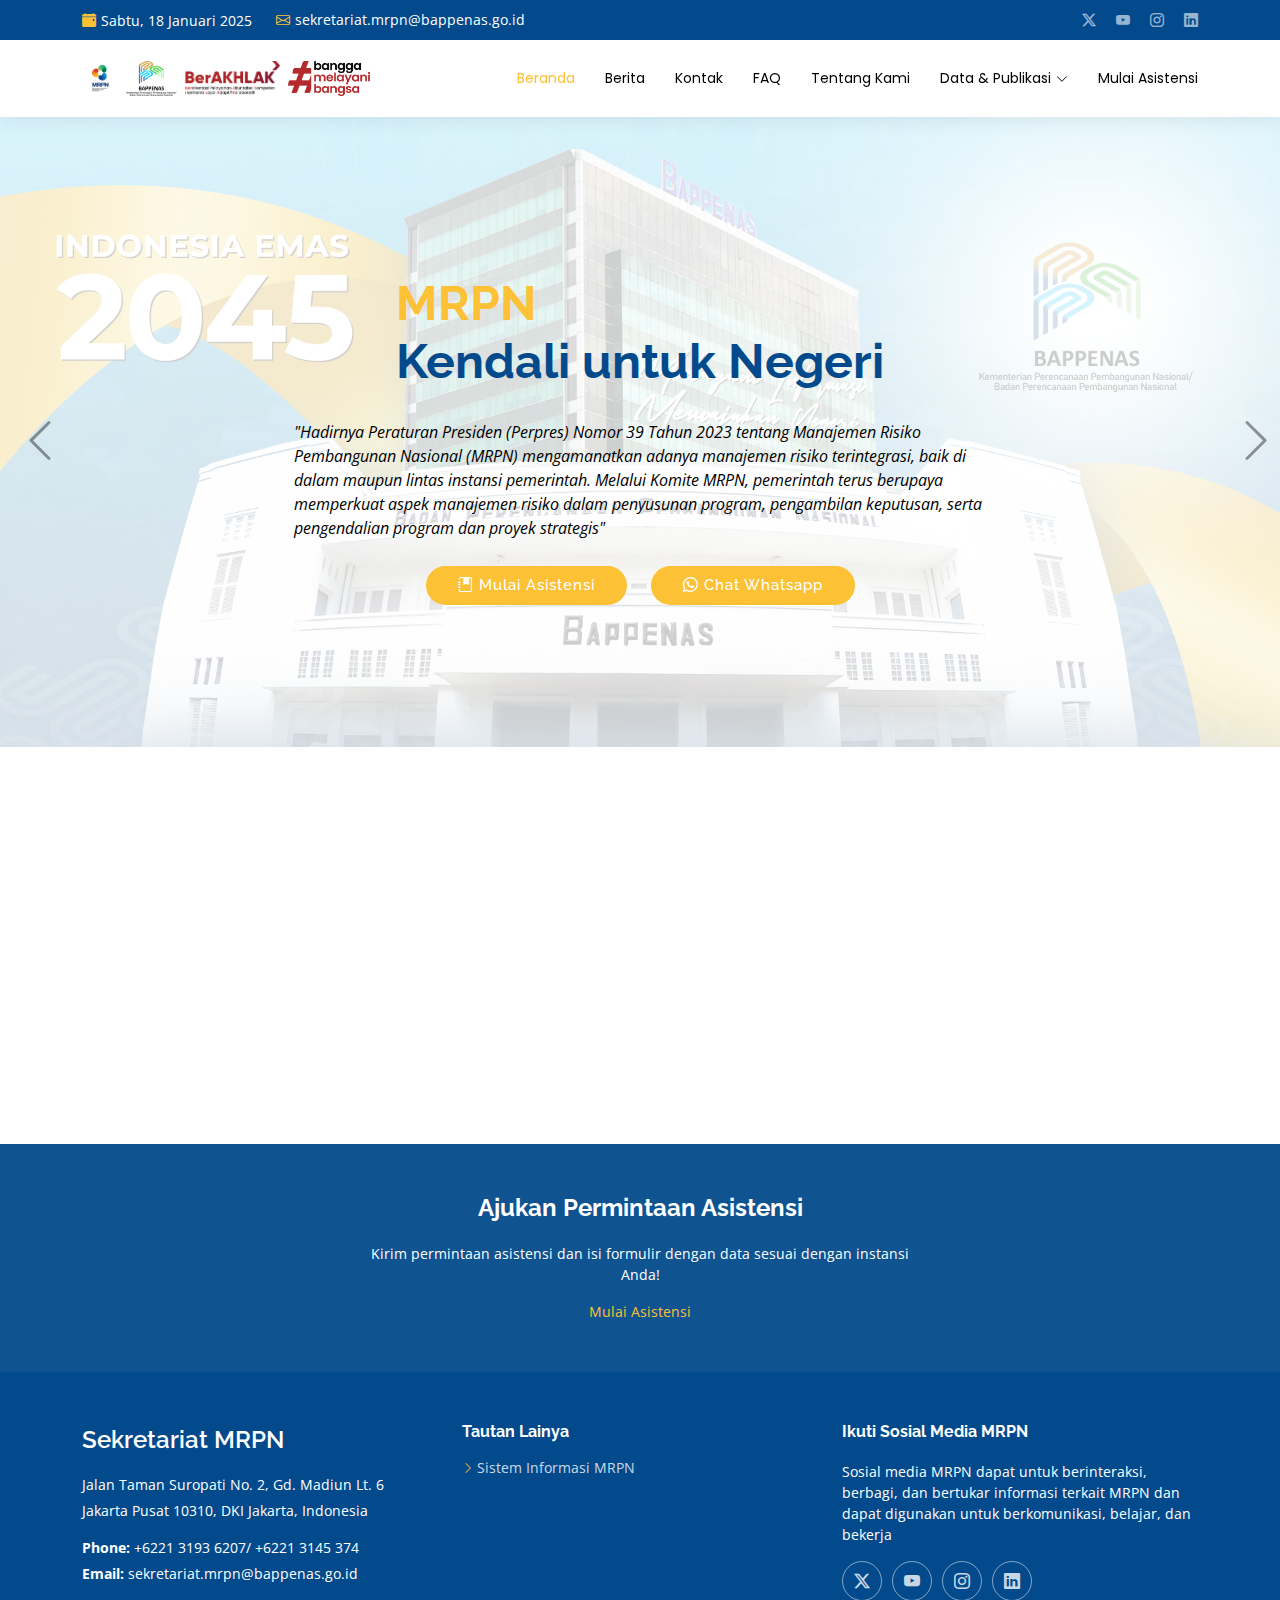
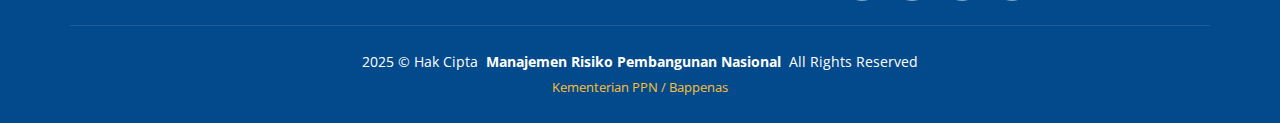
<file: index.html>
<!DOCTYPE html>
<html lang="en">

<head>
    <meta charset="utf-8">
    <meta content="width=device-width, initial-scale=1.0" name="viewport">
    <title>Beranda | Sekretariat Manajemen Risiko Pembangunan Nasional</title>
    <meta name="description" content="">
    <meta name="keywords" content="">

    <!-- Favicons -->
    <link href="assets/img/mrpn/fav_mrpn.png" rel="icon">
    <link href="assets/img/mrpn/logo-mrpn.png" rel="apple-touch-icon">

    <!-- Fonts -->
    <link href="https://fonts.googleapis.com" rel="preconnect">
    <link href="https://fonts.gstatic.com" rel="preconnect" crossorigin>
    <link
        href="https://fonts.googleapis.com/css2?family=Open+Sans:ital,wght@0,300;0,400;0,500;0,600;0,700;0,800;1,300;1,400;1,500;1,600;1,700;1,800&family=Poppins:ital,wght@0,100;0,200;0,300;0,400;0,500;0,600;0,700;0,800;0,900;1,100;1,200;1,300;1,400;1,500;1,600;1,700;1,800;1,900&family=Raleway:ital,wght@0,100;0,200;0,300;0,400;0,500;0,600;0,700;0,800;0,900;1,100;1,200;1,300;1,400;1,500;1,600;1,700;1,800;1,900&display=swap"
        rel="stylesheet">

    <!-- Vendor CSS Files -->
    <link href="assets/vendor/bootstrap/css/bootstrap.min.css" rel="stylesheet">
    <link href="assets/vendor/bootstrap-icons/bootstrap-icons.css" rel="stylesheet">
    <link href="assets/vendor/aos/aos.css" rel="stylesheet">
    <link href="assets/vendor/swiper/swiper-bundle.min.css" rel="stylesheet">
    <link href="assets/vendor/glightbox/css/glightbox.min.css" rel="stylesheet">

    <!-- Main CSS File -->
    <link href="assets/css/main.css" rel="stylesheet">

    <!-- =======================================================
  * Template Name: Eterna
  * Template URL: https://bootstrapmade.com/eterna-free-multipurpose-bootstrap-template/
  * Updated: Aug 07 2024 with Bootstrap v5.3.3
  * Author: BootstrapMade.com
  * License: https://bootstrapmade.com/license/
  ======================================================== -->
</head>

<body class="index-page">

    <header id="header" class="header sticky-top">

        <div class="topbar d-flex align-items-center dark-background">
            <div class="container d-flex justify-content-center justify-content-md-between">
                <div class="contact-info d-flex align-items-center">
                    <i class="bi bi-calendar-event-fill d-flex align-items-center"><span>Sabtu, 18 Januari
                            2025</span></i>
                    <i class="bi bi-envelope d-flex align-items-center ms-4">
                        <a href="mailto:contact@example.com">sekretariat.mrpn@bappenas.go.id</a>
                    </i>
                </div>
                <div class="social-links d-none d-md-flex align-items-center">
                    <a href="#" class="twitter"><i class="bi bi-twitter-x"></i></a>
                    <a href="#" class="youtube"><i class="bi bi-youtube"></i></a>
                    <a href="https://www.instagram.com/sekretariat.komitemrpn/" target="_blank" class="instagram"><i class="bi bi-instagram"></i></a>
                    <a href="#" class="linkedin"><i class="bi bi-linkedin"></i></a>
                </div>
            </div>
        </div><!-- End Top Bar -->

        <div class="branding">

            <div class="container position-relative d-flex align-items-center justify-content-between">
                <a href="index.html" class="logo d-flex align-items-center">
                    <!-- Uncomment the line below if you also wish to use an image logo -->
                    <img src="assets/img/mrpn/logo_mrpn.png" alt="">
                    <img src="assets/img/mrpn/logo_bappe.png" alt="">
                    <img src="assets/img/mrpn/logo_akhlak.png" alt="">
                    <img src="assets/img/mrpn/logo_bangga.png" alt="">
                    <!-- <h1 class="sitename">Eterna<br></h1> -->
                </a>

                <nav id="navmenu" class="navmenu">
                    <ul>
                        <li><a href="index.html" class="active">Beranda</a></li>
                        <li><a href="berita.html">Berita</a></li>
                        <li><a href="kontak.html">Kontak</a></li>
                        <li><a href="faq.html">FAQ</a></li>
                        <li><a href="tentang.html">Tentang Kami</a></li>
                        <li class="dropdown"><a href="#"><span>Data & Publikasi</span> <i
                                    class="bi bi-chevron-down toggle-dropdown"></i></a>
                            <ul>
                                <li><a href="unduhan.html">Unduhan</a></li>
                                <li class="dropdown"><a href="#"><span>Publikasi</span> <i
                                            class="bi bi-chevron-down toggle-dropdown"></i></a>
                                    <ul>
                                        <li><a href="#">Publikasi MRPN A</a></li>
                                        <li><a href="#">Publikasi MRPN B</a></li>
                                        <li><a href="#">Publikasi MRPN C</a></li>
                                        <li><a href="#">Publikasi MRPN D</a></li>
                                        <li><a href="#">Publikasi MRPN E</a></li>
                                    </ul>
                                </li>
                            </ul>
                        </li>
                        <li><a class="btn-getstarted" href="asistensi.html">Mulai Asistensi</a></li>
                    </ul>
                    <i class="mobile-nav-toggle d-xl-none bi bi-list"></i>
                </nav>

            </div>

        </div>

    </header>

    <main class="main">

        <!-- Hero Section -->
        <section id="hero" class="hero section">

            <div id="hero-carousel" class="carousel slide carousel-fade" data-bs-ride="carousel"
                data-bs-interval="5000">

                <div class="carousel-item active">
                    <img src="assets/img/mrpn/car-bappe.jpg" alt="">
                    <div class="carousel-container">
                        <h2><span>MRPN </span></br>Kendali untuk Negeri</h2>
                        <p><i>"Hadirnya Peraturan Presiden (Perpres) Nomor 39 Tahun 2023 tentang Manajemen Risiko
                                Pembangunan Nasional (MRPN) mengamanatkan adanya manajemen risiko terintegrasi, baik di
                                dalam maupun lintas instansi pemerintah. Melalui Komite MRPN, pemerintah terus berupaya
                                memperkuat aspek manajemen risiko dalam penyusunan program, pengambilan keputusan, serta
                                pengendalian program dan proyek strategis"</i></p>
                        <div>
                            <a href="asistensi.html" class="btn-get-started bi bi-journal-bookmark-fill"> Mulai
                                Asistensi</a>
                            <a href="https://api.whatsapp.com/send/?phone=081215857884" class="btn-get-started bi bi-whatsapp"> Chat Whatsapp</a>
                        </div>
                    </div>
                </div><!-- End Carousel Item -->

                <div class="carousel-item">
                    <img src="assets/img/hero-carousel/hero-carousel-2.jpg" alt="">
                    <div class="carousel-container">
                        <h2>At vero eos et accusamus</h2>
                        <p>Nam libero tempore, cum soluta nobis est eligendi optio cumque nihil impedit quo minus id
                            quod maxime placeat facere possimus, omnis voluptas assumenda est, omnis dolor repellendus.
                            Temporibus autem quibusdam et aut officiis debitis aut.</p>
                        <a href="asistensi.html" class="btn-get-started">Get Started</a>
                    </div>
                </div><!-- End Carousel Item -->

                <div class="carousel-item">
                    <img src="assets/img/hero-carousel/hero-carousel-3.jpg" alt="">
                    <div class="carousel-container">
                        <h2>Temporibus autem quibusdam</h2>
                        <p>Beatae vitae dicta sunt explicabo. Nemo enim ipsam voluptatem quia voluptas sit aspernatur
                            aut odit aut fugit, sed quia consequuntur magni dolores eos qui ratione voluptatem sequi
                            nesciunt omnis iste natus error sit voluptatem accusantium.</p>
                        <a href="asistensi.html" class="btn-get-started">Get Started</a>
                    </div>
                </div><!-- End Carousel Item -->

                <a class="carousel-control-prev" href="#hero-carousel" role="button" data-bs-slide="prev">
                    <span class="carousel-control-prev-icon bi bi-chevron-left" aria-hidden="true"></span>
                </a>

                <a class="carousel-control-next" href="#hero-carousel" role="button" data-bs-slide="next">
                    <span class="carousel-control-next-icon bi bi-chevron-right" aria-hidden="true"></span>
                </a>

            </div>
        </section><!-- /Hero Section -->
        
        <!-- Clients Section -->
        <section id="clients" class="section clients">

            <!-- Section Title -->
            <div class="container section-title" data-aos="fade-up">
                <h2>Clients</h2>
                <p>Necessitatibus eius consequatur ex aliquid fuga eum quidem sint consectetur velit. Quisquam quos
                    quisquam cupiditate. Et nemo qui impedit suscipit alias ea. Quia fugiat sit in iste officiis commodi
                    quidem hic quas</p>
            </div><!-- End Section Title -->

            <div class="container" data-aos="fade-up" data-aos-delay="100">

                <div class="swiper init-swiper">
                    <script type="application/json" class="swiper-config">
    {
      "loop": true,
      "speed": 600,
      "autoplay": {
        "delay": 5000
      },
      "slidesPerView": "auto",
      "pagination": {
        "el": ".swiper-pagination",
        "type": "bullets",
        "clickable": true
      },
      "breakpoints": {
        "320": {
          "slidesPerView": 2,
          "spaceBetween": 40
        },
        "480": {
          "slidesPerView": 3,
          "spaceBetween": 60
        },
        "640": {
          "slidesPerView": 4,
          "spaceBetween": 80
        },
        "992": {
          "slidesPerView": 6,
          "spaceBetween": 120
        }
      }
    }
  </script>
                    <div class="swiper-wrapper align-items-center">
                        <div class="swiper-slide"><img src="assets/img/clients/client-1.png" class="img-fluid" alt="">
                        </div>
                        <div class="swiper-slide"><img src="assets/img/clients/client-2.png" class="img-fluid" alt="">
                        </div>
                        <div class="swiper-slide"><img src="assets/img/clients/client-3.png" class="img-fluid" alt="">
                        </div>
                        <div class="swiper-slide"><img src="assets/img/clients/client-4.png" class="img-fluid" alt="">
                        </div>
                        <div class="swiper-slide"><img src="assets/img/clients/client-5.png" class="img-fluid" alt="">
                        </div>
                        <div class="swiper-slide"><img src="assets/img/clients/client-6.png" class="img-fluid" alt="">
                        </div>
                        <div class="swiper-slide"><img src="assets/img/clients/client-7.png" class="img-fluid" alt="">
                        </div>
                        <div class="swiper-slide"><img src="assets/img/clients/client-8.png" class="img-fluid" alt="">
                        </div>
                    </div>
                    <div class="swiper-pagination"></div>
                </div>

            </div>

        </section><!-- /Clients Section -->


    </main>

    <footer id="footer" class="footer position-relative dark-background">

        <div class="footer-newsletter">
            <div class="container">
                <div class="row justify-content-center text-center">
                    <div class="col-lg-6">
                        <h4>Ajukan Permintaan Asistensi</h4>
                        <p>Kirim permintaan asistensi dan isi formulir dengan data sesuai dengan instansi Anda!</p>
                        <a href="#" class="btn-get-started">Mulai Asistensi</a>
                    </div>
                </div>
            </div>
        </div>

        <div class="container footer-top">
            <div class="row gy-4">
                <div class="col-lg-4 col-md-6 footer-about">
                    <a href="index.html" class="d-flex align-items-center">
                        <span class="sitename">Sekretariat MRPN</span>
                    </a>
                    <div class="footer-contact pt-3">
                        <p>Jalan Taman Suropati No. 2, Gd. Madiun Lt. 6</p>
                        <p>Jakarta Pusat 10310, DKI Jakarta, Indonesia</p>
                        <p class="mt-3"><strong>Phone:</strong> <span>+6221 3193 6207/ +6221 3145 374</span></p>
                        <p><strong>Email:</strong> <span>sekretariat.mrpn@bappenas.go.id</span></p>
                    </div>
                </div>

                <!-- <div class="col-lg-2 col-md-3 footer-links">
                </div> -->

                <div class="col-lg-4 col-md-6 footer-links">
                    <h4>Tautan Lainya</h4>
                    <ul>
                        <li><i class="bi bi-chevron-right"></i> <a href="#">Sistem Informasi MRPN</a></li>
                        <!-- <li><i class="bi bi-chevron-right"></i> <a href="#">About us</a></li>
            <li><i class="bi bi-chevron-right"></i> <a href="#">Services</a></li>
            <li><i class="bi bi-chevron-right"></i> <a href="#">Terms of service</a></li> -->
                    </ul>
                </div>

                <div class="col-lg-4 col-md-12">
                    <h4>Ikuti Sosial Media MRPN</h4>
                    <p>Sosial media MRPN dapat untuk berinteraksi, berbagi, dan bertukar informasi terkait MRPN dan
                        dapat digunakan untuk berkomunikasi, belajar, dan bekerja</p>
                    <div class="social-links d-flex">
                        <a href=""><i class="bi bi-twitter-x"></i></a>
                        <a href=""><i class="bi bi-youtube"></i></a>
                        <a href=""><i class="bi bi-instagram"></i></a>
                        <a href=""><i class="bi bi-linkedin"></i></a>
                    </div>
                </div>

            </div>
        </div>

        <div class="container copyright text-center mt-4">
            <p>2025 © <span>Hak Cipta</span> <strong class="px-1 sitename">Manajemen Risiko Pembangunan
                    Nasional</strong> <span>All Rights Reserved</span></p>
            <div class="credits">
                <a href="https://bappenas.go.id/">Kementerian PPN / Bappenas</a>
            </div>
        </div>

    </footer>

    <!-- Scroll Top -->
    <a href="#" id="scroll-top" class="scroll-top d-flex align-items-center justify-content-center"><i
            class="bi bi-arrow-up-short"></i></a>

    <!-- Preloader -->
    <div id="preloader"></div>

    <!-- Vendor JS Files -->
    <script src="assets/vendor/bootstrap/js/bootstrap.bundle.min.js"></script>
    <script src="assets/vendor/php-email-form/validate.js"></script>
    <script src="assets/vendor/aos/aos.js"></script>
    <script src="assets/vendor/swiper/swiper-bundle.min.js"></script>
    <script src="assets/vendor/purecounter/purecounter_vanilla.js"></script>
    <script src="assets/vendor/waypoints/noframework.waypoints.js"></script>
    <script src="assets/vendor/glightbox/js/glightbox.min.js"></script>
    <script src="assets/vendor/imagesloaded/imagesloaded.pkgd.min.js"></script>
    <script src="assets/vendor/isotope-layout/isotope.pkgd.min.js"></script>

    <!-- Main JS File -->
    <script src="assets/js/main.js"></script>

</body>

</html>
</file>
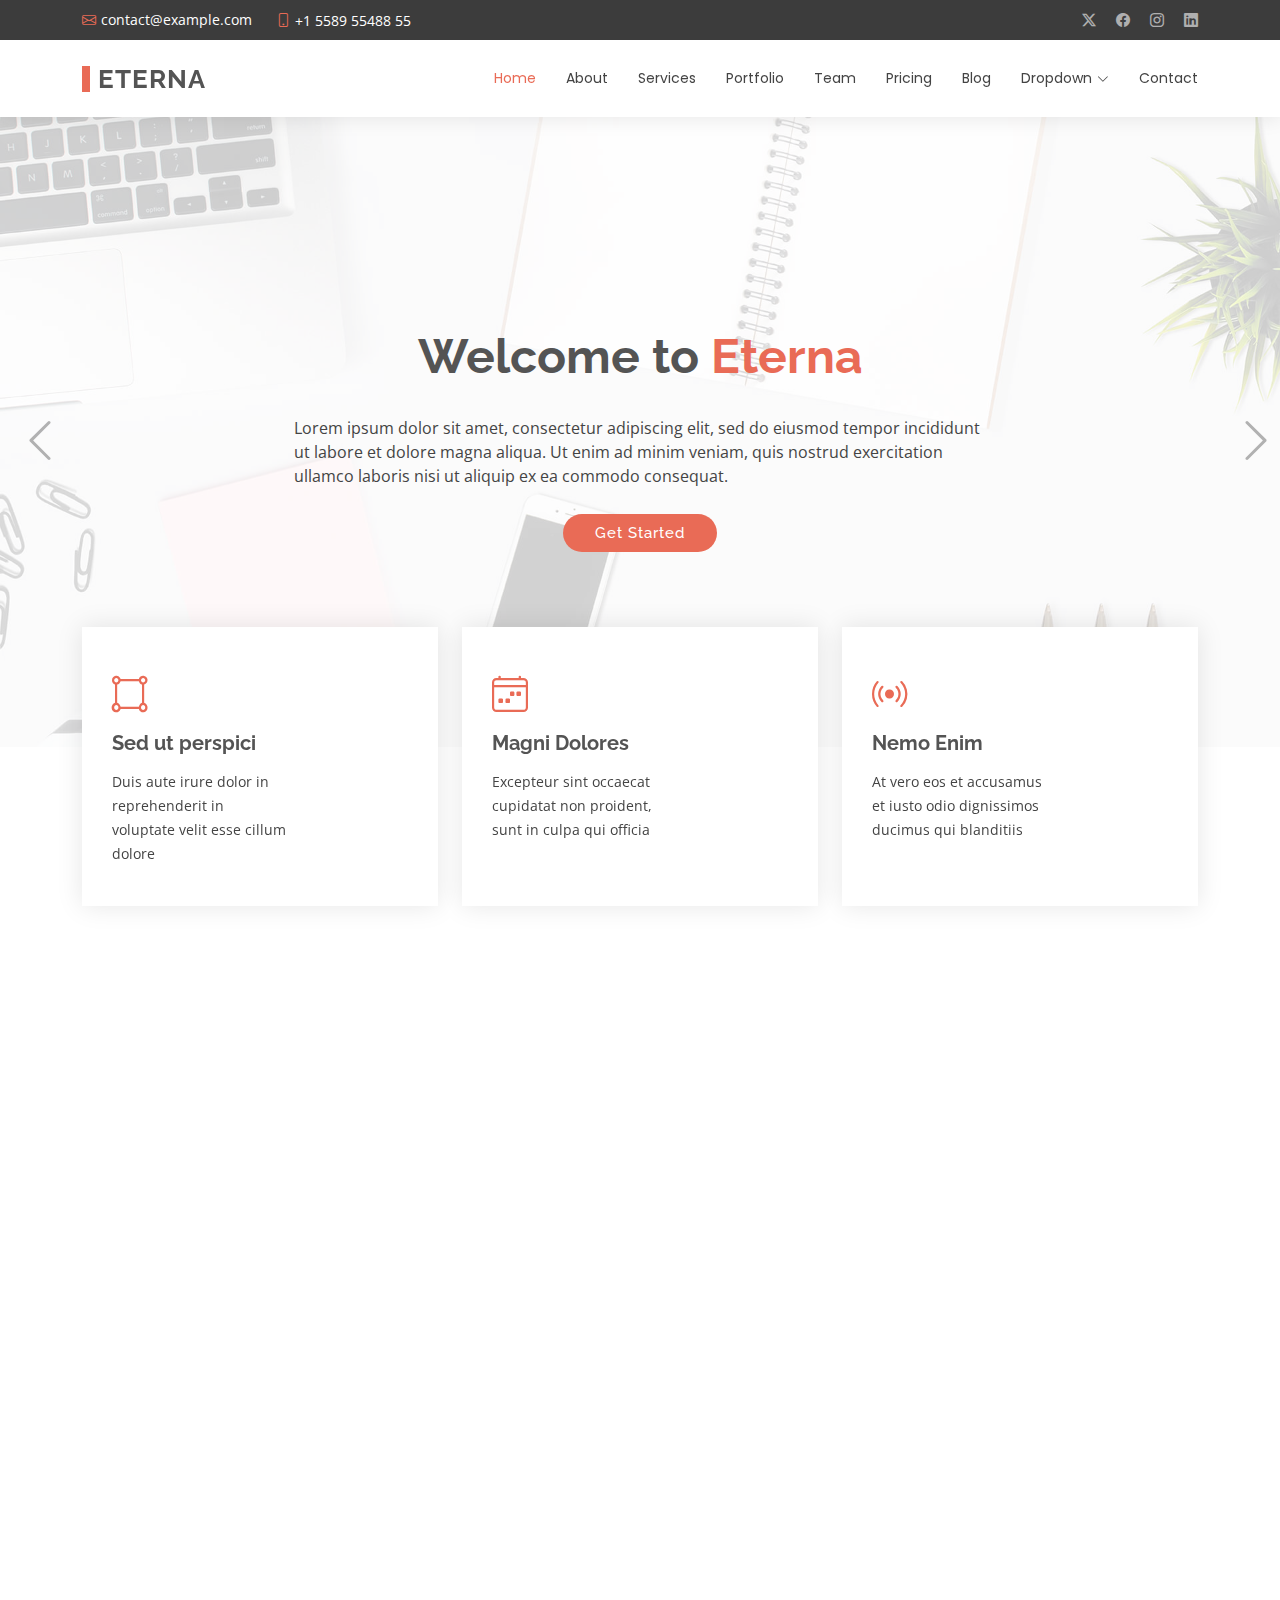
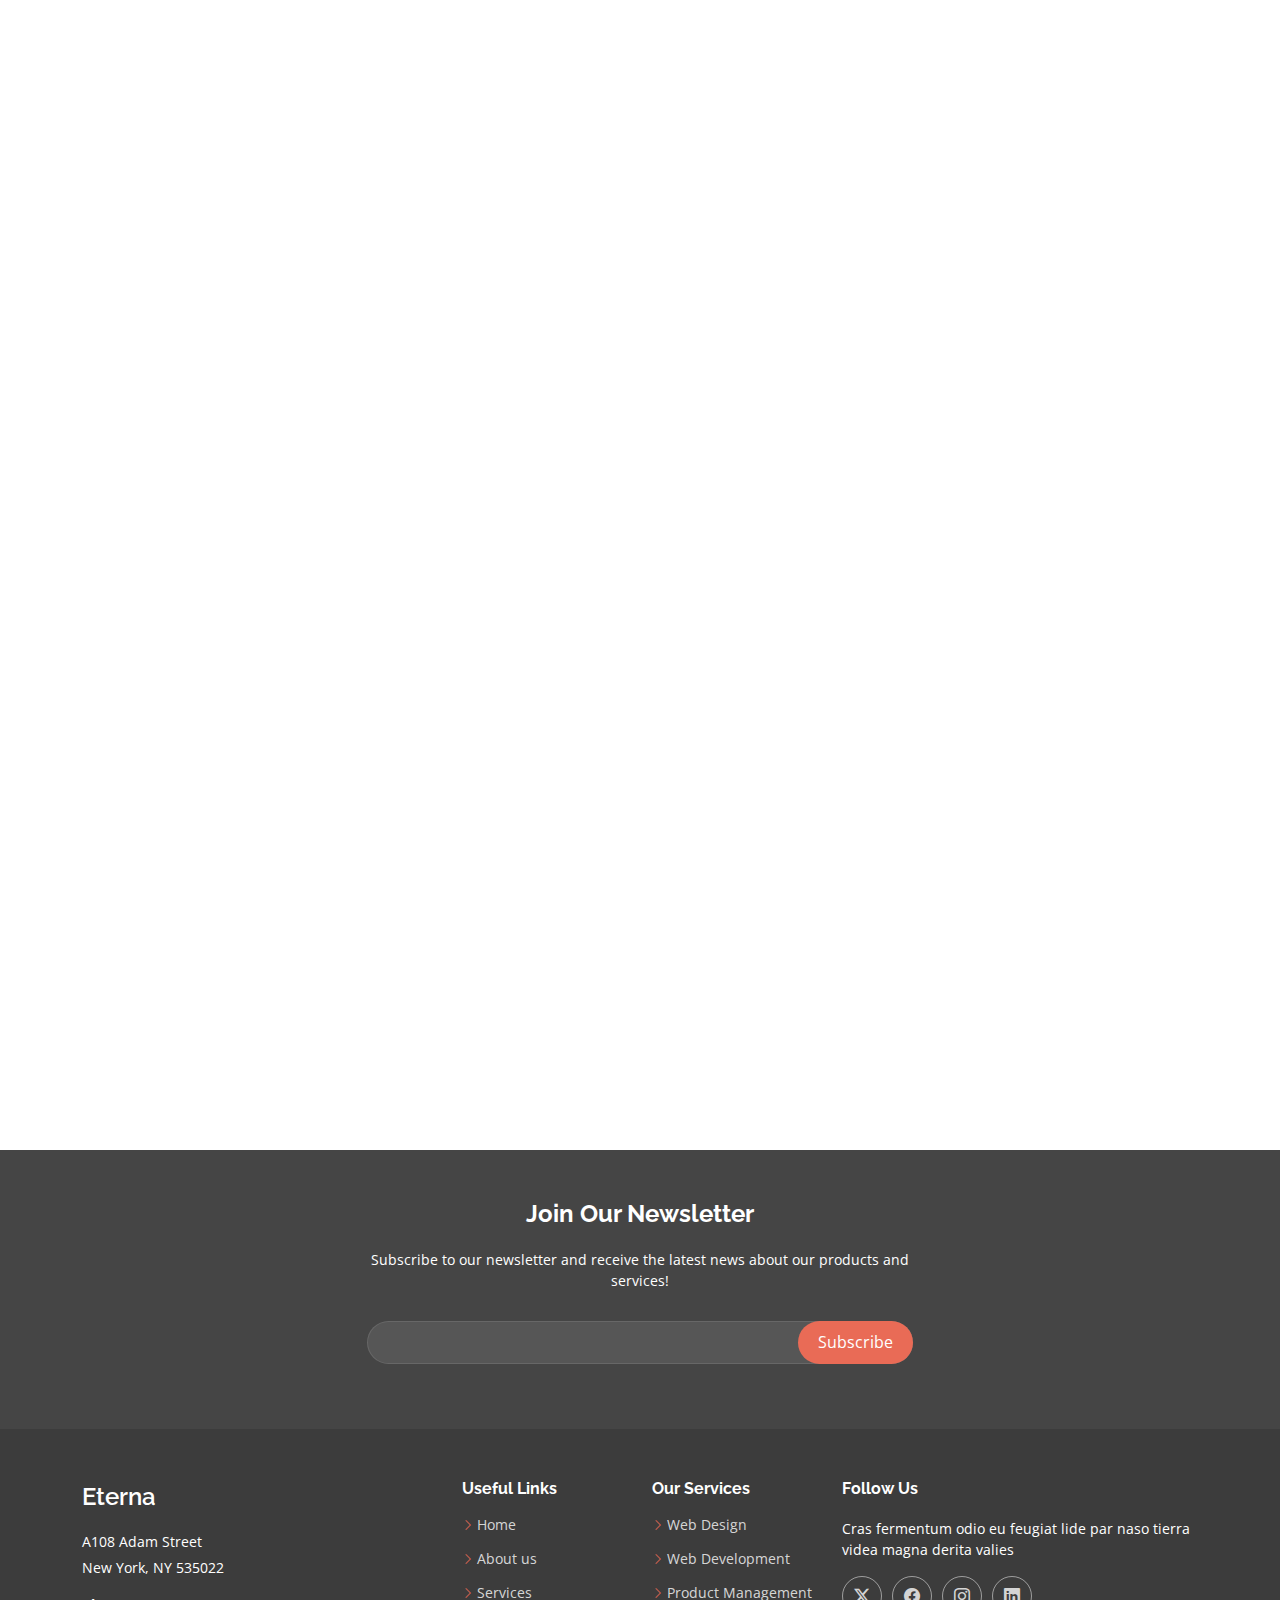
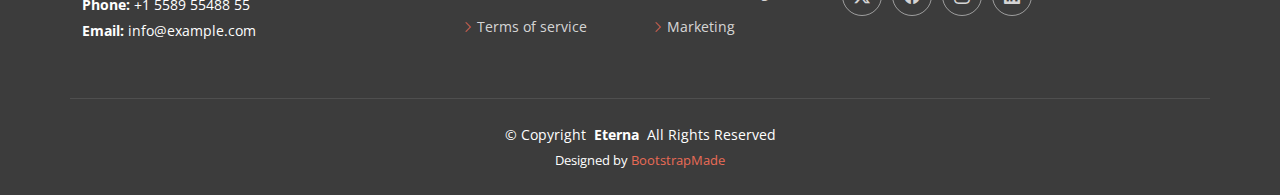
<file: ref/index.html>
<!DOCTYPE html>
<html lang="en">

<head>
  <meta charset="utf-8">
  <meta content="width=device-width, initial-scale=1.0" name="viewport">
  <title>Index - Eterna Bootstrap Template</title>
  <meta name="description" content="">
  <meta name="keywords" content="">

  <!-- Favicons -->
  <link href="assets/img/favicon.png" rel="icon">
  <link href="assets/img/apple-touch-icon.png" rel="apple-touch-icon">

  <!-- Fonts -->
  <link href="https://fonts.googleapis.com" rel="preconnect">
  <link href="https://fonts.gstatic.com" rel="preconnect" crossorigin>
  <link href="https://fonts.googleapis.com/css2?family=Open+Sans:ital,wght@0,300;0,400;0,500;0,600;0,700;0,800;1,300;1,400;1,500;1,600;1,700;1,800&family=Poppins:ital,wght@0,100;0,200;0,300;0,400;0,500;0,600;0,700;0,800;0,900;1,100;1,200;1,300;1,400;1,500;1,600;1,700;1,800;1,900&family=Raleway:ital,wght@0,100;0,200;0,300;0,400;0,500;0,600;0,700;0,800;0,900;1,100;1,200;1,300;1,400;1,500;1,600;1,700;1,800;1,900&display=swap" rel="stylesheet">

  <!-- Vendor CSS Files -->
  <link href="assets/vendor/bootstrap/css/bootstrap.min.css" rel="stylesheet">
  <link href="assets/vendor/bootstrap-icons/bootstrap-icons.css" rel="stylesheet">
  <link href="assets/vendor/aos/aos.css" rel="stylesheet">
  <link href="assets/vendor/swiper/swiper-bundle.min.css" rel="stylesheet">
  <link href="assets/vendor/glightbox/css/glightbox.min.css" rel="stylesheet">

  <!-- Main CSS File -->
  <link href="assets/css/main.css" rel="stylesheet">

  <!-- =======================================================
  * Template Name: Eterna
  * Template URL: https://bootstrapmade.com/eterna-free-multipurpose-bootstrap-template/
  * Updated: Aug 07 2024 with Bootstrap v5.3.3
  * Author: BootstrapMade.com
  * License: https://bootstrapmade.com/license/
  ======================================================== -->
</head>

<body class="index-page">

  <header id="header" class="header sticky-top">

    <div class="topbar d-flex align-items-center dark-background">
      <div class="container d-flex justify-content-center justify-content-md-between">
        <div class="contact-info d-flex align-items-center">
          <i class="bi bi-envelope d-flex align-items-center"><a href="mailto:contact@example.com">contact@example.com</a></i>
          <i class="bi bi-phone d-flex align-items-center ms-4"><span>+1 5589 55488 55</span></i>
        </div>
        <div class="social-links d-none d-md-flex align-items-center">
          <a href="#" class="twitter"><i class="bi bi-twitter-x"></i></a>
          <a href="#" class="facebook"><i class="bi bi-facebook"></i></a>
          <a href="#" class="instagram"><i class="bi bi-instagram"></i></a>
          <a href="#" class="linkedin"><i class="bi bi-linkedin"></i></a>
        </div>
      </div>
    </div><!-- End Top Bar -->

    <div class="branding">

      <div class="container position-relative d-flex align-items-center justify-content-between">
        <a href="index.html" class="logo d-flex align-items-center">
          <!-- Uncomment the line below if you also wish to use an image logo -->
          <!-- <img src="assets/img/logo.png" alt=""> -->
          <h1 class="sitename">Eterna<br></h1>
        </a>

        <nav id="navmenu" class="navmenu">
          <ul>
            <li><a href="index.html" class="active">Home</a></li>
            <li><a href="about.html">About</a></li>
            <li><a href="services.html">Services</a></li>
            <li><a href="portfolio.html">Portfolio</a></li>
            <li><a href="team.html">Team</a></li>
            <li><a href="pricing.html">Pricing</a></li>
            <li><a href="blog.html">Blog</a></li>
            <li class="dropdown"><a href="#"><span>Dropdown</span> <i class="bi bi-chevron-down toggle-dropdown"></i></a>
              <ul>
                <li><a href="#">Dropdown 1</a></li>
                <li class="dropdown"><a href="#"><span>Deep Dropdown</span> <i class="bi bi-chevron-down toggle-dropdown"></i></a>
                  <ul>
                    <li><a href="#">Deep Dropdown 1</a></li>
                    <li><a href="#">Deep Dropdown 2</a></li>
                    <li><a href="#">Deep Dropdown 3</a></li>
                    <li><a href="#">Deep Dropdown 4</a></li>
                    <li><a href="#">Deep Dropdown 5</a></li>
                  </ul>
                </li>
                <li><a href="#">Dropdown 2</a></li>
                <li><a href="#">Dropdown 3</a></li>
                <li><a href="#">Dropdown 4</a></li>
              </ul>
            </li>
            <li><a href="contact.html">Contact</a></li>
          </ul>
          <i class="mobile-nav-toggle d-xl-none bi bi-list"></i>
        </nav>

      </div>

    </div>

  </header>

  <main class="main">

    <!-- Hero Section -->
    <section id="hero" class="hero section">

      <div id="hero-carousel" class="carousel slide carousel-fade" data-bs-ride="carousel" data-bs-interval="5000">

        <div class="carousel-item active">
          <img src="assets/img/hero-carousel/hero-carousel-1.jpg" alt="">
          <div class="carousel-container">
            <h2>Welcome to <span>Eterna</span></h2>
            <p>Lorem ipsum dolor sit amet, consectetur adipiscing elit, sed do eiusmod tempor incididunt ut labore et dolore magna aliqua. Ut enim ad minim veniam, quis nostrud exercitation ullamco laboris nisi ut aliquip ex ea commodo consequat.</p>
            <a href="about.html" class="btn-get-started">Get Started</a>
          </div>
        </div><!-- End Carousel Item -->

        <div class="carousel-item">
          <img src="assets/img/hero-carousel/hero-carousel-2.jpg" alt="">
          <div class="carousel-container">
            <h2>At vero eos et accusamus</h2>
            <p>Nam libero tempore, cum soluta nobis est eligendi optio cumque nihil impedit quo minus id quod maxime placeat facere possimus, omnis voluptas assumenda est, omnis dolor repellendus. Temporibus autem quibusdam et aut officiis debitis aut.</p>
            <a href="about.html" class="btn-get-started">Get Started</a>
          </div>
        </div><!-- End Carousel Item -->

        <div class="carousel-item">
          <img src="assets/img/hero-carousel/hero-carousel-3.jpg" alt="">
          <div class="carousel-container">
            <h2>Temporibus autem quibusdam</h2>
            <p>Beatae vitae dicta sunt explicabo. Nemo enim ipsam voluptatem quia voluptas sit aspernatur aut odit aut fugit, sed quia consequuntur magni dolores eos qui ratione voluptatem sequi nesciunt omnis iste natus error sit voluptatem accusantium.</p>
            <a href="about.html" class="btn-get-started">Get Started</a>
          </div>
        </div><!-- End Carousel Item -->

        <a class="carousel-control-prev" href="#hero-carousel" role="button" data-bs-slide="prev">
          <span class="carousel-control-prev-icon bi bi-chevron-left" aria-hidden="true"></span>
        </a>

        <a class="carousel-control-next" href="#hero-carousel" role="button" data-bs-slide="next">
          <span class="carousel-control-next-icon bi bi-chevron-right" aria-hidden="true"></span>
        </a>

      </div>

      <div class="featured container">

        <div class="row gy-4">

          <div class="col-lg-4 d-flex" data-aos="fade-up" data-aos-delay="100">
            <div class="featured-item position-relative">
              <div class="icon"><i class="bi bi-bounding-box-circles icon"></i></div>
              <h4><a href="" class="stretched-link">Sed ut perspici</a></h4>
              <p>Duis aute irure dolor in reprehenderit in voluptate velit esse cillum dolore</p>
            </div>
          </div><!-- End Featured Item -->

          <div class="col-lg-4 d-flex" data-aos="fade-up" data-aos-delay="200">
            <div class="featured-item position-relative">
              <div class="icon"><i class="bi bi-calendar4-week icon"></i></div>
              <h4><a href="" class="stretched-link">Magni Dolores</a></h4>
              <p>Excepteur sint occaecat cupidatat non proident, sunt in culpa qui officia</p>
            </div>
          </div><!-- End Featured Item -->

          <div class="col-lg-4 d-flex" data-aos="fade-up" data-aos-delay="300">
            <div class="featured-item position-relative">
              <div class="icon"><i class="bi bi-broadcast icon"></i></div>
              <h4><a href="" class="stretched-link">Nemo Enim</a></h4>
              <p>At vero eos et accusamus et iusto odio dignissimos ducimus qui blanditiis</p>
            </div>
          </div><!-- End Featured Item -->

        </div>

      </div>

    </section><!-- /Hero Section -->

    <!-- About Section -->
    <section id="about" class="section about">

      <div class="container" data-aos="fade-up" data-aos-delay="100">

        <div class="row gy-4">
          <div class="col-lg-6 order-1 order-lg-2">
            <img src="assets/img/about.jpg" class="img-fluid" alt="">
          </div>
          <div class="col-lg-6 order-2 order-lg-1 content">
            <h3>Voluptatem dignissimos provident</h3>
            <p class="fst-italic">
              Lorem ipsum dolor sit amet, consectetur adipiscing elit, sed do eiusmod tempor incididunt ut labore et dolore
              magna aliqua.
            </p>
            <ul>
              <li><i class="bi bi-check2-all"></i> <span>Ullamco laboris nisi ut aliquip ex ea commodo consequat.</span></li>
              <li><i class="bi bi-check2-all"></i> <span>Duis aute irure dolor in reprehenderit in voluptate velit.</span></li>
              <li><i class="bi bi-check2-all"></i> <span>Ullamco laboris nisi ut aliquip ex ea commodo consequat. Duis aute irure dolor in reprehenderit in voluptate trideta storacalaperda mastiro dolore eu fugiat nulla pariatur.</span></li>
            </ul>
            <p>
              Ullamco laboris nisi ut aliquip ex ea commodo consequat. Duis aute irure dolor in reprehenderit in voluptate
              velit esse cillum dolore eu fugiat nulla pariatur. Excepteur sint occaecat cupidatat non proident
            </p>
          </div>
        </div>

      </div>

    </section><!-- /About Section -->

    <!-- Services Section -->
    <section id="services" class="services section">

      <div class="container">

        <div class="row gy-4">

          <div class="col-lg-4 col-md-6" data-aos="fade-up" data-aos-delay="100">
            <div class="service-item  position-relative">
              <div class="icon">
                <i class="bi bi-activity"></i>
              </div>
              <a href="#" class="stretched-link">
                <h3>Nesciunt Mete</h3>
              </a>
              <p>Provident nihil minus qui consequatur non omnis maiores. Eos accusantium minus dolores iure perferendis tempore et consequatur.</p>
            </div>
          </div><!-- End Service Item -->

          <div class="col-lg-4 col-md-6" data-aos="fade-up" data-aos-delay="200">
            <div class="service-item position-relative">
              <div class="icon">
                <i class="bi bi-broadcast"></i>
              </div>
              <a href="#" class="stretched-link">
                <h3>Eosle Commodi</h3>
              </a>
              <p>Ut autem aut autem non a. Sint sint sit facilis nam iusto sint. Libero corrupti neque eum hic non ut nesciunt dolorem.</p>
            </div>
          </div><!-- End Service Item -->

          <div class="col-lg-4 col-md-6" data-aos="fade-up" data-aos-delay="300">
            <div class="service-item position-relative">
              <div class="icon">
                <i class="bi bi-easel"></i>
              </div>
              <a href="#" class="stretched-link">
                <h3>Ledo Markt</h3>
              </a>
              <p>Ut excepturi voluptatem nisi sed. Quidem fuga consequatur. Minus ea aut. Vel qui id voluptas adipisci eos earum corrupti.</p>
            </div>
          </div><!-- End Service Item -->

          <div class="col-lg-4 col-md-6" data-aos="fade-up" data-aos-delay="400">
            <div class="service-item position-relative">
              <div class="icon">
                <i class="bi bi-bounding-box-circles"></i>
              </div>
              <a href="#" class="stretched-link">
                <h3>Asperiores Commodit</h3>
              </a>
              <p>Non et temporibus minus omnis sed dolor esse consequatur. Cupiditate sed error ea fuga sit provident adipisci neque.</p>
              <a href="#" class="stretched-link"></a>
            </div>
          </div><!-- End Service Item -->

          <div class="col-lg-4 col-md-6" data-aos="fade-up" data-aos-delay="500">
            <div class="service-item position-relative">
              <div class="icon">
                <i class="bi bi-calendar4-week"></i>
              </div>
              <a href="#" class="stretched-link">
                <h3>Velit Doloremque</h3>
              </a>
              <p>Cumque et suscipit saepe. Est maiores autem enim facilis ut aut ipsam corporis aut. Sed animi at autem alias eius labore.</p>
              <a href="#" class="stretched-link"></a>
            </div>
          </div><!-- End Service Item -->

          <div class="col-lg-4 col-md-6" data-aos="fade-up" data-aos-delay="600">
            <div class="service-item position-relative">
              <div class="icon">
                <i class="bi bi-chat-square-text"></i>
              </div>
              <a href="#" class="stretched-link">
                <h3>Dolori Architecto</h3>
              </a>
              <p>Hic molestias ea quibusdam eos. Fugiat enim doloremque aut neque non et debitis iure. Corrupti recusandae ducimus enim.</p>
              <a href="#" class="stretched-link"></a>
            </div>
          </div><!-- End Service Item -->

        </div>

      </div>

    </section><!-- /Services Section -->

    <!-- Clients Section -->
    <section id="clients" class="section clients">

      <!-- Section Title -->
      <div class="container section-title" data-aos="fade-up">
        <h2>Clients</h2>
        <p>Necessitatibus eius consequatur ex aliquid fuga eum quidem sint consectetur velit. Quisquam quos quisquam cupiditate. Et nemo qui impedit suscipit alias ea. Quia fugiat sit in iste officiis commodi quidem hic quas</p>
      </div><!-- End Section Title -->

      <div class="container" data-aos="fade-up" data-aos-delay="100">

        <div class="swiper init-swiper">
          <script type="application/json" class="swiper-config">
            {
              "loop": true,
              "speed": 600,
              "autoplay": {
                "delay": 5000
              },
              "slidesPerView": "auto",
              "pagination": {
                "el": ".swiper-pagination",
                "type": "bullets",
                "clickable": true
              },
              "breakpoints": {
                "320": {
                  "slidesPerView": 2,
                  "spaceBetween": 40
                },
                "480": {
                  "slidesPerView": 3,
                  "spaceBetween": 60
                },
                "640": {
                  "slidesPerView": 4,
                  "spaceBetween": 80
                },
                "992": {
                  "slidesPerView": 6,
                  "spaceBetween": 120
                }
              }
            }
          </script>
          <div class="swiper-wrapper align-items-center">
            <div class="swiper-slide"><img src="assets/img/clients/client-1.png" class="img-fluid" alt=""></div>
            <div class="swiper-slide"><img src="assets/img/clients/client-2.png" class="img-fluid" alt=""></div>
            <div class="swiper-slide"><img src="assets/img/clients/client-3.png" class="img-fluid" alt=""></div>
            <div class="swiper-slide"><img src="assets/img/clients/client-4.png" class="img-fluid" alt=""></div>
            <div class="swiper-slide"><img src="assets/img/clients/client-5.png" class="img-fluid" alt=""></div>
            <div class="swiper-slide"><img src="assets/img/clients/client-6.png" class="img-fluid" alt=""></div>
            <div class="swiper-slide"><img src="assets/img/clients/client-7.png" class="img-fluid" alt=""></div>
            <div class="swiper-slide"><img src="assets/img/clients/client-8.png" class="img-fluid" alt=""></div>
          </div>
          <div class="swiper-pagination"></div>
        </div>

      </div>

    </section><!-- /Clients Section -->

  </main>

  <footer id="footer" class="footer position-relative dark-background">

    <div class="footer-newsletter">
      <div class="container">
        <div class="row justify-content-center text-center">
          <div class="col-lg-6">
            <h4>Join Our Newsletter</h4>
            <p>Subscribe to our newsletter and receive the latest news about our products and services!</p>
            <form action="forms/newsletter.php" method="post" class="php-email-form">
              <div class="newsletter-form"><input type="email" name="email"><input type="submit" value="Subscribe"></div>
              <div class="loading">Loading</div>
              <div class="error-message"></div>
              <div class="sent-message">Your subscription request has been sent. Thank you!</div>
            </form>
          </div>
        </div>
      </div>
    </div>

    <div class="container footer-top">
      <div class="row gy-4">
        <div class="col-lg-4 col-md-6 footer-about">
          <a href="index.html" class="d-flex align-items-center">
            <span class="sitename">Eterna</span>
          </a>
          <div class="footer-contact pt-3">
            <p>A108 Adam Street</p>
            <p>New York, NY 535022</p>
            <p class="mt-3"><strong>Phone:</strong> <span>+1 5589 55488 55</span></p>
            <p><strong>Email:</strong> <span>info@example.com</span></p>
          </div>
        </div>

        <div class="col-lg-2 col-md-3 footer-links">
          <h4>Useful Links</h4>
          <ul>
            <li><i class="bi bi-chevron-right"></i> <a href="#">Home</a></li>
            <li><i class="bi bi-chevron-right"></i> <a href="#">About us</a></li>
            <li><i class="bi bi-chevron-right"></i> <a href="#">Services</a></li>
            <li><i class="bi bi-chevron-right"></i> <a href="#">Terms of service</a></li>
          </ul>
        </div>

        <div class="col-lg-2 col-md-3 footer-links">
          <h4>Our Services</h4>
          <ul>
            <li><i class="bi bi-chevron-right"></i> <a href="#">Web Design</a></li>
            <li><i class="bi bi-chevron-right"></i> <a href="#">Web Development</a></li>
            <li><i class="bi bi-chevron-right"></i> <a href="#">Product Management</a></li>
            <li><i class="bi bi-chevron-right"></i> <a href="#">Marketing</a></li>
          </ul>
        </div>

        <div class="col-lg-4 col-md-12">
          <h4>Follow Us</h4>
          <p>Cras fermentum odio eu feugiat lide par naso tierra videa magna derita valies</p>
          <div class="social-links d-flex">
            <a href=""><i class="bi bi-twitter-x"></i></a>
            <a href=""><i class="bi bi-facebook"></i></a>
            <a href=""><i class="bi bi-instagram"></i></a>
            <a href=""><i class="bi bi-linkedin"></i></a>
          </div>
        </div>

      </div>
    </div>

    <div class="container copyright text-center mt-4">
      <p>© <span>Copyright</span> <strong class="px-1 sitename">Eterna</strong> <span>All Rights Reserved</span></p>
      <div class="credits">
        <!-- All the links in the footer should remain intact. -->
        <!-- You can delete the links only if you've purchased the pro version. -->
        <!-- Licensing information: https://bootstrapmade.com/license/ -->
        <!-- Purchase the pro version with working PHP/AJAX contact form: [buy-url] -->
        Designed by <a href="https://bootstrapmade.com/">BootstrapMade</a>
      </div>
    </div>

  </footer>

  <!-- Scroll Top -->
  <a href="#" id="scroll-top" class="scroll-top d-flex align-items-center justify-content-center"><i class="bi bi-arrow-up-short"></i></a>

  <!-- Preloader -->
  <div id="preloader"></div>

  <!-- Vendor JS Files -->
  <script src="assets/vendor/bootstrap/js/bootstrap.bundle.min.js"></script>
  <script src="assets/vendor/php-email-form/validate.js"></script>
  <script src="assets/vendor/aos/aos.js"></script>
  <script src="assets/vendor/swiper/swiper-bundle.min.js"></script>
  <script src="assets/vendor/purecounter/purecounter_vanilla.js"></script>
  <script src="assets/vendor/waypoints/noframework.waypoints.js"></script>
  <script src="assets/vendor/glightbox/js/glightbox.min.js"></script>
  <script src="assets/vendor/imagesloaded/imagesloaded.pkgd.min.js"></script>
  <script src="assets/vendor/isotope-layout/isotope.pkgd.min.js"></script>

  <!-- Main JS File -->
  <script src="assets/js/main.js"></script>

</body>

</html>
</file>
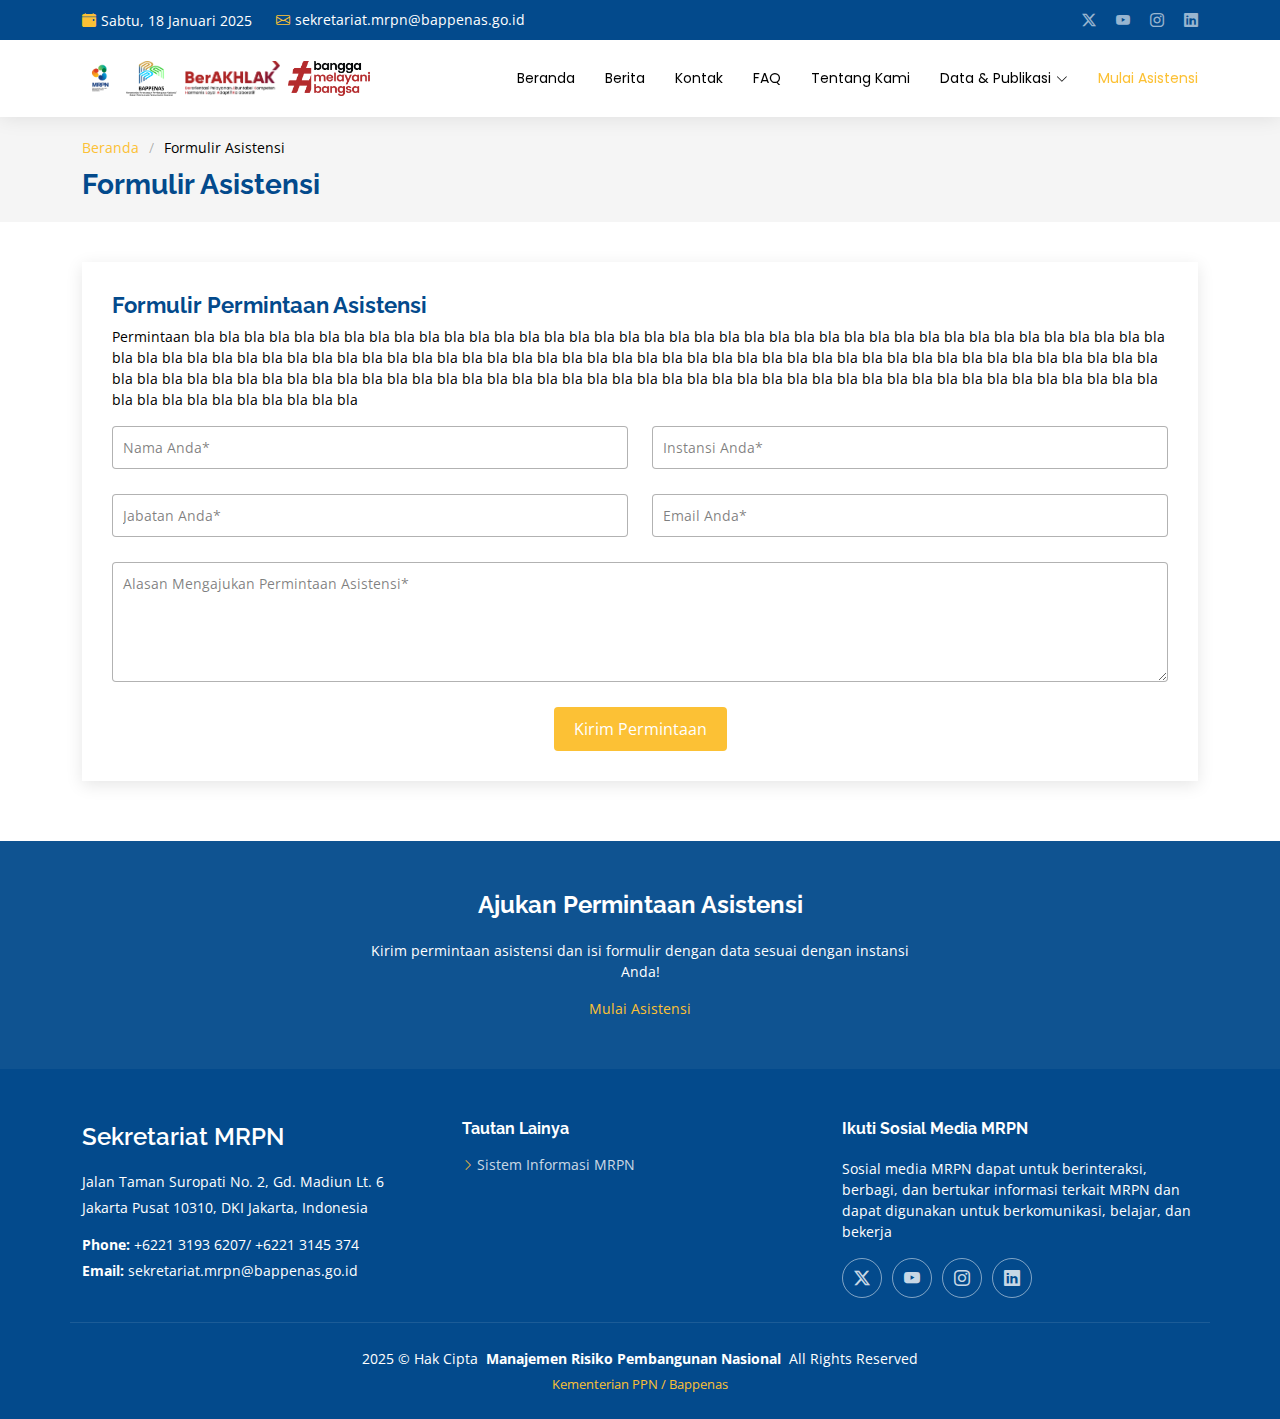
<file: asistensi.html>
<!DOCTYPE html>
<html lang="en">

<head>
    <meta charset="utf-8">
    <meta content="width=device-width, initial-scale=1.0" name="viewport">
    <title>Asistensi | Sekretariat Manajemen Risiko Pembangunan Nasional</title>
    <meta name="description" content="">
    <meta name="keywords" content="">

    <!-- Favicons -->
    <link href="assets/img/mrpn/fav_mrpn.png" rel="icon">
    <link href="assets/img/mrpn/logo-mrpn.png" rel="apple-touch-icon">

    <!-- Fonts -->
    <link href="https://fonts.googleapis.com" rel="preconnect">
    <link href="https://fonts.gstatic.com" rel="preconnect" crossorigin>
    <link
        href="https://fonts.googleapis.com/css2?family=Open+Sans:ital,wght@0,300;0,400;0,500;0,600;0,700;0,800;1,300;1,400;1,500;1,600;1,700;1,800&family=Poppins:ital,wght@0,100;0,200;0,300;0,400;0,500;0,600;0,700;0,800;0,900;1,100;1,200;1,300;1,400;1,500;1,600;1,700;1,800;1,900&family=Raleway:ital,wght@0,100;0,200;0,300;0,400;0,500;0,600;0,700;0,800;0,900;1,100;1,200;1,300;1,400;1,500;1,600;1,700;1,800;1,900&display=swap"
        rel="stylesheet">

    <!-- Vendor CSS Files -->
    <link href="assets/vendor/bootstrap/css/bootstrap.min.css" rel="stylesheet">
    <link href="assets/vendor/bootstrap-icons/bootstrap-icons.css" rel="stylesheet">
    <link href="assets/vendor/aos/aos.css" rel="stylesheet">
    <link href="assets/vendor/swiper/swiper-bundle.min.css" rel="stylesheet">
    <link href="assets/vendor/glightbox/css/glightbox.min.css" rel="stylesheet">

    <!-- Main CSS File -->
    <link href="assets/css/main.css" rel="stylesheet">

    <!-- =======================================================
  * Template Name: Eterna
  * Template URL: https://bootstrapmade.com/eterna-free-multipurpose-bootstrap-template/
  * Updated: Aug 07 2024 with Bootstrap v5.3.3
  * Author: BootstrapMade.com
  * License: https://bootstrapmade.com/license/
  ======================================================== -->
</head>

<body class="index-page">

    <header id="header" class="header sticky-top">

        <div class="topbar d-flex align-items-center dark-background">
            <div class="container d-flex justify-content-center justify-content-md-between">
                <div class="contact-info d-flex align-items-center">
                    <i class="bi bi-calendar-event-fill d-flex align-items-center"><span>Sabtu, 18 Januari
                            2025</span></i>
                    <i class="bi bi-envelope d-flex align-items-center ms-4">
                        <a href="mailto:contact@example.com">sekretariat.mrpn@bappenas.go.id</a>
                    </i>
                </div>
                <div class="social-links d-none d-md-flex align-items-center">
                    <a href="#" class="twitter"><i class="bi bi-twitter-x"></i></a>
                    <a href="#" class="youtube"><i class="bi bi-youtube"></i></a>
                    <a href="#" class="instagram"><i class="bi bi-instagram"></i></a>
                    <a href="#" class="linkedin"><i class="bi bi-linkedin"></i></a>
                </div>
            </div>
        </div><!-- End Top Bar -->

        <div class="branding">

            <div class="container position-relative d-flex align-items-center justify-content-between">
                <a href="index.html" class="logo d-flex align-items-center">
                    <!-- Uncomment the line below if you also wish to use an image logo -->
                    <img src="assets/img/mrpn/logo_mrpn.png" alt="">
                    <img src="assets/img/mrpn/logo_bappe.png" alt="">
                    <img src="assets/img/mrpn/logo_akhlak.png" alt="">
                    <img src="assets/img/mrpn/logo_bangga.png" alt="">
                    <!-- <h1 class="sitename">Eterna<br></h1> -->
                </a>

                <nav id="navmenu" class="navmenu">
                    <ul>
                        <li><a href="index.html">Beranda</a></li>
                        <li><a href="berita.html">Berita</a></li>
                        <li><a href="kontak.html">Kontak</a></li>
                        <li><a href="faq.html">FAQ</a></li>
                        <li><a href="tentang.html">Tentang Kami</a></li>
                        <li class="dropdown"><a href="#"><span>Data & Publikasi</span> <i
                                    class="bi bi-chevron-down toggle-dropdown"></i></a>
                            <ul>
                                <li><a href="unduhan.html">Unduhan</a></li>
                                <li class="dropdown"><a href="#"><span>Publikasi</span> <i
                                            class="bi bi-chevron-down toggle-dropdown"></i></a>
                                    <ul>
                                        <li><a href="#">Publikasi MRPN A</a></li>
                                        <li><a href="#">Publikasi MRPN B</a></li>
                                        <li><a href="#">Publikasi MRPN C</a></li>
                                        <li><a href="#">Publikasi MRPN D</a></li>
                                        <li><a href="#">Publikasi MRPN E</a></li>
                                    </ul>
                                </li>
                            </ul>
                        </li>
                        <li><a href="asistensi.html" class="active">Mulai Asistensi</a></li>
                    </ul>
                    <i class="mobile-nav-toggle d-xl-none bi bi-list"></i>
                </nav>

            </div>

        </div>

    </header>

    <main class="main">
        <!-- Page Title -->
        <div class="page-title" data-aos="fade">
            <div class="container">
                <nav class="breadcrumbs">
                    <ol>
                        <li><a href="index.html">Beranda</a></li>
                        <li class="current">Formulir Asistensi</li>
                    </ol>
                </nav>
                <h1>Formulir Asistensi</h1>
            </div>
        </div><!-- End Page Title -->

        <!-- Comment Form Section -->
        <section id="comment-form" class="comment-form section">
            <div class="container">

              <form action="">

                <h4>Formulir Permintaan Asistensi</h4>
                <p>Permintaan bla bla bla bla bla bla bla bla bla bla bla bla bla bla bla bla bla bla bla bla bla bla bla bla bla bla bla bla bla bla bla bla bla bla bla bla bla bla bla bla bla bla bla bla bla bla bla bla bla bla bla bla bla bla bla bla bla bla bla bla bla bla bla bla bla bla bla bla bla bla bla bla bla bla bla bla bla bla bla bla bla bla bla bla bla bla bla bla bla bla bla bla bla bla bla bla bla bla bla bla bla bla bla bla bla bla bla bla bla bla bla bla bla bla bla bla bla bla bla bla bla bla bla bla bla bla bla bla bla bla bla bla bla </p>
                <div class="row">
                  <div class="col-md-6 form-group">
                    <input name="name" type="text" class="form-control" placeholder="Nama Anda*">
                  </div>
                  <div class="col-md-6 form-group">
                    <input name="name" type="text" class="form-control" placeholder="Instansi Anda*">
                  </div>
                  <div class="col-md-6 form-group">
                    <input name="name" type="text" class="form-control" placeholder="Jabatan Anda*">
                  </div>
                  <div class="col-md-6 form-group">
                    <input name="email" type="text" class="form-control" placeholder="Email Anda*">
                  </div>
                </div>
                <div class="row">
                  <div class="col form-group">
                    <textarea name="comment" class="form-control" placeholder="Alasan Mengajukan Permintaan Asistensi*"></textarea>
                  </div>
                </div>

                <div class="text-center">
                  <button type="submit" class="btn btn-primary">Kirim Permintaan</button>
                </div>

              </form>

            </div>
          </section><!-- /Comment Form Section -->
    </main>

    <footer id="footer" class="footer position-relative dark-background">

        <div class="footer-newsletter">
            <div class="container">
                <div class="row justify-content-center text-center">
                    <div class="col-lg-6">
                        <h4>Ajukan Permintaan Asistensi</h4>
                        <p>Kirim permintaan asistensi dan isi formulir dengan data sesuai dengan instansi Anda!</p>
                        <a href="#" class="btn-get-started">Mulai Asistensi</a>
                    </div>
                </div>
            </div>
        </div>

        <div class="container footer-top">
            <div class="row gy-4">
                <div class="col-lg-4 col-md-6 footer-about">
                    <a href="index.html" class="d-flex align-items-center">
                        <span class="sitename">Sekretariat MRPN</span>
                    </a>
                    <div class="footer-contact pt-3">
                        <p>Jalan Taman Suropati No. 2, Gd. Madiun Lt. 6</p>
                        <p>Jakarta Pusat 10310, DKI Jakarta, Indonesia</p>
                        <p class="mt-3"><strong>Phone:</strong> <span>+6221 3193 6207/ +6221 3145 374</span></p>
                        <p><strong>Email:</strong> <span>sekretariat.mrpn@bappenas.go.id</span></p>
                    </div>
                </div>

                <!-- <div class="col-lg-2 col-md-3 footer-links">
                </div> -->

                <div class="col-lg-4 col-md-6 footer-links">
                    <h4>Tautan Lainya</h4>
                    <ul>
                        <li><i class="bi bi-chevron-right"></i> <a href="#">Sistem Informasi MRPN</a></li>
                        <!-- <li><i class="bi bi-chevron-right"></i> <a href="#">About us</a></li>
            <li><i class="bi bi-chevron-right"></i> <a href="#">Services</a></li>
            <li><i class="bi bi-chevron-right"></i> <a href="#">Terms of service</a></li> -->
                    </ul>
                </div>

                <div class="col-lg-4 col-md-12">
                    <h4>Ikuti Sosial Media MRPN</h4>
                    <p>Sosial media MRPN dapat untuk berinteraksi, berbagi, dan bertukar informasi terkait MRPN dan
                        dapat digunakan untuk berkomunikasi, belajar, dan bekerja</p>
                    <div class="social-links d-flex">
                        <a href=""><i class="bi bi-twitter-x"></i></a>
                        <a href=""><i class="bi bi-youtube"></i></a>
                        <a href=""><i class="bi bi-instagram"></i></a>
                        <a href=""><i class="bi bi-linkedin"></i></a>
                    </div>
                </div>

            </div>
        </div>

        <div class="container copyright text-center mt-4">
            <p>2025 © <span>Hak Cipta</span> <strong class="px-1 sitename">Manajemen Risiko Pembangunan
                    Nasional</strong> <span>All Rights Reserved</span></p>
            <div class="credits">
                <a href="https://bappenas.go.id/">Kementerian PPN / Bappenas</a>
            </div>
        </div>

    </footer>

    <!-- Scroll Top -->
    <a href="#" id="scroll-top" class="scroll-top d-flex align-items-center justify-content-center"><i
            class="bi bi-arrow-up-short"></i></a>

    <!-- Preloader -->
    <div id="preloader"></div>

    <!-- Vendor JS Files -->
    <script src="assets/vendor/bootstrap/js/bootstrap.bundle.min.js"></script>
    <script src="assets/vendor/php-email-form/validate.js"></script>
    <script src="assets/vendor/aos/aos.js"></script>
    <script src="assets/vendor/swiper/swiper-bundle.min.js"></script>
    <script src="assets/vendor/purecounter/purecounter_vanilla.js"></script>
    <script src="assets/vendor/waypoints/noframework.waypoints.js"></script>
    <script src="assets/vendor/glightbox/js/glightbox.min.js"></script>
    <script src="assets/vendor/imagesloaded/imagesloaded.pkgd.min.js"></script>
    <script src="assets/vendor/isotope-layout/isotope.pkgd.min.js"></script>

    <!-- Main JS File -->
    <script src="assets/js/main.js"></script>

</body>

</html>
</file>
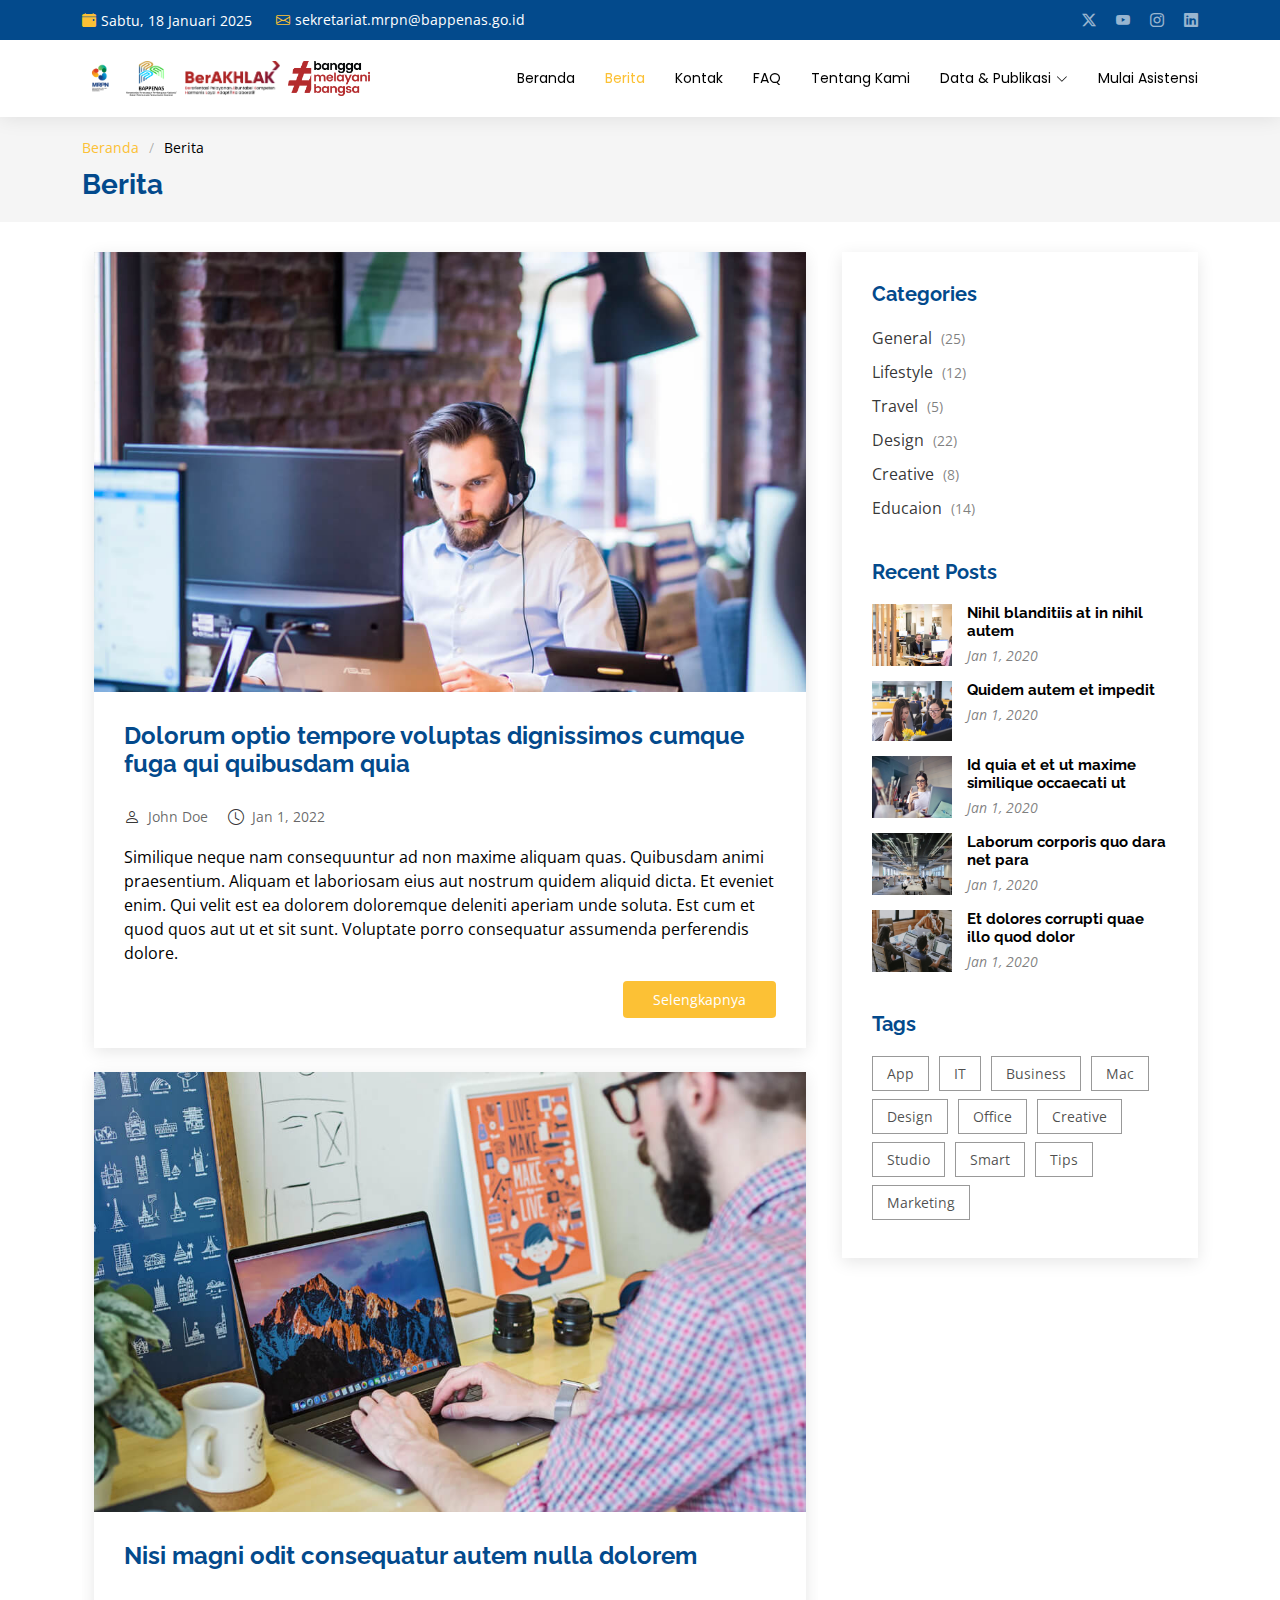
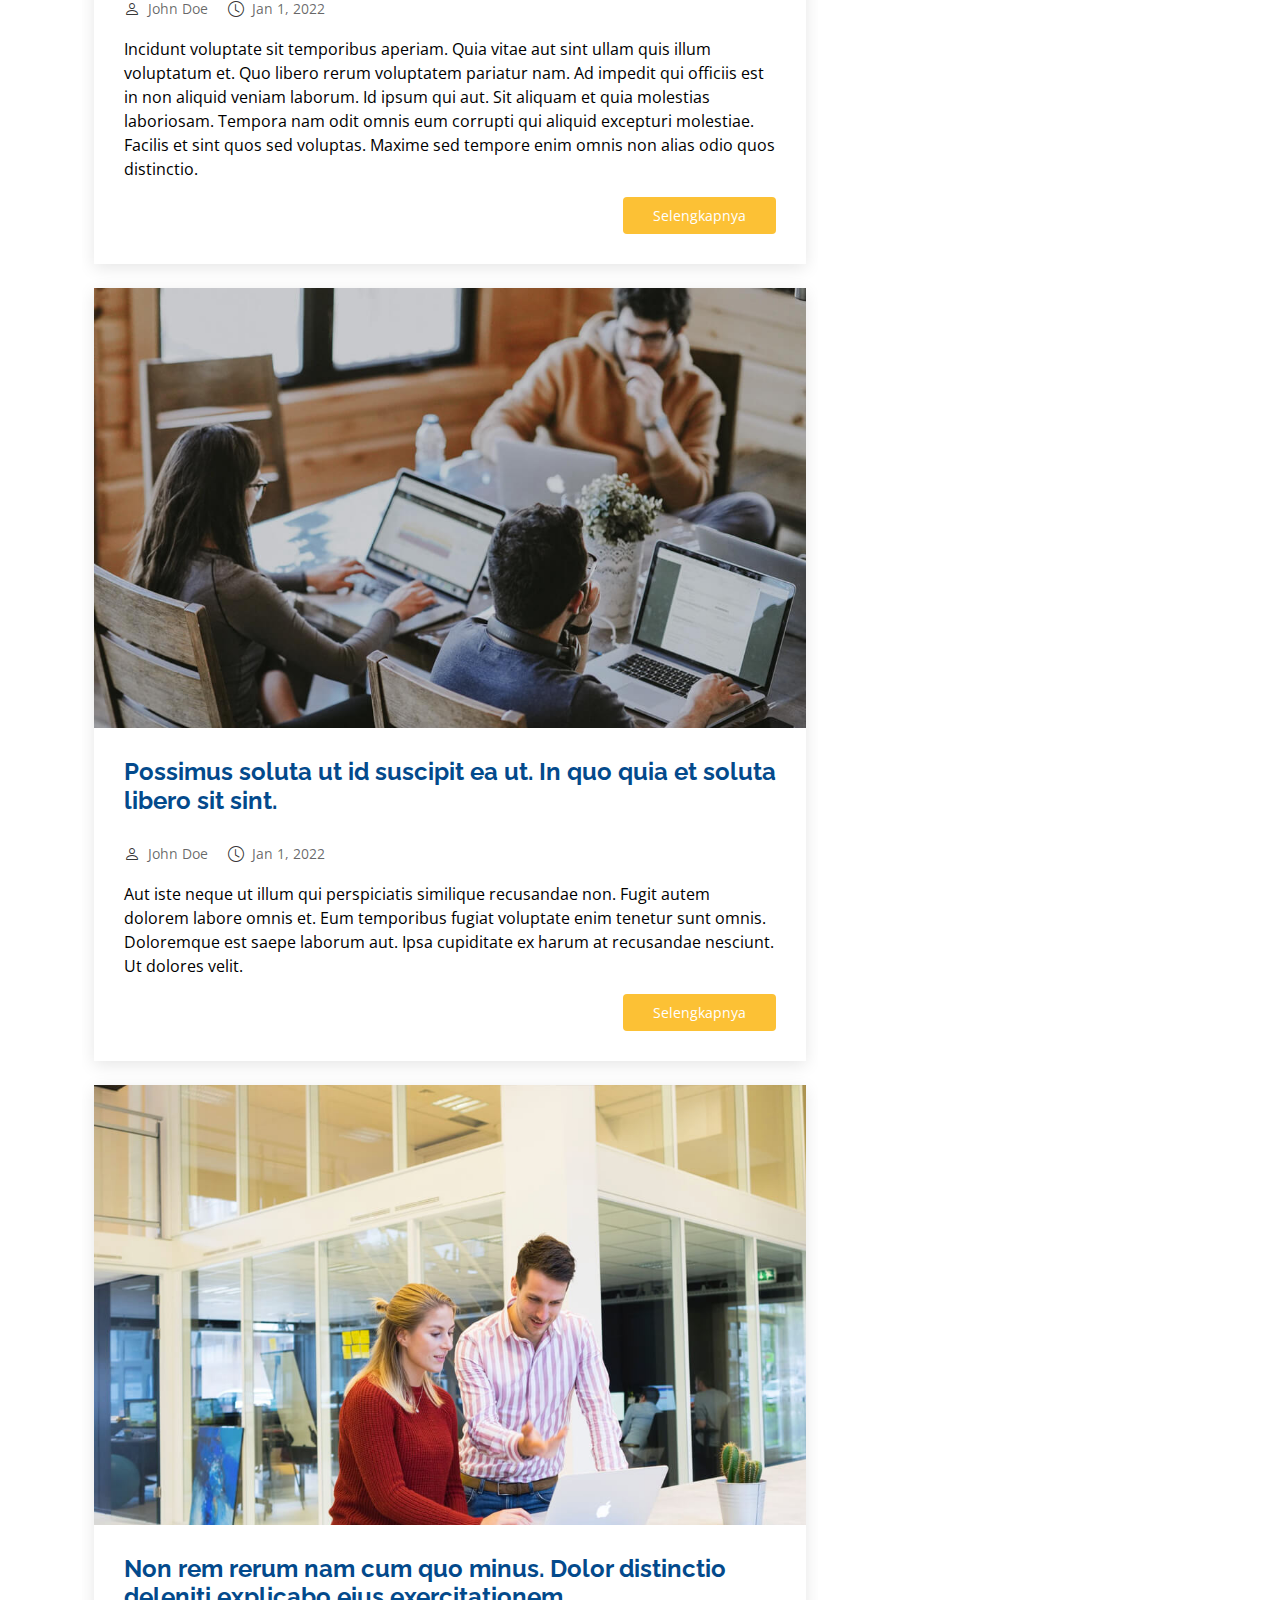
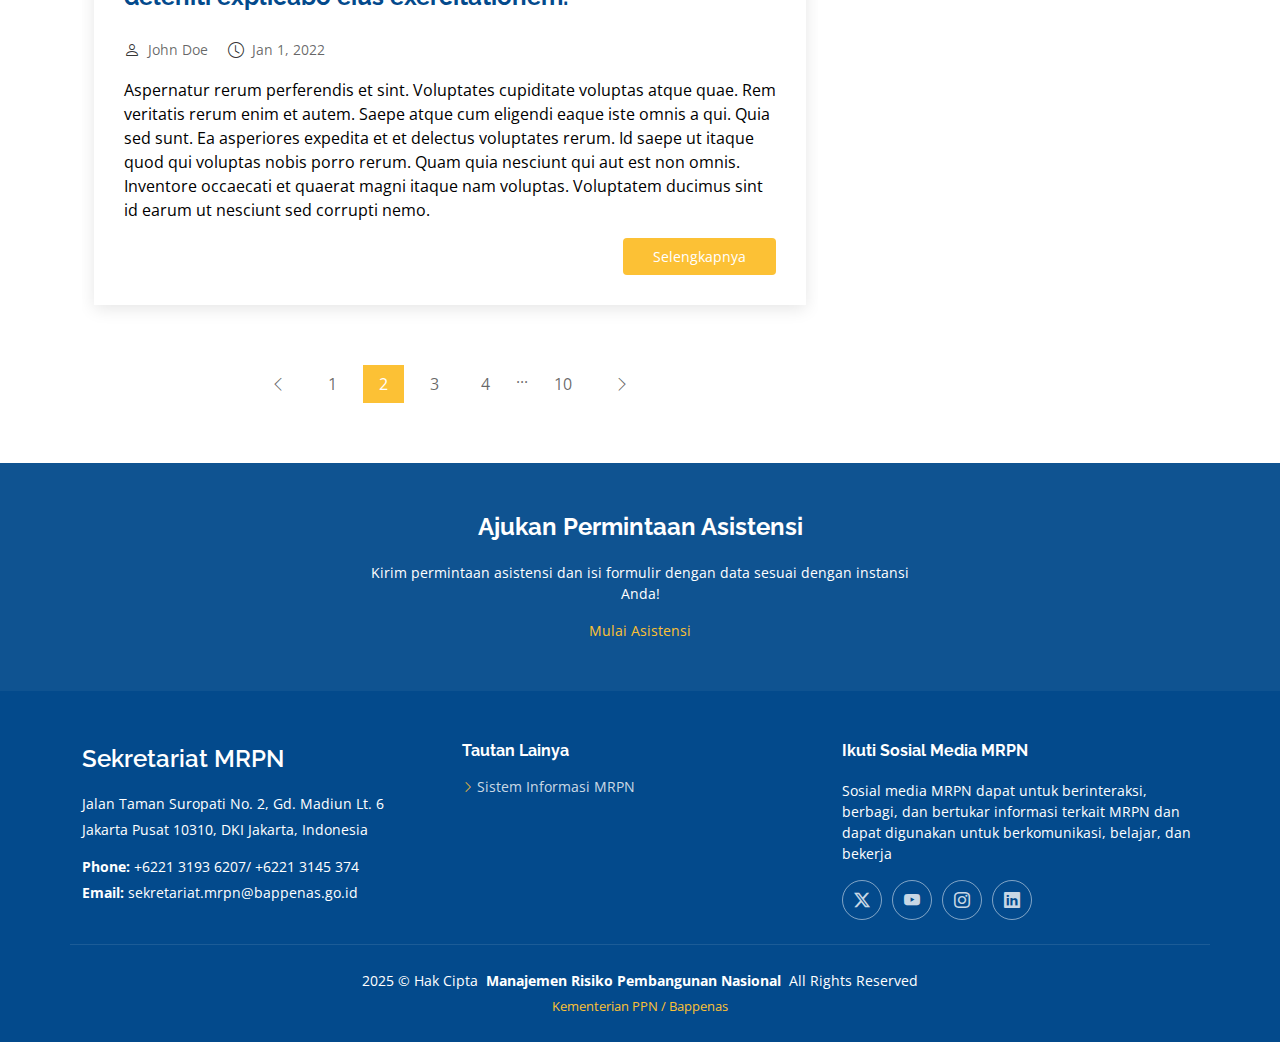
<file: berita.html>
<!DOCTYPE html>
<html lang="en">

<head>
    <meta charset="utf-8">
    <meta content="width=device-width, initial-scale=1.0" name="viewport">
    <title>Berita | Sekretariat Manajemen Risiko Pembangunan Nasional</title>
    <meta name="description" content="">
    <meta name="keywords" content="">

    <!-- Favicons -->
    <link href="assets/img/mrpn/fav_mrpn.png" rel="icon">
    <link href="assets/img/mrpn/logo-mrpn.png" rel="apple-touch-icon">

    <!-- Fonts -->
    <link href="https://fonts.googleapis.com" rel="preconnect">
    <link href="https://fonts.gstatic.com" rel="preconnect" crossorigin>
    <link
        href="https://fonts.googleapis.com/css2?family=Open+Sans:ital,wght@0,300;0,400;0,500;0,600;0,700;0,800;1,300;1,400;1,500;1,600;1,700;1,800&family=Poppins:ital,wght@0,100;0,200;0,300;0,400;0,500;0,600;0,700;0,800;0,900;1,100;1,200;1,300;1,400;1,500;1,600;1,700;1,800;1,900&family=Raleway:ital,wght@0,100;0,200;0,300;0,400;0,500;0,600;0,700;0,800;0,900;1,100;1,200;1,300;1,400;1,500;1,600;1,700;1,800;1,900&display=swap"
        rel="stylesheet">

    <!-- Vendor CSS Files -->
    <link href="assets/vendor/bootstrap/css/bootstrap.min.css" rel="stylesheet">
    <link href="assets/vendor/bootstrap-icons/bootstrap-icons.css" rel="stylesheet">
    <link href="assets/vendor/aos/aos.css" rel="stylesheet">
    <link href="assets/vendor/swiper/swiper-bundle.min.css" rel="stylesheet">
    <link href="assets/vendor/glightbox/css/glightbox.min.css" rel="stylesheet">

    <!-- Main CSS File -->
    <link href="assets/css/main.css" rel="stylesheet">

    <!-- =======================================================
  * Template Name: Eterna
  * Template URL: https://bootstrapmade.com/eterna-free-multipurpose-bootstrap-template/
  * Updated: Aug 07 2024 with Bootstrap v5.3.3
  * Author: BootstrapMade.com
  * License: https://bootstrapmade.com/license/
  ======================================================== -->
</head>

<body class="index-page">

    <header id="header" class="header sticky-top">

        <div class="topbar d-flex align-items-center dark-background">
            <div class="container d-flex justify-content-center justify-content-md-between">
                <div class="contact-info d-flex align-items-center">
                    <i class="bi bi-calendar-event-fill d-flex align-items-center"><span>Sabtu, 18 Januari
                            2025</span></i>
                    <i class="bi bi-envelope d-flex align-items-center ms-4">
                        <a href="mailto:contact@example.com">sekretariat.mrpn@bappenas.go.id</a>
                    </i>
                </div>
                <div class="social-links d-none d-md-flex align-items-center">
                    <a href="#" class="twitter"><i class="bi bi-twitter-x"></i></a>
                    <a href="#" class="youtube"><i class="bi bi-youtube"></i></a>
                    <a href="#" class="instagram"><i class="bi bi-instagram"></i></a>
                    <a href="#" class="linkedin"><i class="bi bi-linkedin"></i></a>
                </div>
            </div>
        </div><!-- End Top Bar -->

        <div class="branding">

            <div class="container position-relative d-flex align-items-center justify-content-between">
                <a href="index.html" class="logo d-flex align-items-center">
                    <!-- Uncomment the line below if you also wish to use an image logo -->
                    <img src="assets/img/mrpn/logo_mrpn.png" alt="">
                    <img src="assets/img/mrpn/logo_bappe.png" alt="">
                    <img src="assets/img/mrpn/logo_akhlak.png" alt="">
                    <img src="assets/img/mrpn/logo_bangga.png" alt="">
                    <!-- <h1 class="sitename">Eterna<br></h1> -->
                </a>

                <nav id="navmenu" class="navmenu">
                    <ul>
                        <li><a href="index.html">Beranda</a></li>
                        <li><a href="berita.html" class="active">Berita</a></li>
                        <li><a href="kontak.html">Kontak</a></li>
                        <li><a href="faq.html">FAQ</a></li>
                        <li><a href="tentang.html">Tentang Kami</a></li>
                        <li class="dropdown"><a href="#"><span>Data & Publikasi</span> <i
                                    class="bi bi-chevron-down toggle-dropdown"></i></a>
                            <ul>
                                <li><a href="unduhan.html">Unduhan</a></li>
                                <li class="dropdown"><a href="#"><span>Publikasi</span> <i
                                            class="bi bi-chevron-down toggle-dropdown"></i></a>
                                    <ul>
                                        <li><a href="#">Publikasi MRPN A</a></li>
                                        <li><a href="#">Publikasi MRPN B</a></li>
                                        <li><a href="#">Publikasi MRPN C</a></li>
                                        <li><a href="#">Publikasi MRPN D</a></li>
                                        <li><a href="#">Publikasi MRPN E</a></li>
                                    </ul>
                                </li>
                            </ul>
                        </li>
                        <li><a class="btn-get-started" href="asistensi.html">Mulai Asistensi</a></li>
                    </ul>
                    <i class="mobile-nav-toggle d-xl-none bi bi-list"></i>
                </nav>

            </div>

        </div>

    </header>

    <main class="main">

<!-- Page Title -->
    <div class="page-title" data-aos="fade">
      <div class="container">
        <nav class="breadcrumbs">
          <ol>
            <li><a href="index.html">Beranda</a></li>
            <li class="current">Berita</li>
          </ol>
        </nav>
        <h1>Berita</h1>
      </div>
    </div><!-- End Page Title -->

    <div class="container">
      <div class="row">

        <div class="col-lg-8">

          <!-- Blog Posts Section -->
          <section id="blog-posts" class="blog-posts section">

            <div class="container">

              <div class="row gy-4">

                <div class="col-lg-12">
                  <article>

                    <div class="post-img">
                      <img src="assets/img/blog/blog-1.jpg" alt="" class="img-fluid">
                    </div>

                    <h2 class="title">
                      <a href="detailberita.html">Dolorum optio tempore voluptas dignissimos cumque fuga qui quibusdam quia</a>
                    </h2>

                    <div class="meta-top">
                      <ul>
                        <li class="d-flex align-items-center"><i class="bi bi-person"></i> <a href="detailberita.html">John Doe</a></li>
                        <li class="d-flex align-items-center"><i class="bi bi-clock"></i> <a href="detailberita.html"><time datetime="2022-01-01">Jan 1, 2022</time></a></li>
                        <!-- <li class="d-flex align-items-center"><i class="bi bi-chat-dots"></i> <a href="detailberita.html">12 Comments</a></li> -->
                      </ul>
                    </div>

                    <div class="content">
                      <p>
                        Similique neque nam consequuntur ad non maxime aliquam quas. Quibusdam animi praesentium. Aliquam et laboriosam eius aut nostrum quidem aliquid dicta.
                        Et eveniet enim. Qui velit est ea dolorem doloremque deleniti aperiam unde soluta. Est cum et quod quos aut ut et sit sunt. Voluptate porro consequatur assumenda perferendis dolore.
                      </p>

                      <div class="read-more">
                        <a href="detailberita.html">Selengkapnya</a>
                      </div>
                    </div>

                  </article>
                </div><!-- End post list item -->

                <div class="col-lg-12">

                  <article>

                    <div class="post-img">
                      <img src="assets/img/blog/blog-2.jpg" alt="" class="img-fluid">
                    </div>

                    <h2 class="title">
                      <a href="detailberita.html">Nisi magni odit consequatur autem nulla dolorem</a>
                    </h2>

                    <div class="meta-top">
                      <ul>
                        <li class="d-flex align-items-center"><i class="bi bi-person"></i> <a href="detailberita.html">John Doe</a></li>
                        <li class="d-flex align-items-center"><i class="bi bi-clock"></i> <a href="detailberita.html"><time datetime="2022-01-01">Jan 1, 2022</time></a></li>
                        <!-- <li class="d-flex align-items-center"><i class="bi bi-chat-dots"></i> <a href="detailberita.html">12 Comments</a></li> -->
                      </ul>
                    </div>

                    <div class="content">
                      <p>
                        Incidunt voluptate sit temporibus aperiam. Quia vitae aut sint ullam quis illum voluptatum et. Quo libero rerum voluptatem pariatur nam.
                        Ad impedit qui officiis est in non aliquid veniam laborum. Id ipsum qui aut. Sit aliquam et quia molestias laboriosam. Tempora nam odit omnis eum corrupti qui aliquid excepturi molestiae. Facilis et sint quos sed voluptas. Maxime sed tempore enim omnis non alias odio quos distinctio.
                      </p>
                      <div class="read-more">
                        <a href="detailberita.html">Selengkapnya</a>
                      </div>
                    </div>

                  </article>

                </div><!-- End post list item -->

                <div class="col-lg-12">

                  <article>

                    <div class="post-img">
                      <img src="assets/img/blog/blog-3.jpg" alt="" class="img-fluid">
                    </div>

                    <h2 class="title">
                      <a href="detailberita.html">Possimus soluta ut id suscipit ea ut. In quo quia et soluta libero sit sint.</a>
                    </h2>

                    <div class="meta-top">
                      <ul>
                        <li class="d-flex align-items-center"><i class="bi bi-person"></i> <a href="detailberita.html">John Doe</a></li>
                        <li class="d-flex align-items-center"><i class="bi bi-clock"></i> <a href="detailberita.html"><time datetime="2022-01-01">Jan 1, 2022</time></a></li>
                        <!-- <li class="d-flex align-items-center"><i class="bi bi-chat-dots"></i> <a href="detailberita.html">12 Comments</a></li> -->
                      </ul>
                    </div>

                    <div class="content">
                      <p>
                        Aut iste neque ut illum qui perspiciatis similique recusandae non. Fugit autem dolorem labore omnis et. Eum temporibus fugiat voluptate enim tenetur sunt omnis.
                        Doloremque est saepe laborum aut. Ipsa cupiditate ex harum at recusandae nesciunt. Ut dolores velit.
                      </p>
                      <div class="read-more">
                        <a href="detailberita.html">Selengkapnya</a>
                      </div>
                    </div>

                  </article>

                </div><!-- End post list item -->

                <div class="col-lg-12">

                  <article>

                    <div class="post-img">
                      <img src="assets/img/blog/blog-4.jpg" alt="" class="img-fluid">
                    </div>

                    <h2 class="title">
                      <a href="detailberita.html">Non rem rerum nam cum quo minus. Dolor distinctio deleniti explicabo eius exercitationem.</a>
                    </h2>

                    <div class="meta-top">
                      <ul>
                        <li class="d-flex align-items-center"><i class="bi bi-person"></i> <a href="detailberita.html">John Doe</a></li>
                        <li class="d-flex align-items-center"><i class="bi bi-clock"></i> <a href="detailberita.html"><time datetime="2022-01-01">Jan 1, 2022</time></a></li>
                        <!-- <li class="d-flex align-items-center"><i class="bi bi-chat-dots"></i> <a href="detailberita.html">12 Comments</a></li> -->
                      </ul>
                    </div>

                    <div class="content">
                      <p>
                        Aspernatur rerum perferendis et sint. Voluptates cupiditate voluptas atque quae. Rem veritatis rerum enim et autem. Saepe atque cum eligendi eaque iste omnis a qui.
                        Quia sed sunt. Ea asperiores expedita et et delectus voluptates rerum. Id saepe ut itaque quod qui voluptas nobis porro rerum. Quam quia nesciunt qui aut est non omnis. Inventore occaecati et quaerat magni itaque nam voluptas. Voluptatem ducimus sint id earum ut nesciunt sed corrupti nemo.
                      </p>
                      <div class="read-more">
                        <a href="detailberita.html">Selengkapnya</a>
                      </div>
                    </div>

                  </article>

                </div><!-- End post list item -->

              </div><!-- End blog posts list -->

            </div>

          </section><!-- /Blog Posts Section -->

          <!-- Blog Pagination Section -->
          <section id="blog-pagination" class="blog-pagination section">

            <div class="container">
              <div class="d-flex justify-content-center">
                <ul>
                  <li><a href="#"><i class="bi bi-chevron-left"></i></a></li>
                  <li><a href="#">1</a></li>
                  <li><a href="#" class="active">2</a></li>
                  <li><a href="#">3</a></li>
                  <li><a href="#">4</a></li>
                  <li>...</li>
                  <li><a href="#">10</a></li>
                  <li><a href="#"><i class="bi bi-chevron-right"></i></a></li>
                </ul>
              </div>
            </div>

          </section><!-- /Blog Pagination Section -->

        </div>

        <div class="col-lg-4 sidebar">

          <div class="widgets-container">

            <!-- Search Widget -->
            <!-- <div class="search-widget widget-item">

              <h3 class="widget-title">Search</h3>
              <form action="">
                <input type="text">
                <button type="submit"><i class="bi bi-search"></i></button>
              </form>

            </div> -->
            <!--/Search Widget -->

            <!-- Categories Widget -->
            <div class="categories-widget widget-item">

              <h3 class="widget-title">Categories</h3>
              <ul class="mt-3">
                <li><a href="#">General <span>(25)</span></a></li>
                <li><a href="#">Lifestyle <span>(12)</span></a></li>
                <li><a href="#">Travel <span>(5)</span></a></li>
                <li><a href="#">Design <span>(22)</span></a></li>
                <li><a href="#">Creative <span>(8)</span></a></li>
                <li><a href="#">Educaion <span>(14)</span></a></li>
              </ul>

            </div><!--/Categories Widget -->

            <!-- Recent Posts Widget -->
            <div class="recent-posts-widget widget-item">

              <h3 class="widget-title">Recent Posts</h3>

              <div class="post-item">
                <img src="assets/img/blog/blog-recent-1.jpg" alt="" class="flex-shrink-0">
                <div>
                  <h4><a href="detailberita.html">Nihil blanditiis at in nihil autem</a></h4>
                  <time datetime="2020-01-01">Jan 1, 2020</time>
                </div>
              </div><!-- End recent post item-->

              <div class="post-item">
                <img src="assets/img/blog/blog-recent-2.jpg" alt="" class="flex-shrink-0">
                <div>
                  <h4><a href="detailberita.html">Quidem autem et impedit</a></h4>
                  <time datetime="2020-01-01">Jan 1, 2020</time>
                </div>
              </div><!-- End recent post item-->

              <div class="post-item">
                <img src="assets/img/blog/blog-recent-3.jpg" alt="" class="flex-shrink-0">
                <div>
                  <h4><a href="detailberita.html">Id quia et et ut maxime similique occaecati ut</a></h4>
                  <time datetime="2020-01-01">Jan 1, 2020</time>
                </div>
              </div><!-- End recent post item-->

              <div class="post-item">
                <img src="assets/img/blog/blog-recent-4.jpg" alt="" class="flex-shrink-0">
                <div>
                  <h4><a href="detailberita.html">Laborum corporis quo dara net para</a></h4>
                  <time datetime="2020-01-01">Jan 1, 2020</time>
                </div>
              </div><!-- End recent post item-->

              <div class="post-item">
                <img src="assets/img/blog/blog-recent-5.jpg" alt="" class="flex-shrink-0">
                <div>
                  <h4><a href="detailberita.html">Et dolores corrupti quae illo quod dolor</a></h4>
                  <time datetime="2020-01-01">Jan 1, 2020</time>
                </div>
              </div><!-- End recent post item-->

            </div><!--/Recent Posts Widget -->

            <!-- Tags Widget -->
            <div class="tags-widget widget-item">

              <h3 class="widget-title">Tags</h3>
              <ul>
                <li><a href="#">App</a></li>
                <li><a href="#">IT</a></li>
                <li><a href="#">Business</a></li>
                <li><a href="#">Mac</a></li>
                <li><a href="#">Design</a></li>
                <li><a href="#">Office</a></li>
                <li><a href="#">Creative</a></li>
                <li><a href="#">Studio</a></li>
                <li><a href="#">Smart</a></li>
                <li><a href="#">Tips</a></li>
                <li><a href="#">Marketing</a></li>
              </ul>

            </div><!--/Tags Widget -->

          </div>

        </div>

      </div>
    </div>

    </main>

    <footer id="footer" class="footer position-relative dark-background">

        <div class="footer-newsletter">
            <div class="container">
                <div class="row justify-content-center text-center">
                    <div class="col-lg-6">
                        <h4>Ajukan Permintaan Asistensi</h4>
                        <p>Kirim permintaan asistensi dan isi formulir dengan data sesuai dengan instansi Anda!</p>
                        <a href="#" class="btn-get-started">Mulai Asistensi</a>
                    </div>
                </div>
            </div>
        </div>

        <div class="container footer-top">
            <div class="row gy-4">
                <div class="col-lg-4 col-md-6 footer-about">
                    <a href="index.html" class="d-flex align-items-center">
                        <span class="sitename">Sekretariat MRPN</span>
                    </a>
                    <div class="footer-contact pt-3">
                        <p>Jalan Taman Suropati No. 2, Gd. Madiun Lt. 6</p>
                        <p>Jakarta Pusat 10310, DKI Jakarta, Indonesia</p>
                        <p class="mt-3"><strong>Phone:</strong> <span>+6221 3193 6207/ +6221 3145 374</span></p>
                        <p><strong>Email:</strong> <span>sekretariat.mrpn@bappenas.go.id</span></p>
                    </div>
                </div>

                <!-- <div class="col-lg-2 col-md-3 footer-links">
                </div> -->

                <div class="col-lg-4 col-md-6 footer-links">
                    <h4>Tautan Lainya</h4>
                    <ul>
                        <li><i class="bi bi-chevron-right"></i> <a href="#">Sistem Informasi MRPN</a></li>
                        <!-- <li><i class="bi bi-chevron-right"></i> <a href="#">About us</a></li>
            <li><i class="bi bi-chevron-right"></i> <a href="#">Services</a></li>
            <li><i class="bi bi-chevron-right"></i> <a href="#">Terms of service</a></li> -->
                    </ul>
                </div>

                <div class="col-lg-4 col-md-12">
                    <h4>Ikuti Sosial Media MRPN</h4>
                    <p>Sosial media MRPN dapat untuk berinteraksi, berbagi, dan bertukar informasi terkait MRPN dan
                        dapat digunakan untuk berkomunikasi, belajar, dan bekerja</p>
                    <div class="social-links d-flex">
                        <a href=""><i class="bi bi-twitter-x"></i></a>
                        <a href=""><i class="bi bi-youtube"></i></a>
                        <a href=""><i class="bi bi-instagram"></i></a>
                        <a href=""><i class="bi bi-linkedin"></i></a>
                    </div>
                </div>

            </div>
        </div>

        <div class="container copyright text-center mt-4">
            <p>2025 © <span>Hak Cipta</span> <strong class="px-1 sitename">Manajemen Risiko Pembangunan
                    Nasional</strong> <span>All Rights Reserved</span></p>
            <div class="credits">
                <a href="https://bappenas.go.id/">Kementerian PPN / Bappenas</a>
            </div>
        </div>

    </footer>

    <!-- Scroll Top -->
    <a href="#" id="scroll-top" class="scroll-top d-flex align-items-center justify-content-center"><i
            class="bi bi-arrow-up-short"></i></a>

    <!-- Preloader -->
    <div id="preloader"></div>

    <!-- Vendor JS Files -->
    <script src="assets/vendor/bootstrap/js/bootstrap.bundle.min.js"></script>
    <script src="assets/vendor/php-email-form/validate.js"></script>
    <script src="assets/vendor/aos/aos.js"></script>
    <script src="assets/vendor/swiper/swiper-bundle.min.js"></script>
    <script src="assets/vendor/purecounter/purecounter_vanilla.js"></script>
    <script src="assets/vendor/waypoints/noframework.waypoints.js"></script>
    <script src="assets/vendor/glightbox/js/glightbox.min.js"></script>
    <script src="assets/vendor/imagesloaded/imagesloaded.pkgd.min.js"></script>
    <script src="assets/vendor/isotope-layout/isotope.pkgd.min.js"></script>

    <!-- Main JS File -->
    <script src="assets/js/main.js"></script>

</body>

</html>
</file>
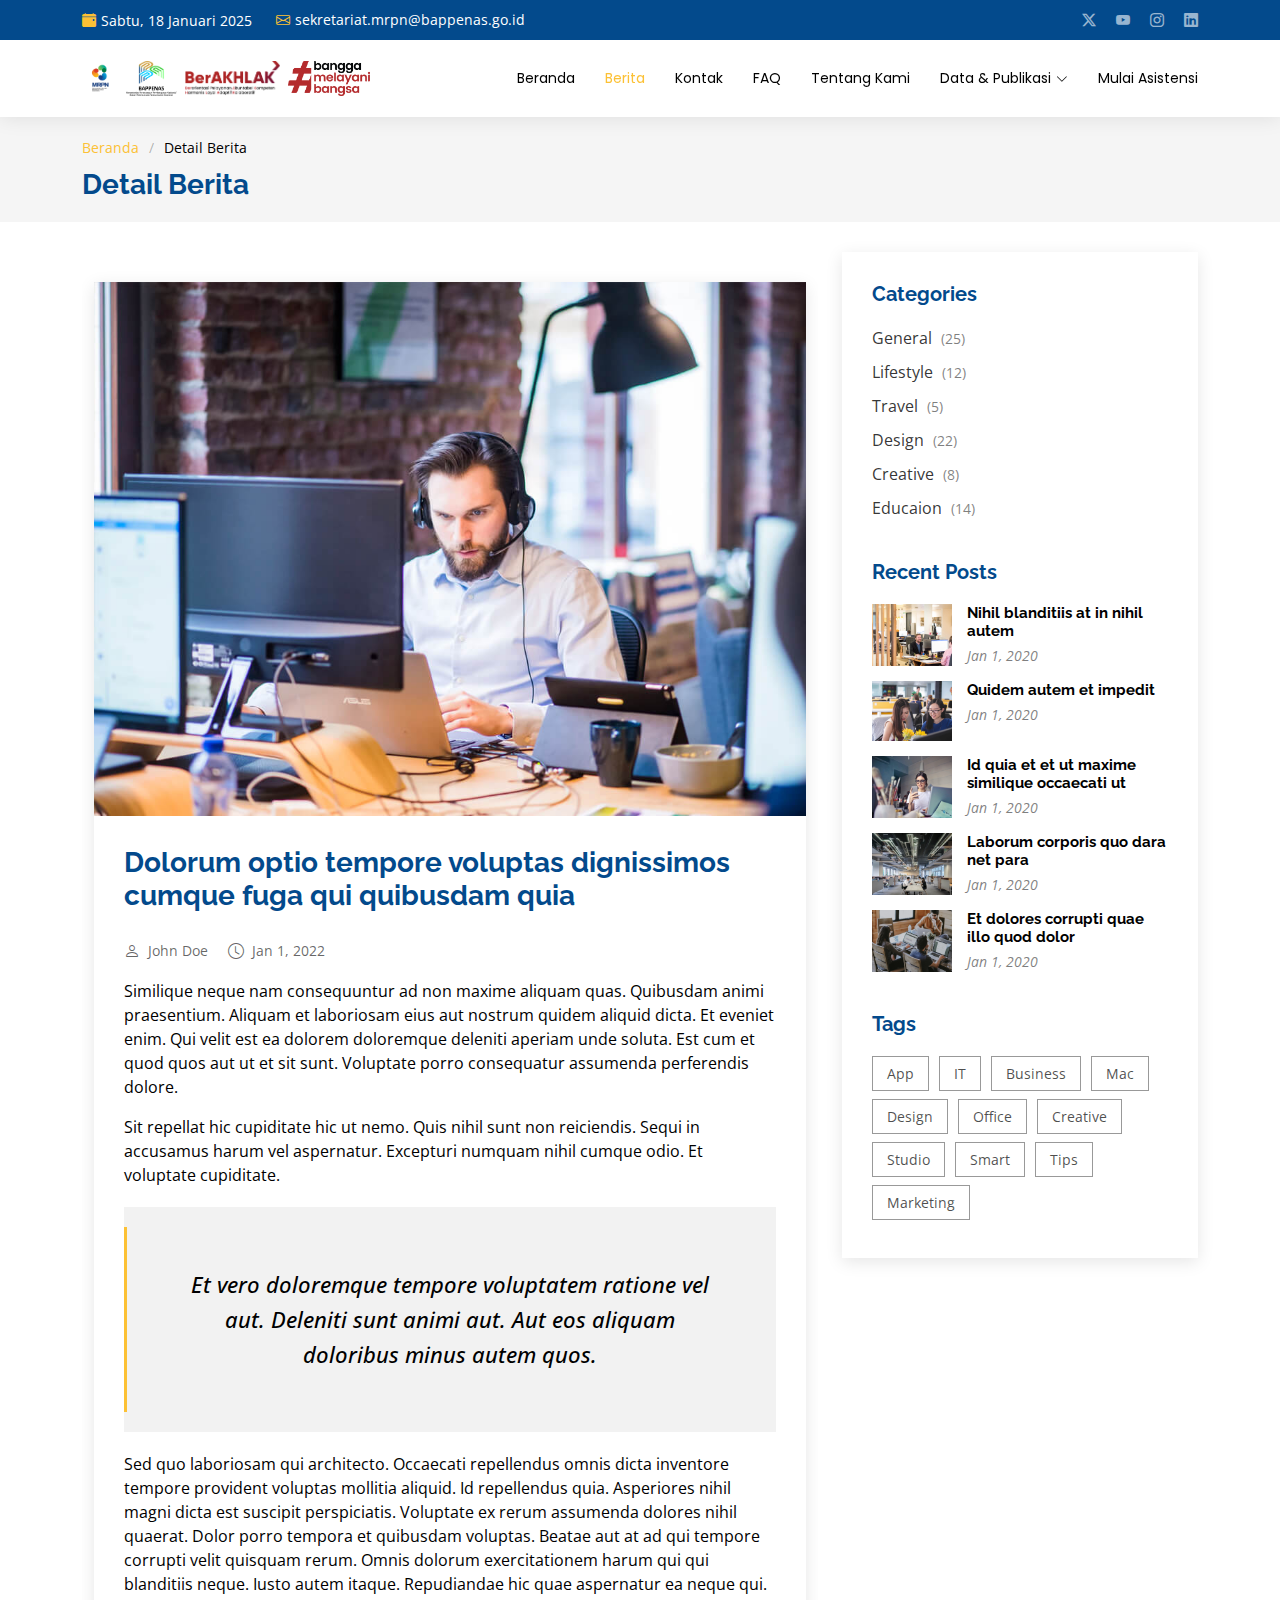
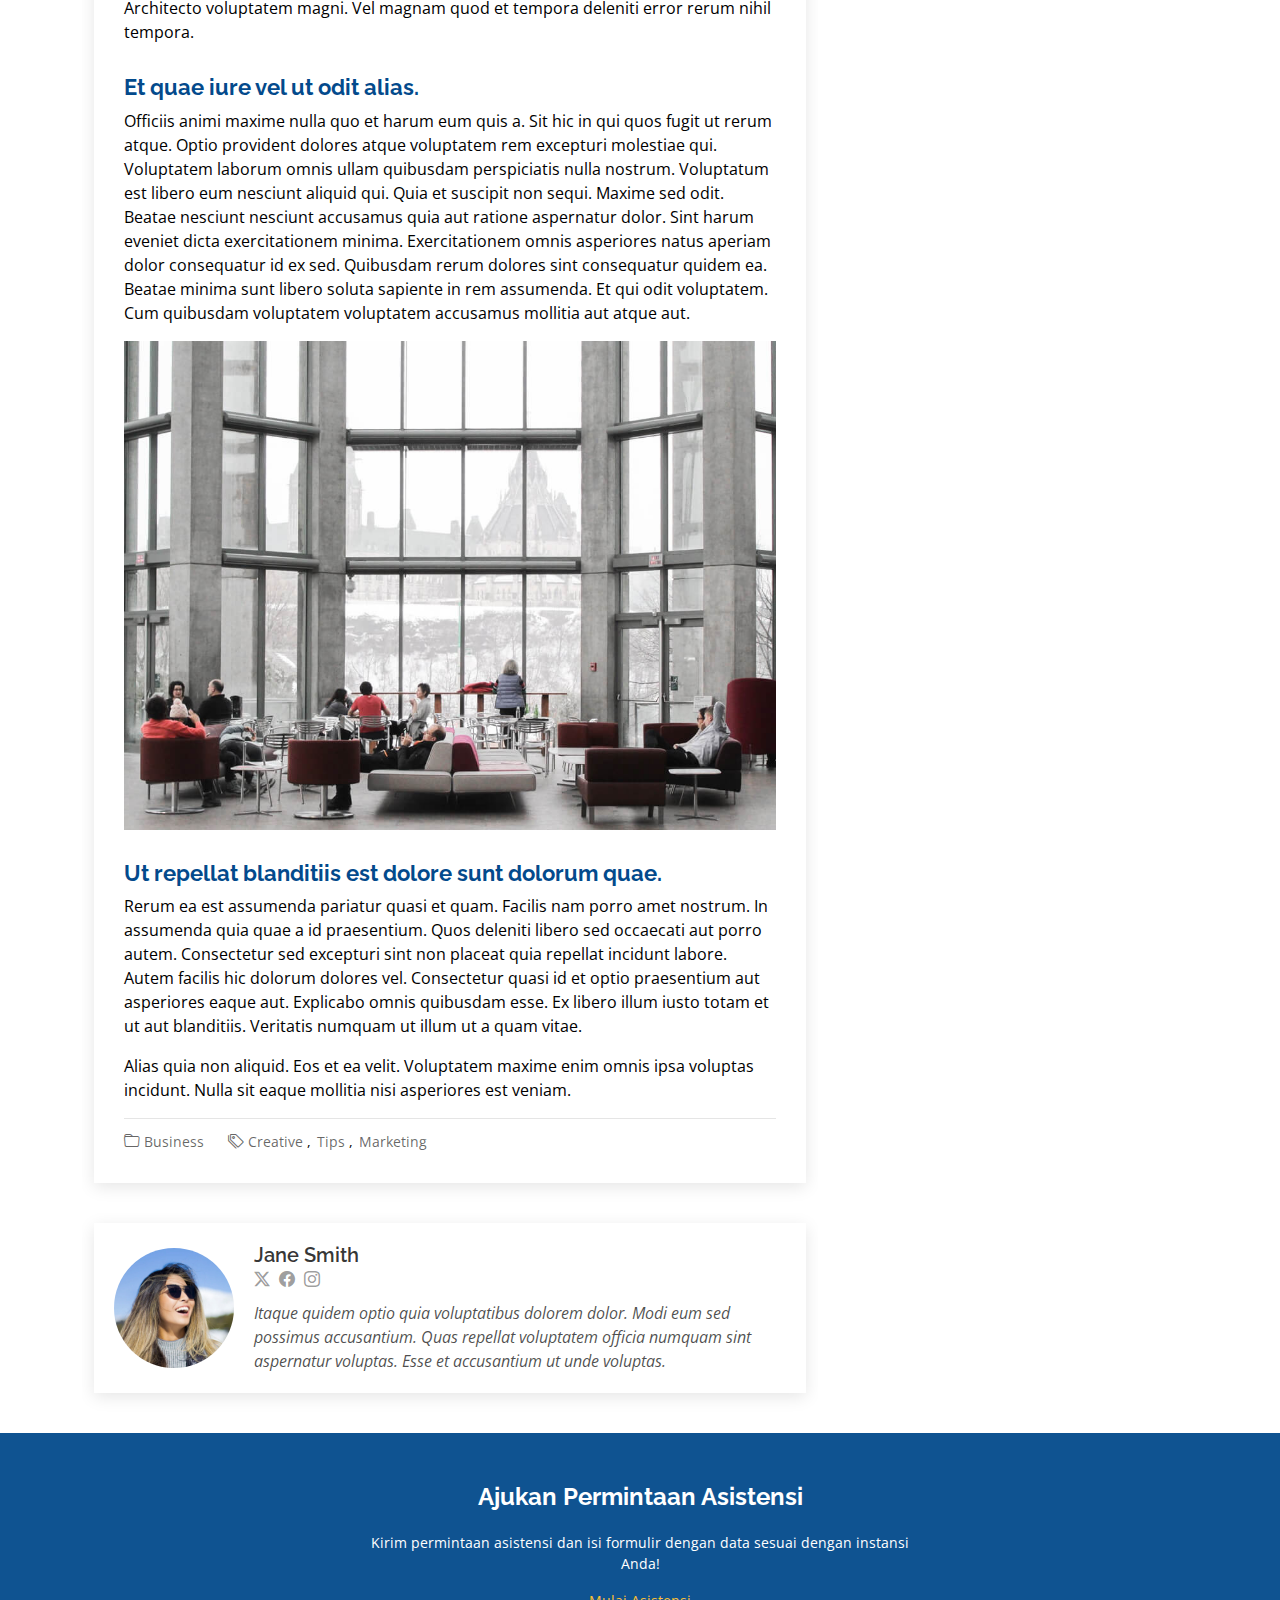
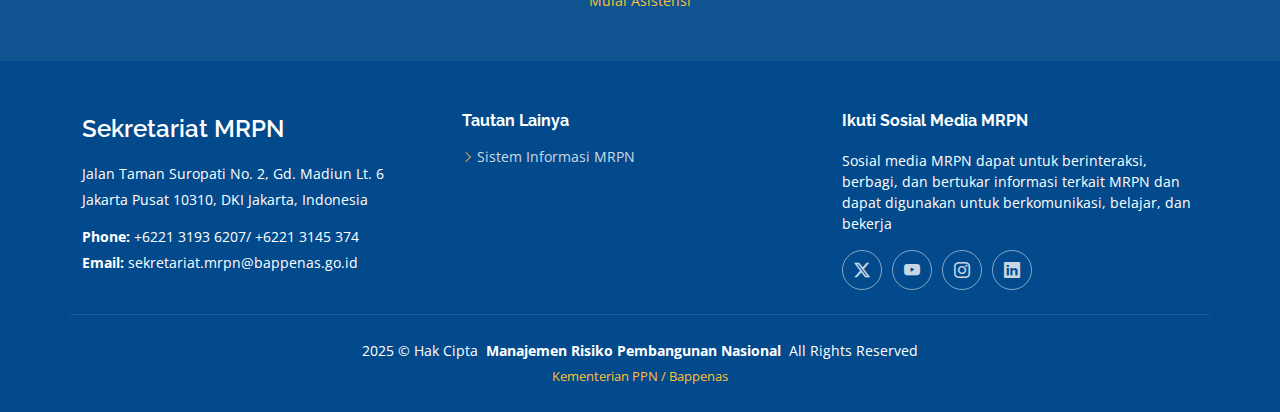
<file: detailberita.html>
<!DOCTYPE html>
<html lang="en">

<head>
    <meta charset="utf-8">
    <meta content="width=device-width, initial-scale=1.0" name="viewport">
    <title>Berita | Sekretariat Manajemen Risiko Pembangunan Nasional</title>
    <meta name="description" content="">
    <meta name="keywords" content="">

    <!-- Favicons -->
    <link href="assets/img/mrpn/fav_mrpn.png" rel="icon">
    <link href="assets/img/mrpn/logo-mrpn.png" rel="apple-touch-icon">

    <!-- Fonts -->
    <link href="https://fonts.googleapis.com" rel="preconnect">
    <link href="https://fonts.gstatic.com" rel="preconnect" crossorigin>
    <link
        href="https://fonts.googleapis.com/css2?family=Open+Sans:ital,wght@0,300;0,400;0,500;0,600;0,700;0,800;1,300;1,400;1,500;1,600;1,700;1,800&family=Poppins:ital,wght@0,100;0,200;0,300;0,400;0,500;0,600;0,700;0,800;0,900;1,100;1,200;1,300;1,400;1,500;1,600;1,700;1,800;1,900&family=Raleway:ital,wght@0,100;0,200;0,300;0,400;0,500;0,600;0,700;0,800;0,900;1,100;1,200;1,300;1,400;1,500;1,600;1,700;1,800;1,900&display=swap"
        rel="stylesheet">

    <!-- Vendor CSS Files -->
    <link href="assets/vendor/bootstrap/css/bootstrap.min.css" rel="stylesheet">
    <link href="assets/vendor/bootstrap-icons/bootstrap-icons.css" rel="stylesheet">
    <link href="assets/vendor/aos/aos.css" rel="stylesheet">
    <link href="assets/vendor/swiper/swiper-bundle.min.css" rel="stylesheet">
    <link href="assets/vendor/glightbox/css/glightbox.min.css" rel="stylesheet">

    <!-- Main CSS File -->
    <link href="assets/css/main.css" rel="stylesheet">

    <!-- =======================================================
  * Template Name: Eterna
  * Template URL: https://bootstrapmade.com/eterna-free-multipurpose-bootstrap-template/
  * Updated: Aug 07 2024 with Bootstrap v5.3.3
  * Author: BootstrapMade.com
  * License: https://bootstrapmade.com/license/
  ======================================================== -->
</head>

<body class="index-page">

    <header id="header" class="header sticky-top">

        <div class="topbar d-flex align-items-center dark-background">
            <div class="container d-flex justify-content-center justify-content-md-between">
                <div class="contact-info d-flex align-items-center">
                    <i class="bi bi-calendar-event-fill d-flex align-items-center"><span>Sabtu, 18 Januari
                            2025</span></i>
                    <i class="bi bi-envelope d-flex align-items-center ms-4">
                        <a href="mailto:contact@example.com">sekretariat.mrpn@bappenas.go.id</a>
                    </i>
                </div>
                <div class="social-links d-none d-md-flex align-items-center">
                    <a href="#" class="twitter"><i class="bi bi-twitter-x"></i></a>
                    <a href="#" class="youtube"><i class="bi bi-youtube"></i></a>
                    <a href="#" class="instagram"><i class="bi bi-instagram"></i></a>
                    <a href="#" class="linkedin"><i class="bi bi-linkedin"></i></a>
                </div>
            </div>
        </div><!-- End Top Bar -->

        <div class="branding">

            <div class="container position-relative d-flex align-items-center justify-content-between">
                <a href="index.html" class="logo d-flex align-items-center">
                    <!-- Uncomment the line below if you also wish to use an image logo -->
                    <img src="assets/img/mrpn/logo_mrpn.png" alt="">
                    <img src="assets/img/mrpn/logo_bappe.png" alt="">
                    <img src="assets/img/mrpn/logo_akhlak.png" alt="">
                    <img src="assets/img/mrpn/logo_bangga.png" alt="">
                    <!-- <h1 class="sitename">Eterna<br></h1> -->
                </a>

                <nav id="navmenu" class="navmenu">
                    <ul>
                        <li><a href="index.html">Beranda</a></li>
                        <li><a href="berita.html" class="active">Berita</a></li>
                        <li><a href="kontak.html">Kontak</a></li>
                        <li><a href="faq.html">FAQ</a></li>
                        <li><a href="tentang.html">Tentang Kami</a></li>
                        <li class="dropdown"><a href="#"><span>Data & Publikasi</span> <i
                                    class="bi bi-chevron-down toggle-dropdown"></i></a>
                            <ul>
                                <li><a href="unduhan.html">Unduhan</a></li>
                                <li class="dropdown"><a href="#"><span>Publikasi</span> <i
                                            class="bi bi-chevron-down toggle-dropdown"></i></a>
                                    <ul>
                                        <li><a href="#">Publikasi MRPN A</a></li>
                                        <li><a href="#">Publikasi MRPN B</a></li>
                                        <li><a href="#">Publikasi MRPN C</a></li>
                                        <li><a href="#">Publikasi MRPN D</a></li>
                                        <li><a href="#">Publikasi MRPN E</a></li>
                                    </ul>
                                </li>
                            </ul>
                        </li>
                        <li><a class="btn-get-started" href="asistensi.html">Mulai Asistensi</a></li>
                    </ul>
                    <i class="mobile-nav-toggle d-xl-none bi bi-list"></i>
                </nav>

            </div>

        </div>

    </header>

    <main class="main">

        <!-- Page Title -->
        <div class="page-title" data-aos="fade">
            <div class="container">
                <nav class="breadcrumbs">
                    <ol>
                        <li><a href="index.html">Beranda</a></li>
                        <li class="current">Detail Berita</li>
                    </ol>
                </nav>
                <h1>Detail Berita</h1>
            </div>
        </div><!-- End Page Title -->

        <div class="container">
            <div class="row">

                <div class="col-lg-8">

                    <!-- Blog Details Section -->
                    <section id="blog-details" class="blog-details section">
                        <div class="container">

                            <article class="article">

                                <div class="post-img">
                                    <img src="assets/img/blog/blog-1.jpg" alt="" class="img-fluid">
                                </div>

                                <h2 class="title">Dolorum optio tempore voluptas dignissimos cumque fuga qui quibusdam
                                    quia</h2>

                                <div class="meta-top">
                                    <ul>
                                        <li class="d-flex align-items-center"><i class="bi bi-person"></i> <a
                                                href="detailberita.html">John Doe</a></li>
                                        <li class="d-flex align-items-center"><i class="bi bi-clock"></i> <a
                                                href="detailberita.html"><time datetime="2020-01-01">Jan 1,
                                                    2022</time></a></li>
                                        <!-- <li class="d-flex align-items-center"><i class="bi bi-chat-dots"></i> <a
                                                href="detailberita.html">12 Comments</a></li> -->
                                    </ul>
                                </div><!-- End meta top -->

                                <div class="content">
                                    <p>
                                        Similique neque nam consequuntur ad non maxime aliquam quas. Quibusdam animi
                                        praesentium. Aliquam et laboriosam eius aut nostrum quidem aliquid dicta.
                                        Et eveniet enim. Qui velit est ea dolorem doloremque deleniti aperiam unde
                                        soluta. Est cum et quod quos aut ut et sit sunt. Voluptate porro consequatur
                                        assumenda perferendis dolore.
                                    </p>

                                    <p>
                                        Sit repellat hic cupiditate hic ut nemo. Quis nihil sunt non reiciendis. Sequi
                                        in accusamus harum vel aspernatur. Excepturi numquam nihil cumque odio. Et
                                        voluptate cupiditate.
                                    </p>

                                    <blockquote>
                                        <p>
                                            Et vero doloremque tempore voluptatem ratione vel aut. Deleniti sunt animi
                                            aut. Aut eos aliquam doloribus minus autem quos.
                                        </p>
                                    </blockquote>

                                    <p>
                                        Sed quo laboriosam qui architecto. Occaecati repellendus omnis dicta inventore
                                        tempore provident voluptas mollitia aliquid. Id repellendus quia. Asperiores
                                        nihil magni dicta est suscipit perspiciatis. Voluptate ex rerum assumenda
                                        dolores nihil quaerat.
                                        Dolor porro tempora et quibusdam voluptas. Beatae aut at ad qui tempore corrupti
                                        velit quisquam rerum. Omnis dolorum exercitationem harum qui qui blanditiis
                                        neque.
                                        Iusto autem itaque. Repudiandae hic quae aspernatur ea neque qui. Architecto
                                        voluptatem magni. Vel magnam quod et tempora deleniti error rerum nihil tempora.
                                    </p>

                                    <h3>Et quae iure vel ut odit alias.</h3>
                                    <p>
                                        Officiis animi maxime nulla quo et harum eum quis a. Sit hic in qui quos fugit
                                        ut rerum atque. Optio provident dolores atque voluptatem rem excepturi molestiae
                                        qui. Voluptatem laborum omnis ullam quibusdam perspiciatis nulla nostrum.
                                        Voluptatum est libero eum nesciunt aliquid qui.
                                        Quia et suscipit non sequi. Maxime sed odit. Beatae nesciunt nesciunt accusamus
                                        quia aut ratione aspernatur dolor. Sint harum eveniet dicta exercitationem
                                        minima. Exercitationem omnis asperiores natus aperiam dolor consequatur id ex
                                        sed. Quibusdam rerum dolores sint consequatur quidem ea.
                                        Beatae minima sunt libero soluta sapiente in rem assumenda. Et qui odit
                                        voluptatem. Cum quibusdam voluptatem voluptatem accusamus mollitia aut atque
                                        aut.
                                    </p>
                                    <img src="assets/img/blog/blog-inside-post.jpg" class="img-fluid" alt="">

                                    <h3>Ut repellat blanditiis est dolore sunt dolorum quae.</h3>
                                    <p>
                                        Rerum ea est assumenda pariatur quasi et quam. Facilis nam porro amet nostrum.
                                        In assumenda quia quae a id praesentium. Quos deleniti libero sed occaecati aut
                                        porro autem. Consectetur sed excepturi sint non placeat quia repellat incidunt
                                        labore. Autem facilis hic dolorum dolores vel.
                                        Consectetur quasi id et optio praesentium aut asperiores eaque aut. Explicabo
                                        omnis quibusdam esse. Ex libero illum iusto totam et ut aut blanditiis.
                                        Veritatis numquam ut illum ut a quam vitae.
                                    </p>
                                    <p>
                                        Alias quia non aliquid. Eos et ea velit. Voluptatem maxime enim omnis ipsa
                                        voluptas incidunt. Nulla sit eaque mollitia nisi asperiores est veniam.
                                    </p>

                                </div><!-- End post content -->

                                <div class="meta-bottom">
                                    <i class="bi bi-folder"></i>
                                    <ul class="cats">
                                        <li><a href="#">Business</a></li>
                                    </ul>

                                    <i class="bi bi-tags"></i>
                                    <ul class="tags">
                                        <li><a href="#">Creative</a></li>
                                        <li><a href="#">Tips</a></li>
                                        <li><a href="#">Marketing</a></li>
                                    </ul>
                                </div><!-- End meta bottom -->

                            </article>

                        </div>
                    </section><!-- /Blog Details Section -->

                    <!-- Blog Author Section -->
                    <section id="blog-author" class="blog-author section">

                        <div class="container">
                            <div class="author-container d-flex align-items-center">
                                <img src="assets/img/blog/blog-author.jpg" class="rounded-circle flex-shrink-0" alt="">
                                <div>
                                    <h4>Jane Smith</h4>
                                    <div class="social-links">
                                        <a href="https://x.com/#"><i class="bi bi-twitter-x"></i></a>
                                        <a href="https://facebook.com/#"><i class="bi bi-facebook"></i></a>
                                        <a href="https://instagram.com/#"><i class="biu bi-instagram"></i></a>
                                    </div>
                                    <p>
                                        Itaque quidem optio quia voluptatibus dolorem dolor. Modi eum sed possimus
                                        accusantium. Quas repellat voluptatem officia numquam sint aspernatur voluptas.
                                        Esse et accusantium ut unde voluptas.
                                    </p>
                                </div>
                            </div>
                        </div>

                    </section><!-- /Blog Author Section -->

                </div>

                <div class="col-lg-4 sidebar">

                    <div class="widgets-container">

                        <!-- Search Widget -->
                        <!-- <div class="search-widget widget-item">

                            <h3 class="widget-title">Search</h3>
                            <form action="">
                                <input type="text">
                                <button type="submit" title="Search"><i class="bi bi-search"></i></button>
                            </form>

                        </div> -->
                        <!--/Search Widget -->

                        <!-- Categories Widget -->
                        <div class="categories-widget widget-item">

                            <h3 class="widget-title">Categories</h3>
                            <ul class="mt-3">
                                <li><a href="#">General <span>(25)</span></a></li>
                                <li><a href="#">Lifestyle <span>(12)</span></a></li>
                                <li><a href="#">Travel <span>(5)</span></a></li>
                                <li><a href="#">Design <span>(22)</span></a></li>
                                <li><a href="#">Creative <span>(8)</span></a></li>
                                <li><a href="#">Educaion <span>(14)</span></a></li>
                            </ul>

                        </div><!--/Categories Widget -->

                        <!-- Recent Posts Widget -->
                        <div class="recent-posts-widget widget-item">

                            <h3 class="widget-title">Recent Posts</h3>

                            <div class="post-item">
                                <img src="assets/img/blog/blog-recent-1.jpg" alt="" class="flex-shrink-0">
                                <div>
                                    <h4><a href="detailberita.html">Nihil blanditiis at in nihil autem</a></h4>
                                    <time datetime="2020-01-01">Jan 1, 2020</time>
                                </div>
                            </div><!-- End recent post item-->

                            <div class="post-item">
                                <img src="assets/img/blog/blog-recent-2.jpg" alt="" class="flex-shrink-0">
                                <div>
                                    <h4><a href="detailberita.html">Quidem autem et impedit</a></h4>
                                    <time datetime="2020-01-01">Jan 1, 2020</time>
                                </div>
                            </div><!-- End recent post item-->

                            <div class="post-item">
                                <img src="assets/img/blog/blog-recent-3.jpg" alt="" class="flex-shrink-0">
                                <div>
                                    <h4><a href="detailberita.html">Id quia et et ut maxime similique occaecati ut</a>
                                    </h4>
                                    <time datetime="2020-01-01">Jan 1, 2020</time>
                                </div>
                            </div><!-- End recent post item-->

                            <div class="post-item">
                                <img src="assets/img/blog/blog-recent-4.jpg" alt="" class="flex-shrink-0">
                                <div>
                                    <h4><a href="detailberita.html">Laborum corporis quo dara net para</a></h4>
                                    <time datetime="2020-01-01">Jan 1, 2020</time>
                                </div>
                            </div><!-- End recent post item-->

                            <div class="post-item">
                                <img src="assets/img/blog/blog-recent-5.jpg" alt="" class="flex-shrink-0">
                                <div>
                                    <h4><a href="detailberita.html">Et dolores corrupti quae illo quod dolor</a></h4>
                                    <time datetime="2020-01-01">Jan 1, 2020</time>
                                </div>
                            </div><!-- End recent post item-->

                        </div><!--/Recent Posts Widget -->

                        <!-- Tags Widget -->
                        <div class="tags-widget widget-item">

                            <h3 class="widget-title">Tags</h3>
                            <ul>
                                <li><a href="#">App</a></li>
                                <li><a href="#">IT</a></li>
                                <li><a href="#">Business</a></li>
                                <li><a href="#">Mac</a></li>
                                <li><a href="#">Design</a></li>
                                <li><a href="#">Office</a></li>
                                <li><a href="#">Creative</a></li>
                                <li><a href="#">Studio</a></li>
                                <li><a href="#">Smart</a></li>
                                <li><a href="#">Tips</a></li>
                                <li><a href="#">Marketing</a></li>
                            </ul>

                        </div><!--/Tags Widget -->

                    </div>

                </div>

            </div>
        </div>

    </main>

    <footer id="footer" class="footer position-relative dark-background">

        <div class="footer-newsletter">
            <div class="container">
                <div class="row justify-content-center text-center">
                    <div class="col-lg-6">
                        <h4>Ajukan Permintaan Asistensi</h4>
                        <p>Kirim permintaan asistensi dan isi formulir dengan data sesuai dengan instansi Anda!</p>
                        <a href="#" class="btn-get-started">Mulai Asistensi</a>
                    </div>
                </div>
            </div>
        </div>

        <div class="container footer-top">
            <div class="row gy-4">
                <div class="col-lg-4 col-md-6 footer-about">
                    <a href="index.html" class="d-flex align-items-center">
                        <span class="sitename">Sekretariat MRPN</span>
                    </a>
                    <div class="footer-contact pt-3">
                        <p>Jalan Taman Suropati No. 2, Gd. Madiun Lt. 6</p>
                        <p>Jakarta Pusat 10310, DKI Jakarta, Indonesia</p>
                        <p class="mt-3"><strong>Phone:</strong> <span>+6221 3193 6207/ +6221 3145 374</span></p>
                        <p><strong>Email:</strong> <span>sekretariat.mrpn@bappenas.go.id</span></p>
                    </div>
                </div>

                <!-- <div class="col-lg-2 col-md-3 footer-links">
                </div> -->

                <div class="col-lg-4 col-md-6 footer-links">
                    <h4>Tautan Lainya</h4>
                    <ul>
                        <li><i class="bi bi-chevron-right"></i> <a href="#">Sistem Informasi MRPN</a></li>
                        <!-- <li><i class="bi bi-chevron-right"></i> <a href="#">About us</a></li>
            <li><i class="bi bi-chevron-right"></i> <a href="#">Services</a></li>
            <li><i class="bi bi-chevron-right"></i> <a href="#">Terms of service</a></li> -->
                    </ul>
                </div>

                <div class="col-lg-4 col-md-12">
                    <h4>Ikuti Sosial Media MRPN</h4>
                    <p>Sosial media MRPN dapat untuk berinteraksi, berbagi, dan bertukar informasi terkait MRPN dan
                        dapat digunakan untuk berkomunikasi, belajar, dan bekerja</p>
                    <div class="social-links d-flex">
                        <a href=""><i class="bi bi-twitter-x"></i></a>
                        <a href=""><i class="bi bi-youtube"></i></a>
                        <a href=""><i class="bi bi-instagram"></i></a>
                        <a href=""><i class="bi bi-linkedin"></i></a>
                    </div>
                </div>

            </div>
        </div>

        <div class="container copyright text-center mt-4">
            <p>2025 © <span>Hak Cipta</span> <strong class="px-1 sitename">Manajemen Risiko Pembangunan
                    Nasional</strong> <span>All Rights Reserved</span></p>
            <div class="credits">
                <a href="https://bappenas.go.id/">Kementerian PPN / Bappenas</a>
            </div>
        </div>

    </footer>

    <!-- Scroll Top -->
    <a href="#" id="scroll-top" class="scroll-top d-flex align-items-center justify-content-center"><i
            class="bi bi-arrow-up-short"></i></a>

    <!-- Preloader -->
    <div id="preloader"></div>

    <!-- Vendor JS Files -->
    <script src="assets/vendor/bootstrap/js/bootstrap.bundle.min.js"></script>
    <script src="assets/vendor/php-email-form/validate.js"></script>
    <script src="assets/vendor/aos/aos.js"></script>
    <script src="assets/vendor/swiper/swiper-bundle.min.js"></script>
    <script src="assets/vendor/purecounter/purecounter_vanilla.js"></script>
    <script src="assets/vendor/waypoints/noframework.waypoints.js"></script>
    <script src="assets/vendor/glightbox/js/glightbox.min.js"></script>
    <script src="assets/vendor/imagesloaded/imagesloaded.pkgd.min.js"></script>
    <script src="assets/vendor/isotope-layout/isotope.pkgd.min.js"></script>

    <!-- Main JS File -->
    <script src="assets/js/main.js"></script>

</body>

</html>
</file>
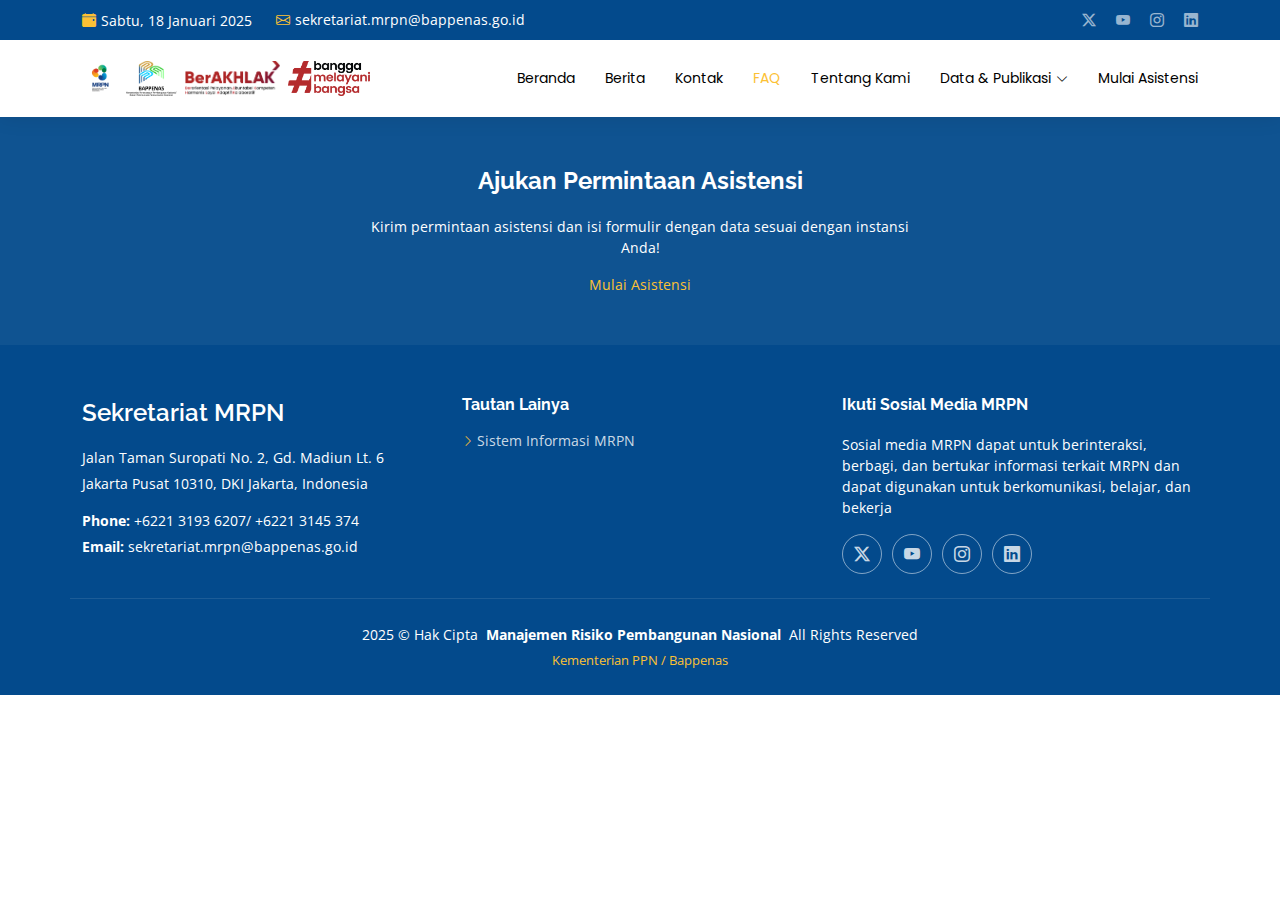
<file: faq.html>
<!DOCTYPE html>
<html lang="en">

<head>
    <meta charset="utf-8">
    <meta content="width=device-width, initial-scale=1.0" name="viewport">
    <title>FAQ | Sekretariat Manajemen Risiko Pembangunan Nasional</title>
    <meta name="description" content="">
    <meta name="keywords" content="">

    <!-- Favicons -->
    <link href="assets/img/mrpn/fav_mrpn.png" rel="icon">
    <link href="assets/img/mrpn/logo-mrpn.png" rel="apple-touch-icon">

    <!-- Fonts -->
    <link href="https://fonts.googleapis.com" rel="preconnect">
    <link href="https://fonts.gstatic.com" rel="preconnect" crossorigin>
    <link
        href="https://fonts.googleapis.com/css2?family=Open+Sans:ital,wght@0,300;0,400;0,500;0,600;0,700;0,800;1,300;1,400;1,500;1,600;1,700;1,800&family=Poppins:ital,wght@0,100;0,200;0,300;0,400;0,500;0,600;0,700;0,800;0,900;1,100;1,200;1,300;1,400;1,500;1,600;1,700;1,800;1,900&family=Raleway:ital,wght@0,100;0,200;0,300;0,400;0,500;0,600;0,700;0,800;0,900;1,100;1,200;1,300;1,400;1,500;1,600;1,700;1,800;1,900&display=swap"
        rel="stylesheet">

    <!-- Vendor CSS Files -->
    <link href="assets/vendor/bootstrap/css/bootstrap.min.css" rel="stylesheet">
    <link href="assets/vendor/bootstrap-icons/bootstrap-icons.css" rel="stylesheet">
    <link href="assets/vendor/aos/aos.css" rel="stylesheet">
    <link href="assets/vendor/swiper/swiper-bundle.min.css" rel="stylesheet">
    <link href="assets/vendor/glightbox/css/glightbox.min.css" rel="stylesheet">

    <!-- Main CSS File -->
    <link href="assets/css/main.css" rel="stylesheet">

    <!-- =======================================================
  * Template Name: Eterna
  * Template URL: https://bootstrapmade.com/eterna-free-multipurpose-bootstrap-template/
  * Updated: Aug 07 2024 with Bootstrap v5.3.3
  * Author: BootstrapMade.com
  * License: https://bootstrapmade.com/license/
  ======================================================== -->
</head>

<body class="index-page">

    <header id="header" class="header sticky-top">

        <div class="topbar d-flex align-items-center dark-background">
            <div class="container d-flex justify-content-center justify-content-md-between">
                <div class="contact-info d-flex align-items-center">
                    <i class="bi bi-calendar-event-fill d-flex align-items-center"><span>Sabtu, 18 Januari
                            2025</span></i>
                    <i class="bi bi-envelope d-flex align-items-center ms-4">
                        <a href="mailto:contact@example.com">sekretariat.mrpn@bappenas.go.id</a>
                    </i>
                </div>
                <div class="social-links d-none d-md-flex align-items-center">
                    <a href="#" class="twitter"><i class="bi bi-twitter-x"></i></a>
                    <a href="#" class="youtube"><i class="bi bi-youtube"></i></a>
                    <a href="#" class="instagram"><i class="bi bi-instagram"></i></a>
                    <a href="#" class="linkedin"><i class="bi bi-linkedin"></i></a>
                </div>
            </div>
        </div><!-- End Top Bar -->

        <div class="branding">

            <div class="container position-relative d-flex align-items-center justify-content-between">
                <a href="index.html" class="logo d-flex align-items-center">
                    <!-- Uncomment the line below if you also wish to use an image logo -->
                    <img src="assets/img/mrpn/logo_mrpn.png" alt="">
                    <img src="assets/img/mrpn/logo_bappe.png" alt="">
                    <img src="assets/img/mrpn/logo_akhlak.png" alt="">
                    <img src="assets/img/mrpn/logo_bangga.png" alt="">
                    <!-- <h1 class="sitename">Eterna<br></h1> -->
                </a>

                <nav id="navmenu" class="navmenu">
                    <ul>
                        <li><a href="index.html">Beranda</a></li>
                        <li><a href="berita.html">Berita</a></li>
                        <li><a href="kontak.html">Kontak</a></li>
                        <li><a href="faq.html" class="active">FAQ</a></li>
                        <li><a href="tentang.html">Tentang Kami</a></li>
                        <li class="dropdown"><a href="#"><span>Data & Publikasi</span> <i
                                    class="bi bi-chevron-down toggle-dropdown"></i></a>
                            <ul>
                                <li><a href="unduhan.html">Unduhan</a></li>
                                <li class="dropdown"><a href="#"><span>Publikasi</span> <i
                                            class="bi bi-chevron-down toggle-dropdown"></i></a>
                                    <ul>
                                        <li><a href="#">Publikasi MRPN A</a></li>
                                        <li><a href="#">Publikasi MRPN B</a></li>
                                        <li><a href="#">Publikasi MRPN C</a></li>
                                        <li><a href="#">Publikasi MRPN D</a></li>
                                        <li><a href="#">Publikasi MRPN E</a></li>
                                    </ul>
                                </li>
                            </ul>
                        </li>
                        <li><a class="btn-get-started" href="asistensi.html">Mulai Asistensi</a></li>
                    </ul>
                    <i class="mobile-nav-toggle d-xl-none bi bi-list"></i>
                </nav>

            </div>

        </div>

    </header>

    <main class="main">

    </main>

    <footer id="footer" class="footer position-relative dark-background">

        <div class="footer-newsletter">
            <div class="container">
                <div class="row justify-content-center text-center">
                    <div class="col-lg-6">
                        <h4>Ajukan Permintaan Asistensi</h4>
                        <p>Kirim permintaan asistensi dan isi formulir dengan data sesuai dengan instansi Anda!</p>
                        <a href="#" class="btn-get-started">Mulai Asistensi</a>
                    </div>
                </div>
            </div>
        </div>

        <div class="container footer-top">
            <div class="row gy-4">
                <div class="col-lg-4 col-md-6 footer-about">
                    <a href="index.html" class="d-flex align-items-center">
                        <span class="sitename">Sekretariat MRPN</span>
                    </a>
                    <div class="footer-contact pt-3">
                        <p>Jalan Taman Suropati No. 2, Gd. Madiun Lt. 6</p>
                        <p>Jakarta Pusat 10310, DKI Jakarta, Indonesia</p>
                        <p class="mt-3"><strong>Phone:</strong> <span>+6221 3193 6207/ +6221 3145 374</span></p>
                        <p><strong>Email:</strong> <span>sekretariat.mrpn@bappenas.go.id</span></p>
                    </div>
                </div>

                <!-- <div class="col-lg-2 col-md-3 footer-links">
                </div> -->

                <div class="col-lg-4 col-md-6 footer-links">
                    <h4>Tautan Lainya</h4>
                    <ul>
                        <li><i class="bi bi-chevron-right"></i> <a href="#">Sistem Informasi MRPN</a></li>
                        <!-- <li><i class="bi bi-chevron-right"></i> <a href="#">About us</a></li>
            <li><i class="bi bi-chevron-right"></i> <a href="#">Services</a></li>
            <li><i class="bi bi-chevron-right"></i> <a href="#">Terms of service</a></li> -->
                    </ul>
                </div>

                <div class="col-lg-4 col-md-12">
                    <h4>Ikuti Sosial Media MRPN</h4>
                    <p>Sosial media MRPN dapat untuk berinteraksi, berbagi, dan bertukar informasi terkait MRPN dan
                        dapat digunakan untuk berkomunikasi, belajar, dan bekerja</p>
                    <div class="social-links d-flex">
                        <a href=""><i class="bi bi-twitter-x"></i></a>
                        <a href=""><i class="bi bi-youtube"></i></a>
                        <a href=""><i class="bi bi-instagram"></i></a>
                        <a href=""><i class="bi bi-linkedin"></i></a>
                    </div>
                </div>

            </div>
        </div>

        <div class="container copyright text-center mt-4">
            <p>2025 © <span>Hak Cipta</span> <strong class="px-1 sitename">Manajemen Risiko Pembangunan
                    Nasional</strong> <span>All Rights Reserved</span></p>
            <div class="credits">
                <a href="https://bappenas.go.id/">Kementerian PPN / Bappenas</a>
            </div>
        </div>

    </footer>

    <!-- Scroll Top -->
    <a href="#" id="scroll-top" class="scroll-top d-flex align-items-center justify-content-center"><i
            class="bi bi-arrow-up-short"></i></a>

    <!-- Preloader -->
    <div id="preloader"></div>

    <!-- Vendor JS Files -->
    <script src="assets/vendor/bootstrap/js/bootstrap.bundle.min.js"></script>
    <script src="assets/vendor/php-email-form/validate.js"></script>
    <script src="assets/vendor/aos/aos.js"></script>
    <script src="assets/vendor/swiper/swiper-bundle.min.js"></script>
    <script src="assets/vendor/purecounter/purecounter_vanilla.js"></script>
    <script src="assets/vendor/waypoints/noframework.waypoints.js"></script>
    <script src="assets/vendor/glightbox/js/glightbox.min.js"></script>
    <script src="assets/vendor/imagesloaded/imagesloaded.pkgd.min.js"></script>
    <script src="assets/vendor/isotope-layout/isotope.pkgd.min.js"></script>

    <!-- Main JS File -->
    <script src="assets/js/main.js"></script>

</body>

</html>
</file>
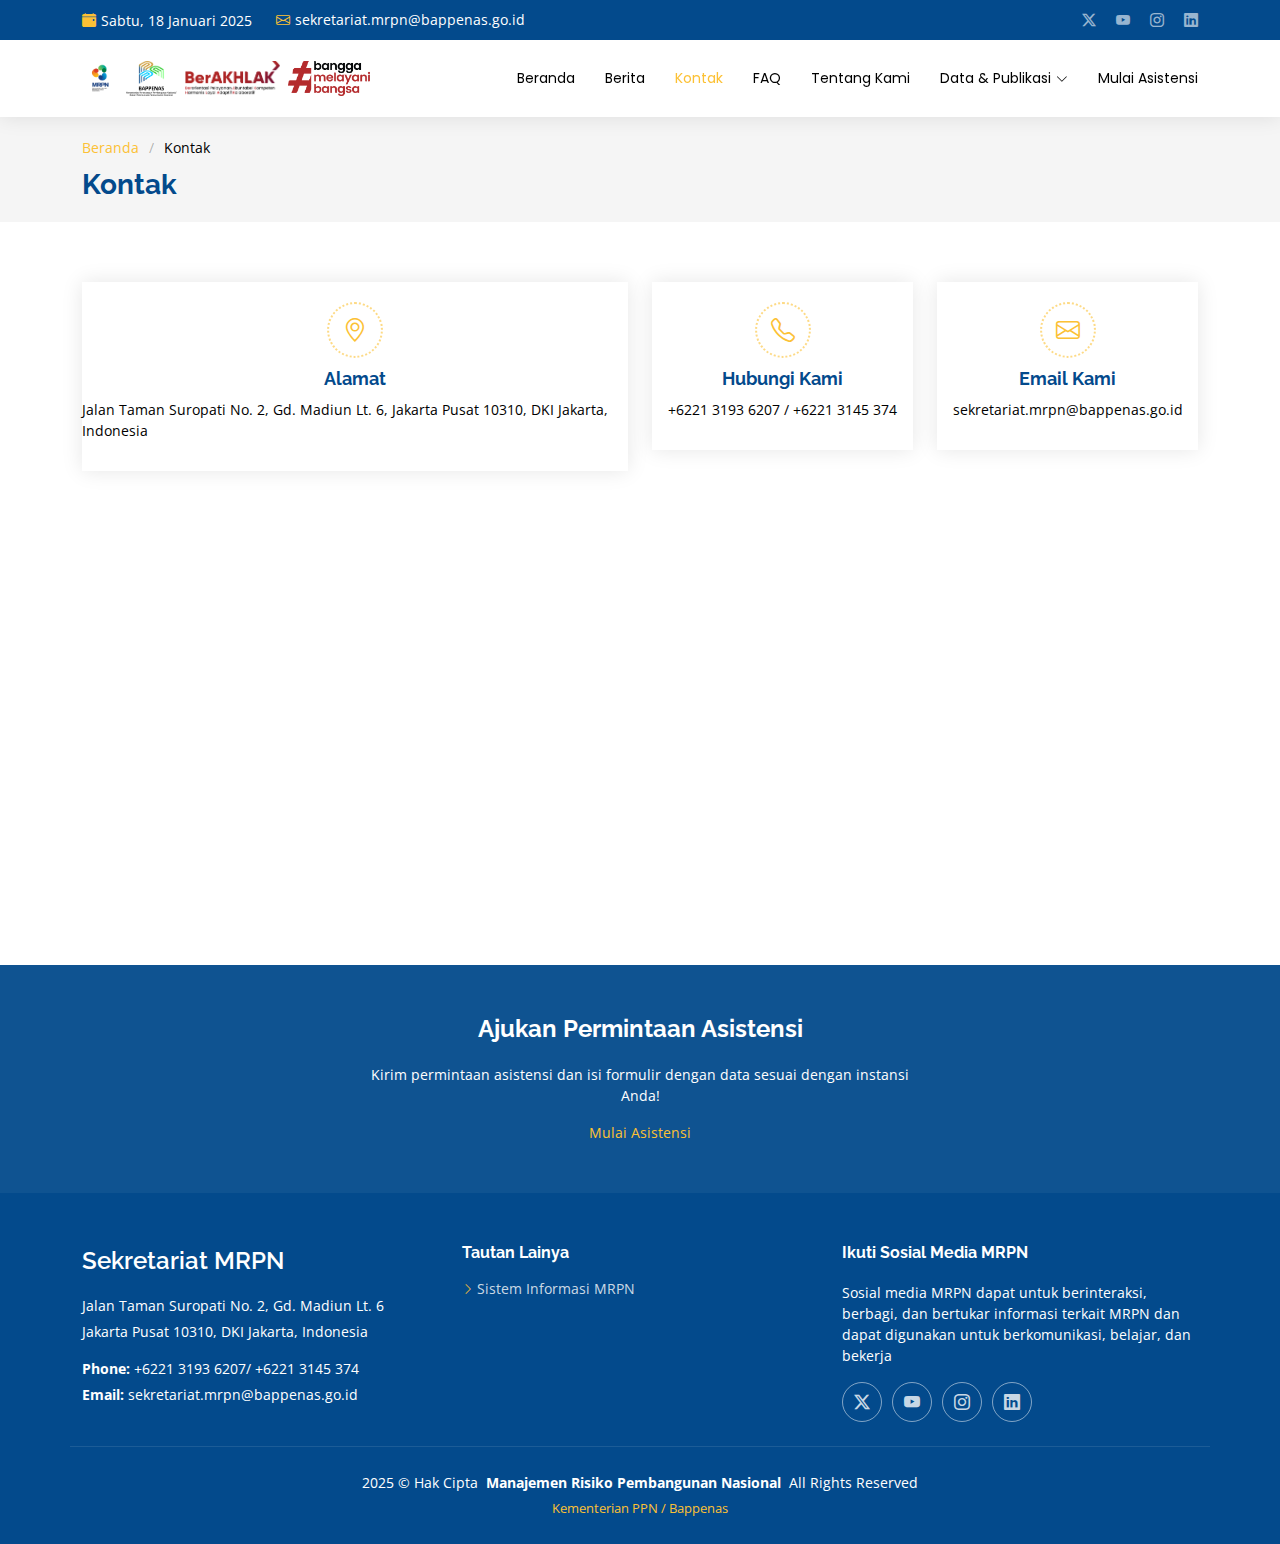
<file: kontak.html>
<!DOCTYPE html>
<html lang="en">

<head>
    <meta charset="utf-8">
    <meta content="width=device-width, initial-scale=1.0" name="viewport">
    <title>Kontak | Sekretariat Manajemen Risiko Pembangunan Nasional</title>
    <meta name="description" content="">
    <meta name="keywords" content="">

    <!-- Favicons -->
    <link href="assets/img/mrpn/fav_mrpn.png" rel="icon">
    <link href="assets/img/mrpn/logo-mrpn.png" rel="apple-touch-icon">

    <!-- Fonts -->
    <link href="https://fonts.googleapis.com" rel="preconnect">
    <link href="https://fonts.gstatic.com" rel="preconnect" crossorigin>
    <link
        href="https://fonts.googleapis.com/css2?family=Open+Sans:ital,wght@0,300;0,400;0,500;0,600;0,700;0,800;1,300;1,400;1,500;1,600;1,700;1,800&family=Poppins:ital,wght@0,100;0,200;0,300;0,400;0,500;0,600;0,700;0,800;0,900;1,100;1,200;1,300;1,400;1,500;1,600;1,700;1,800;1,900&family=Raleway:ital,wght@0,100;0,200;0,300;0,400;0,500;0,600;0,700;0,800;0,900;1,100;1,200;1,300;1,400;1,500;1,600;1,700;1,800;1,900&display=swap"
        rel="stylesheet">

    <!-- Vendor CSS Files -->
    <link href="assets/vendor/bootstrap/css/bootstrap.min.css" rel="stylesheet">
    <link href="assets/vendor/bootstrap-icons/bootstrap-icons.css" rel="stylesheet">
    <link href="assets/vendor/aos/aos.css" rel="stylesheet">
    <link href="assets/vendor/swiper/swiper-bundle.min.css" rel="stylesheet">
    <link href="assets/vendor/glightbox/css/glightbox.min.css" rel="stylesheet">

    <!-- Main CSS File -->
    <link href="assets/css/main.css" rel="stylesheet">

    <!-- =======================================================
  * Template Name: Eterna
  * Template URL: https://bootstrapmade.com/eterna-free-multipurpose-bootstrap-template/
  * Updated: Aug 07 2024 with Bootstrap v5.3.3
  * Author: BootstrapMade.com
  * License: https://bootstrapmade.com/license/
  ======================================================== -->
</head>

<body class="index-page">

    <header id="header" class="header sticky-top">

        <div class="topbar d-flex align-items-center dark-background">
            <div class="container d-flex justify-content-center justify-content-md-between">
                <div class="contact-info d-flex align-items-center">
                    <i class="bi bi-calendar-event-fill d-flex align-items-center"><span>Sabtu, 18 Januari
                            2025</span></i>
                    <i class="bi bi-envelope d-flex align-items-center ms-4">
                        <a href="mailto:contact@example.com">sekretariat.mrpn@bappenas.go.id</a>
                    </i>
                </div>
                <div class="social-links d-none d-md-flex align-items-center">
                    <a href="#" class="twitter"><i class="bi bi-twitter-x"></i></a>
                    <a href="#" class="youtube"><i class="bi bi-youtube"></i></a>
                    <a href="#" class="instagram"><i class="bi bi-instagram"></i></a>
                    <a href="#" class="linkedin"><i class="bi bi-linkedin"></i></a>
                </div>
            </div>
        </div><!-- End Top Bar -->

        <div class="branding">

            <div class="container position-relative d-flex align-items-center justify-content-between">
                <a href="index.html" class="logo d-flex align-items-center">
                    <!-- Uncomment the line below if you also wish to use an image logo -->
                    <img src="assets/img/mrpn/logo_mrpn.png" alt="">
                    <img src="assets/img/mrpn/logo_bappe.png" alt="">
                    <img src="assets/img/mrpn/logo_akhlak.png" alt="">
                    <img src="assets/img/mrpn/logo_bangga.png" alt="">
                    <!-- <h1 class="sitename">Eterna<br></h1> -->
                </a>

                <nav id="navmenu" class="navmenu">
                    <ul>
                        <li><a href="index.html">Beranda</a></li>
                        <li><a href="berita.html">Berita</a></li>
                        <li><a href="kontak.html" class="active">Kontak</a></li>
                        <li><a href="faq.html">FAQ</a></li>
                        <li><a href="tentang.html">Tentang Kami</a></li>
                        <li class="dropdown"><a href="#"><span>Data & Publikasi</span> <i
                                    class="bi bi-chevron-down toggle-dropdown"></i></a>
                            <ul>
                                <li><a href="unduhan.html">Unduhan</a></li>
                                <li class="dropdown"><a href="#"><span>Publikasi</span> <i
                                            class="bi bi-chevron-down toggle-dropdown"></i></a>
                                    <ul>
                                        <li><a href="#">Publikasi MRPN A</a></li>
                                        <li><a href="#">Publikasi MRPN B</a></li>
                                        <li><a href="#">Publikasi MRPN C</a></li>
                                        <li><a href="#">Publikasi MRPN D</a></li>
                                        <li><a href="#">Publikasi MRPN E</a></li>
                                    </ul>
                                </li>
                            </ul>
                        </li>
                        <li><a class="btn-get-started" href="asistensi.html">Mulai Asistensi</a></li>
                    </ul>
                    <i class="mobile-nav-toggle d-xl-none bi bi-list"></i>
                </nav>

            </div>

        </div>

    </header>

    <main class="main">

        <!-- Page Title -->
        <div class="page-title" data-aos="fade">
            <div class="container">
                <nav class="breadcrumbs">
                    <ol>
                        <li><a href="index.html">Beranda</a></li>
                        <li class="current">Kontak</li>
                    </ol>
                </nav>
                <h1>Kontak</h1>
            </div>
        </div><!-- End Page Title -->

        <!-- Contact Section -->
        <section id="contact" class="contact section">

            <div class="container" data-aos="fade-up" data-aos-delay="100">

                <div class="row gy-4">

                    <div class="col-lg-6">
                        <div class="info-item d-flex flex-column justify-content-center align-items-center"
                            data-aos="fade-up" data-aos-delay="200">
                            <i class="bi bi-geo-alt"></i>
                            <h3>Alamat</h3>
                            <p>Jalan Taman Suropati No. 2, Gd. Madiun Lt. 6, Jakarta Pusat 10310, DKI Jakarta, Indonesia</p>
                        </div>
                    </div><!-- End Info Item -->

                    <div class="col-lg-3 col-md-6">
                        <div class="info-item d-flex flex-column justify-content-center align-items-center"
                            data-aos="fade-up" data-aos-delay="300">
                            <i class="bi bi-telephone"></i>
                            <h3>Hubungi Kami</h3>
                            <p>+6221 3193 6207 / +6221 3145 374</p>
                        </div>
                    </div><!-- End Info Item -->

                    <div class="col-lg-3 col-md-6">
                        <div class="info-item d-flex flex-column justify-content-center align-items-center"
                            data-aos="fade-up" data-aos-delay="400">
                            <i class="bi bi-envelope"></i>
                            <h3>Email Kami</h3>
                            <p>sekretariat.mrpn@bappenas.go.id</p>
                        </div>
                    </div><!-- End Info Item -->

                </div>

                <div class="row gy-4 mt-1">
                    <div class="col-lg-12" data-aos="fade-up" data-aos-delay="300">
                        <iframe
                            src="https://www.google.com/maps/embed?pb=!1m14!1m8!1m3!1d48389.78314118045!2d-74.006138!3d40.710059!3m2!1i1024!2i768!4f13.1!3m3!1m2!1s0x89c25a22a3bda30d%3A0xb89d1fe6bc499443!2sDowntown%20Conference%20Center!5e0!3m2!1sen!2sus!4v1676961268712!5m2!1sen!2sus"
                            frameborder="0" style="border:0; width: 100%; height: 400px;" allowfullscreen=""
                            loading="lazy" referrerpolicy="no-referrer-when-downgrade"></iframe>
                    </div>
                    <!-- End Google Maps -->
                    <!-- End Contact Form -->

                </div>

            </div>

        </section><!-- /Contact Section -->

    </main>

    <footer id="footer" class="footer position-relative dark-background">

        <div class="footer-newsletter">
            <div class="container">
                <div class="row justify-content-center text-center">
                    <div class="col-lg-6">
                        <h4>Ajukan Permintaan Asistensi</h4>
                        <p>Kirim permintaan asistensi dan isi formulir dengan data sesuai dengan instansi Anda!</p>
                        <a href="#" class="btn-get-started">Mulai Asistensi</a>
                    </div>
                </div>
            </div>
        </div>

        <div class="container footer-top">
            <div class="row gy-4">
                <div class="col-lg-4 col-md-6 footer-about">
                    <a href="index.html" class="d-flex align-items-center">
                        <span class="sitename">Sekretariat MRPN</span>
                    </a>
                    <div class="footer-contact pt-3">
                        <p>Jalan Taman Suropati No. 2, Gd. Madiun Lt. 6</p>
                        <p>Jakarta Pusat 10310, DKI Jakarta, Indonesia</p>
                        <p class="mt-3"><strong>Phone:</strong> <span>+6221 3193 6207/ +6221 3145 374</span></p>
                        <p><strong>Email:</strong> <span>sekretariat.mrpn@bappenas.go.id</span></p>
                    </div>
                </div>

                <!-- <div class="col-lg-2 col-md-3 footer-links">
                </div> -->

                <div class="col-lg-4 col-md-6 footer-links">
                    <h4>Tautan Lainya</h4>
                    <ul>
                        <li><i class="bi bi-chevron-right"></i> <a href="#">Sistem Informasi MRPN</a></li>
                        <!-- <li><i class="bi bi-chevron-right"></i> <a href="#">About us</a></li>
            <li><i class="bi bi-chevron-right"></i> <a href="#">Services</a></li>
            <li><i class="bi bi-chevron-right"></i> <a href="#">Terms of service</a></li> -->
                    </ul>
                </div>

                <div class="col-lg-4 col-md-12">
                    <h4>Ikuti Sosial Media MRPN</h4>
                    <p>Sosial media MRPN dapat untuk berinteraksi, berbagi, dan bertukar informasi terkait MRPN dan
                        dapat digunakan untuk berkomunikasi, belajar, dan bekerja</p>
                    <div class="social-links d-flex">
                        <a href=""><i class="bi bi-twitter-x"></i></a>
                        <a href=""><i class="bi bi-youtube"></i></a>
                        <a href=""><i class="bi bi-instagram"></i></a>
                        <a href=""><i class="bi bi-linkedin"></i></a>
                    </div>
                </div>

            </div>
        </div>

        <div class="container copyright text-center mt-4">
            <p>2025 © <span>Hak Cipta</span> <strong class="px-1 sitename">Manajemen Risiko Pembangunan
                    Nasional</strong> <span>All Rights Reserved</span></p>
            <div class="credits">
                <a href="https://bappenas.go.id/">Kementerian PPN / Bappenas</a>
            </div>
        </div>

    </footer>

    <!-- Scroll Top -->
    <a href="#" id="scroll-top" class="scroll-top d-flex align-items-center justify-content-center"><i
            class="bi bi-arrow-up-short"></i></a>

    <!-- Preloader -->
    <div id="preloader"></div>

    <!-- Vendor JS Files -->
    <script src="assets/vendor/bootstrap/js/bootstrap.bundle.min.js"></script>
    <script src="assets/vendor/php-email-form/validate.js"></script>
    <script src="assets/vendor/aos/aos.js"></script>
    <script src="assets/vendor/swiper/swiper-bundle.min.js"></script>
    <script src="assets/vendor/purecounter/purecounter_vanilla.js"></script>
    <script src="assets/vendor/waypoints/noframework.waypoints.js"></script>
    <script src="assets/vendor/glightbox/js/glightbox.min.js"></script>
    <script src="assets/vendor/imagesloaded/imagesloaded.pkgd.min.js"></script>
    <script src="assets/vendor/isotope-layout/isotope.pkgd.min.js"></script>

    <!-- Main JS File -->
    <script src="assets/js/main.js"></script>

</body>

</html>
</file>
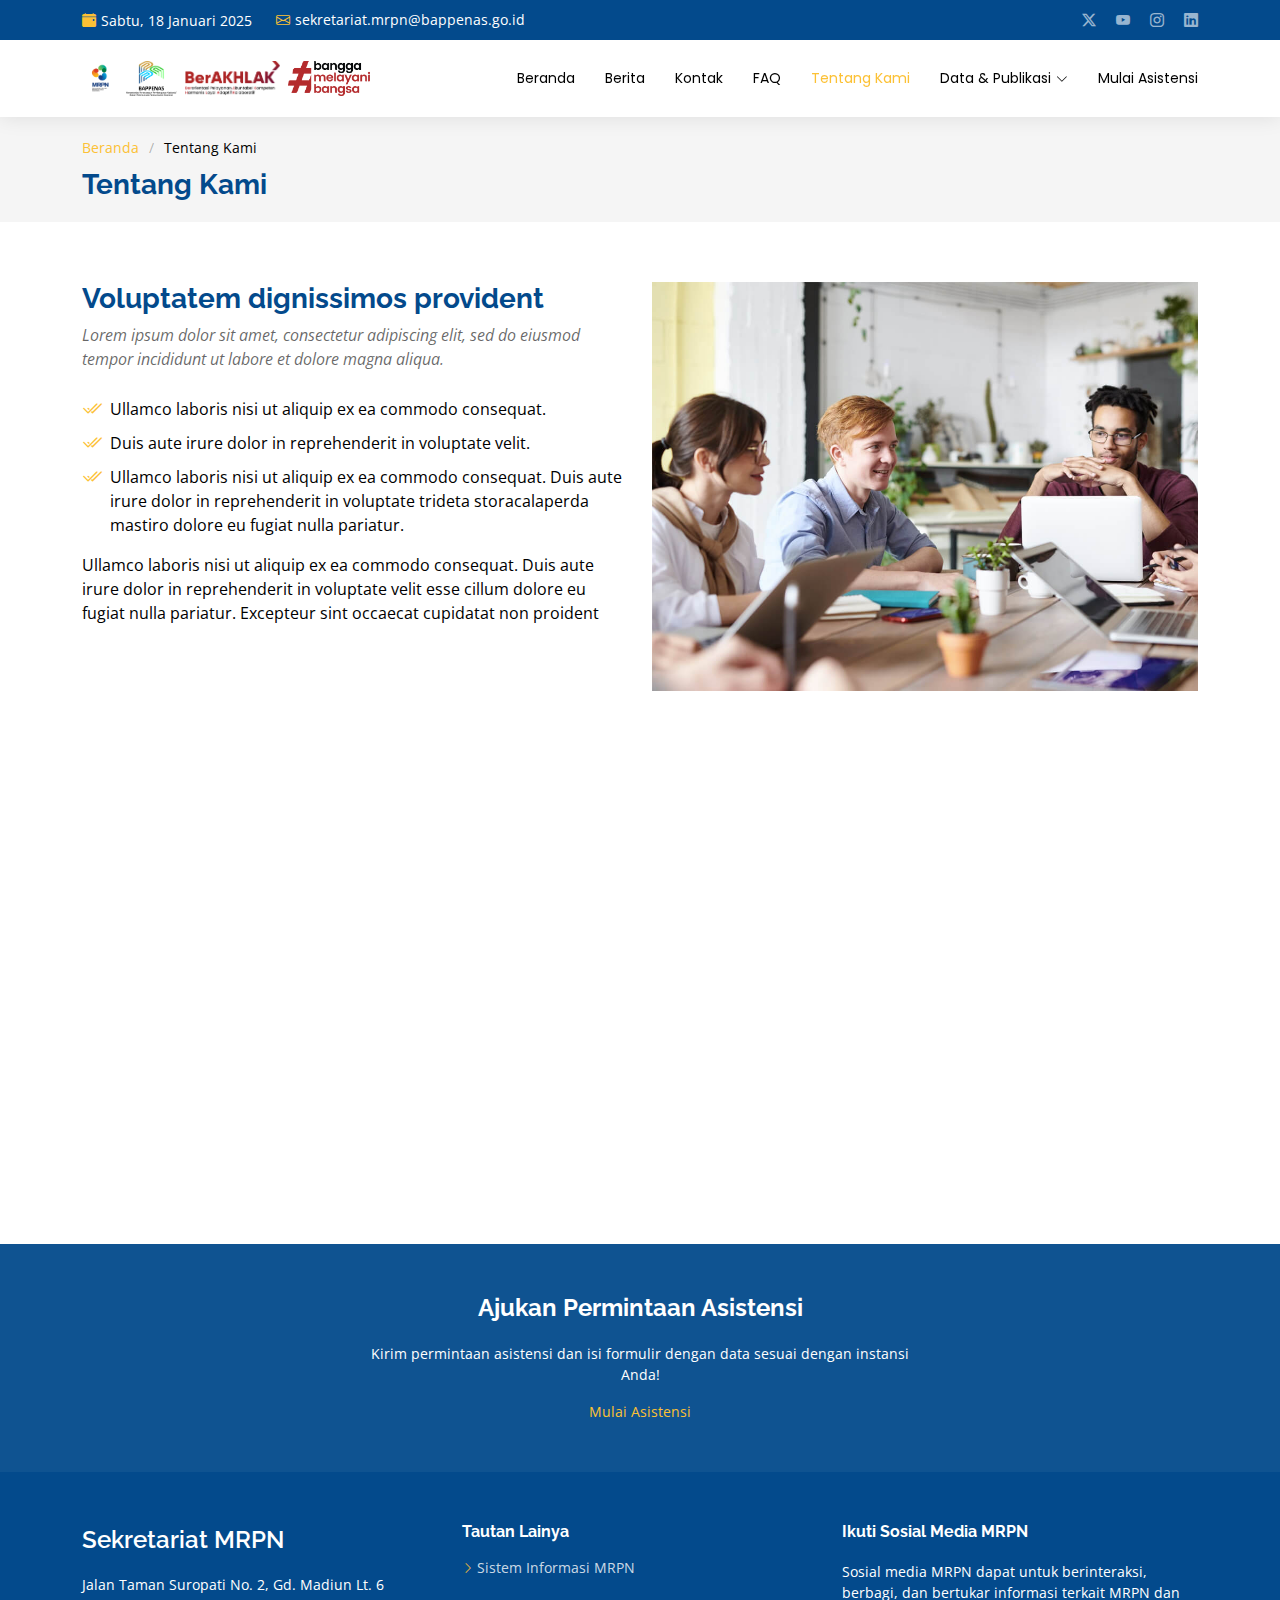
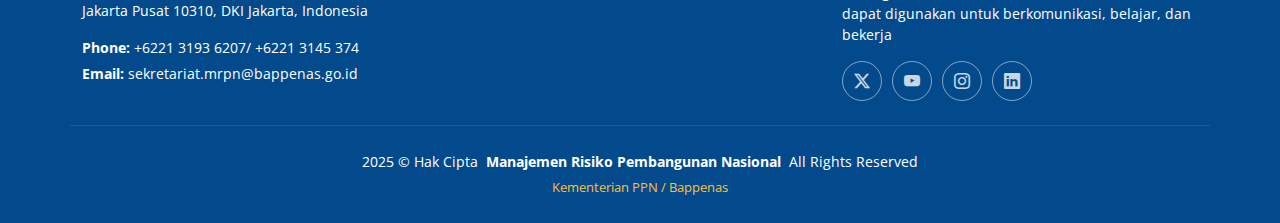
<file: tentang.html>
<!DOCTYPE html>
<html lang="en">

<head>
    <meta charset="utf-8">
    <meta content="width=device-width, initial-scale=1.0" name="viewport">
    <title>Tentang Kami | Sekretariat Manajemen Risiko Pembangunan Nasional</title>
    <meta name="description" content="">
    <meta name="keywords" content="">

    <!-- Favicons -->
    <link href="assets/img/mrpn/fav_mrpn.png" rel="icon">
    <link href="assets/img/mrpn/logo-mrpn.png" rel="apple-touch-icon">

    <!-- Fonts -->
    <link href="https://fonts.googleapis.com" rel="preconnect">
    <link href="https://fonts.gstatic.com" rel="preconnect" crossorigin>
    <link
        href="https://fonts.googleapis.com/css2?family=Open+Sans:ital,wght@0,300;0,400;0,500;0,600;0,700;0,800;1,300;1,400;1,500;1,600;1,700;1,800&family=Poppins:ital,wght@0,100;0,200;0,300;0,400;0,500;0,600;0,700;0,800;0,900;1,100;1,200;1,300;1,400;1,500;1,600;1,700;1,800;1,900&family=Raleway:ital,wght@0,100;0,200;0,300;0,400;0,500;0,600;0,700;0,800;0,900;1,100;1,200;1,300;1,400;1,500;1,600;1,700;1,800;1,900&display=swap"
        rel="stylesheet">

    <!-- Vendor CSS Files -->
    <link href="assets/vendor/bootstrap/css/bootstrap.min.css" rel="stylesheet">
    <link href="assets/vendor/bootstrap-icons/bootstrap-icons.css" rel="stylesheet">
    <link href="assets/vendor/aos/aos.css" rel="stylesheet">
    <link href="assets/vendor/swiper/swiper-bundle.min.css" rel="stylesheet">
    <link href="assets/vendor/glightbox/css/glightbox.min.css" rel="stylesheet">

    <!-- Main CSS File -->
    <link href="assets/css/main.css" rel="stylesheet">

    <!-- =======================================================
  * Template Name: Eterna
  * Template URL: https://bootstrapmade.com/eterna-free-multipurpose-bootstrap-template/
  * Updated: Aug 07 2024 with Bootstrap v5.3.3
  * Author: BootstrapMade.com
  * License: https://bootstrapmade.com/license/
  ======================================================== -->
</head>

<body class="index-page">

    <header id="header" class="header sticky-top">

        <div class="topbar d-flex align-items-center dark-background">
            <div class="container d-flex justify-content-center justify-content-md-between">
                <div class="contact-info d-flex align-items-center">
                    <i class="bi bi-calendar-event-fill d-flex align-items-center"><span>Sabtu, 18 Januari
                            2025</span></i>
                    <i class="bi bi-envelope d-flex align-items-center ms-4">
                        <a href="mailto:contact@example.com">sekretariat.mrpn@bappenas.go.id</a>
                    </i>
                </div>
                <div class="social-links d-none d-md-flex align-items-center">
                    <a href="#" class="twitter"><i class="bi bi-twitter-x"></i></a>
                    <a href="#" class="youtube"><i class="bi bi-youtube"></i></a>
                    <a href="#" class="instagram"><i class="bi bi-instagram"></i></a>
                    <a href="#" class="linkedin"><i class="bi bi-linkedin"></i></a>
                </div>
            </div>
        </div><!-- End Top Bar -->

        <div class="branding">

            <div class="container position-relative d-flex align-items-center justify-content-between">
                <a href="index.html" class="logo d-flex align-items-center">
                    <!-- Uncomment the line below if you also wish to use an image logo -->
                    <img src="assets/img/mrpn/logo_mrpn.png" alt="">
                    <img src="assets/img/mrpn/logo_bappe.png" alt="">
                    <img src="assets/img/mrpn/logo_akhlak.png" alt="">
                    <img src="assets/img/mrpn/logo_bangga.png" alt="">
                    <!-- <h1 class="sitename">Eterna<br></h1> -->
                </a>

                <nav id="navmenu" class="navmenu">
                    <ul>
                        <li><a href="index.html">Beranda</a></li>
                        <li><a href="berita.html">Berita</a></li>
                        <li><a href="kontak.html">Kontak</a></li>
                        <li><a href="faq.html">FAQ</a></li>
                        <li><a href="tentang.html" class="active">Tentang Kami</a></li>
                        <li class="dropdown"><a href="#"><span>Data & Publikasi</span> <i
                                    class="bi bi-chevron-down toggle-dropdown"></i></a>
                            <ul>
                                <li><a href="unduhan.html">Unduhan</a></li>
                                <li class="dropdown"><a href="#"><span>Publikasi</span> <i
                                            class="bi bi-chevron-down toggle-dropdown"></i></a>
                                    <ul>
                                        <li><a href="#">Publikasi MRPN A</a></li>
                                        <li><a href="#">Publikasi MRPN B</a></li>
                                        <li><a href="#">Publikasi MRPN C</a></li>
                                        <li><a href="#">Publikasi MRPN D</a></li>
                                        <li><a href="#">Publikasi MRPN E</a></li>
                                    </ul>
                                </li>
                            </ul>
                        </li>
                        <li><a class="btn-get-started" href="asistensi.html">Mulai Asistensi</a></li>
                    </ul>
                    <i class="mobile-nav-toggle d-xl-none bi bi-list"></i>
                </nav>

            </div>

        </div>

    </header>

    <main class="main">

        <!-- Page Title -->
        <div class="page-title" data-aos="fade">
            <div class="container">
                <nav class="breadcrumbs">
                    <ol>
                        <li><a href="index.html">Beranda</a></li>
                        <li class="current">Tentang Kami</li>
                    </ol>
                </nav>
                <h1>Tentang Kami</h1>
            </div>
        </div><!-- End Page Title -->

        <!-- About Section -->
        <section id="about" class="section about">

            <div class="container" data-aos="fade-up" data-aos-delay="100">

                <div class="row gy-4">
                    <div class="col-lg-6 order-1 order-lg-2">
                        <img src="assets/img/about.jpg" class="img-fluid" alt="">
                    </div>
                    <div class="col-lg-6 order-2 order-lg-1 content">
                        <h3>Voluptatem dignissimos provident</h3>
                        <p class="fst-italic">
                            Lorem ipsum dolor sit amet, consectetur adipiscing elit, sed do eiusmod tempor incididunt ut
                            labore et dolore
                            magna aliqua.
                        </p>
                        <ul>
                            <li><i class="bi bi-check2-all"></i> <span>Ullamco laboris nisi ut aliquip ex ea commodo
                                    consequat.</span></li>
                            <li><i class="bi bi-check2-all"></i> <span>Duis aute irure dolor in reprehenderit in
                                    voluptate velit.</span></li>
                            <li><i class="bi bi-check2-all"></i> <span>Ullamco laboris nisi ut aliquip ex ea commodo
                                    consequat. Duis aute irure dolor in reprehenderit in voluptate trideta
                                    storacalaperda mastiro dolore eu fugiat nulla pariatur.</span></li>
                        </ul>
                        <p>
                            Ullamco laboris nisi ut aliquip ex ea commodo consequat. Duis aute irure dolor in
                            reprehenderit in voluptate
                            velit esse cillum dolore eu fugiat nulla pariatur. Excepteur sint occaecat cupidatat non
                            proident
                        </p>
                    </div>
                </div>
            </div>

        </section>
        <!-- /About Section -->

        <!-- Skills Section -->
        <section id="skills" class="skills section">

            <div class="container" data-aos="fade-up" data-aos-delay="100">

                <div class="row">

                    <div class="col-lg-6 d-flex align-items-center">
                        <img src="assets/img/skills.jpg" class="img-fluid" alt="">
                    </div>

                    <div class="col-lg-6 order-2 order-lg-1 content">
                        <h3>Voluptatem dignissimos provident</h3>
                        <p class="fst-italic">
                            Lorem ipsum dolor sit amet, consectetur adipiscing elit, sed do eiusmod tempor incididunt ut
                            labore et dolore
                            magna aliqua.
                        </p>
                        <ul>
                            <li><i class="bi bi-check2-all"></i> <span>Ullamco laboris nisi ut aliquip ex ea commodo
                                    consequat.</span></li>
                            <li><i class="bi bi-check2-all"></i> <span>Duis aute irure dolor in reprehenderit in
                                    voluptate velit.</span></li>
                            <li><i class="bi bi-check2-all"></i> <span>Ullamco laboris nisi ut aliquip ex ea commodo
                                    consequat. Duis aute irure dolor in reprehenderit in voluptate trideta
                                    storacalaperda mastiro dolore eu fugiat nulla pariatur.</span></li>
                        </ul>
                        <p>
                            Ullamco laboris nisi ut aliquip ex ea commodo consequat. Duis aute irure dolor in
                            reprehenderit in voluptate
                            velit esse cillum dolore eu fugiat nulla pariatur. Excepteur sint occaecat cupidatat non
                            proident
                        </p>
                    </div>
                </div>

            </div>

        </section><!-- /Skills Section -->
    </main>

    <footer id="footer" class="footer position-relative dark-background">

        <div class="footer-newsletter">
            <div class="container">
                <div class="row justify-content-center text-center">
                    <div class="col-lg-6">
                        <h4>Ajukan Permintaan Asistensi</h4>
                        <p>Kirim permintaan asistensi dan isi formulir dengan data sesuai dengan instansi Anda!</p>
                        <a href="#" class="btn-get-started">Mulai Asistensi</a>
                    </div>
                </div>
            </div>
        </div>

        <div class="container footer-top">
            <div class="row gy-4">
                <div class="col-lg-4 col-md-6 footer-about">
                    <a href="index.html" class="d-flex align-items-center">
                        <span class="sitename">Sekretariat MRPN</span>
                    </a>
                    <div class="footer-contact pt-3">
                        <p>Jalan Taman Suropati No. 2, Gd. Madiun Lt. 6</p>
                        <p>Jakarta Pusat 10310, DKI Jakarta, Indonesia</p>
                        <p class="mt-3"><strong>Phone:</strong> <span>+6221 3193 6207/ +6221 3145 374</span></p>
                        <p><strong>Email:</strong> <span>sekretariat.mrpn@bappenas.go.id</span></p>
                    </div>
                </div>

                <!-- <div class="col-lg-2 col-md-3 footer-links">
                </div> -->

                <div class="col-lg-4 col-md-6 footer-links">
                    <h4>Tautan Lainya</h4>
                    <ul>
                        <li><i class="bi bi-chevron-right"></i> <a href="#">Sistem Informasi MRPN</a></li>
                        <!-- <li><i class="bi bi-chevron-right"></i> <a href="#">About us</a></li>
            <li><i class="bi bi-chevron-right"></i> <a href="#">Services</a></li>
            <li><i class="bi bi-chevron-right"></i> <a href="#">Terms of service</a></li> -->
                    </ul>
                </div>

                <div class="col-lg-4 col-md-12">
                    <h4>Ikuti Sosial Media MRPN</h4>
                    <p>Sosial media MRPN dapat untuk berinteraksi, berbagi, dan bertukar informasi terkait MRPN dan
                        dapat digunakan untuk berkomunikasi, belajar, dan bekerja</p>
                    <div class="social-links d-flex">
                        <a href=""><i class="bi bi-twitter-x"></i></a>
                        <a href=""><i class="bi bi-youtube"></i></a>
                        <a href=""><i class="bi bi-instagram"></i></a>
                        <a href=""><i class="bi bi-linkedin"></i></a>
                    </div>
                </div>

            </div>
        </div>

        <div class="container copyright text-center mt-4">
            <p>2025 © <span>Hak Cipta</span> <strong class="px-1 sitename">Manajemen Risiko Pembangunan
                    Nasional</strong> <span>All Rights Reserved</span></p>
            <div class="credits">
                <a href="https://bappenas.go.id/">Kementerian PPN / Bappenas</a>
            </div>
        </div>

    </footer>

    <!-- Scroll Top -->
    <a href="#" id="scroll-top" class="scroll-top d-flex align-items-center justify-content-center"><i
            class="bi bi-arrow-up-short"></i></a>

    <!-- Preloader -->
    <div id="preloader"></div>

    <!-- Vendor JS Files -->
    <script src="assets/vendor/bootstrap/js/bootstrap.bundle.min.js"></script>
    <script src="assets/vendor/php-email-form/validate.js"></script>
    <script src="assets/vendor/aos/aos.js"></script>
    <script src="assets/vendor/swiper/swiper-bundle.min.js"></script>
    <script src="assets/vendor/purecounter/purecounter_vanilla.js"></script>
    <script src="assets/vendor/waypoints/noframework.waypoints.js"></script>
    <script src="assets/vendor/glightbox/js/glightbox.min.js"></script>
    <script src="assets/vendor/imagesloaded/imagesloaded.pkgd.min.js"></script>
    <script src="assets/vendor/isotope-layout/isotope.pkgd.min.js"></script>

    <!-- Main JS File -->
    <script src="assets/js/main.js"></script>

</body>

</html>
</file>
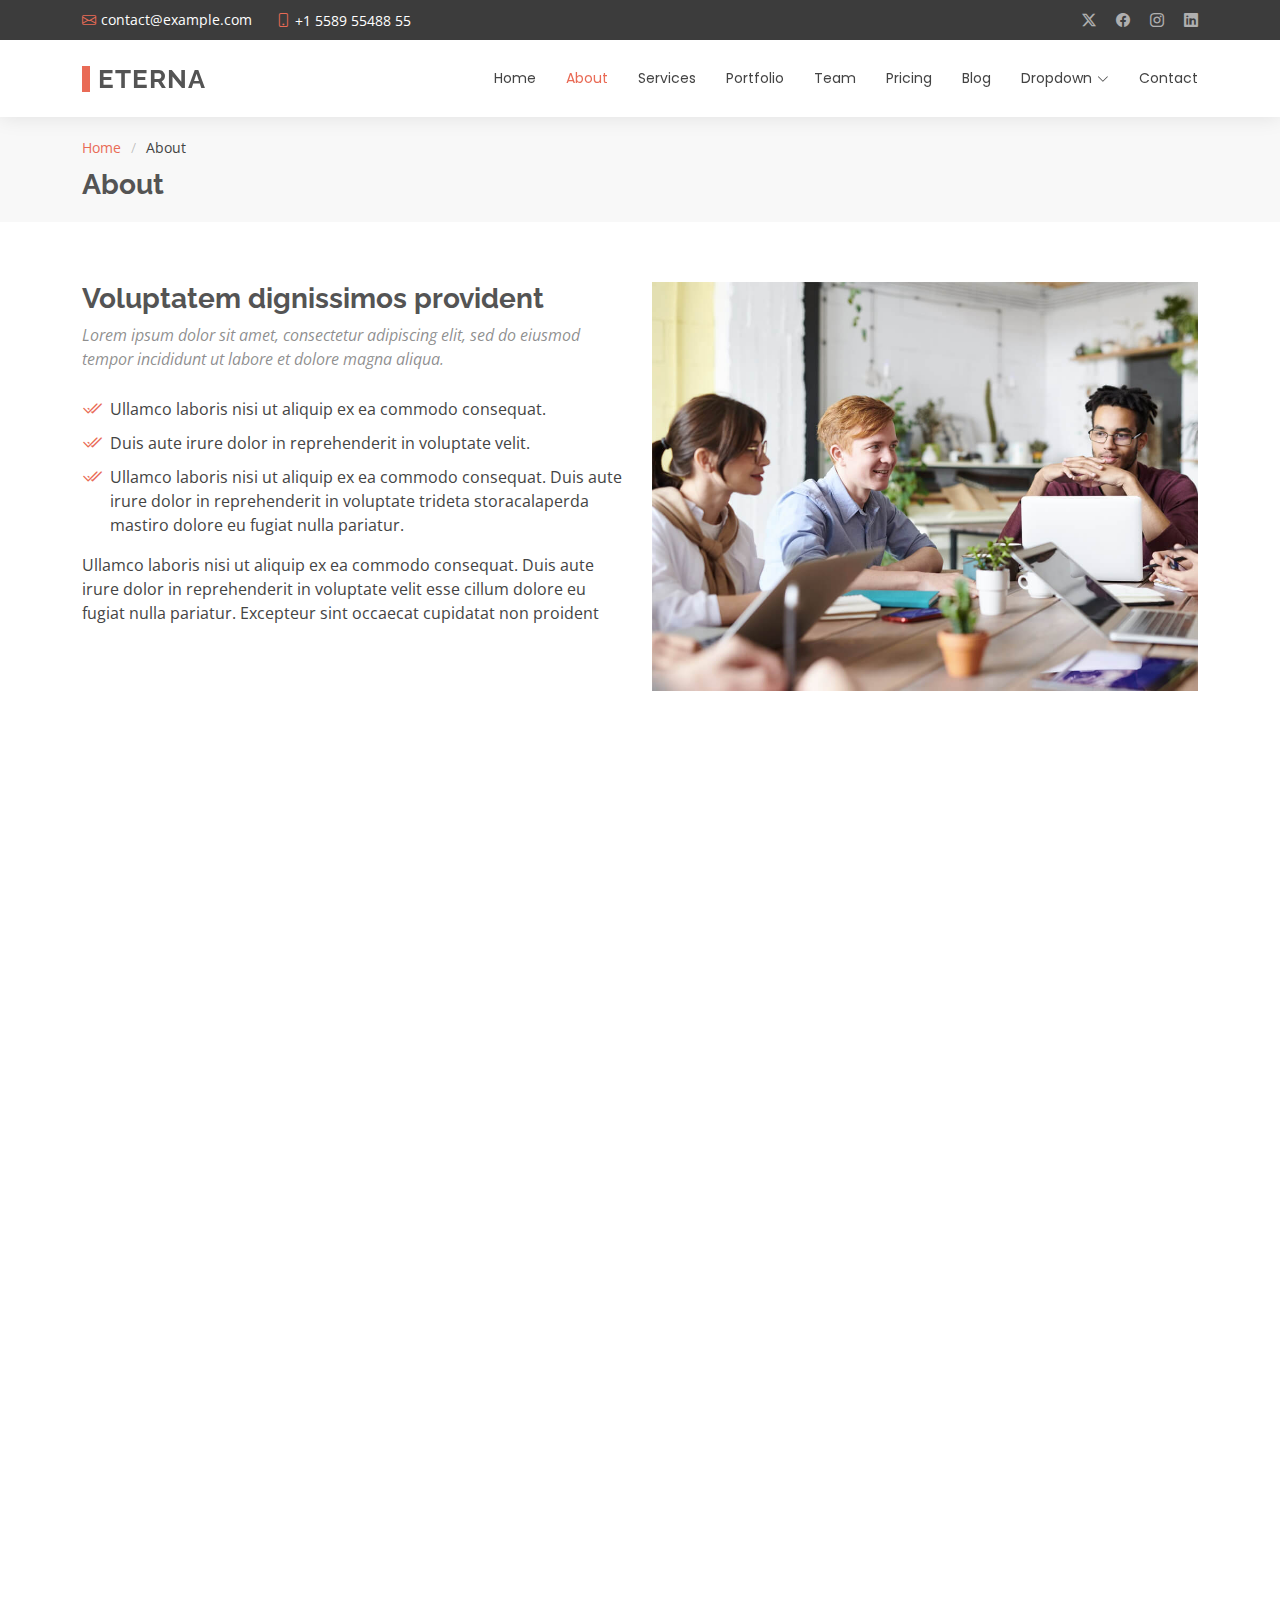
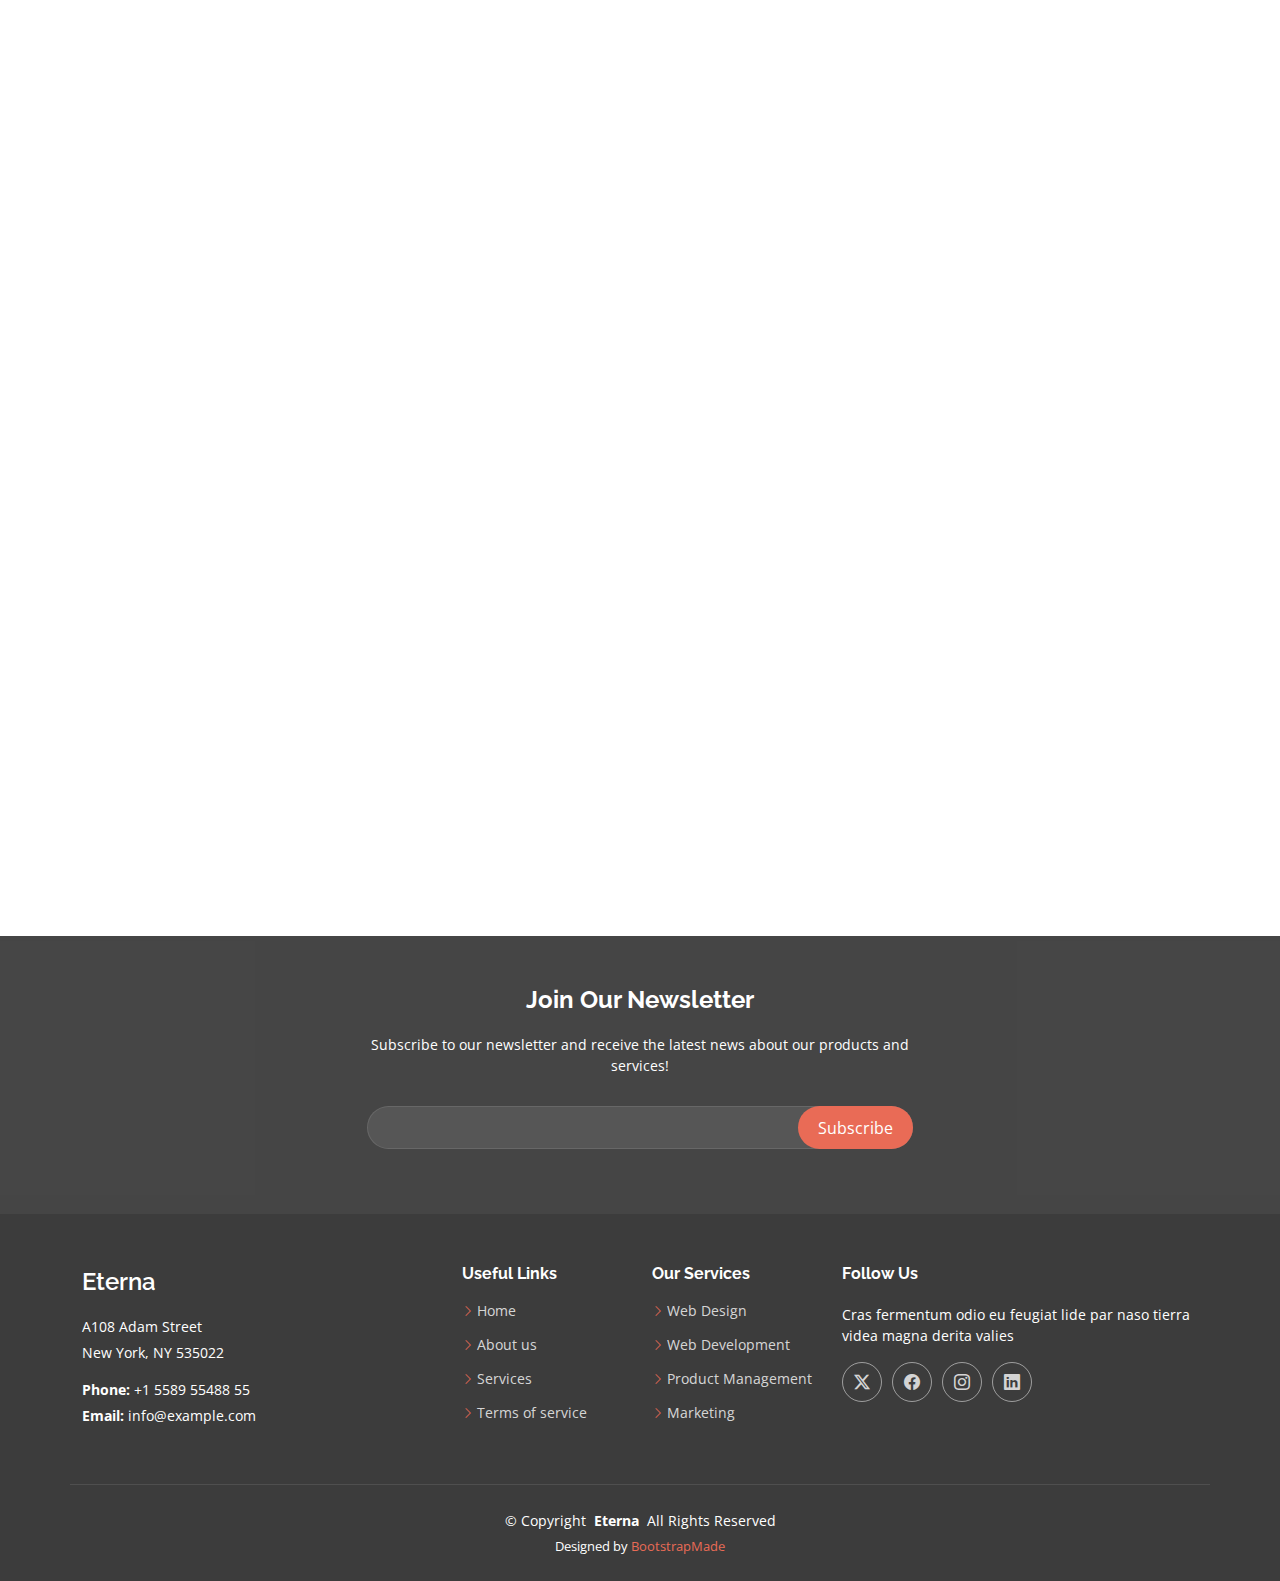
<file: ref/about.html>
<!DOCTYPE html>
<html lang="en">

<head>
  <meta charset="utf-8">
  <meta content="width=device-width, initial-scale=1.0" name="viewport">
  <title>About - Eterna Bootstrap Template</title>
  <meta name="description" content="">
  <meta name="keywords" content="">

  <!-- Favicons -->
  <link href="assets/img/favicon.png" rel="icon">
  <link href="assets/img/apple-touch-icon.png" rel="apple-touch-icon">

  <!-- Fonts -->
  <link href="https://fonts.googleapis.com" rel="preconnect">
  <link href="https://fonts.gstatic.com" rel="preconnect" crossorigin>
  <link href="https://fonts.googleapis.com/css2?family=Open+Sans:ital,wght@0,300;0,400;0,500;0,600;0,700;0,800;1,300;1,400;1,500;1,600;1,700;1,800&family=Poppins:ital,wght@0,100;0,200;0,300;0,400;0,500;0,600;0,700;0,800;0,900;1,100;1,200;1,300;1,400;1,500;1,600;1,700;1,800;1,900&family=Raleway:ital,wght@0,100;0,200;0,300;0,400;0,500;0,600;0,700;0,800;0,900;1,100;1,200;1,300;1,400;1,500;1,600;1,700;1,800;1,900&display=swap" rel="stylesheet">

  <!-- Vendor CSS Files -->
  <link href="assets/vendor/bootstrap/css/bootstrap.min.css" rel="stylesheet">
  <link href="assets/vendor/bootstrap-icons/bootstrap-icons.css" rel="stylesheet">
  <link href="assets/vendor/aos/aos.css" rel="stylesheet">
  <link href="assets/vendor/swiper/swiper-bundle.min.css" rel="stylesheet">
  <link href="assets/vendor/glightbox/css/glightbox.min.css" rel="stylesheet">

  <!-- Main CSS File -->
  <link href="assets/css/main.css" rel="stylesheet">

  <!-- =======================================================
  * Template Name: Eterna
  * Template URL: https://bootstrapmade.com/eterna-free-multipurpose-bootstrap-template/
  * Updated: Aug 07 2024 with Bootstrap v5.3.3
  * Author: BootstrapMade.com
  * License: https://bootstrapmade.com/license/
  ======================================================== -->
</head>

<body class="about-page">

  <header id="header" class="header sticky-top">

    <div class="topbar d-flex align-items-center dark-background">
      <div class="container d-flex justify-content-center justify-content-md-between">
        <div class="contact-info d-flex align-items-center">
          <i class="bi bi-envelope d-flex align-items-center"><a href="mailto:contact@example.com">contact@example.com</a></i>
          <i class="bi bi-phone d-flex align-items-center ms-4"><span>+1 5589 55488 55</span></i>
        </div>
        <div class="social-links d-none d-md-flex align-items-center">
          <a href="#" class="twitter"><i class="bi bi-twitter-x"></i></a>
          <a href="#" class="facebook"><i class="bi bi-facebook"></i></a>
          <a href="#" class="instagram"><i class="bi bi-instagram"></i></a>
          <a href="#" class="linkedin"><i class="bi bi-linkedin"></i></a>
        </div>
      </div>
    </div><!-- End Top Bar -->

    <div class="branding">

      <div class="container position-relative d-flex align-items-center justify-content-between">
        <a href="index.html" class="logo d-flex align-items-center">
          <!-- Uncomment the line below if you also wish to use an image logo -->
          <!-- <img src="assets/img/logo.png" alt=""> -->
          <h1 class="sitename">Eterna<br></h1>
        </a>

        <nav id="navmenu" class="navmenu">
          <ul>
            <li><a href="index.html">Home</a></li>
            <li><a href="about.html" class="active">About</a></li>
            <li><a href="services.html">Services</a></li>
            <li><a href="portfolio.html">Portfolio</a></li>
            <li><a href="team.html">Team</a></li>
            <li><a href="pricing.html">Pricing</a></li>
            <li><a href="blog.html">Blog</a></li>
            <li class="dropdown"><a href="#"><span>Dropdown</span> <i class="bi bi-chevron-down toggle-dropdown"></i></a>
              <ul>
                <li><a href="#">Dropdown 1</a></li>
                <li class="dropdown"><a href="#"><span>Deep Dropdown</span> <i class="bi bi-chevron-down toggle-dropdown"></i></a>
                  <ul>
                    <li><a href="#">Deep Dropdown 1</a></li>
                    <li><a href="#">Deep Dropdown 2</a></li>
                    <li><a href="#">Deep Dropdown 3</a></li>
                    <li><a href="#">Deep Dropdown 4</a></li>
                    <li><a href="#">Deep Dropdown 5</a></li>
                  </ul>
                </li>
                <li><a href="#">Dropdown 2</a></li>
                <li><a href="#">Dropdown 3</a></li>
                <li><a href="#">Dropdown 4</a></li>
              </ul>
            </li>
            <li><a href="contact.html">Contact</a></li>
          </ul>
          <i class="mobile-nav-toggle d-xl-none bi bi-list"></i>
        </nav>

      </div>

    </div>

  </header>

  <main class="main">

    <!-- Page Title -->
    <div class="page-title" data-aos="fade">
      <div class="container">
        <nav class="breadcrumbs">
          <ol>
            <li><a href="index.html">Home</a></li>
            <li class="current">About</li>
          </ol>
        </nav>
        <h1>About</h1>
      </div>
    </div><!-- End Page Title -->

    <!-- About Section -->
    <section id="about" class="section about">

      <div class="container" data-aos="fade-up" data-aos-delay="100">

        <div class="row gy-4">
          <div class="col-lg-6 order-1 order-lg-2">
            <img src="assets/img/about.jpg" class="img-fluid" alt="">
          </div>
          <div class="col-lg-6 order-2 order-lg-1 content">
            <h3>Voluptatem dignissimos provident</h3>
            <p class="fst-italic">
              Lorem ipsum dolor sit amet, consectetur adipiscing elit, sed do eiusmod tempor incididunt ut labore et dolore
              magna aliqua.
            </p>
            <ul>
              <li><i class="bi bi-check2-all"></i> <span>Ullamco laboris nisi ut aliquip ex ea commodo consequat.</span></li>
              <li><i class="bi bi-check2-all"></i> <span>Duis aute irure dolor in reprehenderit in voluptate velit.</span></li>
              <li><i class="bi bi-check2-all"></i> <span>Ullamco laboris nisi ut aliquip ex ea commodo consequat. Duis aute irure dolor in reprehenderit in voluptate trideta storacalaperda mastiro dolore eu fugiat nulla pariatur.</span></li>
            </ul>
            <p>
              Ullamco laboris nisi ut aliquip ex ea commodo consequat. Duis aute irure dolor in reprehenderit in voluptate
              velit esse cillum dolore eu fugiat nulla pariatur. Excepteur sint occaecat cupidatat non proident
            </p>
          </div>
        </div>

      </div>

    </section><!-- /About Section -->

    <!-- Stats Section -->
    <section id="stats" class="stats section">

      <div class="container" data-aos="fade-up" data-aos-delay="100">

        <div class="row gy-4">

          <div class="col-lg-3 col-md-6">
            <div class="stats-item">
              <i class="bi bi-emoji-smile"></i>
              <span data-purecounter-start="0" data-purecounter-end="232" data-purecounter-duration="1" class="purecounter"></span>
              <p><strong>Happy Clients</strong> <span>consequuntur quae</span></p>
            </div>
          </div><!-- End Stats Item -->

          <div class="col-lg-3 col-md-6">
            <div class="stats-item">
              <i class="bi bi-journal-richtext"></i>
              <span data-purecounter-start="0" data-purecounter-end="521" data-purecounter-duration="1" class="purecounter"></span>
              <p><strong>Projects</strong> <span>adipisci atque cum quia aut</span></p>
            </div>
          </div><!-- End Stats Item -->

          <div class="col-lg-3 col-md-6">
            <div class="stats-item">
              <i class="bi bi-headset"></i>
              <span data-purecounter-start="0" data-purecounter-end="1453" data-purecounter-duration="1" class="purecounter"></span>
              <p><strong>Hours Of Support</strong> <span>aut commodi quaerat</span></p>
            </div>
          </div><!-- End Stats Item -->

          <div class="col-lg-3 col-md-6">
            <div class="stats-item">
              <i class="bi bi-people"></i>
              <span data-purecounter-start="0" data-purecounter-end="32" data-purecounter-duration="1" class="purecounter"></span>
              <p><strong>Hard Workers</strong> <span>rerum asperiores dolor</span></p>
            </div>
          </div><!-- End Stats Item -->

        </div>

      </div>

    </section><!-- /Stats Section -->

    <!-- Clients Section -->
    <section id="clients" class="section clients">

      <!-- Section Title -->
      <div class="container section-title" data-aos="fade-up">
        <h2>Clients</h2>
        <p>Necessitatibus eius consequatur ex aliquid fuga eum quidem sint consectetur velit. Quisquam quos quisquam cupiditate. Et nemo qui impedit suscipit alias ea. Quia fugiat sit in iste officiis commodi quidem hic quas</p>
      </div><!-- End Section Title -->

      <div class="container" data-aos="fade-up" data-aos-delay="100">

        <div class="swiper init-swiper">
          <script type="application/json" class="swiper-config">
            {
              "loop": true,
              "speed": 600,
              "autoplay": {
                "delay": 5000
              },
              "slidesPerView": "auto",
              "pagination": {
                "el": ".swiper-pagination",
                "type": "bullets",
                "clickable": true
              },
              "breakpoints": {
                "320": {
                  "slidesPerView": 2,
                  "spaceBetween": 40
                },
                "480": {
                  "slidesPerView": 3,
                  "spaceBetween": 60
                },
                "640": {
                  "slidesPerView": 4,
                  "spaceBetween": 80
                },
                "992": {
                  "slidesPerView": 6,
                  "spaceBetween": 120
                }
              }
            }
          </script>
          <div class="swiper-wrapper align-items-center">
            <div class="swiper-slide"><img src="assets/img/clients/client-1.png" class="img-fluid" alt=""></div>
            <div class="swiper-slide"><img src="assets/img/clients/client-2.png" class="img-fluid" alt=""></div>
            <div class="swiper-slide"><img src="assets/img/clients/client-3.png" class="img-fluid" alt=""></div>
            <div class="swiper-slide"><img src="assets/img/clients/client-4.png" class="img-fluid" alt=""></div>
            <div class="swiper-slide"><img src="assets/img/clients/client-5.png" class="img-fluid" alt=""></div>
            <div class="swiper-slide"><img src="assets/img/clients/client-6.png" class="img-fluid" alt=""></div>
            <div class="swiper-slide"><img src="assets/img/clients/client-7.png" class="img-fluid" alt=""></div>
            <div class="swiper-slide"><img src="assets/img/clients/client-8.png" class="img-fluid" alt=""></div>
          </div>
          <div class="swiper-pagination"></div>
        </div>

      </div>

    </section><!-- /Clients Section -->

    <!-- Testimonials Section -->
    <section id="testimonials" class="testimonials section">

      <!-- Section Title -->
      <div class="container section-title" data-aos="fade-up">
        <h2>Testimonials</h2>
        <p>Necessitatibus eius consequatur ex aliquid fuga eum quidem sint consectetur velit</p>
      </div><!-- End Section Title -->

      <div class="container">

        <div class="row gy-4">

          <div class="col-lg-6" data-aos="fade-up" data-aos-delay="100">
            <div class="testimonial-item">
              <img src="assets/img/testimonials/testimonials-1.jpg" class="testimonial-img" alt="">
              <h3>Saul Goodman</h3>
              <h4>Ceo &amp; Founder</h4>
              <div class="stars">
                <i class="bi bi-star-fill"></i><i class="bi bi-star-fill"></i><i class="bi bi-star-fill"></i><i class="bi bi-star-fill"></i><i class="bi bi-star-fill"></i>
              </div>
              <p>
                <i class="bi bi-quote quote-icon-left"></i>
                <span>Proin iaculis purus consequat sem cure digni ssim donec porttitora entum suscipit rhoncus. Accusantium quam, ultricies eget id, aliquam eget nibh et. Maecen aliquam, risus at semper.</span>
                <i class="bi bi-quote quote-icon-right"></i>
              </p>
            </div>
          </div><!-- End testimonial item -->

          <div class="col-lg-6" data-aos="fade-up" data-aos-delay="200">
            <div class="testimonial-item">
              <img src="assets/img/testimonials/testimonials-2.jpg" class="testimonial-img" alt="">
              <h3>Sara Wilsson</h3>
              <h4>Designer</h4>
              <div class="stars">
                <i class="bi bi-star-fill"></i><i class="bi bi-star-fill"></i><i class="bi bi-star-fill"></i><i class="bi bi-star-fill"></i><i class="bi bi-star-fill"></i>
              </div>
              <p>
                <i class="bi bi-quote quote-icon-left"></i>
                <span>Export tempor illum tamen malis malis eram quae irure esse labore quem cillum quid cillum eram malis quorum velit fore eram velit sunt aliqua noster fugiat irure amet legam anim culpa.</span>
                <i class="bi bi-quote quote-icon-right"></i>
              </p>
            </div>
          </div><!-- End testimonial item -->

          <div class="col-lg-6" data-aos="fade-up" data-aos-delay="300">
            <div class="testimonial-item">
              <img src="assets/img/testimonials/testimonials-3.jpg" class="testimonial-img" alt="">
              <h3>Jena Karlis</h3>
              <h4>Store Owner</h4>
              <div class="stars">
                <i class="bi bi-star-fill"></i><i class="bi bi-star-fill"></i><i class="bi bi-star-fill"></i><i class="bi bi-star-fill"></i><i class="bi bi-star-fill"></i>
              </div>
              <p>
                <i class="bi bi-quote quote-icon-left"></i>
                <span>Enim nisi quem export duis labore cillum quae magna enim sint quorum nulla quem veniam duis minim tempor labore quem eram duis noster aute amet eram fore quis sint minim.</span>
                <i class="bi bi-quote quote-icon-right"></i>
              </p>
            </div>
          </div><!-- End testimonial item -->

          <div class="col-lg-6" data-aos="fade-up" data-aos-delay="400">
            <div class="testimonial-item">
              <img src="assets/img/testimonials/testimonials-4.jpg" class="testimonial-img" alt="">
              <h3>Matt Brandon</h3>
              <h4>Freelancer</h4>
              <div class="stars">
                <i class="bi bi-star-fill"></i><i class="bi bi-star-fill"></i><i class="bi bi-star-fill"></i><i class="bi bi-star-fill"></i><i class="bi bi-star-fill"></i>
              </div>
              <p>
                <i class="bi bi-quote quote-icon-left"></i>
                <span>Fugiat enim eram quae cillum dolore dolor amet nulla culpa multos export minim fugiat minim velit minim dolor enim duis veniam ipsum anim magna sunt elit fore quem dolore labore illum veniam.</span>
                <i class="bi bi-quote quote-icon-right"></i>
              </p>
            </div>
          </div><!-- End testimonial item -->

          <div class="col-lg-6" data-aos="fade-up" data-aos-delay="500">
            <div class="testimonial-item">
              <img src="assets/img/testimonials/testimonials-5.jpg" class="testimonial-img" alt="">
              <h3>John Larson</h3>
              <h4>Entrepreneur</h4>
              <div class="stars">
                <i class="bi bi-star-fill"></i><i class="bi bi-star-fill"></i><i class="bi bi-star-fill"></i><i class="bi bi-star-fill"></i><i class="bi bi-star-fill"></i>
              </div>
              <p>
                <i class="bi bi-quote quote-icon-left"></i>
                <span>Quis quorum aliqua sint quem legam fore sunt eram irure aliqua veniam tempor noster veniam enim culpa labore duis sunt culpa nulla illum cillum fugiat legam esse veniam culpa fore nisi cillum quid.</span>
                <i class="bi bi-quote quote-icon-right"></i>
              </p>
            </div>
          </div><!-- End testimonial item -->

          <div class="col-lg-6" data-aos="fade-up" data-aos-delay="600">
            <div class="testimonial-item">
              <img src="assets/img/testimonials/testimonials-6.jpg" class="testimonial-img" alt="">
              <h3>Emily Harison</h3>
              <h4>Store Owner</h4>
              <div class="stars">
                <i class="bi bi-star-fill"></i><i class="bi bi-star-fill"></i><i class="bi bi-star-fill"></i><i class="bi bi-star-fill"></i><i class="bi bi-star-fill"></i>
              </div>
              <p>
                <i class="bi bi-quote quote-icon-left"></i>
                <span>Eius ipsam praesentium dolor quaerat inventore rerum odio. Quos laudantium adipisci eius. Accusamus qui iste cupiditate sed temporibus est aspernatur. Sequi officiis ea et quia quidem.</span>
                <i class="bi bi-quote quote-icon-right"></i>
              </p>
            </div>
          </div><!-- End testimonial item -->

        </div>

      </div>

    </section><!-- /Testimonials Section -->

  </main>

  <footer id="footer" class="footer position-relative dark-background">

    <div class="footer-newsletter">
      <div class="container">
        <div class="row justify-content-center text-center">
          <div class="col-lg-6">
            <h4>Join Our Newsletter</h4>
            <p>Subscribe to our newsletter and receive the latest news about our products and services!</p>
            <form action="forms/newsletter.php" method="post" class="php-email-form">
              <div class="newsletter-form"><input type="email" name="email"><input type="submit" value="Subscribe"></div>
              <div class="loading">Loading</div>
              <div class="error-message"></div>
              <div class="sent-message">Your subscription request has been sent. Thank you!</div>
            </form>
          </div>
        </div>
      </div>
    </div>

    <div class="container footer-top">
      <div class="row gy-4">
        <div class="col-lg-4 col-md-6 footer-about">
          <a href="index.html" class="d-flex align-items-center">
            <span class="sitename">Eterna</span>
          </a>
          <div class="footer-contact pt-3">
            <p>A108 Adam Street</p>
            <p>New York, NY 535022</p>
            <p class="mt-3"><strong>Phone:</strong> <span>+1 5589 55488 55</span></p>
            <p><strong>Email:</strong> <span>info@example.com</span></p>
          </div>
        </div>

        <div class="col-lg-2 col-md-3 footer-links">
          <h4>Useful Links</h4>
          <ul>
            <li><i class="bi bi-chevron-right"></i> <a href="#">Home</a></li>
            <li><i class="bi bi-chevron-right"></i> <a href="#">About us</a></li>
            <li><i class="bi bi-chevron-right"></i> <a href="#">Services</a></li>
            <li><i class="bi bi-chevron-right"></i> <a href="#">Terms of service</a></li>
          </ul>
        </div>

        <div class="col-lg-2 col-md-3 footer-links">
          <h4>Our Services</h4>
          <ul>
            <li><i class="bi bi-chevron-right"></i> <a href="#">Web Design</a></li>
            <li><i class="bi bi-chevron-right"></i> <a href="#">Web Development</a></li>
            <li><i class="bi bi-chevron-right"></i> <a href="#">Product Management</a></li>
            <li><i class="bi bi-chevron-right"></i> <a href="#">Marketing</a></li>
          </ul>
        </div>

        <div class="col-lg-4 col-md-12">
          <h4>Follow Us</h4>
          <p>Cras fermentum odio eu feugiat lide par naso tierra videa magna derita valies</p>
          <div class="social-links d-flex">
            <a href=""><i class="bi bi-twitter-x"></i></a>
            <a href=""><i class="bi bi-facebook"></i></a>
            <a href=""><i class="bi bi-instagram"></i></a>
            <a href=""><i class="bi bi-linkedin"></i></a>
          </div>
        </div>

      </div>
    </div>

    <div class="container copyright text-center mt-4">
      <p>© <span>Copyright</span> <strong class="px-1 sitename">Eterna</strong> <span>All Rights Reserved</span></p>
      <div class="credits">
        <!-- All the links in the footer should remain intact. -->
        <!-- You can delete the links only if you've purchased the pro version. -->
        <!-- Licensing information: https://bootstrapmade.com/license/ -->
        <!-- Purchase the pro version with working PHP/AJAX contact form: [buy-url] -->
        Designed by <a href="https://bootstrapmade.com/">BootstrapMade</a>
      </div>
    </div>

  </footer>

  <!-- Scroll Top -->
  <a href="#" id="scroll-top" class="scroll-top d-flex align-items-center justify-content-center"><i class="bi bi-arrow-up-short"></i></a>

  <!-- Preloader -->
  <div id="preloader"></div>

  <!-- Vendor JS Files -->
  <script src="assets/vendor/bootstrap/js/bootstrap.bundle.min.js"></script>
  <script src="assets/vendor/php-email-form/validate.js"></script>
  <script src="assets/vendor/aos/aos.js"></script>
  <script src="assets/vendor/swiper/swiper-bundle.min.js"></script>
  <script src="assets/vendor/purecounter/purecounter_vanilla.js"></script>
  <script src="assets/vendor/waypoints/noframework.waypoints.js"></script>
  <script src="assets/vendor/glightbox/js/glightbox.min.js"></script>
  <script src="assets/vendor/imagesloaded/imagesloaded.pkgd.min.js"></script>
  <script src="assets/vendor/isotope-layout/isotope.pkgd.min.js"></script>

  <!-- Main JS File -->
  <script src="assets/js/main.js"></script>

</body>

</html>
</file>
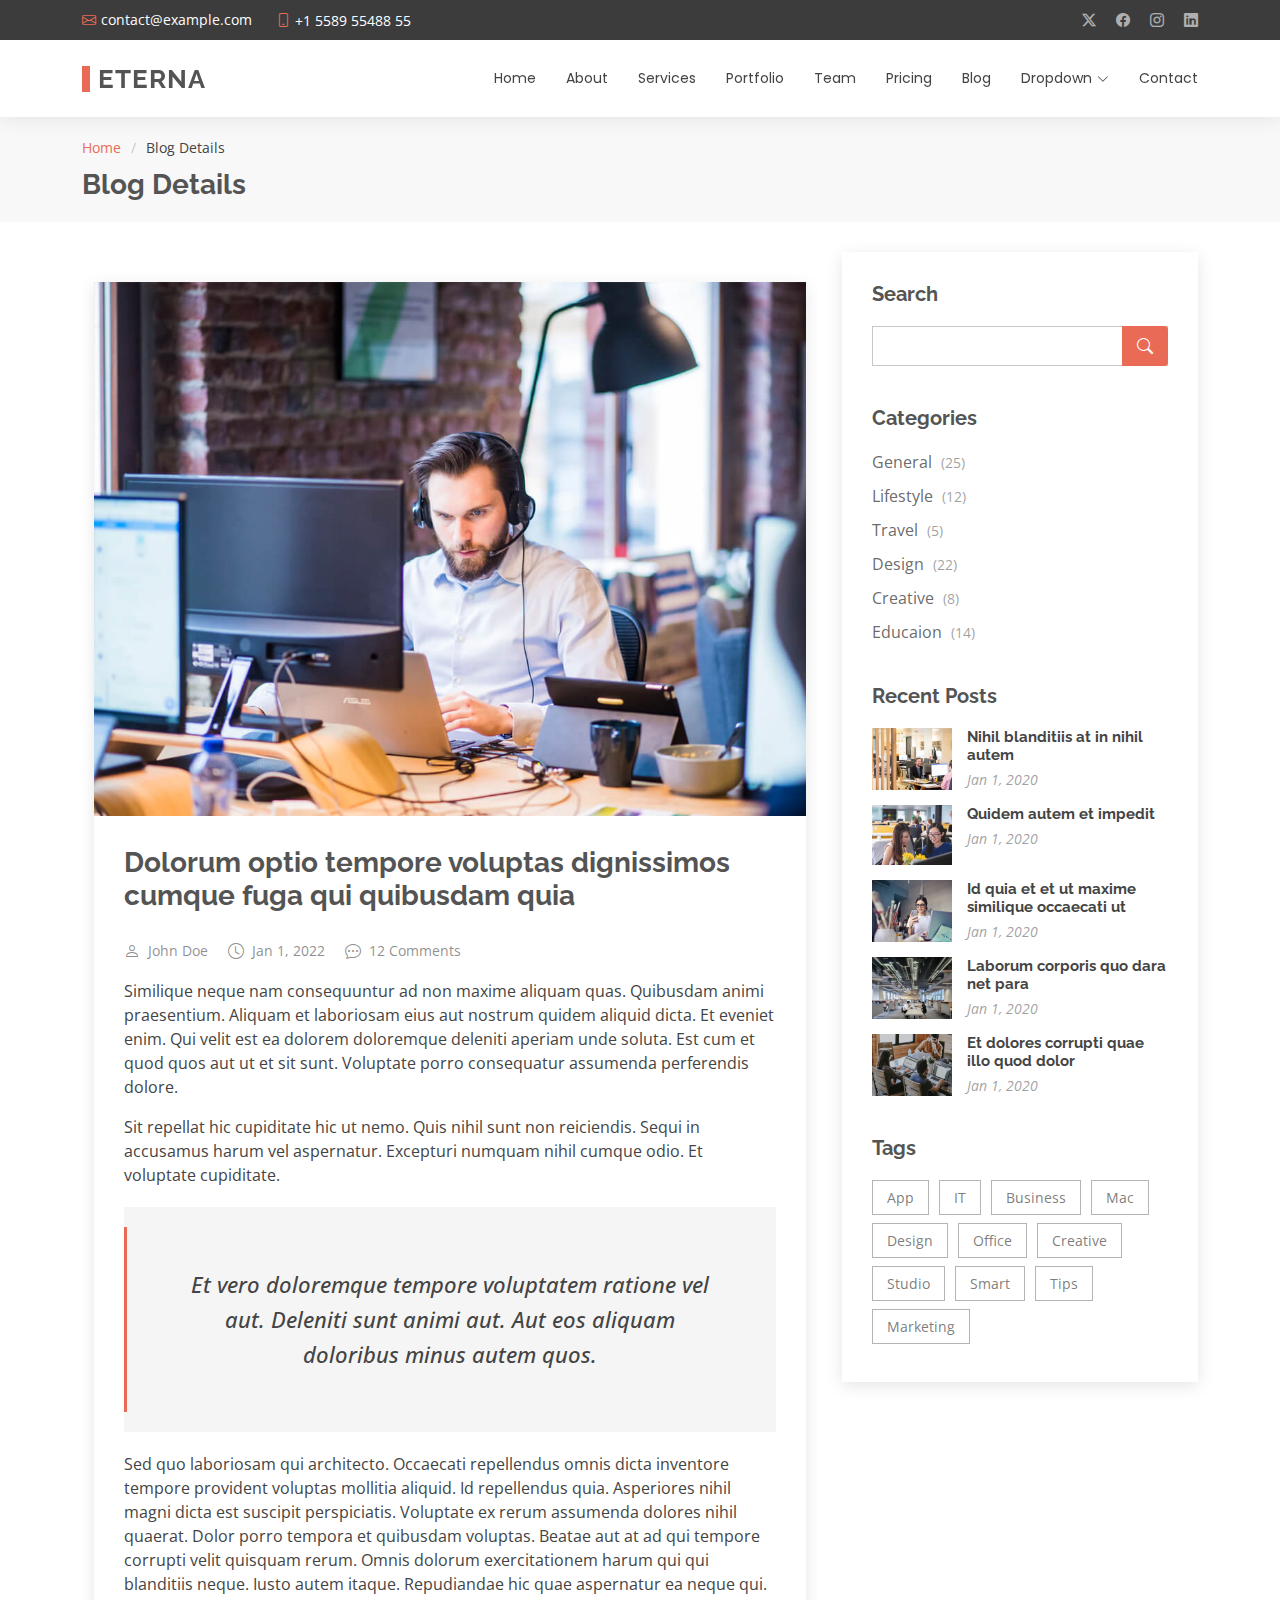
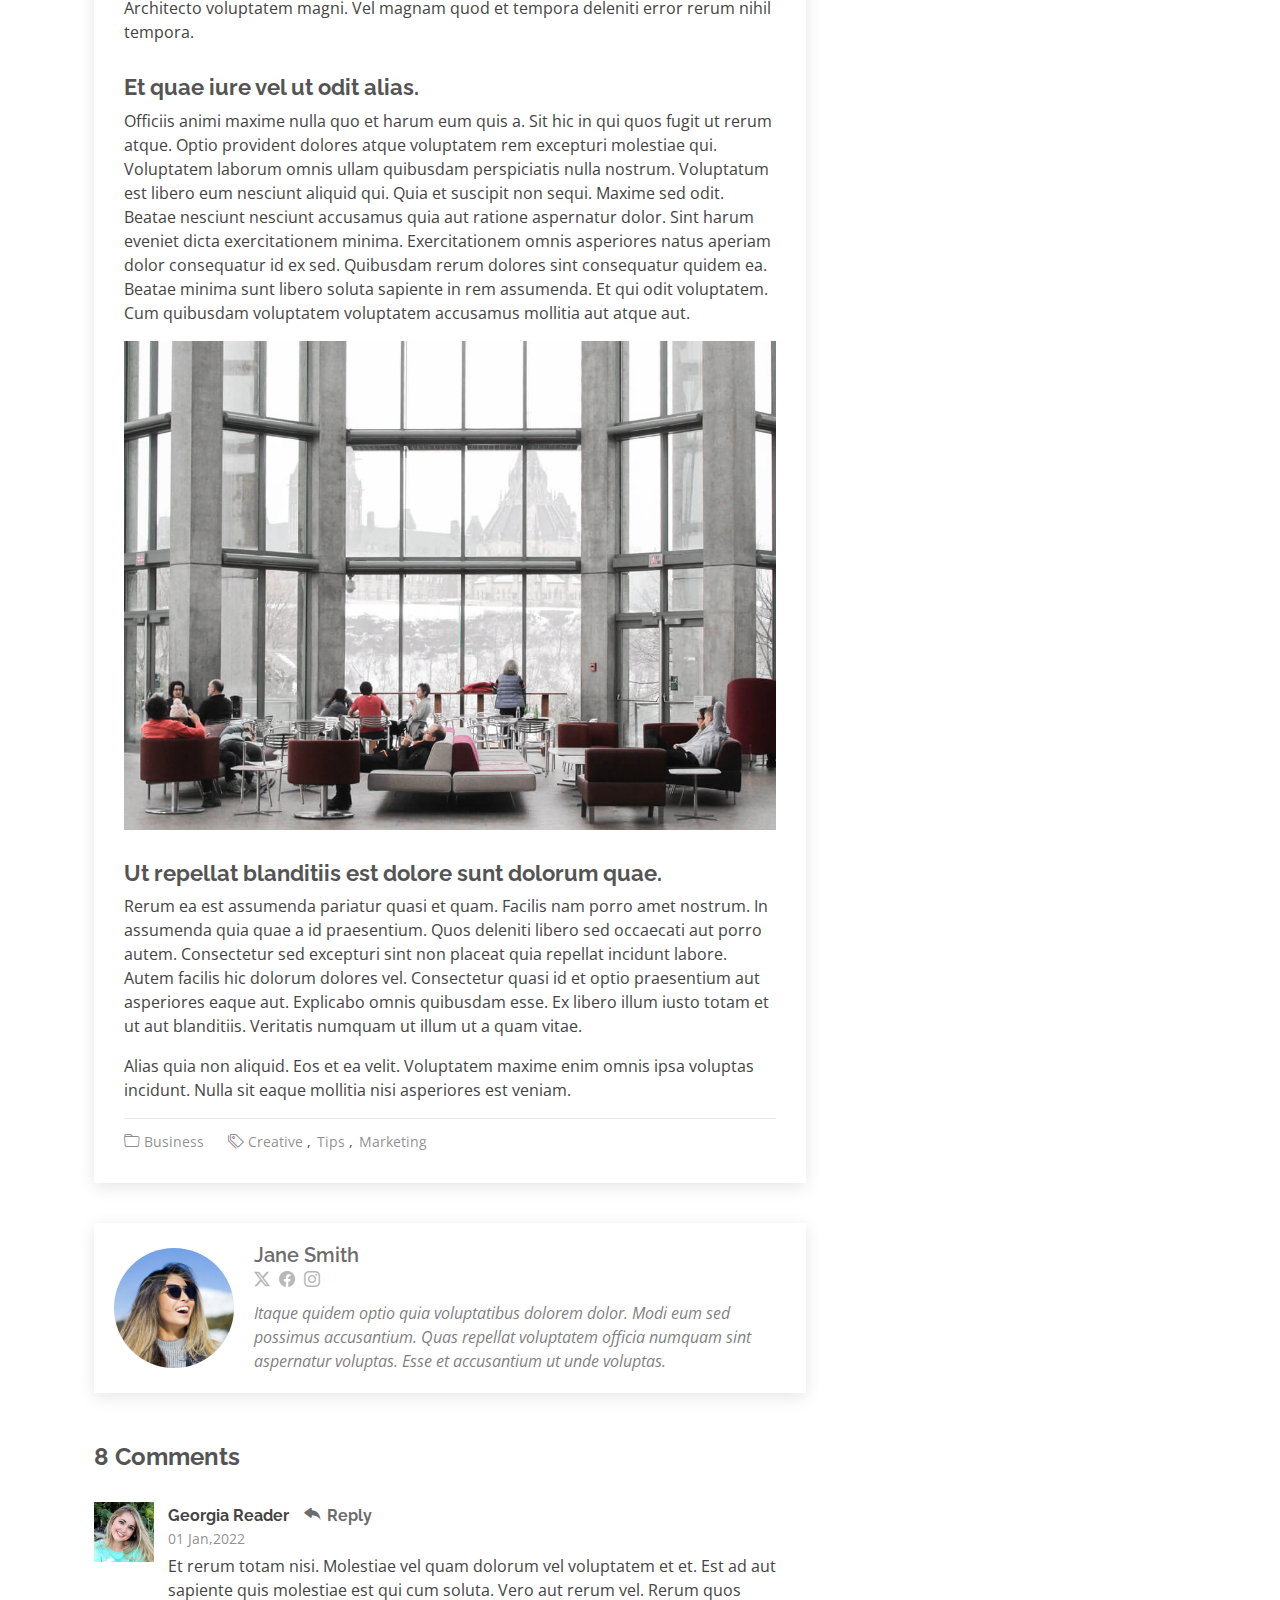
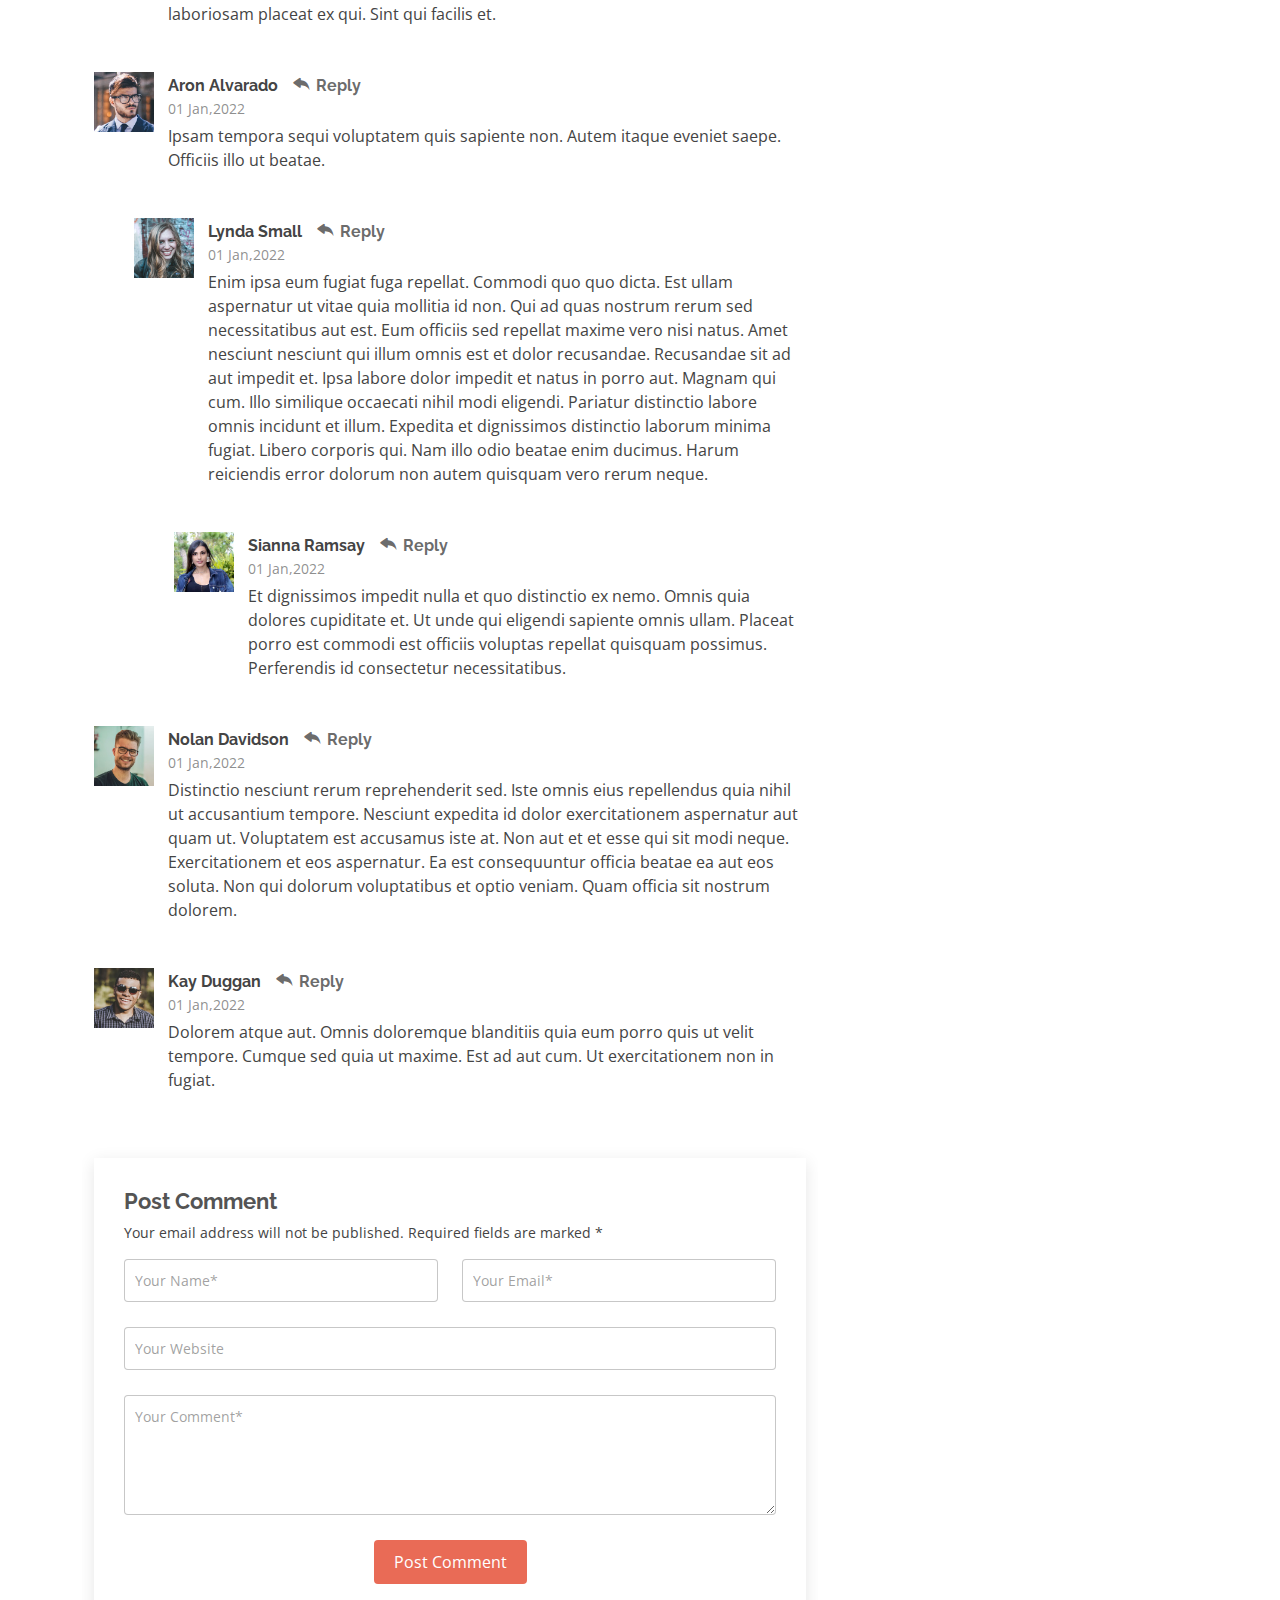
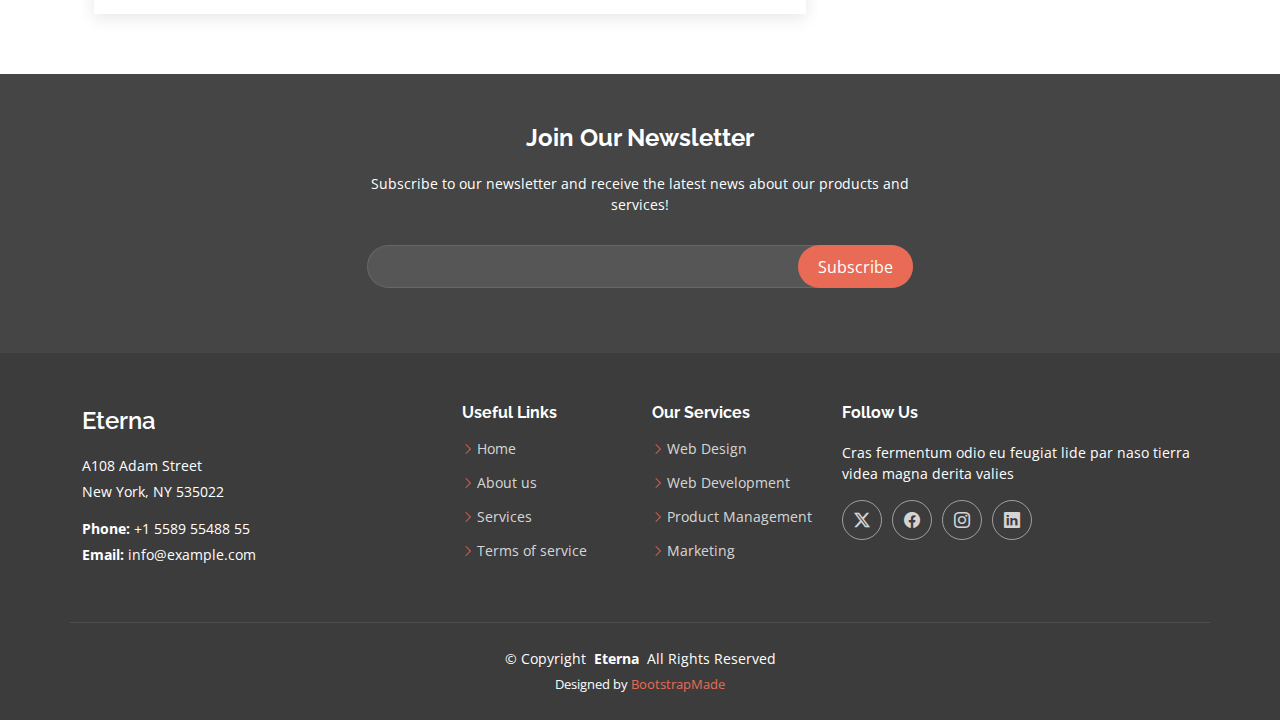
<file: ref/blog-details.html>
<!DOCTYPE html>
<html lang="en">

<head>
  <meta charset="utf-8">
  <meta content="width=device-width, initial-scale=1.0" name="viewport">
  <title>Blog Details - Eterna Bootstrap Template</title>
  <meta name="description" content="">
  <meta name="keywords" content="">

  <!-- Favicons -->
  <link href="assets/img/favicon.png" rel="icon">
  <link href="assets/img/apple-touch-icon.png" rel="apple-touch-icon">

  <!-- Fonts -->
  <link href="https://fonts.googleapis.com" rel="preconnect">
  <link href="https://fonts.gstatic.com" rel="preconnect" crossorigin>
  <link href="https://fonts.googleapis.com/css2?family=Open+Sans:ital,wght@0,300;0,400;0,500;0,600;0,700;0,800;1,300;1,400;1,500;1,600;1,700;1,800&family=Poppins:ital,wght@0,100;0,200;0,300;0,400;0,500;0,600;0,700;0,800;0,900;1,100;1,200;1,300;1,400;1,500;1,600;1,700;1,800;1,900&family=Raleway:ital,wght@0,100;0,200;0,300;0,400;0,500;0,600;0,700;0,800;0,900;1,100;1,200;1,300;1,400;1,500;1,600;1,700;1,800;1,900&display=swap" rel="stylesheet">

  <!-- Vendor CSS Files -->
  <link href="assets/vendor/bootstrap/css/bootstrap.min.css" rel="stylesheet">
  <link href="assets/vendor/bootstrap-icons/bootstrap-icons.css" rel="stylesheet">
  <link href="assets/vendor/aos/aos.css" rel="stylesheet">
  <link href="assets/vendor/swiper/swiper-bundle.min.css" rel="stylesheet">
  <link href="assets/vendor/glightbox/css/glightbox.min.css" rel="stylesheet">

  <!-- Main CSS File -->
  <link href="assets/css/main.css" rel="stylesheet">

  <!-- =======================================================
  * Template Name: Eterna
  * Template URL: https://bootstrapmade.com/eterna-free-multipurpose-bootstrap-template/
  * Updated: Aug 07 2024 with Bootstrap v5.3.3
  * Author: BootstrapMade.com
  * License: https://bootstrapmade.com/license/
  ======================================================== -->
</head>

<body class="blog-details-page">

  <header id="header" class="header sticky-top">

    <div class="topbar d-flex align-items-center dark-background">
      <div class="container d-flex justify-content-center justify-content-md-between">
        <div class="contact-info d-flex align-items-center">
          <i class="bi bi-envelope d-flex align-items-center"><a href="mailto:contact@example.com">contact@example.com</a></i>
          <i class="bi bi-phone d-flex align-items-center ms-4"><span>+1 5589 55488 55</span></i>
        </div>
        <div class="social-links d-none d-md-flex align-items-center">
          <a href="#" class="twitter"><i class="bi bi-twitter-x"></i></a>
          <a href="#" class="facebook"><i class="bi bi-facebook"></i></a>
          <a href="#" class="instagram"><i class="bi bi-instagram"></i></a>
          <a href="#" class="linkedin"><i class="bi bi-linkedin"></i></a>
        </div>
      </div>
    </div><!-- End Top Bar -->

    <div class="branding">

      <div class="container position-relative d-flex align-items-center justify-content-between">
        <a href="index.html" class="logo d-flex align-items-center">
          <!-- Uncomment the line below if you also wish to use an image logo -->
          <!-- <img src="assets/img/logo.png" alt=""> -->
          <h1 class="sitename">Eterna<br></h1>
        </a>

        <nav id="navmenu" class="navmenu">
          <ul>
            <li><a href="index.html">Home</a></li>
            <li><a href="about.html">About</a></li>
            <li><a href="services.html">Services</a></li>
            <li><a href="portfolio.html">Portfolio</a></li>
            <li><a href="team.html">Team</a></li>
            <li><a href="pricing.html">Pricing</a></li>
            <li><a href="blog.html">Blog</a></li>
            <li class="dropdown"><a href="#"><span>Dropdown</span> <i class="bi bi-chevron-down toggle-dropdown"></i></a>
              <ul>
                <li><a href="#">Dropdown 1</a></li>
                <li class="dropdown"><a href="#"><span>Deep Dropdown</span> <i class="bi bi-chevron-down toggle-dropdown"></i></a>
                  <ul>
                    <li><a href="#">Deep Dropdown 1</a></li>
                    <li><a href="#">Deep Dropdown 2</a></li>
                    <li><a href="#">Deep Dropdown 3</a></li>
                    <li><a href="#">Deep Dropdown 4</a></li>
                    <li><a href="#">Deep Dropdown 5</a></li>
                  </ul>
                </li>
                <li><a href="#">Dropdown 2</a></li>
                <li><a href="#">Dropdown 3</a></li>
                <li><a href="#">Dropdown 4</a></li>
              </ul>
            </li>
            <li><a href="contact.html">Contact</a></li>
          </ul>
          <i class="mobile-nav-toggle d-xl-none bi bi-list"></i>
        </nav>

      </div>

    </div>

  </header>

  <main class="main">

    <!-- Page Title -->
    <div class="page-title" data-aos="fade">
      <div class="container">
        <nav class="breadcrumbs">
          <ol>
            <li><a href="index.html">Home</a></li>
            <li class="current">Blog Details</li>
          </ol>
        </nav>
        <h1>Blog Details</h1>
      </div>
    </div><!-- End Page Title -->

    <div class="container">
      <div class="row">

        <div class="col-lg-8">

          <!-- Blog Details Section -->
          <section id="blog-details" class="blog-details section">
            <div class="container">

              <article class="article">

                <div class="post-img">
                  <img src="assets/img/blog/blog-1.jpg" alt="" class="img-fluid">
                </div>

                <h2 class="title">Dolorum optio tempore voluptas dignissimos cumque fuga qui quibusdam quia</h2>

                <div class="meta-top">
                  <ul>
                    <li class="d-flex align-items-center"><i class="bi bi-person"></i> <a href="blog-details.html">John Doe</a></li>
                    <li class="d-flex align-items-center"><i class="bi bi-clock"></i> <a href="blog-details.html"><time datetime="2020-01-01">Jan 1, 2022</time></a></li>
                    <li class="d-flex align-items-center"><i class="bi bi-chat-dots"></i> <a href="blog-details.html">12 Comments</a></li>
                  </ul>
                </div><!-- End meta top -->

                <div class="content">
                  <p>
                    Similique neque nam consequuntur ad non maxime aliquam quas. Quibusdam animi praesentium. Aliquam et laboriosam eius aut nostrum quidem aliquid dicta.
                    Et eveniet enim. Qui velit est ea dolorem doloremque deleniti aperiam unde soluta. Est cum et quod quos aut ut et sit sunt. Voluptate porro consequatur assumenda perferendis dolore.
                  </p>

                  <p>
                    Sit repellat hic cupiditate hic ut nemo. Quis nihil sunt non reiciendis. Sequi in accusamus harum vel aspernatur. Excepturi numquam nihil cumque odio. Et voluptate cupiditate.
                  </p>

                  <blockquote>
                    <p>
                      Et vero doloremque tempore voluptatem ratione vel aut. Deleniti sunt animi aut. Aut eos aliquam doloribus minus autem quos.
                    </p>
                  </blockquote>

                  <p>
                    Sed quo laboriosam qui architecto. Occaecati repellendus omnis dicta inventore tempore provident voluptas mollitia aliquid. Id repellendus quia. Asperiores nihil magni dicta est suscipit perspiciatis. Voluptate ex rerum assumenda dolores nihil quaerat.
                    Dolor porro tempora et quibusdam voluptas. Beatae aut at ad qui tempore corrupti velit quisquam rerum. Omnis dolorum exercitationem harum qui qui blanditiis neque.
                    Iusto autem itaque. Repudiandae hic quae aspernatur ea neque qui. Architecto voluptatem magni. Vel magnam quod et tempora deleniti error rerum nihil tempora.
                  </p>

                  <h3>Et quae iure vel ut odit alias.</h3>
                  <p>
                    Officiis animi maxime nulla quo et harum eum quis a. Sit hic in qui quos fugit ut rerum atque. Optio provident dolores atque voluptatem rem excepturi molestiae qui. Voluptatem laborum omnis ullam quibusdam perspiciatis nulla nostrum. Voluptatum est libero eum nesciunt aliquid qui.
                    Quia et suscipit non sequi. Maxime sed odit. Beatae nesciunt nesciunt accusamus quia aut ratione aspernatur dolor. Sint harum eveniet dicta exercitationem minima. Exercitationem omnis asperiores natus aperiam dolor consequatur id ex sed. Quibusdam rerum dolores sint consequatur quidem ea.
                    Beatae minima sunt libero soluta sapiente in rem assumenda. Et qui odit voluptatem. Cum quibusdam voluptatem voluptatem accusamus mollitia aut atque aut.
                  </p>
                  <img src="assets/img/blog/blog-inside-post.jpg" class="img-fluid" alt="">

                  <h3>Ut repellat blanditiis est dolore sunt dolorum quae.</h3>
                  <p>
                    Rerum ea est assumenda pariatur quasi et quam. Facilis nam porro amet nostrum. In assumenda quia quae a id praesentium. Quos deleniti libero sed occaecati aut porro autem. Consectetur sed excepturi sint non placeat quia repellat incidunt labore. Autem facilis hic dolorum dolores vel.
                    Consectetur quasi id et optio praesentium aut asperiores eaque aut. Explicabo omnis quibusdam esse. Ex libero illum iusto totam et ut aut blanditiis. Veritatis numquam ut illum ut a quam vitae.
                  </p>
                  <p>
                    Alias quia non aliquid. Eos et ea velit. Voluptatem maxime enim omnis ipsa voluptas incidunt. Nulla sit eaque mollitia nisi asperiores est veniam.
                  </p>

                </div><!-- End post content -->

                <div class="meta-bottom">
                  <i class="bi bi-folder"></i>
                  <ul class="cats">
                    <li><a href="#">Business</a></li>
                  </ul>

                  <i class="bi bi-tags"></i>
                  <ul class="tags">
                    <li><a href="#">Creative</a></li>
                    <li><a href="#">Tips</a></li>
                    <li><a href="#">Marketing</a></li>
                  </ul>
                </div><!-- End meta bottom -->

              </article>

            </div>
          </section><!-- /Blog Details Section -->

          <!-- Blog Author Section -->
          <section id="blog-author" class="blog-author section">

            <div class="container">
              <div class="author-container d-flex align-items-center">
                <img src="assets/img/blog/blog-author.jpg" class="rounded-circle flex-shrink-0" alt="">
                <div>
                  <h4>Jane Smith</h4>
                  <div class="social-links">
                    <a href="https://x.com/#"><i class="bi bi-twitter-x"></i></a>
                    <a href="https://facebook.com/#"><i class="bi bi-facebook"></i></a>
                    <a href="https://instagram.com/#"><i class="biu bi-instagram"></i></a>
                  </div>
                  <p>
                    Itaque quidem optio quia voluptatibus dolorem dolor. Modi eum sed possimus accusantium. Quas repellat voluptatem officia numquam sint aspernatur voluptas. Esse et accusantium ut unde voluptas.
                  </p>
                </div>
              </div>
            </div>

          </section><!-- /Blog Author Section -->

          <!-- Blog Comments Section -->
          <section id="blog-comments" class="blog-comments section">

            <div class="container">

              <h4 class="comments-count">8 Comments</h4>

              <div id="comment-1" class="comment">
                <div class="d-flex">
                  <div class="comment-img"><img src="assets/img/blog/comments-1.jpg" alt=""></div>
                  <div>
                    <h5><a href="">Georgia Reader</a> <a href="#" class="reply"><i class="bi bi-reply-fill"></i> Reply</a></h5>
                    <time datetime="2020-01-01">01 Jan,2022</time>
                    <p>
                      Et rerum totam nisi. Molestiae vel quam dolorum vel voluptatem et et. Est ad aut sapiente quis molestiae est qui cum soluta.
                      Vero aut rerum vel. Rerum quos laboriosam placeat ex qui. Sint qui facilis et.
                    </p>
                  </div>
                </div>
              </div><!-- End comment #1 -->

              <div id="comment-2" class="comment">
                <div class="d-flex">
                  <div class="comment-img"><img src="assets/img/blog/comments-2.jpg" alt=""></div>
                  <div>
                    <h5><a href="">Aron Alvarado</a> <a href="#" class="reply"><i class="bi bi-reply-fill"></i> Reply</a></h5>
                    <time datetime="2020-01-01">01 Jan,2022</time>
                    <p>
                      Ipsam tempora sequi voluptatem quis sapiente non. Autem itaque eveniet saepe. Officiis illo ut beatae.
                    </p>
                  </div>
                </div>

                <div id="comment-reply-1" class="comment comment-reply">
                  <div class="d-flex">
                    <div class="comment-img"><img src="assets/img/blog/comments-3.jpg" alt=""></div>
                    <div>
                      <h5><a href="">Lynda Small</a> <a href="#" class="reply"><i class="bi bi-reply-fill"></i> Reply</a></h5>
                      <time datetime="2020-01-01">01 Jan,2022</time>
                      <p>
                        Enim ipsa eum fugiat fuga repellat. Commodi quo quo dicta. Est ullam aspernatur ut vitae quia mollitia id non. Qui ad quas nostrum rerum sed necessitatibus aut est. Eum officiis sed repellat maxime vero nisi natus. Amet nesciunt nesciunt qui illum omnis est et dolor recusandae.

                        Recusandae sit ad aut impedit et. Ipsa labore dolor impedit et natus in porro aut. Magnam qui cum. Illo similique occaecati nihil modi eligendi. Pariatur distinctio labore omnis incidunt et illum. Expedita et dignissimos distinctio laborum minima fugiat.

                        Libero corporis qui. Nam illo odio beatae enim ducimus. Harum reiciendis error dolorum non autem quisquam vero rerum neque.
                      </p>
                    </div>
                  </div>

                  <div id="comment-reply-2" class="comment comment-reply">
                    <div class="d-flex">
                      <div class="comment-img"><img src="assets/img/blog/comments-4.jpg" alt=""></div>
                      <div>
                        <h5><a href="">Sianna Ramsay</a> <a href="#" class="reply"><i class="bi bi-reply-fill"></i> Reply</a></h5>
                        <time datetime="2020-01-01">01 Jan,2022</time>
                        <p>
                          Et dignissimos impedit nulla et quo distinctio ex nemo. Omnis quia dolores cupiditate et. Ut unde qui eligendi sapiente omnis ullam. Placeat porro est commodi est officiis voluptas repellat quisquam possimus. Perferendis id consectetur necessitatibus.
                        </p>
                      </div>
                    </div>

                  </div><!-- End comment reply #2-->

                </div><!-- End comment reply #1-->

              </div><!-- End comment #2-->

              <div id="comment-3" class="comment">
                <div class="d-flex">
                  <div class="comment-img"><img src="assets/img/blog/comments-5.jpg" alt=""></div>
                  <div>
                    <h5><a href="">Nolan Davidson</a> <a href="#" class="reply"><i class="bi bi-reply-fill"></i> Reply</a></h5>
                    <time datetime="2020-01-01">01 Jan,2022</time>
                    <p>
                      Distinctio nesciunt rerum reprehenderit sed. Iste omnis eius repellendus quia nihil ut accusantium tempore. Nesciunt expedita id dolor exercitationem aspernatur aut quam ut. Voluptatem est accusamus iste at.
                      Non aut et et esse qui sit modi neque. Exercitationem et eos aspernatur. Ea est consequuntur officia beatae ea aut eos soluta. Non qui dolorum voluptatibus et optio veniam. Quam officia sit nostrum dolorem.
                    </p>
                  </div>
                </div>

              </div><!-- End comment #3 -->

              <div id="comment-4" class="comment">
                <div class="d-flex">
                  <div class="comment-img"><img src="assets/img/blog/comments-6.jpg" alt=""></div>
                  <div>
                    <h5><a href="">Kay Duggan</a> <a href="#" class="reply"><i class="bi bi-reply-fill"></i> Reply</a></h5>
                    <time datetime="2020-01-01">01 Jan,2022</time>
                    <p>
                      Dolorem atque aut. Omnis doloremque blanditiis quia eum porro quis ut velit tempore. Cumque sed quia ut maxime. Est ad aut cum. Ut exercitationem non in fugiat.
                    </p>
                  </div>
                </div>

              </div><!-- End comment #4 -->

            </div>

          </section><!-- /Blog Comments Section -->

          <!-- Comment Form Section -->
          <section id="comment-form" class="comment-form section">
            <div class="container">

              <form action="">

                <h4>Post Comment</h4>
                <p>Your email address will not be published. Required fields are marked * </p>
                <div class="row">
                  <div class="col-md-6 form-group">
                    <input name="name" type="text" class="form-control" placeholder="Your Name*">
                  </div>
                  <div class="col-md-6 form-group">
                    <input name="email" type="text" class="form-control" placeholder="Your Email*">
                  </div>
                </div>
                <div class="row">
                  <div class="col form-group">
                    <input name="website" type="text" class="form-control" placeholder="Your Website">
                  </div>
                </div>
                <div class="row">
                  <div class="col form-group">
                    <textarea name="comment" class="form-control" placeholder="Your Comment*"></textarea>
                  </div>
                </div>

                <div class="text-center">
                  <button type="submit" class="btn btn-primary">Post Comment</button>
                </div>

              </form>

            </div>
          </section><!-- /Comment Form Section -->

        </div>

        <div class="col-lg-4 sidebar">

          <div class="widgets-container">

            <!-- Search Widget -->
            <div class="search-widget widget-item">

              <h3 class="widget-title">Search</h3>
              <form action="">
                <input type="text">
                <button type="submit" title="Search"><i class="bi bi-search"></i></button>
              </form>

            </div><!--/Search Widget -->

            <!-- Categories Widget -->
            <div class="categories-widget widget-item">

              <h3 class="widget-title">Categories</h3>
              <ul class="mt-3">
                <li><a href="#">General <span>(25)</span></a></li>
                <li><a href="#">Lifestyle <span>(12)</span></a></li>
                <li><a href="#">Travel <span>(5)</span></a></li>
                <li><a href="#">Design <span>(22)</span></a></li>
                <li><a href="#">Creative <span>(8)</span></a></li>
                <li><a href="#">Educaion <span>(14)</span></a></li>
              </ul>

            </div><!--/Categories Widget -->

            <!-- Recent Posts Widget -->
            <div class="recent-posts-widget widget-item">

              <h3 class="widget-title">Recent Posts</h3>

              <div class="post-item">
                <img src="assets/img/blog/blog-recent-1.jpg" alt="" class="flex-shrink-0">
                <div>
                  <h4><a href="blog-details.html">Nihil blanditiis at in nihil autem</a></h4>
                  <time datetime="2020-01-01">Jan 1, 2020</time>
                </div>
              </div><!-- End recent post item-->

              <div class="post-item">
                <img src="assets/img/blog/blog-recent-2.jpg" alt="" class="flex-shrink-0">
                <div>
                  <h4><a href="blog-details.html">Quidem autem et impedit</a></h4>
                  <time datetime="2020-01-01">Jan 1, 2020</time>
                </div>
              </div><!-- End recent post item-->

              <div class="post-item">
                <img src="assets/img/blog/blog-recent-3.jpg" alt="" class="flex-shrink-0">
                <div>
                  <h4><a href="blog-details.html">Id quia et et ut maxime similique occaecati ut</a></h4>
                  <time datetime="2020-01-01">Jan 1, 2020</time>
                </div>
              </div><!-- End recent post item-->

              <div class="post-item">
                <img src="assets/img/blog/blog-recent-4.jpg" alt="" class="flex-shrink-0">
                <div>
                  <h4><a href="blog-details.html">Laborum corporis quo dara net para</a></h4>
                  <time datetime="2020-01-01">Jan 1, 2020</time>
                </div>
              </div><!-- End recent post item-->

              <div class="post-item">
                <img src="assets/img/blog/blog-recent-5.jpg" alt="" class="flex-shrink-0">
                <div>
                  <h4><a href="blog-details.html">Et dolores corrupti quae illo quod dolor</a></h4>
                  <time datetime="2020-01-01">Jan 1, 2020</time>
                </div>
              </div><!-- End recent post item-->

            </div><!--/Recent Posts Widget -->

            <!-- Tags Widget -->
            <div class="tags-widget widget-item">

              <h3 class="widget-title">Tags</h3>
              <ul>
                <li><a href="#">App</a></li>
                <li><a href="#">IT</a></li>
                <li><a href="#">Business</a></li>
                <li><a href="#">Mac</a></li>
                <li><a href="#">Design</a></li>
                <li><a href="#">Office</a></li>
                <li><a href="#">Creative</a></li>
                <li><a href="#">Studio</a></li>
                <li><a href="#">Smart</a></li>
                <li><a href="#">Tips</a></li>
                <li><a href="#">Marketing</a></li>
              </ul>

            </div><!--/Tags Widget -->

          </div>

        </div>

      </div>
    </div>

  </main>

  <footer id="footer" class="footer position-relative dark-background">

    <div class="footer-newsletter">
      <div class="container">
        <div class="row justify-content-center text-center">
          <div class="col-lg-6">
            <h4>Join Our Newsletter</h4>
            <p>Subscribe to our newsletter and receive the latest news about our products and services!</p>
            <form action="forms/newsletter.php" method="post" class="php-email-form">
              <div class="newsletter-form"><input type="email" name="email"><input type="submit" value="Subscribe"></div>
              <div class="loading">Loading</div>
              <div class="error-message"></div>
              <div class="sent-message">Your subscription request has been sent. Thank you!</div>
            </form>
          </div>
        </div>
      </div>
    </div>

    <div class="container footer-top">
      <div class="row gy-4">
        <div class="col-lg-4 col-md-6 footer-about">
          <a href="index.html" class="d-flex align-items-center">
            <span class="sitename">Eterna</span>
          </a>
          <div class="footer-contact pt-3">
            <p>A108 Adam Street</p>
            <p>New York, NY 535022</p>
            <p class="mt-3"><strong>Phone:</strong> <span>+1 5589 55488 55</span></p>
            <p><strong>Email:</strong> <span>info@example.com</span></p>
          </div>
        </div>

        <div class="col-lg-2 col-md-3 footer-links">
          <h4>Useful Links</h4>
          <ul>
            <li><i class="bi bi-chevron-right"></i> <a href="#">Home</a></li>
            <li><i class="bi bi-chevron-right"></i> <a href="#">About us</a></li>
            <li><i class="bi bi-chevron-right"></i> <a href="#">Services</a></li>
            <li><i class="bi bi-chevron-right"></i> <a href="#">Terms of service</a></li>
          </ul>
        </div>

        <div class="col-lg-2 col-md-3 footer-links">
          <h4>Our Services</h4>
          <ul>
            <li><i class="bi bi-chevron-right"></i> <a href="#">Web Design</a></li>
            <li><i class="bi bi-chevron-right"></i> <a href="#">Web Development</a></li>
            <li><i class="bi bi-chevron-right"></i> <a href="#">Product Management</a></li>
            <li><i class="bi bi-chevron-right"></i> <a href="#">Marketing</a></li>
          </ul>
        </div>

        <div class="col-lg-4 col-md-12">
          <h4>Follow Us</h4>
          <p>Cras fermentum odio eu feugiat lide par naso tierra videa magna derita valies</p>
          <div class="social-links d-flex">
            <a href=""><i class="bi bi-twitter-x"></i></a>
            <a href=""><i class="bi bi-facebook"></i></a>
            <a href=""><i class="bi bi-instagram"></i></a>
            <a href=""><i class="bi bi-linkedin"></i></a>
          </div>
        </div>

      </div>
    </div>

    <div class="container copyright text-center mt-4">
      <p>© <span>Copyright</span> <strong class="px-1 sitename">Eterna</strong> <span>All Rights Reserved</span></p>
      <div class="credits">
        <!-- All the links in the footer should remain intact. -->
        <!-- You can delete the links only if you've purchased the pro version. -->
        <!-- Licensing information: https://bootstrapmade.com/license/ -->
        <!-- Purchase the pro version with working PHP/AJAX contact form: [buy-url] -->
        Designed by <a href="https://bootstrapmade.com/">BootstrapMade</a>
      </div>
    </div>

  </footer>

  <!-- Scroll Top -->
  <a href="#" id="scroll-top" class="scroll-top d-flex align-items-center justify-content-center"><i class="bi bi-arrow-up-short"></i></a>

  <!-- Preloader -->
  <div id="preloader"></div>

  <!-- Vendor JS Files -->
  <script src="assets/vendor/bootstrap/js/bootstrap.bundle.min.js"></script>
  <script src="assets/vendor/php-email-form/validate.js"></script>
  <script src="assets/vendor/aos/aos.js"></script>
  <script src="assets/vendor/swiper/swiper-bundle.min.js"></script>
  <script src="assets/vendor/purecounter/purecounter_vanilla.js"></script>
  <script src="assets/vendor/waypoints/noframework.waypoints.js"></script>
  <script src="assets/vendor/glightbox/js/glightbox.min.js"></script>
  <script src="assets/vendor/imagesloaded/imagesloaded.pkgd.min.js"></script>
  <script src="assets/vendor/isotope-layout/isotope.pkgd.min.js"></script>

  <!-- Main JS File -->
  <script src="assets/js/main.js"></script>

</body>

</html>
</file>
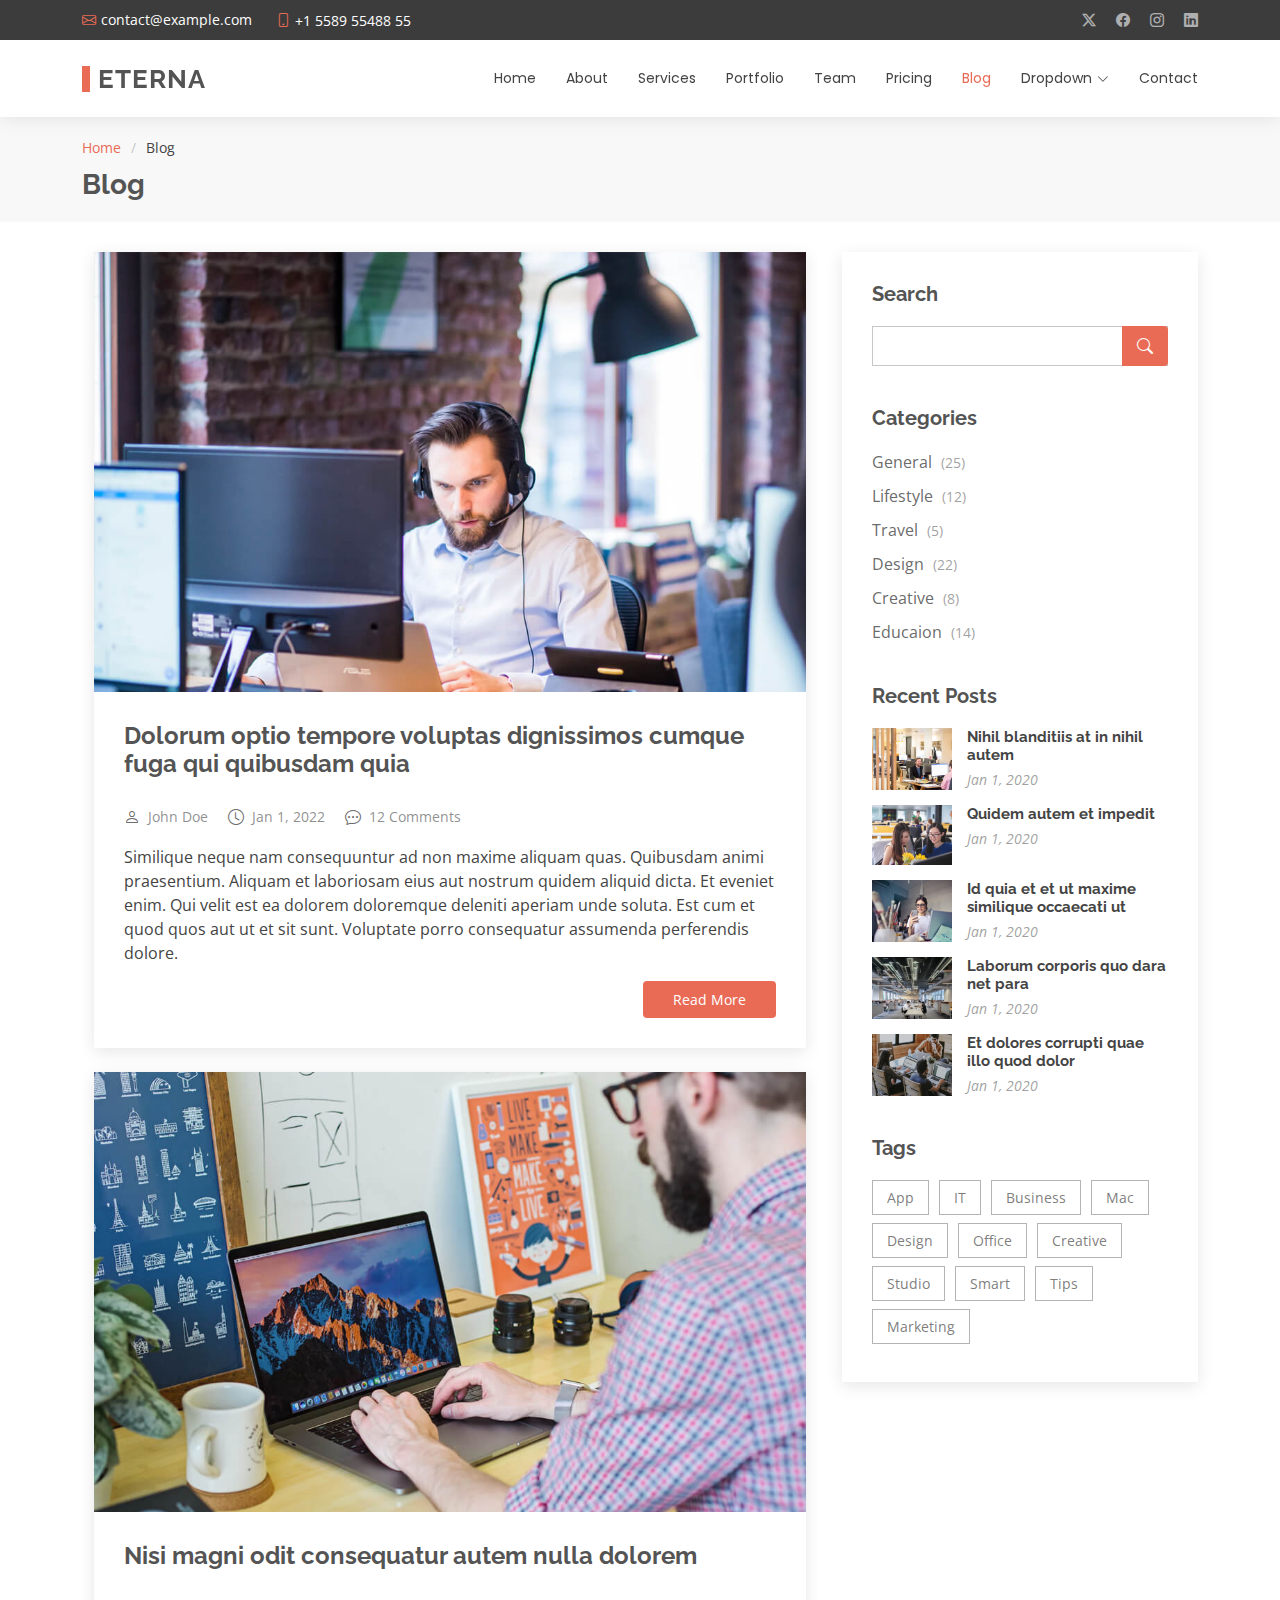
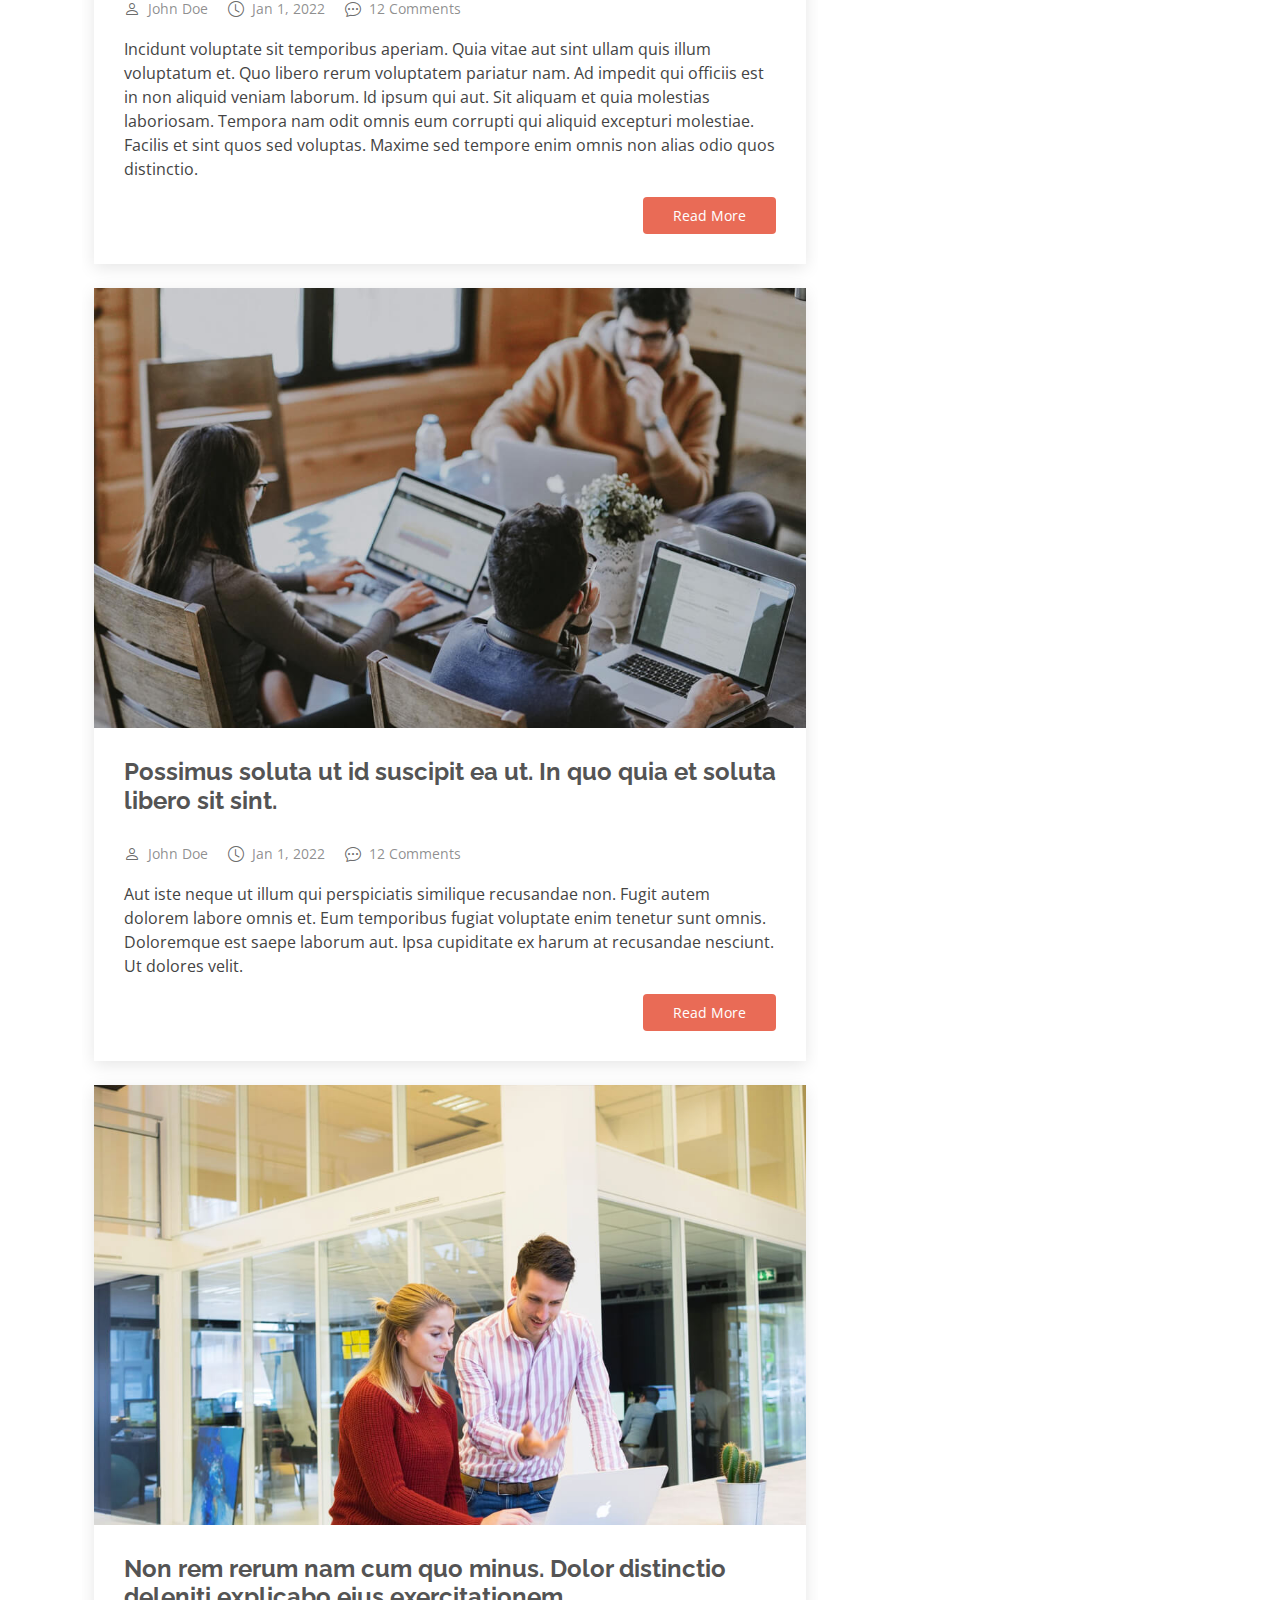
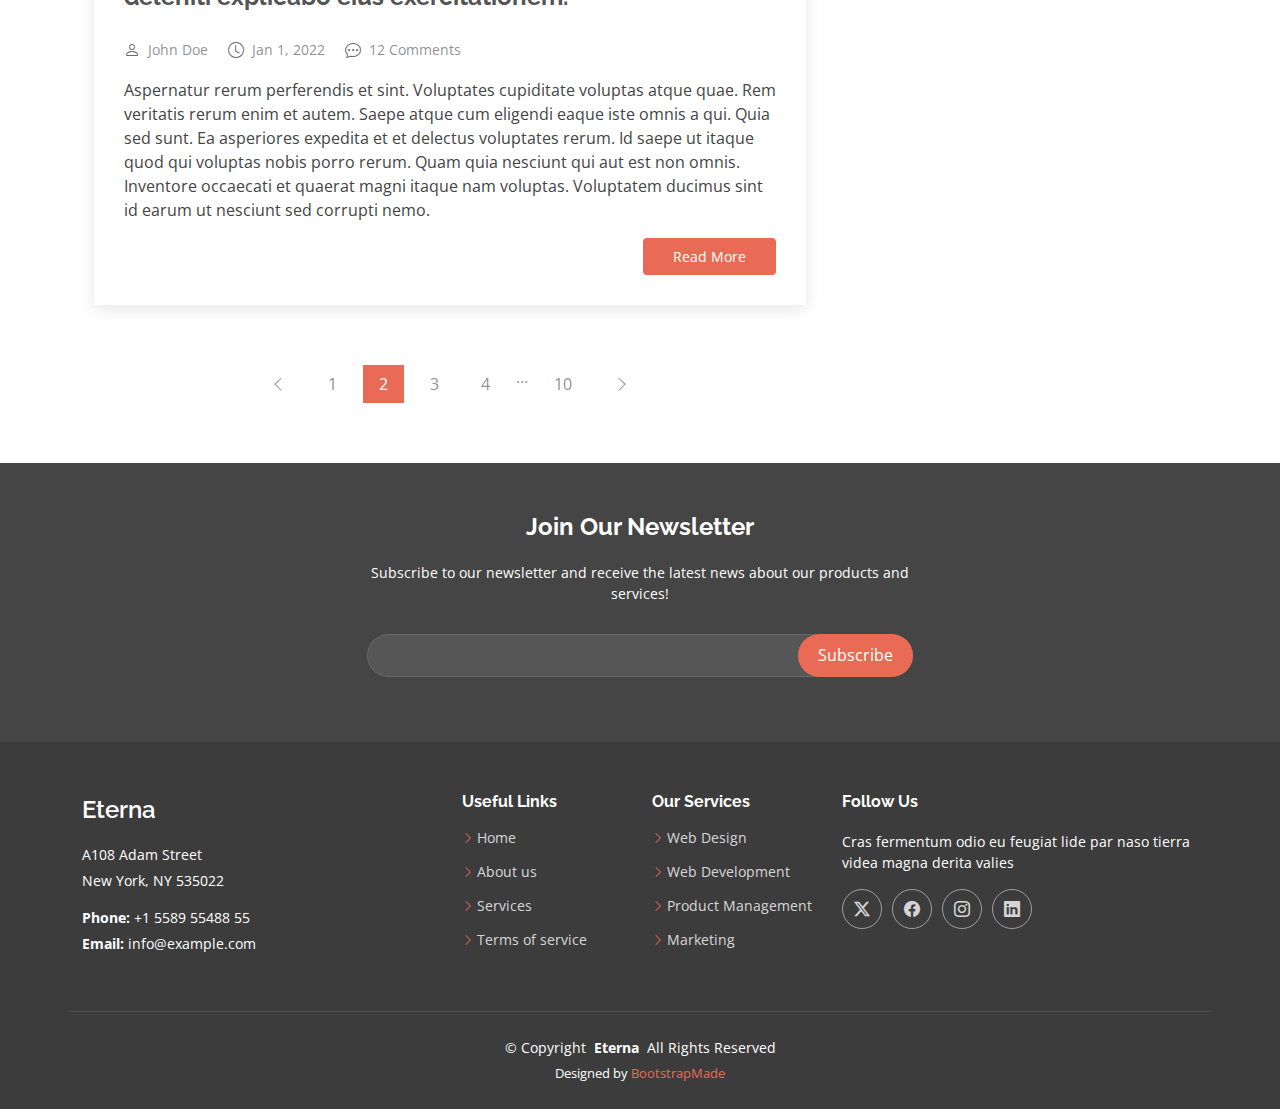
<file: ref/blog.html>
<!DOCTYPE html>
<html lang="en">

<head>
  <meta charset="utf-8">
  <meta content="width=device-width, initial-scale=1.0" name="viewport">
  <title>Blog - Eterna Bootstrap Template</title>
  <meta name="description" content="">
  <meta name="keywords" content="">

  <!-- Favicons -->
  <link href="assets/img/favicon.png" rel="icon">
  <link href="assets/img/apple-touch-icon.png" rel="apple-touch-icon">

  <!-- Fonts -->
  <link href="https://fonts.googleapis.com" rel="preconnect">
  <link href="https://fonts.gstatic.com" rel="preconnect" crossorigin>
  <link href="https://fonts.googleapis.com/css2?family=Open+Sans:ital,wght@0,300;0,400;0,500;0,600;0,700;0,800;1,300;1,400;1,500;1,600;1,700;1,800&family=Poppins:ital,wght@0,100;0,200;0,300;0,400;0,500;0,600;0,700;0,800;0,900;1,100;1,200;1,300;1,400;1,500;1,600;1,700;1,800;1,900&family=Raleway:ital,wght@0,100;0,200;0,300;0,400;0,500;0,600;0,700;0,800;0,900;1,100;1,200;1,300;1,400;1,500;1,600;1,700;1,800;1,900&display=swap" rel="stylesheet">

  <!-- Vendor CSS Files -->
  <link href="assets/vendor/bootstrap/css/bootstrap.min.css" rel="stylesheet">
  <link href="assets/vendor/bootstrap-icons/bootstrap-icons.css" rel="stylesheet">
  <link href="assets/vendor/aos/aos.css" rel="stylesheet">
  <link href="assets/vendor/swiper/swiper-bundle.min.css" rel="stylesheet">
  <link href="assets/vendor/glightbox/css/glightbox.min.css" rel="stylesheet">

  <!-- Main CSS File -->
  <link href="assets/css/main.css" rel="stylesheet">

  <!-- =======================================================
  * Template Name: Eterna
  * Template URL: https://bootstrapmade.com/eterna-free-multipurpose-bootstrap-template/
  * Updated: Aug 07 2024 with Bootstrap v5.3.3
  * Author: BootstrapMade.com
  * License: https://bootstrapmade.com/license/
  ======================================================== -->
</head>

<body class="blog-page">

  <header id="header" class="header sticky-top">

    <div class="topbar d-flex align-items-center dark-background">
      <div class="container d-flex justify-content-center justify-content-md-between">
        <div class="contact-info d-flex align-items-center">
          <i class="bi bi-envelope d-flex align-items-center"><a href="mailto:contact@example.com">contact@example.com</a></i>
          <i class="bi bi-phone d-flex align-items-center ms-4"><span>+1 5589 55488 55</span></i>
        </div>
        <div class="social-links d-none d-md-flex align-items-center">
          <a href="#" class="twitter"><i class="bi bi-twitter-x"></i></a>
          <a href="#" class="facebook"><i class="bi bi-facebook"></i></a>
          <a href="#" class="instagram"><i class="bi bi-instagram"></i></a>
          <a href="#" class="linkedin"><i class="bi bi-linkedin"></i></a>
        </div>
      </div>
    </div><!-- End Top Bar -->

    <div class="branding">

      <div class="container position-relative d-flex align-items-center justify-content-between">
        <a href="index.html" class="logo d-flex align-items-center">
          <!-- Uncomment the line below if you also wish to use an image logo -->
          <!-- <img src="assets/img/logo.png" alt=""> -->
          <h1 class="sitename">Eterna<br></h1>
        </a>

        <nav id="navmenu" class="navmenu">
          <ul>
            <li><a href="index.html">Home</a></li>
            <li><a href="about.html">About</a></li>
            <li><a href="services.html">Services</a></li>
            <li><a href="portfolio.html">Portfolio</a></li>
            <li><a href="team.html">Team</a></li>
            <li><a href="pricing.html">Pricing</a></li>
            <li><a href="blog.html" class="active">Blog</a></li>
            <li class="dropdown"><a href="#"><span>Dropdown</span> <i class="bi bi-chevron-down toggle-dropdown"></i></a>
              <ul>
                <li><a href="#">Dropdown 1</a></li>
                <li class="dropdown"><a href="#"><span>Deep Dropdown</span> <i class="bi bi-chevron-down toggle-dropdown"></i></a>
                  <ul>
                    <li><a href="#">Deep Dropdown 1</a></li>
                    <li><a href="#">Deep Dropdown 2</a></li>
                    <li><a href="#">Deep Dropdown 3</a></li>
                    <li><a href="#">Deep Dropdown 4</a></li>
                    <li><a href="#">Deep Dropdown 5</a></li>
                  </ul>
                </li>
                <li><a href="#">Dropdown 2</a></li>
                <li><a href="#">Dropdown 3</a></li>
                <li><a href="#">Dropdown 4</a></li>
              </ul>
            </li>
            <li><a href="contact.html">Contact</a></li>
          </ul>
          <i class="mobile-nav-toggle d-xl-none bi bi-list"></i>
        </nav>

      </div>

    </div>

  </header>

  <main class="main">

    <!-- Page Title -->
    <div class="page-title" data-aos="fade">
      <div class="container">
        <nav class="breadcrumbs">
          <ol>
            <li><a href="index.html">Home</a></li>
            <li class="current">Blog</li>
          </ol>
        </nav>
        <h1>Blog</h1>
      </div>
    </div><!-- End Page Title -->

    <div class="container">
      <div class="row">

        <div class="col-lg-8">

          <!-- Blog Posts Section -->
          <section id="blog-posts" class="blog-posts section">

            <div class="container">

              <div class="row gy-4">

                <div class="col-lg-12">
                  <article>

                    <div class="post-img">
                      <img src="assets/img/blog/blog-1.jpg" alt="" class="img-fluid">
                    </div>

                    <h2 class="title">
                      <a href="blog-details.html">Dolorum optio tempore voluptas dignissimos cumque fuga qui quibusdam quia</a>
                    </h2>

                    <div class="meta-top">
                      <ul>
                        <li class="d-flex align-items-center"><i class="bi bi-person"></i> <a href="blog-details.html">John Doe</a></li>
                        <li class="d-flex align-items-center"><i class="bi bi-clock"></i> <a href="blog-details.html"><time datetime="2022-01-01">Jan 1, 2022</time></a></li>
                        <li class="d-flex align-items-center"><i class="bi bi-chat-dots"></i> <a href="blog-details.html">12 Comments</a></li>
                      </ul>
                    </div>

                    <div class="content">
                      <p>
                        Similique neque nam consequuntur ad non maxime aliquam quas. Quibusdam animi praesentium. Aliquam et laboriosam eius aut nostrum quidem aliquid dicta.
                        Et eveniet enim. Qui velit est ea dolorem doloremque deleniti aperiam unde soluta. Est cum et quod quos aut ut et sit sunt. Voluptate porro consequatur assumenda perferendis dolore.
                      </p>

                      <div class="read-more">
                        <a href="blog-details.html">Read More</a>
                      </div>
                    </div>

                  </article>
                </div><!-- End post list item -->

                <div class="col-lg-12">

                  <article>

                    <div class="post-img">
                      <img src="assets/img/blog/blog-2.jpg" alt="" class="img-fluid">
                    </div>

                    <h2 class="title">
                      <a href="blog-details.html">Nisi magni odit consequatur autem nulla dolorem</a>
                    </h2>

                    <div class="meta-top">
                      <ul>
                        <li class="d-flex align-items-center"><i class="bi bi-person"></i> <a href="blog-details.html">John Doe</a></li>
                        <li class="d-flex align-items-center"><i class="bi bi-clock"></i> <a href="blog-details.html"><time datetime="2022-01-01">Jan 1, 2022</time></a></li>
                        <li class="d-flex align-items-center"><i class="bi bi-chat-dots"></i> <a href="blog-details.html">12 Comments</a></li>
                      </ul>
                    </div>

                    <div class="content">
                      <p>
                        Incidunt voluptate sit temporibus aperiam. Quia vitae aut sint ullam quis illum voluptatum et. Quo libero rerum voluptatem pariatur nam.
                        Ad impedit qui officiis est in non aliquid veniam laborum. Id ipsum qui aut. Sit aliquam et quia molestias laboriosam. Tempora nam odit omnis eum corrupti qui aliquid excepturi molestiae. Facilis et sint quos sed voluptas. Maxime sed tempore enim omnis non alias odio quos distinctio.
                      </p>
                      <div class="read-more">
                        <a href="blog-details.html">Read More</a>
                      </div>
                    </div>

                  </article>

                </div><!-- End post list item -->

                <div class="col-lg-12">

                  <article>

                    <div class="post-img">
                      <img src="assets/img/blog/blog-3.jpg" alt="" class="img-fluid">
                    </div>

                    <h2 class="title">
                      <a href="blog-details.html">Possimus soluta ut id suscipit ea ut. In quo quia et soluta libero sit sint.</a>
                    </h2>

                    <div class="meta-top">
                      <ul>
                        <li class="d-flex align-items-center"><i class="bi bi-person"></i> <a href="blog-details.html">John Doe</a></li>
                        <li class="d-flex align-items-center"><i class="bi bi-clock"></i> <a href="blog-details.html"><time datetime="2022-01-01">Jan 1, 2022</time></a></li>
                        <li class="d-flex align-items-center"><i class="bi bi-chat-dots"></i> <a href="blog-details.html">12 Comments</a></li>
                      </ul>
                    </div>

                    <div class="content">
                      <p>
                        Aut iste neque ut illum qui perspiciatis similique recusandae non. Fugit autem dolorem labore omnis et. Eum temporibus fugiat voluptate enim tenetur sunt omnis.
                        Doloremque est saepe laborum aut. Ipsa cupiditate ex harum at recusandae nesciunt. Ut dolores velit.
                      </p>
                      <div class="read-more">
                        <a href="blog-details.html">Read More</a>
                      </div>
                    </div>

                  </article>

                </div><!-- End post list item -->

                <div class="col-lg-12">

                  <article>

                    <div class="post-img">
                      <img src="assets/img/blog/blog-4.jpg" alt="" class="img-fluid">
                    </div>

                    <h2 class="title">
                      <a href="blog-details.html">Non rem rerum nam cum quo minus. Dolor distinctio deleniti explicabo eius exercitationem.</a>
                    </h2>

                    <div class="meta-top">
                      <ul>
                        <li class="d-flex align-items-center"><i class="bi bi-person"></i> <a href="blog-details.html">John Doe</a></li>
                        <li class="d-flex align-items-center"><i class="bi bi-clock"></i> <a href="blog-details.html"><time datetime="2022-01-01">Jan 1, 2022</time></a></li>
                        <li class="d-flex align-items-center"><i class="bi bi-chat-dots"></i> <a href="blog-details.html">12 Comments</a></li>
                      </ul>
                    </div>

                    <div class="content">
                      <p>
                        Aspernatur rerum perferendis et sint. Voluptates cupiditate voluptas atque quae. Rem veritatis rerum enim et autem. Saepe atque cum eligendi eaque iste omnis a qui.
                        Quia sed sunt. Ea asperiores expedita et et delectus voluptates rerum. Id saepe ut itaque quod qui voluptas nobis porro rerum. Quam quia nesciunt qui aut est non omnis. Inventore occaecati et quaerat magni itaque nam voluptas. Voluptatem ducimus sint id earum ut nesciunt sed corrupti nemo.
                      </p>
                      <div class="read-more">
                        <a href="blog-details.html">Read More</a>
                      </div>
                    </div>

                  </article>

                </div><!-- End post list item -->

              </div><!-- End blog posts list -->

            </div>

          </section><!-- /Blog Posts Section -->

          <!-- Blog Pagination Section -->
          <section id="blog-pagination" class="blog-pagination section">

            <div class="container">
              <div class="d-flex justify-content-center">
                <ul>
                  <li><a href="#"><i class="bi bi-chevron-left"></i></a></li>
                  <li><a href="#">1</a></li>
                  <li><a href="#" class="active">2</a></li>
                  <li><a href="#">3</a></li>
                  <li><a href="#">4</a></li>
                  <li>...</li>
                  <li><a href="#">10</a></li>
                  <li><a href="#"><i class="bi bi-chevron-right"></i></a></li>
                </ul>
              </div>
            </div>

          </section><!-- /Blog Pagination Section -->

        </div>

        <div class="col-lg-4 sidebar">

          <div class="widgets-container">

            <!-- Search Widget -->
            <div class="search-widget widget-item">

              <h3 class="widget-title">Search</h3>
              <form action="">
                <input type="text">
                <button type="submit"><i class="bi bi-search"></i></button>
              </form>

            </div><!--/Search Widget -->

            <!-- Categories Widget -->
            <div class="categories-widget widget-item">

              <h3 class="widget-title">Categories</h3>
              <ul class="mt-3">
                <li><a href="#">General <span>(25)</span></a></li>
                <li><a href="#">Lifestyle <span>(12)</span></a></li>
                <li><a href="#">Travel <span>(5)</span></a></li>
                <li><a href="#">Design <span>(22)</span></a></li>
                <li><a href="#">Creative <span>(8)</span></a></li>
                <li><a href="#">Educaion <span>(14)</span></a></li>
              </ul>

            </div><!--/Categories Widget -->

            <!-- Recent Posts Widget -->
            <div class="recent-posts-widget widget-item">

              <h3 class="widget-title">Recent Posts</h3>

              <div class="post-item">
                <img src="assets/img/blog/blog-recent-1.jpg" alt="" class="flex-shrink-0">
                <div>
                  <h4><a href="blog-details.html">Nihil blanditiis at in nihil autem</a></h4>
                  <time datetime="2020-01-01">Jan 1, 2020</time>
                </div>
              </div><!-- End recent post item-->

              <div class="post-item">
                <img src="assets/img/blog/blog-recent-2.jpg" alt="" class="flex-shrink-0">
                <div>
                  <h4><a href="blog-details.html">Quidem autem et impedit</a></h4>
                  <time datetime="2020-01-01">Jan 1, 2020</time>
                </div>
              </div><!-- End recent post item-->

              <div class="post-item">
                <img src="assets/img/blog/blog-recent-3.jpg" alt="" class="flex-shrink-0">
                <div>
                  <h4><a href="blog-details.html">Id quia et et ut maxime similique occaecati ut</a></h4>
                  <time datetime="2020-01-01">Jan 1, 2020</time>
                </div>
              </div><!-- End recent post item-->

              <div class="post-item">
                <img src="assets/img/blog/blog-recent-4.jpg" alt="" class="flex-shrink-0">
                <div>
                  <h4><a href="blog-details.html">Laborum corporis quo dara net para</a></h4>
                  <time datetime="2020-01-01">Jan 1, 2020</time>
                </div>
              </div><!-- End recent post item-->

              <div class="post-item">
                <img src="assets/img/blog/blog-recent-5.jpg" alt="" class="flex-shrink-0">
                <div>
                  <h4><a href="blog-details.html">Et dolores corrupti quae illo quod dolor</a></h4>
                  <time datetime="2020-01-01">Jan 1, 2020</time>
                </div>
              </div><!-- End recent post item-->

            </div><!--/Recent Posts Widget -->

            <!-- Tags Widget -->
            <div class="tags-widget widget-item">

              <h3 class="widget-title">Tags</h3>
              <ul>
                <li><a href="#">App</a></li>
                <li><a href="#">IT</a></li>
                <li><a href="#">Business</a></li>
                <li><a href="#">Mac</a></li>
                <li><a href="#">Design</a></li>
                <li><a href="#">Office</a></li>
                <li><a href="#">Creative</a></li>
                <li><a href="#">Studio</a></li>
                <li><a href="#">Smart</a></li>
                <li><a href="#">Tips</a></li>
                <li><a href="#">Marketing</a></li>
              </ul>

            </div><!--/Tags Widget -->

          </div>

        </div>

      </div>
    </div>

  </main>

  <footer id="footer" class="footer position-relative dark-background">

    <div class="footer-newsletter">
      <div class="container">
        <div class="row justify-content-center text-center">
          <div class="col-lg-6">
            <h4>Join Our Newsletter</h4>
            <p>Subscribe to our newsletter and receive the latest news about our products and services!</p>
            <form action="forms/newsletter.php" method="post" class="php-email-form">
              <div class="newsletter-form"><input type="email" name="email"><input type="submit" value="Subscribe"></div>
              <div class="loading">Loading</div>
              <div class="error-message"></div>
              <div class="sent-message">Your subscription request has been sent. Thank you!</div>
            </form>
          </div>
        </div>
      </div>
    </div>

    <div class="container footer-top">
      <div class="row gy-4">
        <div class="col-lg-4 col-md-6 footer-about">
          <a href="index.html" class="d-flex align-items-center">
            <span class="sitename">Eterna</span>
          </a>
          <div class="footer-contact pt-3">
            <p>A108 Adam Street</p>
            <p>New York, NY 535022</p>
            <p class="mt-3"><strong>Phone:</strong> <span>+1 5589 55488 55</span></p>
            <p><strong>Email:</strong> <span>info@example.com</span></p>
          </div>
        </div>

        <div class="col-lg-2 col-md-3 footer-links">
          <h4>Useful Links</h4>
          <ul>
            <li><i class="bi bi-chevron-right"></i> <a href="#">Home</a></li>
            <li><i class="bi bi-chevron-right"></i> <a href="#">About us</a></li>
            <li><i class="bi bi-chevron-right"></i> <a href="#">Services</a></li>
            <li><i class="bi bi-chevron-right"></i> <a href="#">Terms of service</a></li>
          </ul>
        </div>

        <div class="col-lg-2 col-md-3 footer-links">
          <h4>Our Services</h4>
          <ul>
            <li><i class="bi bi-chevron-right"></i> <a href="#">Web Design</a></li>
            <li><i class="bi bi-chevron-right"></i> <a href="#">Web Development</a></li>
            <li><i class="bi bi-chevron-right"></i> <a href="#">Product Management</a></li>
            <li><i class="bi bi-chevron-right"></i> <a href="#">Marketing</a></li>
          </ul>
        </div>

        <div class="col-lg-4 col-md-12">
          <h4>Follow Us</h4>
          <p>Cras fermentum odio eu feugiat lide par naso tierra videa magna derita valies</p>
          <div class="social-links d-flex">
            <a href=""><i class="bi bi-twitter-x"></i></a>
            <a href=""><i class="bi bi-facebook"></i></a>
            <a href=""><i class="bi bi-instagram"></i></a>
            <a href=""><i class="bi bi-linkedin"></i></a>
          </div>
        </div>

      </div>
    </div>

    <div class="container copyright text-center mt-4">
      <p>© <span>Copyright</span> <strong class="px-1 sitename">Eterna</strong> <span>All Rights Reserved</span></p>
      <div class="credits">
        <!-- All the links in the footer should remain intact. -->
        <!-- You can delete the links only if you've purchased the pro version. -->
        <!-- Licensing information: https://bootstrapmade.com/license/ -->
        <!-- Purchase the pro version with working PHP/AJAX contact form: [buy-url] -->
        Designed by <a href="https://bootstrapmade.com/">BootstrapMade</a>
      </div>
    </div>

  </footer>

  <!-- Scroll Top -->
  <a href="#" id="scroll-top" class="scroll-top d-flex align-items-center justify-content-center"><i class="bi bi-arrow-up-short"></i></a>

  <!-- Preloader -->
  <div id="preloader"></div>

  <!-- Vendor JS Files -->
  <script src="assets/vendor/bootstrap/js/bootstrap.bundle.min.js"></script>
  <script src="assets/vendor/php-email-form/validate.js"></script>
  <script src="assets/vendor/aos/aos.js"></script>
  <script src="assets/vendor/swiper/swiper-bundle.min.js"></script>
  <script src="assets/vendor/purecounter/purecounter_vanilla.js"></script>
  <script src="assets/vendor/waypoints/noframework.waypoints.js"></script>
  <script src="assets/vendor/glightbox/js/glightbox.min.js"></script>
  <script src="assets/vendor/imagesloaded/imagesloaded.pkgd.min.js"></script>
  <script src="assets/vendor/isotope-layout/isotope.pkgd.min.js"></script>

  <!-- Main JS File -->
  <script src="assets/js/main.js"></script>

</body>

</html>
</file>
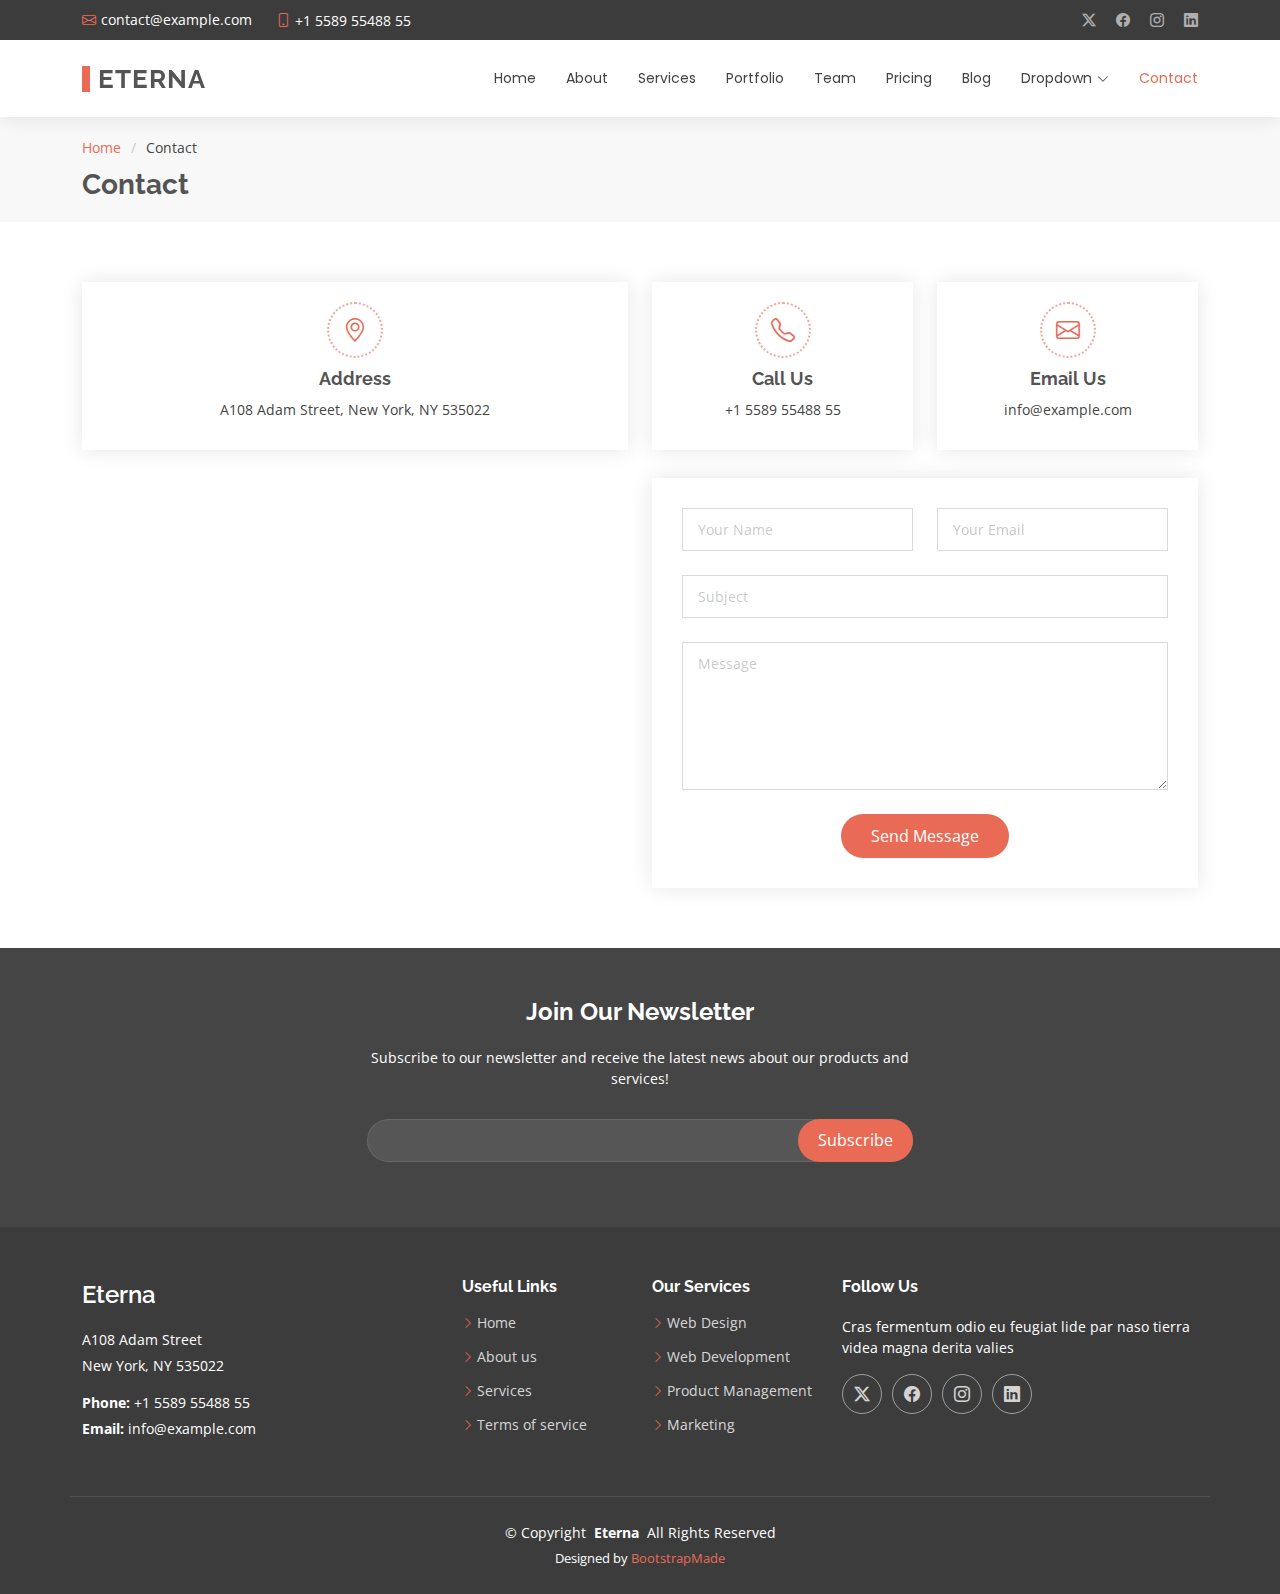
<file: ref/contact.html>
<!DOCTYPE html>
<html lang="en">

<head>
  <meta charset="utf-8">
  <meta content="width=device-width, initial-scale=1.0" name="viewport">
  <title>Contact - Eterna Bootstrap Template</title>
  <meta name="description" content="">
  <meta name="keywords" content="">

  <!-- Favicons -->
  <link href="assets/img/favicon.png" rel="icon">
  <link href="assets/img/apple-touch-icon.png" rel="apple-touch-icon">

  <!-- Fonts -->
  <link href="https://fonts.googleapis.com" rel="preconnect">
  <link href="https://fonts.gstatic.com" rel="preconnect" crossorigin>
  <link href="https://fonts.googleapis.com/css2?family=Open+Sans:ital,wght@0,300;0,400;0,500;0,600;0,700;0,800;1,300;1,400;1,500;1,600;1,700;1,800&family=Poppins:ital,wght@0,100;0,200;0,300;0,400;0,500;0,600;0,700;0,800;0,900;1,100;1,200;1,300;1,400;1,500;1,600;1,700;1,800;1,900&family=Raleway:ital,wght@0,100;0,200;0,300;0,400;0,500;0,600;0,700;0,800;0,900;1,100;1,200;1,300;1,400;1,500;1,600;1,700;1,800;1,900&display=swap" rel="stylesheet">

  <!-- Vendor CSS Files -->
  <link href="assets/vendor/bootstrap/css/bootstrap.min.css" rel="stylesheet">
  <link href="assets/vendor/bootstrap-icons/bootstrap-icons.css" rel="stylesheet">
  <link href="assets/vendor/aos/aos.css" rel="stylesheet">
  <link href="assets/vendor/swiper/swiper-bundle.min.css" rel="stylesheet">
  <link href="assets/vendor/glightbox/css/glightbox.min.css" rel="stylesheet">

  <!-- Main CSS File -->
  <link href="assets/css/main.css" rel="stylesheet">

  <!-- =======================================================
  * Template Name: Eterna
  * Template URL: https://bootstrapmade.com/eterna-free-multipurpose-bootstrap-template/
  * Updated: Aug 07 2024 with Bootstrap v5.3.3
  * Author: BootstrapMade.com
  * License: https://bootstrapmade.com/license/
  ======================================================== -->
</head>

<body class="contact-page">

  <header id="header" class="header sticky-top">

    <div class="topbar d-flex align-items-center dark-background">
      <div class="container d-flex justify-content-center justify-content-md-between">
        <div class="contact-info d-flex align-items-center">
          <i class="bi bi-envelope d-flex align-items-center"><a href="mailto:contact@example.com">contact@example.com</a></i>
          <i class="bi bi-phone d-flex align-items-center ms-4"><span>+1 5589 55488 55</span></i>
        </div>
        <div class="social-links d-none d-md-flex align-items-center">
          <a href="#" class="twitter"><i class="bi bi-twitter-x"></i></a>
          <a href="#" class="facebook"><i class="bi bi-facebook"></i></a>
          <a href="#" class="instagram"><i class="bi bi-instagram"></i></a>
          <a href="#" class="linkedin"><i class="bi bi-linkedin"></i></a>
        </div>
      </div>
    </div><!-- End Top Bar -->

    <div class="branding">

      <div class="container position-relative d-flex align-items-center justify-content-between">
        <a href="index.html" class="logo d-flex align-items-center">
          <!-- Uncomment the line below if you also wish to use an image logo -->
          <!-- <img src="assets/img/logo.png" alt=""> -->
          <h1 class="sitename">Eterna<br></h1>
        </a>

        <nav id="navmenu" class="navmenu">
          <ul>
            <li><a href="index.html">Home</a></li>
            <li><a href="about.html">About</a></li>
            <li><a href="services.html">Services</a></li>
            <li><a href="portfolio.html">Portfolio</a></li>
            <li><a href="team.html">Team</a></li>
            <li><a href="pricing.html">Pricing</a></li>
            <li><a href="blog.html">Blog</a></li>
            <li class="dropdown"><a href="#"><span>Dropdown</span> <i class="bi bi-chevron-down toggle-dropdown"></i></a>
              <ul>
                <li><a href="#">Dropdown 1</a></li>
                <li class="dropdown"><a href="#"><span>Deep Dropdown</span> <i class="bi bi-chevron-down toggle-dropdown"></i></a>
                  <ul>
                    <li><a href="#">Deep Dropdown 1</a></li>
                    <li><a href="#">Deep Dropdown 2</a></li>
                    <li><a href="#">Deep Dropdown 3</a></li>
                    <li><a href="#">Deep Dropdown 4</a></li>
                    <li><a href="#">Deep Dropdown 5</a></li>
                  </ul>
                </li>
                <li><a href="#">Dropdown 2</a></li>
                <li><a href="#">Dropdown 3</a></li>
                <li><a href="#">Dropdown 4</a></li>
              </ul>
            </li>
            <li><a href="contact.html" class="active">Contact</a></li>
          </ul>
          <i class="mobile-nav-toggle d-xl-none bi bi-list"></i>
        </nav>

      </div>

    </div>

  </header>

  <main class="main">

    <!-- Page Title -->
    <div class="page-title" data-aos="fade">
      <div class="container">
        <nav class="breadcrumbs">
          <ol>
            <li><a href="index.html">Home</a></li>
            <li class="current">Contact</li>
          </ol>
        </nav>
        <h1>Contact</h1>
      </div>
    </div><!-- End Page Title -->

    <!-- Contact Section -->
    <section id="contact" class="contact section">

      <div class="container" data-aos="fade-up" data-aos-delay="100">

        <div class="row gy-4">

          <div class="col-lg-6">
            <div class="info-item d-flex flex-column justify-content-center align-items-center" data-aos="fade-up" data-aos-delay="200">
              <i class="bi bi-geo-alt"></i>
              <h3>Address</h3>
              <p>A108 Adam Street, New York, NY 535022</p>
            </div>
          </div><!-- End Info Item -->

          <div class="col-lg-3 col-md-6">
            <div class="info-item d-flex flex-column justify-content-center align-items-center" data-aos="fade-up" data-aos-delay="300">
              <i class="bi bi-telephone"></i>
              <h3>Call Us</h3>
              <p>+1 5589 55488 55</p>
            </div>
          </div><!-- End Info Item -->

          <div class="col-lg-3 col-md-6">
            <div class="info-item d-flex flex-column justify-content-center align-items-center" data-aos="fade-up" data-aos-delay="400">
              <i class="bi bi-envelope"></i>
              <h3>Email Us</h3>
              <p>info@example.com</p>
            </div>
          </div><!-- End Info Item -->

        </div>

        <div class="row gy-4 mt-1">
          <div class="col-lg-6" data-aos="fade-up" data-aos-delay="300">
            <iframe src="https://www.google.com/maps/embed?pb=!1m14!1m8!1m3!1d48389.78314118045!2d-74.006138!3d40.710059!3m2!1i1024!2i768!4f13.1!3m3!1m2!1s0x89c25a22a3bda30d%3A0xb89d1fe6bc499443!2sDowntown%20Conference%20Center!5e0!3m2!1sen!2sus!4v1676961268712!5m2!1sen!2sus" frameborder="0" style="border:0; width: 100%; height: 400px;" allowfullscreen="" loading="lazy" referrerpolicy="no-referrer-when-downgrade"></iframe>
          </div><!-- End Google Maps -->

          <div class="col-lg-6">
            <form action="forms/contact.php" method="post" class="php-email-form" data-aos="fade-up" data-aos-delay="400">
              <div class="row gy-4">

                <div class="col-md-6">
                  <input type="text" name="name" class="form-control" placeholder="Your Name" required="">
                </div>

                <div class="col-md-6 ">
                  <input type="email" class="form-control" name="email" placeholder="Your Email" required="">
                </div>

                <div class="col-md-12">
                  <input type="text" class="form-control" name="subject" placeholder="Subject" required="">
                </div>

                <div class="col-md-12">
                  <textarea class="form-control" name="message" rows="6" placeholder="Message" required=""></textarea>
                </div>

                <div class="col-md-12 text-center">
                  <div class="loading">Loading</div>
                  <div class="error-message"></div>
                  <div class="sent-message">Your message has been sent. Thank you!</div>

                  <button type="submit">Send Message</button>
                </div>

              </div>
            </form>
          </div><!-- End Contact Form -->

        </div>

      </div>

    </section><!-- /Contact Section -->

  </main>

  <footer id="footer" class="footer position-relative dark-background">

    <div class="footer-newsletter">
      <div class="container">
        <div class="row justify-content-center text-center">
          <div class="col-lg-6">
            <h4>Join Our Newsletter</h4>
            <p>Subscribe to our newsletter and receive the latest news about our products and services!</p>
            <form action="forms/newsletter.php" method="post" class="php-email-form">
              <div class="newsletter-form"><input type="email" name="email"><input type="submit" value="Subscribe"></div>
              <div class="loading">Loading</div>
              <div class="error-message"></div>
              <div class="sent-message">Your subscription request has been sent. Thank you!</div>
            </form>
          </div>
        </div>
      </div>
    </div>

    <div class="container footer-top">
      <div class="row gy-4">
        <div class="col-lg-4 col-md-6 footer-about">
          <a href="index.html" class="d-flex align-items-center">
            <span class="sitename">Eterna</span>
          </a>
          <div class="footer-contact pt-3">
            <p>A108 Adam Street</p>
            <p>New York, NY 535022</p>
            <p class="mt-3"><strong>Phone:</strong> <span>+1 5589 55488 55</span></p>
            <p><strong>Email:</strong> <span>info@example.com</span></p>
          </div>
        </div>

        <div class="col-lg-2 col-md-3 footer-links">
          <h4>Useful Links</h4>
          <ul>
            <li><i class="bi bi-chevron-right"></i> <a href="#">Home</a></li>
            <li><i class="bi bi-chevron-right"></i> <a href="#">About us</a></li>
            <li><i class="bi bi-chevron-right"></i> <a href="#">Services</a></li>
            <li><i class="bi bi-chevron-right"></i> <a href="#">Terms of service</a></li>
          </ul>
        </div>

        <div class="col-lg-2 col-md-3 footer-links">
          <h4>Our Services</h4>
          <ul>
            <li><i class="bi bi-chevron-right"></i> <a href="#">Web Design</a></li>
            <li><i class="bi bi-chevron-right"></i> <a href="#">Web Development</a></li>
            <li><i class="bi bi-chevron-right"></i> <a href="#">Product Management</a></li>
            <li><i class="bi bi-chevron-right"></i> <a href="#">Marketing</a></li>
          </ul>
        </div>

        <div class="col-lg-4 col-md-12">
          <h4>Follow Us</h4>
          <p>Cras fermentum odio eu feugiat lide par naso tierra videa magna derita valies</p>
          <div class="social-links d-flex">
            <a href=""><i class="bi bi-twitter-x"></i></a>
            <a href=""><i class="bi bi-facebook"></i></a>
            <a href=""><i class="bi bi-instagram"></i></a>
            <a href=""><i class="bi bi-linkedin"></i></a>
          </div>
        </div>

      </div>
    </div>

    <div class="container copyright text-center mt-4">
      <p>© <span>Copyright</span> <strong class="px-1 sitename">Eterna</strong> <span>All Rights Reserved</span></p>
      <div class="credits">
        <!-- All the links in the footer should remain intact. -->
        <!-- You can delete the links only if you've purchased the pro version. -->
        <!-- Licensing information: https://bootstrapmade.com/license/ -->
        <!-- Purchase the pro version with working PHP/AJAX contact form: [buy-url] -->
        Designed by <a href="https://bootstrapmade.com/">BootstrapMade</a>
      </div>
    </div>

  </footer>

  <!-- Scroll Top -->
  <a href="#" id="scroll-top" class="scroll-top d-flex align-items-center justify-content-center"><i class="bi bi-arrow-up-short"></i></a>

  <!-- Preloader -->
  <div id="preloader"></div>

  <!-- Vendor JS Files -->
  <script src="assets/vendor/bootstrap/js/bootstrap.bundle.min.js"></script>
  <script src="assets/vendor/php-email-form/validate.js"></script>
  <script src="assets/vendor/aos/aos.js"></script>
  <script src="assets/vendor/swiper/swiper-bundle.min.js"></script>
  <script src="assets/vendor/purecounter/purecounter_vanilla.js"></script>
  <script src="assets/vendor/waypoints/noframework.waypoints.js"></script>
  <script src="assets/vendor/glightbox/js/glightbox.min.js"></script>
  <script src="assets/vendor/imagesloaded/imagesloaded.pkgd.min.js"></script>
  <script src="assets/vendor/isotope-layout/isotope.pkgd.min.js"></script>

  <!-- Main JS File -->
  <script src="assets/js/main.js"></script>

</body>

</html>
</file>
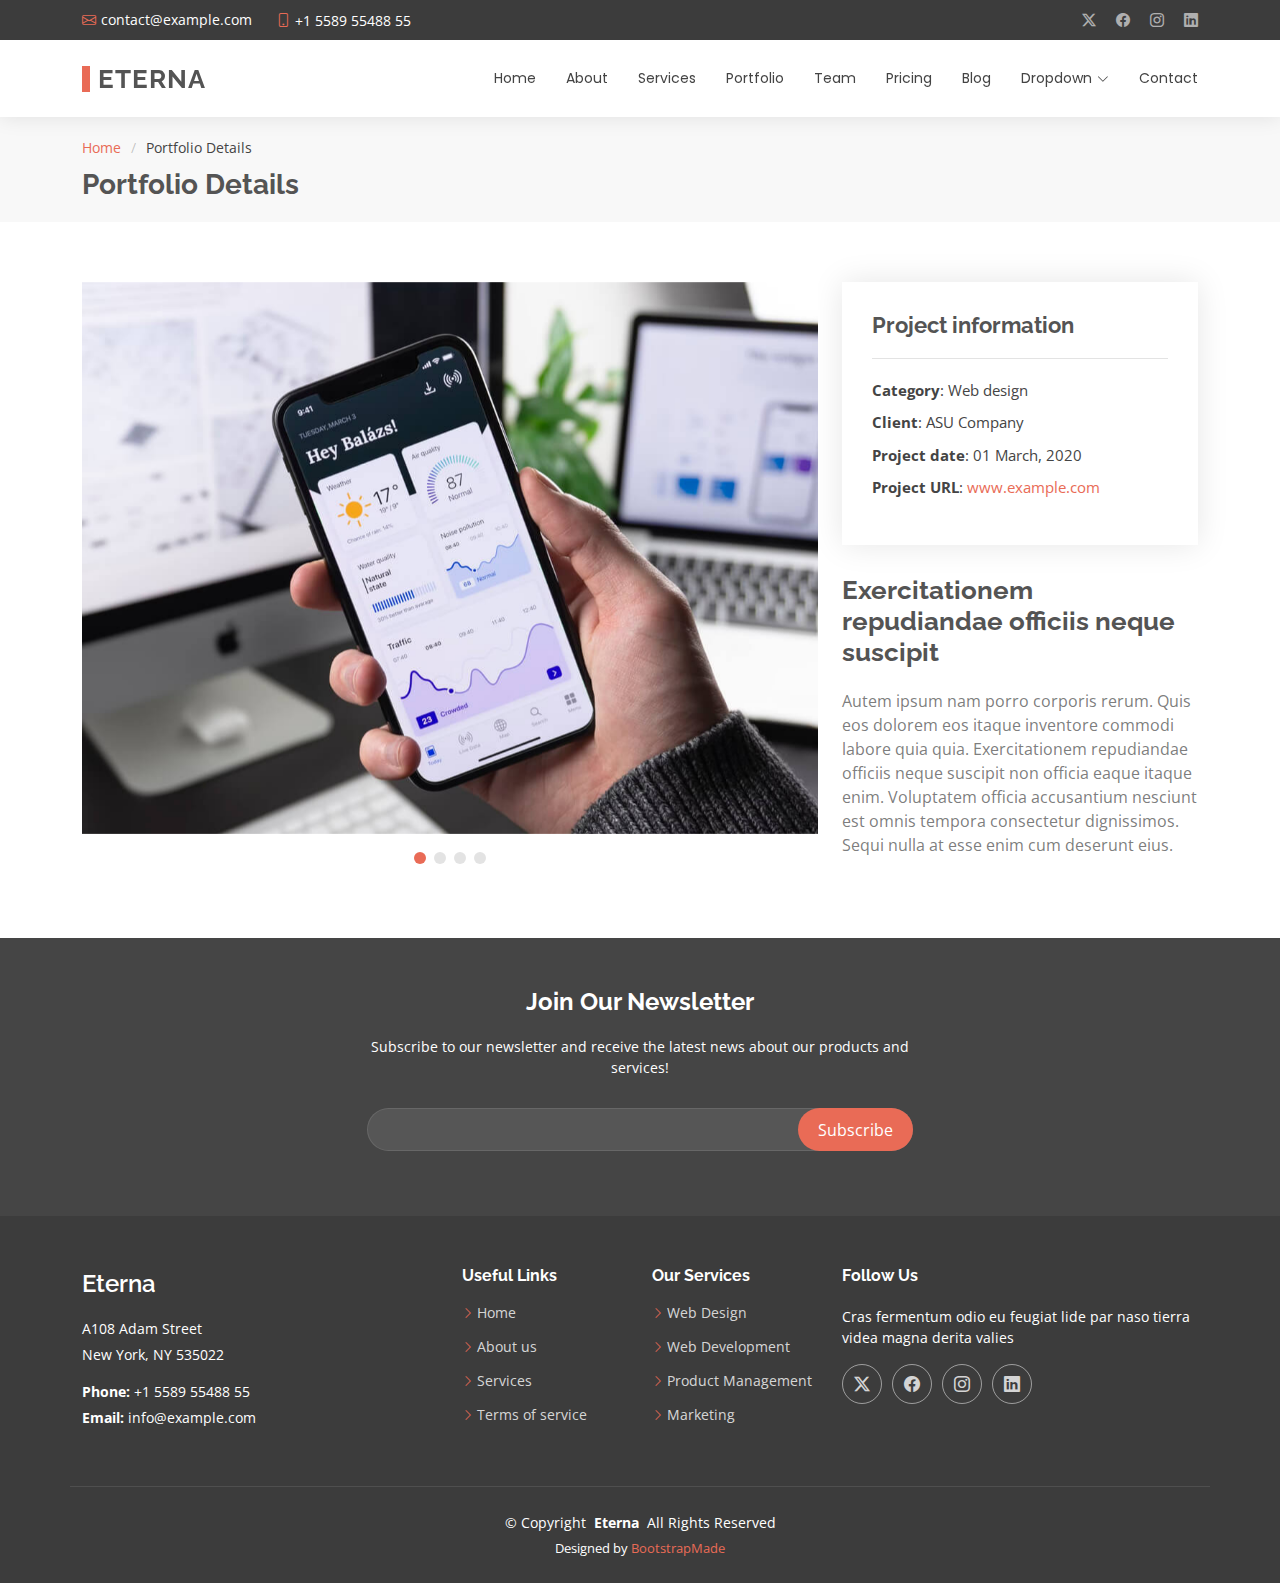
<file: ref/portfolio-details.html>
<!DOCTYPE html>
<html lang="en">

<head>
  <meta charset="utf-8">
  <meta content="width=device-width, initial-scale=1.0" name="viewport">
  <title>Portfolio Details - Eterna Bootstrap Template</title>
  <meta name="description" content="">
  <meta name="keywords" content="">

  <!-- Favicons -->
  <link href="assets/img/favicon.png" rel="icon">
  <link href="assets/img/apple-touch-icon.png" rel="apple-touch-icon">

  <!-- Fonts -->
  <link href="https://fonts.googleapis.com" rel="preconnect">
  <link href="https://fonts.gstatic.com" rel="preconnect" crossorigin>
  <link href="https://fonts.googleapis.com/css2?family=Open+Sans:ital,wght@0,300;0,400;0,500;0,600;0,700;0,800;1,300;1,400;1,500;1,600;1,700;1,800&family=Poppins:ital,wght@0,100;0,200;0,300;0,400;0,500;0,600;0,700;0,800;0,900;1,100;1,200;1,300;1,400;1,500;1,600;1,700;1,800;1,900&family=Raleway:ital,wght@0,100;0,200;0,300;0,400;0,500;0,600;0,700;0,800;0,900;1,100;1,200;1,300;1,400;1,500;1,600;1,700;1,800;1,900&display=swap" rel="stylesheet">

  <!-- Vendor CSS Files -->
  <link href="assets/vendor/bootstrap/css/bootstrap.min.css" rel="stylesheet">
  <link href="assets/vendor/bootstrap-icons/bootstrap-icons.css" rel="stylesheet">
  <link href="assets/vendor/aos/aos.css" rel="stylesheet">
  <link href="assets/vendor/swiper/swiper-bundle.min.css" rel="stylesheet">
  <link href="assets/vendor/glightbox/css/glightbox.min.css" rel="stylesheet">

  <!-- Main CSS File -->
  <link href="assets/css/main.css" rel="stylesheet">

  <!-- =======================================================
  * Template Name: Eterna
  * Template URL: https://bootstrapmade.com/eterna-free-multipurpose-bootstrap-template/
  * Updated: Aug 07 2024 with Bootstrap v5.3.3
  * Author: BootstrapMade.com
  * License: https://bootstrapmade.com/license/
  ======================================================== -->
</head>

<body class="portfolio-details-page">

  <header id="header" class="header sticky-top">

    <div class="topbar d-flex align-items-center dark-background">
      <div class="container d-flex justify-content-center justify-content-md-between">
        <div class="contact-info d-flex align-items-center">
          <i class="bi bi-envelope d-flex align-items-center"><a href="mailto:contact@example.com">contact@example.com</a></i>
          <i class="bi bi-phone d-flex align-items-center ms-4"><span>+1 5589 55488 55</span></i>
        </div>
        <div class="social-links d-none d-md-flex align-items-center">
          <a href="#" class="twitter"><i class="bi bi-twitter-x"></i></a>
          <a href="#" class="facebook"><i class="bi bi-facebook"></i></a>
          <a href="#" class="instagram"><i class="bi bi-instagram"></i></a>
          <a href="#" class="linkedin"><i class="bi bi-linkedin"></i></a>
        </div>
      </div>
    </div><!-- End Top Bar -->

    <div class="branding">

      <div class="container position-relative d-flex align-items-center justify-content-between">
        <a href="index.html" class="logo d-flex align-items-center">
          <!-- Uncomment the line below if you also wish to use an image logo -->
          <!-- <img src="assets/img/logo.png" alt=""> -->
          <h1 class="sitename">Eterna<br></h1>
        </a>

        <nav id="navmenu" class="navmenu">
          <ul>
            <li><a href="index.html">Home</a></li>
            <li><a href="about.html">About</a></li>
            <li><a href="services.html">Services</a></li>
            <li><a href="portfolio.html">Portfolio</a></li>
            <li><a href="team.html">Team</a></li>
            <li><a href="pricing.html">Pricing</a></li>
            <li><a href="blog.html">Blog</a></li>
            <li class="dropdown"><a href="#"><span>Dropdown</span> <i class="bi bi-chevron-down toggle-dropdown"></i></a>
              <ul>
                <li><a href="#">Dropdown 1</a></li>
                <li class="dropdown"><a href="#"><span>Deep Dropdown</span> <i class="bi bi-chevron-down toggle-dropdown"></i></a>
                  <ul>
                    <li><a href="#">Deep Dropdown 1</a></li>
                    <li><a href="#">Deep Dropdown 2</a></li>
                    <li><a href="#">Deep Dropdown 3</a></li>
                    <li><a href="#">Deep Dropdown 4</a></li>
                    <li><a href="#">Deep Dropdown 5</a></li>
                  </ul>
                </li>
                <li><a href="#">Dropdown 2</a></li>
                <li><a href="#">Dropdown 3</a></li>
                <li><a href="#">Dropdown 4</a></li>
              </ul>
            </li>
            <li><a href="contact.html">Contact</a></li>
          </ul>
          <i class="mobile-nav-toggle d-xl-none bi bi-list"></i>
        </nav>

      </div>

    </div>

  </header>

  <main class="main">

    <!-- Page Title -->
    <div class="page-title" data-aos="fade">
      <div class="container">
        <nav class="breadcrumbs">
          <ol>
            <li><a href="index.html">Home</a></li>
            <li class="current">Portfolio Details</li>
          </ol>
        </nav>
        <h1>Portfolio Details</h1>
      </div>
    </div><!-- End Page Title -->

    <!-- Portfolio Details Section -->
    <section id="portfolio-details" class="portfolio-details section">

      <div class="container" data-aos="fade-up" data-aos-delay="100">

        <div class="row gy-4">

          <div class="col-lg-8">
            <div class="portfolio-details-slider swiper init-swiper">

              <script type="application/json" class="swiper-config">
                {
                  "loop": true,
                  "speed": 600,
                  "autoplay": {
                    "delay": 5000
                  },
                  "slidesPerView": "auto",
                  "pagination": {
                    "el": ".swiper-pagination",
                    "type": "bullets",
                    "clickable": true
                  }
                }
              </script>

              <div class="swiper-wrapper align-items-center">

                <div class="swiper-slide">
                  <img src="assets/img/portfolio/app-1.jpg" alt="">
                </div>

                <div class="swiper-slide">
                  <img src="assets/img/portfolio/product-1.jpg" alt="">
                </div>

                <div class="swiper-slide">
                  <img src="assets/img/portfolio/branding-1.jpg" alt="">
                </div>

                <div class="swiper-slide">
                  <img src="assets/img/portfolio/books-1.jpg" alt="">
                </div>

              </div>
              <div class="swiper-pagination"></div>
            </div>
          </div>

          <div class="col-lg-4">
            <div class="portfolio-info" data-aos="fade-up" data-aos-delay="200">
              <h3>Project information</h3>
              <ul>
                <li><strong>Category</strong>: Web design</li>
                <li><strong>Client</strong>: ASU Company</li>
                <li><strong>Project date</strong>: 01 March, 2020</li>
                <li><strong>Project URL</strong>: <a href="#">www.example.com</a></li>
              </ul>
            </div>
            <div class="portfolio-description" data-aos="fade-up" data-aos-delay="300">
              <h2>Exercitationem repudiandae officiis neque suscipit</h2>
              <p>
                Autem ipsum nam porro corporis rerum. Quis eos dolorem eos itaque inventore commodi labore quia quia. Exercitationem repudiandae officiis neque suscipit non officia eaque itaque enim. Voluptatem officia accusantium nesciunt est omnis tempora consectetur dignissimos. Sequi nulla at esse enim cum deserunt eius.
              </p>
            </div>
          </div>

        </div>

      </div>

    </section><!-- /Portfolio Details Section -->

  </main>

  <footer id="footer" class="footer position-relative dark-background">

    <div class="footer-newsletter">
      <div class="container">
        <div class="row justify-content-center text-center">
          <div class="col-lg-6">
            <h4>Join Our Newsletter</h4>
            <p>Subscribe to our newsletter and receive the latest news about our products and services!</p>
            <form action="forms/newsletter.php" method="post" class="php-email-form">
              <div class="newsletter-form"><input type="email" name="email"><input type="submit" value="Subscribe"></div>
              <div class="loading">Loading</div>
              <div class="error-message"></div>
              <div class="sent-message">Your subscription request has been sent. Thank you!</div>
            </form>
          </div>
        </div>
      </div>
    </div>

    <div class="container footer-top">
      <div class="row gy-4">
        <div class="col-lg-4 col-md-6 footer-about">
          <a href="index.html" class="d-flex align-items-center">
            <span class="sitename">Eterna</span>
          </a>
          <div class="footer-contact pt-3">
            <p>A108 Adam Street</p>
            <p>New York, NY 535022</p>
            <p class="mt-3"><strong>Phone:</strong> <span>+1 5589 55488 55</span></p>
            <p><strong>Email:</strong> <span>info@example.com</span></p>
          </div>
        </div>

        <div class="col-lg-2 col-md-3 footer-links">
          <h4>Useful Links</h4>
          <ul>
            <li><i class="bi bi-chevron-right"></i> <a href="#">Home</a></li>
            <li><i class="bi bi-chevron-right"></i> <a href="#">About us</a></li>
            <li><i class="bi bi-chevron-right"></i> <a href="#">Services</a></li>
            <li><i class="bi bi-chevron-right"></i> <a href="#">Terms of service</a></li>
          </ul>
        </div>

        <div class="col-lg-2 col-md-3 footer-links">
          <h4>Our Services</h4>
          <ul>
            <li><i class="bi bi-chevron-right"></i> <a href="#">Web Design</a></li>
            <li><i class="bi bi-chevron-right"></i> <a href="#">Web Development</a></li>
            <li><i class="bi bi-chevron-right"></i> <a href="#">Product Management</a></li>
            <li><i class="bi bi-chevron-right"></i> <a href="#">Marketing</a></li>
          </ul>
        </div>

        <div class="col-lg-4 col-md-12">
          <h4>Follow Us</h4>
          <p>Cras fermentum odio eu feugiat lide par naso tierra videa magna derita valies</p>
          <div class="social-links d-flex">
            <a href=""><i class="bi bi-twitter-x"></i></a>
            <a href=""><i class="bi bi-facebook"></i></a>
            <a href=""><i class="bi bi-instagram"></i></a>
            <a href=""><i class="bi bi-linkedin"></i></a>
          </div>
        </div>

      </div>
    </div>

    <div class="container copyright text-center mt-4">
      <p>© <span>Copyright</span> <strong class="px-1 sitename">Eterna</strong> <span>All Rights Reserved</span></p>
      <div class="credits">
        <!-- All the links in the footer should remain intact. -->
        <!-- You can delete the links only if you've purchased the pro version. -->
        <!-- Licensing information: https://bootstrapmade.com/license/ -->
        <!-- Purchase the pro version with working PHP/AJAX contact form: [buy-url] -->
        Designed by <a href="https://bootstrapmade.com/">BootstrapMade</a>
      </div>
    </div>

  </footer>

  <!-- Scroll Top -->
  <a href="#" id="scroll-top" class="scroll-top d-flex align-items-center justify-content-center"><i class="bi bi-arrow-up-short"></i></a>

  <!-- Preloader -->
  <div id="preloader"></div>

  <!-- Vendor JS Files -->
  <script src="assets/vendor/bootstrap/js/bootstrap.bundle.min.js"></script>
  <script src="assets/vendor/php-email-form/validate.js"></script>
  <script src="assets/vendor/aos/aos.js"></script>
  <script src="assets/vendor/swiper/swiper-bundle.min.js"></script>
  <script src="assets/vendor/purecounter/purecounter_vanilla.js"></script>
  <script src="assets/vendor/waypoints/noframework.waypoints.js"></script>
  <script src="assets/vendor/glightbox/js/glightbox.min.js"></script>
  <script src="assets/vendor/imagesloaded/imagesloaded.pkgd.min.js"></script>
  <script src="assets/vendor/isotope-layout/isotope.pkgd.min.js"></script>

  <!-- Main JS File -->
  <script src="assets/js/main.js"></script>

</body>

</html>
</file>
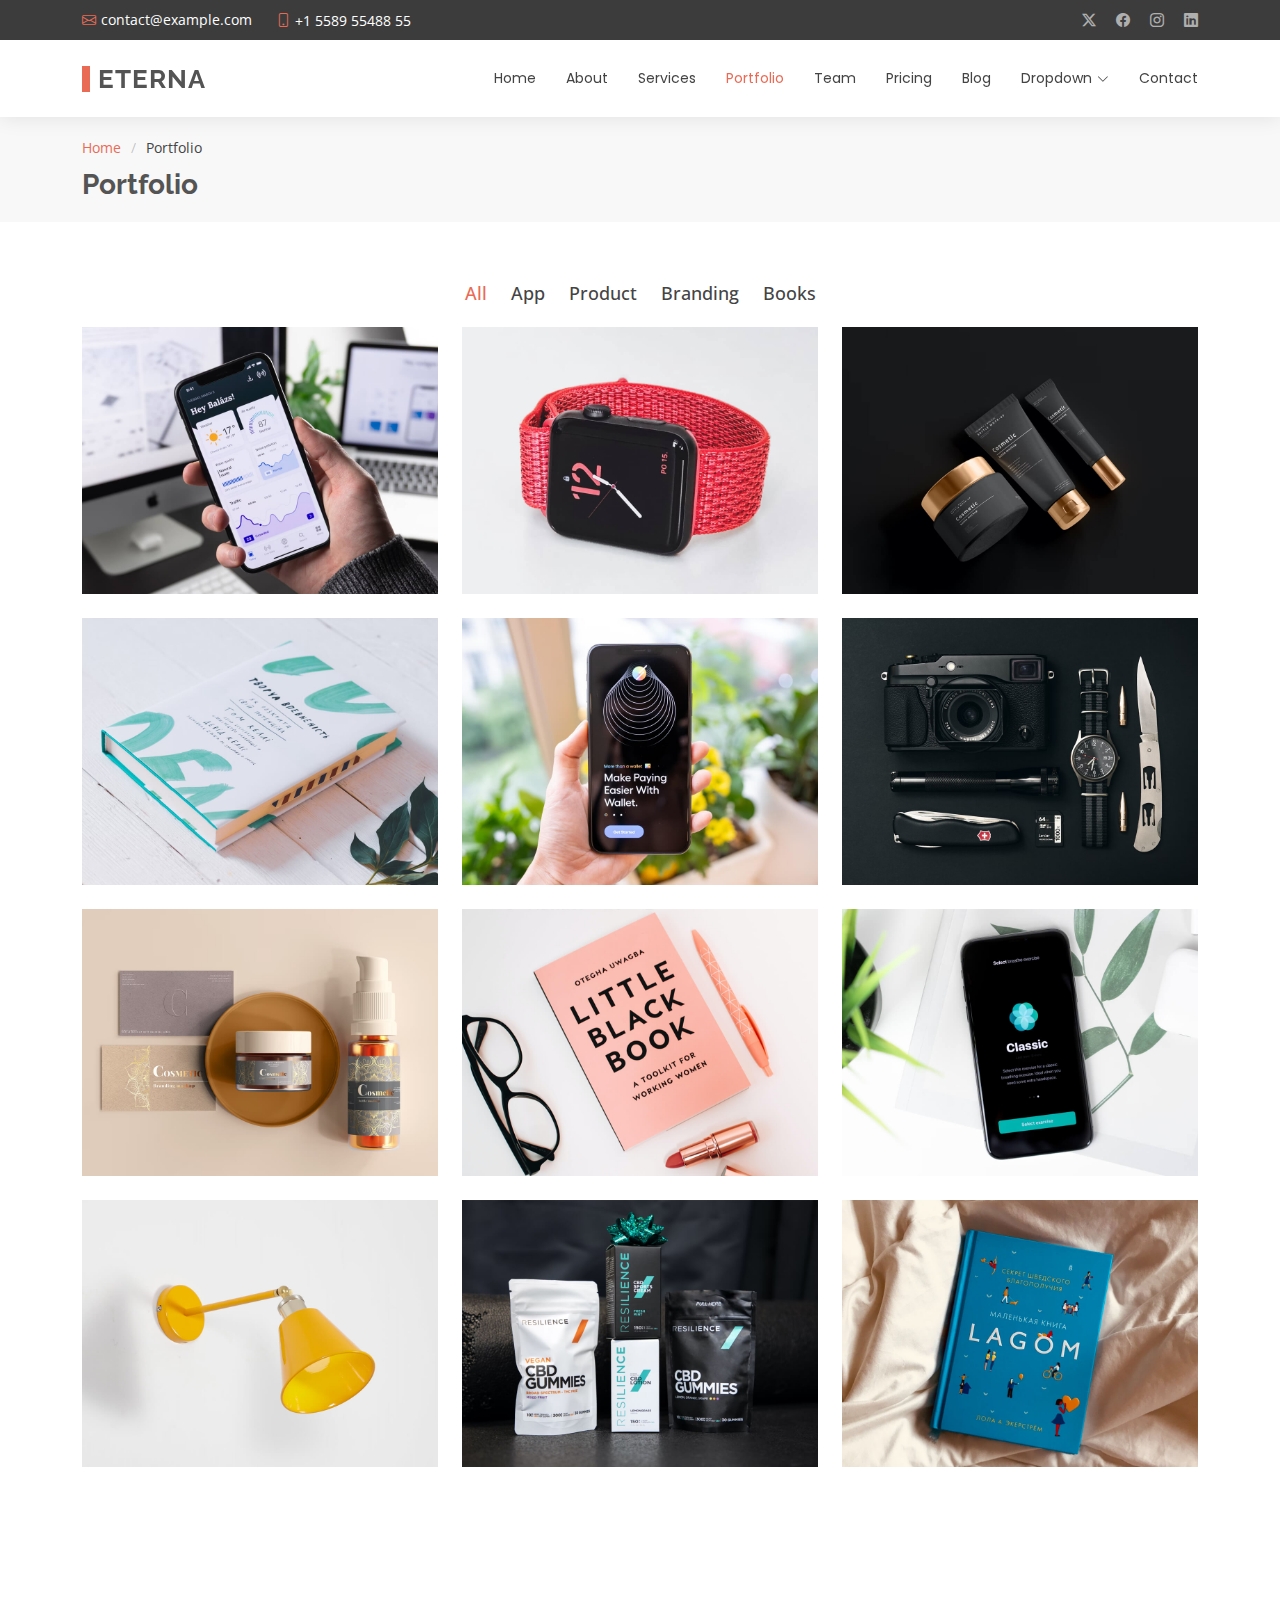
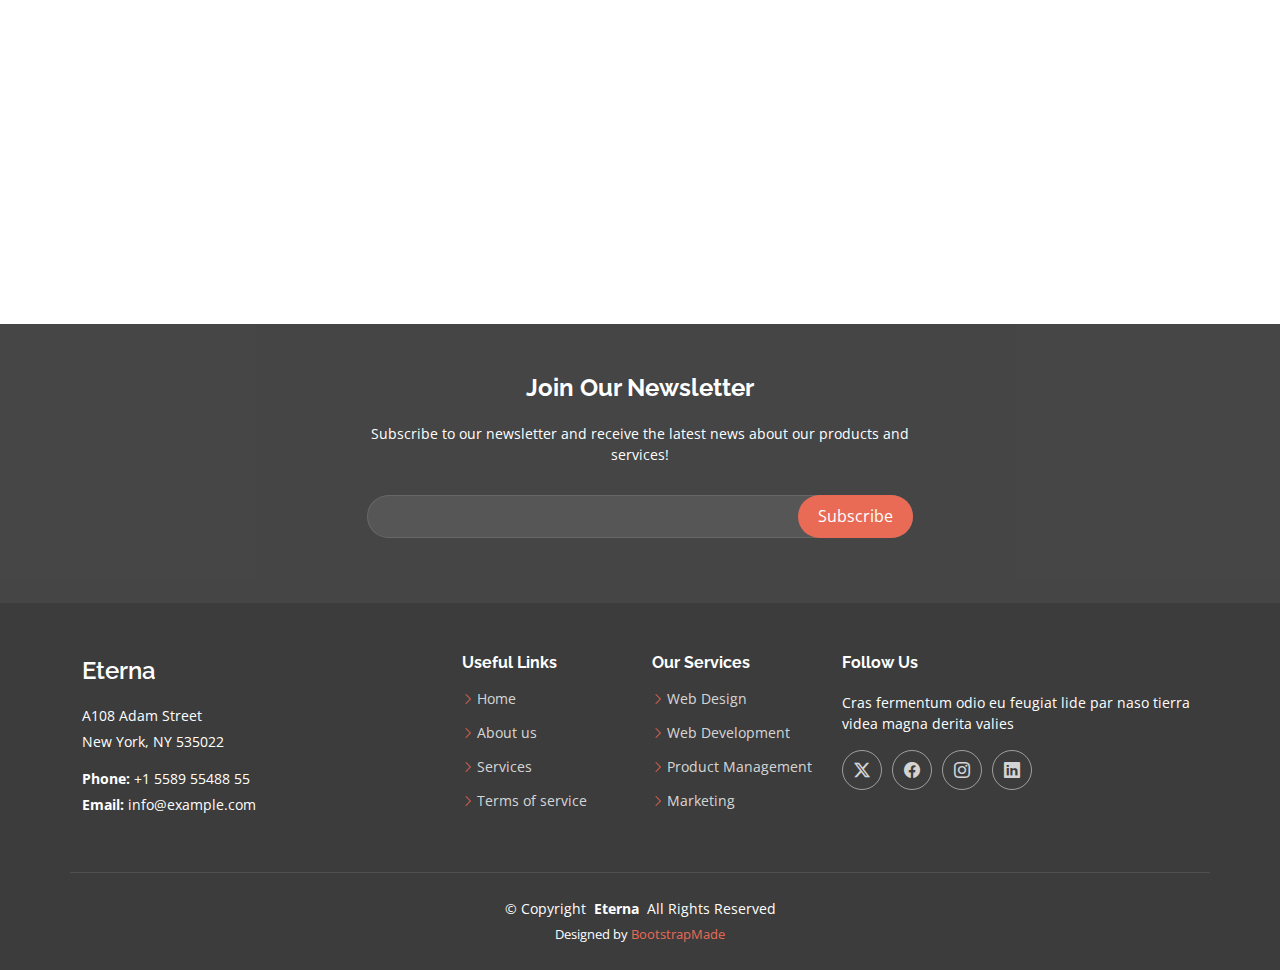
<file: ref/portfolio.html>
<!DOCTYPE html>
<html lang="en">

<head>
  <meta charset="utf-8">
  <meta content="width=device-width, initial-scale=1.0" name="viewport">
  <title>Portfolio - Eterna Bootstrap Template</title>
  <meta name="description" content="">
  <meta name="keywords" content="">

  <!-- Favicons -->
  <link href="assets/img/favicon.png" rel="icon">
  <link href="assets/img/apple-touch-icon.png" rel="apple-touch-icon">

  <!-- Fonts -->
  <link href="https://fonts.googleapis.com" rel="preconnect">
  <link href="https://fonts.gstatic.com" rel="preconnect" crossorigin>
  <link href="https://fonts.googleapis.com/css2?family=Open+Sans:ital,wght@0,300;0,400;0,500;0,600;0,700;0,800;1,300;1,400;1,500;1,600;1,700;1,800&family=Poppins:ital,wght@0,100;0,200;0,300;0,400;0,500;0,600;0,700;0,800;0,900;1,100;1,200;1,300;1,400;1,500;1,600;1,700;1,800;1,900&family=Raleway:ital,wght@0,100;0,200;0,300;0,400;0,500;0,600;0,700;0,800;0,900;1,100;1,200;1,300;1,400;1,500;1,600;1,700;1,800;1,900&display=swap" rel="stylesheet">

  <!-- Vendor CSS Files -->
  <link href="assets/vendor/bootstrap/css/bootstrap.min.css" rel="stylesheet">
  <link href="assets/vendor/bootstrap-icons/bootstrap-icons.css" rel="stylesheet">
  <link href="assets/vendor/aos/aos.css" rel="stylesheet">
  <link href="assets/vendor/swiper/swiper-bundle.min.css" rel="stylesheet">
  <link href="assets/vendor/glightbox/css/glightbox.min.css" rel="stylesheet">

  <!-- Main CSS File -->
  <link href="assets/css/main.css" rel="stylesheet">

  <!-- =======================================================
  * Template Name: Eterna
  * Template URL: https://bootstrapmade.com/eterna-free-multipurpose-bootstrap-template/
  * Updated: Aug 07 2024 with Bootstrap v5.3.3
  * Author: BootstrapMade.com
  * License: https://bootstrapmade.com/license/
  ======================================================== -->
</head>

<body class="portfolio-page">

  <header id="header" class="header sticky-top">

    <div class="topbar d-flex align-items-center dark-background">
      <div class="container d-flex justify-content-center justify-content-md-between">
        <div class="contact-info d-flex align-items-center">
          <i class="bi bi-envelope d-flex align-items-center"><a href="mailto:contact@example.com">contact@example.com</a></i>
          <i class="bi bi-phone d-flex align-items-center ms-4"><span>+1 5589 55488 55</span></i>
        </div>
        <div class="social-links d-none d-md-flex align-items-center">
          <a href="#" class="twitter"><i class="bi bi-twitter-x"></i></a>
          <a href="#" class="facebook"><i class="bi bi-facebook"></i></a>
          <a href="#" class="instagram"><i class="bi bi-instagram"></i></a>
          <a href="#" class="linkedin"><i class="bi bi-linkedin"></i></a>
        </div>
      </div>
    </div><!-- End Top Bar -->

    <div class="branding">

      <div class="container position-relative d-flex align-items-center justify-content-between">
        <a href="index.html" class="logo d-flex align-items-center">
          <!-- Uncomment the line below if you also wish to use an image logo -->
          <!-- <img src="assets/img/logo.png" alt=""> -->
          <h1 class="sitename">Eterna<br></h1>
        </a>

        <nav id="navmenu" class="navmenu">
          <ul>
            <li><a href="index.html">Home</a></li>
            <li><a href="about.html">About</a></li>
            <li><a href="services.html">Services</a></li>
            <li><a href="portfolio.html" class="active">Portfolio</a></li>
            <li><a href="team.html">Team</a></li>
            <li><a href="pricing.html">Pricing</a></li>
            <li><a href="blog.html">Blog</a></li>
            <li class="dropdown"><a href="#"><span>Dropdown</span> <i class="bi bi-chevron-down toggle-dropdown"></i></a>
              <ul>
                <li><a href="#">Dropdown 1</a></li>
                <li class="dropdown"><a href="#"><span>Deep Dropdown</span> <i class="bi bi-chevron-down toggle-dropdown"></i></a>
                  <ul>
                    <li><a href="#">Deep Dropdown 1</a></li>
                    <li><a href="#">Deep Dropdown 2</a></li>
                    <li><a href="#">Deep Dropdown 3</a></li>
                    <li><a href="#">Deep Dropdown 4</a></li>
                    <li><a href="#">Deep Dropdown 5</a></li>
                  </ul>
                </li>
                <li><a href="#">Dropdown 2</a></li>
                <li><a href="#">Dropdown 3</a></li>
                <li><a href="#">Dropdown 4</a></li>
              </ul>
            </li>
            <li><a href="contact.html">Contact</a></li>
          </ul>
          <i class="mobile-nav-toggle d-xl-none bi bi-list"></i>
        </nav>

      </div>

    </div>

  </header>

  <main class="main">

    <!-- Page Title -->
    <div class="page-title" data-aos="fade">
      <div class="container">
        <nav class="breadcrumbs">
          <ol>
            <li><a href="index.html">Home</a></li>
            <li class="current">Portfolio</li>
          </ol>
        </nav>
        <h1>Portfolio</h1>
      </div>
    </div><!-- End Page Title -->

    <!-- Portfolio Section -->
    <section id="portfolio" class="portfolio section">

      <div class="container">

        <div class="isotope-layout" data-default-filter="*" data-layout="masonry" data-sort="original-order">

          <ul class="portfolio-filters isotope-filters" data-aos="fade-up" data-aos-delay="100">
            <li data-filter="*" class="filter-active">All</li>
            <li data-filter=".filter-app">App</li>
            <li data-filter=".filter-product">Product</li>
            <li data-filter=".filter-branding">Branding</li>
            <li data-filter=".filter-books">Books</li>
          </ul><!-- End Portfolio Filters -->

          <div class="row gy-4 isotope-container" data-aos="fade-up" data-aos-delay="200">

            <div class="col-lg-4 col-md-6 portfolio-item isotope-item filter-app">
              <div class="portfolio-content h-100">
                <img src="assets/img/portfolio/app-1.jpg" class="img-fluid" alt="">
                <div class="portfolio-info">
                  <h4>App 1</h4>
                  <p>Lorem ipsum, dolor sit amet consectetur</p>
                  <a href="assets/img/portfolio/app-1.jpg" title="App 1" data-gallery="portfolio-gallery-app" class="glightbox preview-link"><i class="bi bi-zoom-in"></i></a>
                  <a href="portfolio-details.html" title="More Details" class="details-link"><i class="bi bi-link-45deg"></i></a>
                </div>
              </div>
            </div><!-- End Portfolio Item -->

            <div class="col-lg-4 col-md-6 portfolio-item isotope-item filter-product">
              <div class="portfolio-content h-100">
                <img src="assets/img/portfolio/product-1.jpg" class="img-fluid" alt="">
                <div class="portfolio-info">
                  <h4>Product 1</h4>
                  <p>Lorem ipsum, dolor sit amet consectetur</p>
                  <a href="assets/img/portfolio/product-1.jpg" title="Product 1" data-gallery="portfolio-gallery-product" class="glightbox preview-link"><i class="bi bi-zoom-in"></i></a>
                  <a href="portfolio-details.html" title="More Details" class="details-link"><i class="bi bi-link-45deg"></i></a>
                </div>
              </div>
            </div><!-- End Portfolio Item -->

            <div class="col-lg-4 col-md-6 portfolio-item isotope-item filter-branding">
              <div class="portfolio-content h-100">
                <img src="assets/img/portfolio/branding-1.jpg" class="img-fluid" alt="">
                <div class="portfolio-info">
                  <h4>Branding 1</h4>
                  <p>Lorem ipsum, dolor sit amet consectetur</p>
                  <a href="assets/img/portfolio/branding-1.jpg" title="Branding 1" data-gallery="portfolio-gallery-branding" class="glightbox preview-link"><i class="bi bi-zoom-in"></i></a>
                  <a href="portfolio-details.html" title="More Details" class="details-link"><i class="bi bi-link-45deg"></i></a>
                </div>
              </div>
            </div><!-- End Portfolio Item -->

            <div class="col-lg-4 col-md-6 portfolio-item isotope-item filter-books">
              <div class="portfolio-content h-100">
                <img src="assets/img/portfolio/books-1.jpg" class="img-fluid" alt="">
                <div class="portfolio-info">
                  <h4>Books 1</h4>
                  <p>Lorem ipsum, dolor sit amet consectetur</p>
                  <a href="assets/img/portfolio/books-1.jpg" title="Branding 1" data-gallery="portfolio-gallery-book" class="glightbox preview-link"><i class="bi bi-zoom-in"></i></a>
                  <a href="portfolio-details.html" title="More Details" class="details-link"><i class="bi bi-link-45deg"></i></a>
                </div>
              </div>
            </div><!-- End Portfolio Item -->

            <div class="col-lg-4 col-md-6 portfolio-item isotope-item filter-app">
              <div class="portfolio-content h-100">
                <img src="assets/img/portfolio/app-2.jpg" class="img-fluid" alt="">
                <div class="portfolio-info">
                  <h4>App 2</h4>
                  <p>Lorem ipsum, dolor sit amet consectetur</p>
                  <a href="assets/img/portfolio/app-2.jpg" title="App 2" data-gallery="portfolio-gallery-app" class="glightbox preview-link"><i class="bi bi-zoom-in"></i></a>
                  <a href="portfolio-details.html" title="More Details" class="details-link"><i class="bi bi-link-45deg"></i></a>
                </div>
              </div>
            </div><!-- End Portfolio Item -->

            <div class="col-lg-4 col-md-6 portfolio-item isotope-item filter-product">
              <div class="portfolio-content h-100">
                <img src="assets/img/portfolio/product-2.jpg" class="img-fluid" alt="">
                <div class="portfolio-info">
                  <h4>Product 2</h4>
                  <p>Lorem ipsum, dolor sit amet consectetur</p>
                  <a href="assets/img/portfolio/product-2.jpg" title="Product 2" data-gallery="portfolio-gallery-product" class="glightbox preview-link"><i class="bi bi-zoom-in"></i></a>
                  <a href="portfolio-details.html" title="More Details" class="details-link"><i class="bi bi-link-45deg"></i></a>
                </div>
              </div>
            </div><!-- End Portfolio Item -->

            <div class="col-lg-4 col-md-6 portfolio-item isotope-item filter-branding">
              <div class="portfolio-content h-100">
                <img src="assets/img/portfolio/branding-2.jpg" class="img-fluid" alt="">
                <div class="portfolio-info">
                  <h4>Branding 2</h4>
                  <p>Lorem ipsum, dolor sit amet consectetur</p>
                  <a href="assets/img/portfolio/branding-2.jpg" title="Branding 2" data-gallery="portfolio-gallery-branding" class="glightbox preview-link"><i class="bi bi-zoom-in"></i></a>
                  <a href="portfolio-details.html" title="More Details" class="details-link"><i class="bi bi-link-45deg"></i></a>
                </div>
              </div>
            </div><!-- End Portfolio Item -->

            <div class="col-lg-4 col-md-6 portfolio-item isotope-item filter-books">
              <div class="portfolio-content h-100">
                <img src="assets/img/portfolio/books-2.jpg" class="img-fluid" alt="">
                <div class="portfolio-info">
                  <h4>Books 2</h4>
                  <p>Lorem ipsum, dolor sit amet consectetur</p>
                  <a href="assets/img/portfolio/books-2.jpg" title="Branding 2" data-gallery="portfolio-gallery-book" class="glightbox preview-link"><i class="bi bi-zoom-in"></i></a>
                  <a href="portfolio-details.html" title="More Details" class="details-link"><i class="bi bi-link-45deg"></i></a>
                </div>
              </div>
            </div><!-- End Portfolio Item -->

            <div class="col-lg-4 col-md-6 portfolio-item isotope-item filter-app">
              <div class="portfolio-content h-100">
                <img src="assets/img/portfolio/app-3.jpg" class="img-fluid" alt="">
                <div class="portfolio-info">
                  <h4>App 3</h4>
                  <p>Lorem ipsum, dolor sit amet consectetur</p>
                  <a href="assets/img/portfolio/app-3.jpg" title="App 3" data-gallery="portfolio-gallery-app" class="glightbox preview-link"><i class="bi bi-zoom-in"></i></a>
                  <a href="portfolio-details.html" title="More Details" class="details-link"><i class="bi bi-link-45deg"></i></a>
                </div>
              </div>
            </div><!-- End Portfolio Item -->

            <div class="col-lg-4 col-md-6 portfolio-item isotope-item filter-product">
              <div class="portfolio-content h-100">
                <img src="assets/img/portfolio/product-3.jpg" class="img-fluid" alt="">
                <div class="portfolio-info">
                  <h4>Product 3</h4>
                  <p>Lorem ipsum, dolor sit amet consectetur</p>
                  <a href="assets/img/portfolio/product-3.jpg" title="Product 3" data-gallery="portfolio-gallery-product" class="glightbox preview-link"><i class="bi bi-zoom-in"></i></a>
                  <a href="portfolio-details.html" title="More Details" class="details-link"><i class="bi bi-link-45deg"></i></a>
                </div>
              </div>
            </div><!-- End Portfolio Item -->

            <div class="col-lg-4 col-md-6 portfolio-item isotope-item filter-branding">
              <div class="portfolio-content h-100">
                <img src="assets/img/portfolio/branding-3.jpg" class="img-fluid" alt="">
                <div class="portfolio-info">
                  <h4>Branding 3</h4>
                  <p>Lorem ipsum, dolor sit amet consectetur</p>
                  <a href="assets/img/portfolio/branding-3.jpg" title="Branding 2" data-gallery="portfolio-gallery-branding" class="glightbox preview-link"><i class="bi bi-zoom-in"></i></a>
                  <a href="portfolio-details.html" title="More Details" class="details-link"><i class="bi bi-link-45deg"></i></a>
                </div>
              </div>
            </div><!-- End Portfolio Item -->

            <div class="col-lg-4 col-md-6 portfolio-item isotope-item filter-books">
              <div class="portfolio-content h-100">
                <img src="assets/img/portfolio/books-3.jpg" class="img-fluid" alt="">
                <div class="portfolio-info">
                  <h4>Books 3</h4>
                  <p>Lorem ipsum, dolor sit amet consectetur</p>
                  <a href="assets/img/portfolio/books-3.jpg" title="Branding 3" data-gallery="portfolio-gallery-book" class="glightbox preview-link"><i class="bi bi-zoom-in"></i></a>
                  <a href="portfolio-details.html" title="More Details" class="details-link"><i class="bi bi-link-45deg"></i></a>
                </div>
              </div>
            </div><!-- End Portfolio Item -->

          </div><!-- End Portfolio Container -->

        </div>

      </div>

    </section><!-- /Portfolio Section -->

    <!-- Clients Section -->
    <section id="clients" class="section clients">

      <!-- Section Title -->
      <div class="container section-title" data-aos="fade-up">
        <h2>Clients</h2>
        <p>Necessitatibus eius consequatur ex aliquid fuga eum quidem sint consectetur velit. Quisquam quos quisquam cupiditate. Et nemo qui impedit suscipit alias ea. Quia fugiat sit in iste officiis commodi quidem hic quas</p>
      </div><!-- End Section Title -->

      <div class="container" data-aos="fade-up" data-aos-delay="100">

        <div class="swiper init-swiper">
          <script type="application/json" class="swiper-config">
            {
              "loop": true,
              "speed": 600,
              "autoplay": {
                "delay": 5000
              },
              "slidesPerView": "auto",
              "pagination": {
                "el": ".swiper-pagination",
                "type": "bullets",
                "clickable": true
              },
              "breakpoints": {
                "320": {
                  "slidesPerView": 2,
                  "spaceBetween": 40
                },
                "480": {
                  "slidesPerView": 3,
                  "spaceBetween": 60
                },
                "640": {
                  "slidesPerView": 4,
                  "spaceBetween": 80
                },
                "992": {
                  "slidesPerView": 6,
                  "spaceBetween": 120
                }
              }
            }
          </script>
          <div class="swiper-wrapper align-items-center">
            <div class="swiper-slide"><img src="assets/img/clients/client-1.png" class="img-fluid" alt=""></div>
            <div class="swiper-slide"><img src="assets/img/clients/client-2.png" class="img-fluid" alt=""></div>
            <div class="swiper-slide"><img src="assets/img/clients/client-3.png" class="img-fluid" alt=""></div>
            <div class="swiper-slide"><img src="assets/img/clients/client-4.png" class="img-fluid" alt=""></div>
            <div class="swiper-slide"><img src="assets/img/clients/client-5.png" class="img-fluid" alt=""></div>
            <div class="swiper-slide"><img src="assets/img/clients/client-6.png" class="img-fluid" alt=""></div>
            <div class="swiper-slide"><img src="assets/img/clients/client-7.png" class="img-fluid" alt=""></div>
            <div class="swiper-slide"><img src="assets/img/clients/client-8.png" class="img-fluid" alt=""></div>
          </div>
          <div class="swiper-pagination"></div>
        </div>

      </div>

    </section><!-- /Clients Section -->

  </main>

  <footer id="footer" class="footer position-relative dark-background">

    <div class="footer-newsletter">
      <div class="container">
        <div class="row justify-content-center text-center">
          <div class="col-lg-6">
            <h4>Join Our Newsletter</h4>
            <p>Subscribe to our newsletter and receive the latest news about our products and services!</p>
            <form action="forms/newsletter.php" method="post" class="php-email-form">
              <div class="newsletter-form"><input type="email" name="email"><input type="submit" value="Subscribe"></div>
              <div class="loading">Loading</div>
              <div class="error-message"></div>
              <div class="sent-message">Your subscription request has been sent. Thank you!</div>
            </form>
          </div>
        </div>
      </div>
    </div>

    <div class="container footer-top">
      <div class="row gy-4">
        <div class="col-lg-4 col-md-6 footer-about">
          <a href="index.html" class="d-flex align-items-center">
            <span class="sitename">Eterna</span>
          </a>
          <div class="footer-contact pt-3">
            <p>A108 Adam Street</p>
            <p>New York, NY 535022</p>
            <p class="mt-3"><strong>Phone:</strong> <span>+1 5589 55488 55</span></p>
            <p><strong>Email:</strong> <span>info@example.com</span></p>
          </div>
        </div>

        <div class="col-lg-2 col-md-3 footer-links">
          <h4>Useful Links</h4>
          <ul>
            <li><i class="bi bi-chevron-right"></i> <a href="#">Home</a></li>
            <li><i class="bi bi-chevron-right"></i> <a href="#">About us</a></li>
            <li><i class="bi bi-chevron-right"></i> <a href="#">Services</a></li>
            <li><i class="bi bi-chevron-right"></i> <a href="#">Terms of service</a></li>
          </ul>
        </div>

        <div class="col-lg-2 col-md-3 footer-links">
          <h4>Our Services</h4>
          <ul>
            <li><i class="bi bi-chevron-right"></i> <a href="#">Web Design</a></li>
            <li><i class="bi bi-chevron-right"></i> <a href="#">Web Development</a></li>
            <li><i class="bi bi-chevron-right"></i> <a href="#">Product Management</a></li>
            <li><i class="bi bi-chevron-right"></i> <a href="#">Marketing</a></li>
          </ul>
        </div>

        <div class="col-lg-4 col-md-12">
          <h4>Follow Us</h4>
          <p>Cras fermentum odio eu feugiat lide par naso tierra videa magna derita valies</p>
          <div class="social-links d-flex">
            <a href=""><i class="bi bi-twitter-x"></i></a>
            <a href=""><i class="bi bi-facebook"></i></a>
            <a href=""><i class="bi bi-instagram"></i></a>
            <a href=""><i class="bi bi-linkedin"></i></a>
          </div>
        </div>

      </div>
    </div>

    <div class="container copyright text-center mt-4">
      <p>© <span>Copyright</span> <strong class="px-1 sitename">Eterna</strong> <span>All Rights Reserved</span></p>
      <div class="credits">
        <!-- All the links in the footer should remain intact. -->
        <!-- You can delete the links only if you've purchased the pro version. -->
        <!-- Licensing information: https://bootstrapmade.com/license/ -->
        <!-- Purchase the pro version with working PHP/AJAX contact form: [buy-url] -->
        Designed by <a href="https://bootstrapmade.com/">BootstrapMade</a>
      </div>
    </div>

  </footer>

  <!-- Scroll Top -->
  <a href="#" id="scroll-top" class="scroll-top d-flex align-items-center justify-content-center"><i class="bi bi-arrow-up-short"></i></a>

  <!-- Preloader -->
  <div id="preloader"></div>

  <!-- Vendor JS Files -->
  <script src="assets/vendor/bootstrap/js/bootstrap.bundle.min.js"></script>
  <script src="assets/vendor/php-email-form/validate.js"></script>
  <script src="assets/vendor/aos/aos.js"></script>
  <script src="assets/vendor/swiper/swiper-bundle.min.js"></script>
  <script src="assets/vendor/purecounter/purecounter_vanilla.js"></script>
  <script src="assets/vendor/waypoints/noframework.waypoints.js"></script>
  <script src="assets/vendor/glightbox/js/glightbox.min.js"></script>
  <script src="assets/vendor/imagesloaded/imagesloaded.pkgd.min.js"></script>
  <script src="assets/vendor/isotope-layout/isotope.pkgd.min.js"></script>

  <!-- Main JS File -->
  <script src="assets/js/main.js"></script>

</body>

</html>
</file>
<file: assets/css/main.css>
/**
* Template Name: Eterna
* Template URL: https://bootstrapmade.com/eterna-free-multipurpose-bootstrap-template/
* Updated: Aug 07 2024 with Bootstrap v5.3.3
* Author: BootstrapMade.com
* License: https://bootstrapmade.com/license/
*/

/*--------------------------------------------------------------
# Font & Color Variables
# Help: https://bootstrapmade.com/color-system/
--------------------------------------------------------------*/
/* Fonts */
:root {
  --default-font: "Open Sans",  system-ui, -apple-system, "Segoe UI", Roboto, "Helvetica Neue", Arial, "Noto Sans", "Liberation Sans", sans-serif, "Apple Color Emoji", "Segoe UI Emoji", "Segoe UI Symbol", "Noto Color Emoji";
  --heading-font: "Raleway",  sans-serif;
  --nav-font: "Poppins",  sans-serif;
}

/* Global Colors - The following color variables are used throughout the website. Updating them here will change the color scheme of the entire website */
:root { 
  --background-color: #ffffff; /* Background color for the entire website, including individual sections */
  --default-color-old: #444444; /* Default color used for the majority of the text content across the entire website */
  --default-color: #000000; /* Default color used for the majority of the text content across the entire website */
  --heading-color-old: #545454; /* Color for headings, subheadings and title throughout the website */
  --heading-color: #034a8c; /* Color for headings, subheadings and title throughout the website */
  --accent-color-old: #e96b56; /* Accent color that represents your brand on the website. It's used for buttons, links, and other elements that need to stand out */
  --accent-color: #fcc135; /* Accent color that represents your brand on the website. It's used for buttons, links, and other elements that need to stand out */
  --surface-color: #ffffff; /* The surface color is used as a background of boxed elements within sections, such as cards, icon boxes, or other elements that require a visual separation from the global background. */
  --contrast-color: #ffffff; /* Contrast color for text, ensuring readability against backgrounds of accent, heading, or default colors. */
}

/* Nav Menu Colors - The following color variables are used specifically for the navigation menu. They are separate from the global colors to allow for more customization options */
:root {
  --nav-color-old: #444444;  /* The default color of the main navmenu links */
  --nav-color: #000000;  /* The default color of the main navmenu links */
  --nav-hover-color-old: #e96b56; /* Applied to main navmenu links when they are hovered over or active */
  --nav-hover-color: #fcc135; /* Applied to main navmenu links when they are hovered over or active */
  --nav-mobile-background-color: #ffffff; /* Used as the background color for mobile navigation menu */
  --nav-dropdown-background-color: #ffffff; /* Used as the background color for dropdown items that appear when hovering over primary navigation items */
  --nav-dropdown-color-old: #444444; /* Used for navigation links of the dropdown items in the navigation menu. */
  --nav-dropdown-color: #000000; /* Used for navigation links of the dropdown items in the navigation menu. */
  --nav-dropdown-hover-color-old: #e96b56; /* Similar to --nav-hover-color, this color is applied to dropdown navigation links when they are hovered over. */
  --nav-dropdown-hover-color: #fcc135; /* Similar to --nav-hover-color, this color is applied to dropdown navigation links when they are hovered over. */
}

/* Color Presets - These classes override global colors when applied to any section or element, providing reuse of the sam color scheme. */

.light-background {
  --background-color: #f9f9f9;
  --surface-color: #ffffff;
}

.dark-background {
  --background-color-old: #3c3c3c;
  --background-color: #034a8c;
  --default-color: #ffffff;
  --heading-color: #ffffff;
  --surface-color-old: #565656;
  --surface-color: #034a8c;
  --contrast-color: #ffffff;
}

/* Smooth scroll */
:root {
  scroll-behavior: smooth;
}

/*--------------------------------------------------------------
# General Styling & Shared Classes
--------------------------------------------------------------*/
body {
  color: var(--default-color);
  background-color: var(--background-color);
  font-family: var(--default-font);
}

a {
  color: var(--accent-color);
  text-decoration: none;
  transition: 0.3s;
}

a:hover {
  color: color-mix(in srgb, var(--accent-color), transparent 25%);
  text-decoration: none;
}

h1,
h2,
h3,
h4,
h5,
h6 {
  color: var(--heading-color);
  font-family: var(--heading-font);
}

/* PHP Email Form Messages
------------------------------*/
.php-email-form .error-message {
  display: none;
  background: #df1529;
  color: #ffffff;
  text-align: left;
  padding: 15px;
  margin-bottom: 24px;
  font-weight: 600;
}

.php-email-form .sent-message {
  display: none;
  color: #ffffff;
  background: #059652;
  text-align: center;
  padding: 15px;
  margin-bottom: 24px;
  font-weight: 600;
}

.php-email-form .loading {
  display: none;
  background: var(--surface-color);
  text-align: center;
  padding: 15px;
  margin-bottom: 24px;
}

.php-email-form .loading:before {
  content: "";
  display: inline-block;
  border-radius: 50%;
  width: 24px;
  height: 24px;
  margin: 0 10px -6px 0;
  border: 3px solid var(--accent-color);
  border-top-color: var(--surface-color);
  animation: php-email-form-loading 1s linear infinite;
}

@keyframes php-email-form-loading {
  0% {
    transform: rotate(0deg);
  }

  100% {
    transform: rotate(360deg);
  }
}

/*--------------------------------------------------------------
# Global Header
--------------------------------------------------------------*/
.header {
  background-color: var(--background-color);
  color: var(--default-color);
  transition: all 0.5s;
  z-index: 997;
  box-shadow: 0px 0px 20px 0px rgba(0, 0, 0, 0.1);
}

.header .topbar {
  background-color: var(--background-color);
  height: 40px;
  padding: 0;
  font-size: 14px;
  transition: all 0.5s;
}

.header .topbar .contact-info i {
  font-style: normal;
  color: var(--accent-color);
}

.header .topbar .contact-info i a,
.header .topbar .contact-info i span {
  padding-left: 5px;
  color: var(--default-color);
}

@media (max-width: 575px) {

  .header .topbar .contact-info i a,
  .header .topbar .contact-info i span {
    font-size: 13px;
  }
}

.header .topbar .contact-info i a {
  line-height: 0;
  transition: 0.3s;
  color: var(--default-color);
}

.header .topbar .contact-info i a:hover {
  color: var(--accent-color);
  text-decoration: underline;
}

.header .topbar .social-links a {
  color: color-mix(in srgb, var(--default-color), transparent 40%);
  line-height: 0;
  transition: 0.3s;
  margin-left: 20px;
}

.header .topbar .social-links a:hover {
  color: var(--accent-color);
}

.header .branding {
  padding: 10px 0;
}

.header .logo {
  line-height: 1;
}

.header .logo img {
  max-height: 36px;
  margin-right: 8px;
}

.header .logo h1 {
  font-size: 26px;
  padding: 0 0 0 8px;
  margin: 11px 0;
  line-height: 1;
  font-weight: 700;
  letter-spacing: 1px;
  text-transform: uppercase;
  border-left: 8px solid var(--accent-color);
}

/*--------------------------------------------------------------
# Navigation Menu
--------------------------------------------------------------*/
/* Navmenu - Desktop */
@media (min-width: 1200px) {
  .navmenu {
    padding: 0;
  }

  .navmenu ul {
    margin: 0;
    padding: 0;
    display: flex;
    list-style: none;
    align-items: center;
  }

  .navmenu li {
    position: relative;
  }

  .navmenu a,
  .navmenu a:focus {
    color: var(--nav-color);
    padding: 18px 15px;
    font-size: 14px;
    font-family: var(--nav-font);
    font-weight: 400;
    display: flex;
    align-items: center;
    justify-content: space-between;
    white-space: nowrap;
    transition: 0.3s;
  }

  .navmenu a i,
  .navmenu a:focus i {
    font-size: 12px;
    line-height: 0;
    margin-left: 5px;
    transition: 0.3s;
  }

  .navmenu li:last-child a {
    padding-right: 0;
  }

  .navmenu li:hover>a,
  .navmenu .active,
  .navmenu .active:focus {
    color: var(--nav-hover-color);
  }

  .navmenu .dropdown ul {
    margin: 0;
    padding: 10px 0;
    background: var(--nav-dropdown-background-color);
    display: block;
    position: absolute;
    visibility: hidden;
    left: 14px;
    top: 130%;
    opacity: 0;
    transition: 0.3s;
    border-radius: 4px;
    z-index: 99;
    box-shadow: 0px 0px 30px rgba(0, 0, 0, 0.1);
  }

  .navmenu .dropdown ul li {
    min-width: 200px;
  }

  .navmenu .dropdown ul a {
    padding: 10px 20px;
    font-size: 15px;
    text-transform: none;
    color: var(--nav-dropdown-color);
  }

  .navmenu .dropdown ul a i {
    font-size: 12px;
  }

  .navmenu .dropdown ul a:hover,
  .navmenu .dropdown ul .active:hover,
  .navmenu .dropdown ul li:hover>a {
    color: var(--nav-dropdown-hover-color);
  }

  .navmenu .dropdown:hover>ul {
    opacity: 1;
    top: 100%;
    visibility: visible;
  }

  .navmenu .dropdown .dropdown ul {
    top: 0;
    left: -90%;
    visibility: hidden;
  }

  .navmenu .dropdown .dropdown:hover>ul {
    opacity: 1;
    top: 0;
    left: -100%;
    visibility: visible;
  }
}

/* Navmenu - Mobile */
@media (max-width: 1199px) {
  .mobile-nav-toggle {
    color: var(--nav-color);
    font-size: 28px;
    line-height: 0;
    margin-right: 10px;
    cursor: pointer;
    transition: color 0.3s;
  }

  .navmenu {
    padding: 0;
    z-index: 9997;
  }

  .navmenu ul {
    display: none;
    list-style: none;
    position: absolute;
    inset: 60px 20px 20px 20px;
    padding: 10px 0;
    margin: 0;
    border-radius: 6px;
    background-color: var(--nav-mobile-background-color);
    border: 1px solid color-mix(in srgb, var(--default-color), transparent 90%);
    box-shadow: none;
    overflow-y: auto;
    transition: 0.3s;
    z-index: 9998;
  }

  .navmenu a,
  .navmenu a:focus {
    color: var(--nav-dropdown-color);
    padding: 10px 20px;
    font-family: var(--nav-font);
    font-size: 17px;
    font-weight: 500;
    display: flex;
    align-items: center;
    justify-content: space-between;
    white-space: nowrap;
    transition: 0.3s;
  }

  .navmenu a i,
  .navmenu a:focus i {
    font-size: 12px;
    line-height: 0;
    margin-left: 5px;
    width: 30px;
    height: 30px;
    display: flex;
    align-items: center;
    justify-content: center;
    border-radius: 50%;
    transition: 0.3s;
    background-color: color-mix(in srgb, var(--accent-color), transparent 90%);
  }

  .navmenu a i:hover,
  .navmenu a:focus i:hover {
    background-color: var(--accent-color);
    color: var(--contrast-color);
  }

  .navmenu a:hover,
  .navmenu .active,
  .navmenu .active:focus {
    color: var(--nav-dropdown-hover-color);
  }

  .navmenu .active i,
  .navmenu .active:focus i {
    background-color: var(--accent-color);
    color: var(--contrast-color);
    transform: rotate(180deg);
  }

  .navmenu .dropdown ul {
    position: static;
    display: none;
    z-index: 99;
    padding: 10px 0;
    margin: 10px 20px;
    background-color: var(--nav-dropdown-background-color);
    transition: all 0.5s ease-in-out;
  }

  .navmenu .dropdown ul ul {
    background-color: rgba(33, 37, 41, 0.1);
  }

  .navmenu .dropdown>.dropdown-active {
    display: block;
    background-color: rgba(33, 37, 41, 0.03);
  }

  .mobile-nav-active {
    overflow: hidden;
  }

  .mobile-nav-active .mobile-nav-toggle {
    color: #fff;
    position: absolute;
    font-size: 32px;
    top: 15px;
    right: 15px;
    margin-right: 0;
    z-index: 9999;
  }

  .mobile-nav-active .navmenu {
    position: fixed;
    overflow: hidden;
    inset: 0;
    background: rgba(33, 37, 41, 0.8);
    transition: 0.3s;
  }

  .mobile-nav-active .navmenu>ul {
    display: block;
  }
}

/*--------------------------------------------------------------
# Global Footer
--------------------------------------------------------------*/
.footer {
  color: var(--default-color);
  background-color: var(--background-color);
  font-size: 14px;
  position: relative;
}

.footer .footer-newsletter {
  background-color: color-mix(in srgb, var(--default-color), transparent 95%);
  padding: 50px 0;
}

.footer .footer-newsletter h4 {
  font-size: 24px;
}

.footer .footer-newsletter .newsletter-form {
  margin-top: 30px;
  margin-bottom: 15px;
  padding: 6px 8px;
  position: relative;
  background-color: var(--surface-color);
  border: 1px solid color-mix(in srgb, var(--default-color), transparent 90%);
  display: flex;
  transition: 0.3s;
  border-radius: 50px;
}

.footer .footer-newsletter .newsletter-form:focus-within {
  border-color: var(--accent-color);
}

.footer .footer-newsletter .newsletter-form input[type=email] {
  border: 0;
  padding: 4px 8px;
  width: 100%;
  background-color: var(--surface-color);
  color: var(--background-color);
}

.footer .footer-newsletter .newsletter-form input[type=email]:focus-visible {
  outline: none;
}

.footer .footer-newsletter .newsletter-form input[type=submit] {
  border: 0;
  font-size: 16px;
  padding: 0 20px;
  margin: -7px -9px -7px 0;
  background: var(--accent-color);
  color: var(--contrast-color);
  transition: 0.3s;
  border-radius: 50px;
}

.footer .footer-newsletter .newsletter-form input[type=submit]:hover {
  background: color-mix(in srgb, var(--accent-color), transparent 20%);
}

.footer .footer-top {
  padding-top: 50px;
}

.footer .social-links a {
  display: flex;
  align-items: center;
  justify-content: center;
  width: 40px;
  height: 40px;
  border-radius: 50%;
  border: 1px solid color-mix(in srgb, var(--default-color), transparent 50%);
  font-size: 16px;
  color: color-mix(in srgb, var(--default-color), transparent 20%);
  margin-right: 10px;
  transition: 0.3s;
}

.footer .social-links a:hover {
  color: var(--accent-color);
  border-color: var(--accent-color);
}

.footer h4 {
  font-size: 16px;
  font-weight: bold;
  position: relative;
  padding-bottom: 12px;
}

.footer .footer-links {
  margin-bottom: 30px;
}

.footer .footer-links ul {
  list-style: none;
  padding: 0;
  margin: 0;
}

.footer .footer-links ul i {
  margin-right: 3px;
  font-size: 12px;
  line-height: 0;
  color: var(--accent-color);
}

.footer .footer-links ul li {
  padding: 10px 0;
  display: flex;
  align-items: center;
}

.footer .footer-links ul li:first-child {
  padding-top: 0;
}

.footer .footer-links ul a {
  display: inline-block;
  color: color-mix(in srgb, var(--default-color), transparent 20%);
  line-height: 1;
}

.footer .footer-links ul a:hover {
  color: var(--accent-color);
}

.footer .footer-about a {
  color: var(--heading-color);
  font-size: 24px;
  font-weight: 600;
  font-family: var(--heading-font);
}

.footer .footer-contact p {
  margin-bottom: 5px;
}

.footer .copyright {
  padding-top: 25px;
  padding-bottom: 25px;
  border-top: 1px solid color-mix(in srgb, var(--default-color), transparent 90%);
}

.footer .copyright p {
  margin-bottom: 0;
}

.footer .credits {
  margin-top: 6px;
  font-size: 13px;
}

/*--------------------------------------------------------------
# Preloader
--------------------------------------------------------------*/
#preloader {
  position: fixed;
  inset: 0;
  z-index: 999999;
  overflow: hidden;
  background: var(--background-color);
  transition: all 0.6s ease-out;
}

#preloader:before {
  content: "";
  position: fixed;
  top: calc(50% - 30px);
  left: calc(50% - 30px);
  border: 6px solid #ffffff;
  border-color: var(--accent-color) transparent var(--accent-color) transparent;
  border-radius: 50%;
  width: 60px;
  height: 60px;
  animation: animate-preloader 1.5s linear infinite;
}

@keyframes animate-preloader {
  0% {
    transform: rotate(0deg);
  }

  100% {
    transform: rotate(360deg);
  }
}

/*--------------------------------------------------------------
# Scroll Top Button
--------------------------------------------------------------*/
.scroll-top {
  position: fixed;
  visibility: hidden;
  opacity: 0;
  right: 15px;
  bottom: 15px;
  z-index: 99999;
  background-color: var(--accent-color);
  width: 40px;
  height: 40px;
  border-radius: 4px;
  transition: all 0.4s;
}

.scroll-top i {
  font-size: 24px;
  color: var(--contrast-color);
  line-height: 0;
}

.scroll-top:hover {
  background-color: color-mix(in srgb, var(--accent-color), transparent 20%);
  color: var(--contrast-color);
}

.scroll-top.active {
  visibility: visible;
  opacity: 1;
}

/*--------------------------------------------------------------
# Disable aos animation delay on mobile devices
--------------------------------------------------------------*/
@media screen and (max-width: 768px) {
  [data-aos-delay] {
    transition-delay: 0 !important;
  }
}

/*--------------------------------------------------------------
# Global Page Titles & Breadcrumbs
--------------------------------------------------------------*/
.page-title {
  --background-color: color-mix(in srgb, var(--default-color), transparent 96%);
  color: var(--default-color);
  background-color: var(--background-color);
  padding: 20px 0;
  position: relative;
}

.page-title h1 {
  font-size: 28px;
  font-weight: 700;
  margin: 0;
}

.page-title .breadcrumbs ol {
  display: flex;
  flex-wrap: wrap;
  list-style: none;
  padding: 0 0 10px 0;
  margin: 0;
  font-size: 14px;
}

.page-title .breadcrumbs ol li+li {
  padding-left: 10px;
}

.page-title .breadcrumbs ol li+li::before {
  content: "/";
  display: inline-block;
  padding-right: 10px;
  color: color-mix(in srgb, var(--default-color), transparent 70%);
}

/*--------------------------------------------------------------
# Global Sections
--------------------------------------------------------------*/
section,
.section {
  color: var(--default-color);
  background-color: var(--background-color);
  padding: 60px 0;
  scroll-margin-top: 100px;
  overflow: clip;
}

@media (max-width: 1199px) {

  section,
  .section {
    scroll-margin-top: 66px;
  }
}

/*--------------------------------------------------------------
# Global Section Titles
--------------------------------------------------------------*/
.section-title {
  text-align: center;
  padding-bottom: 60px;
  position: relative;
}

.section-title h2 {
  font-size: 32px;
  font-weight: 700;
  margin-bottom: 20px;
  padding-bottom: 20px;
  position: relative;
}

.section-title h2:after {
  content: "";
  position: absolute;
  display: block;
  width: 50px;
  height: 3px;
  background: var(--accent-color);
  left: 0;
  right: 0;
  bottom: 0;
  margin: auto;
}

.section-title p {
  margin-bottom: 0;
}

/*--------------------------------------------------------------
# Hero Section
--------------------------------------------------------------*/
.hero {
  padding: 0;
}

.hero .carousel {
  width: 100%;
  min-height: 70vh;
  padding: 0;
  margin: 0;
  background-color: var(--background-color);
  position: relative;
  z-index: 1;
  overflow: hidden;
}

@media (max-height: 400px) {
  .hero .carousel {
    min-height: 100vh;
  }
}

.hero img {
  position: absolute;
  inset: 0;
  display: block;
  width: 100%;
  height: 100%;
  object-fit: cover;
  z-index: 1;
}

.hero .carousel-item {
  position: absolute;
  inset: 0;
  background-size: cover;
  background-position: center;
  background-repeat: no-repeat;
  overflow: hidden;
}

.hero .carousel-item:before {
  content: "";
  background: color-mix(in srgb, var(--background-color), transparent 20%);
  position: absolute;
  inset: 0;
  z-index: 2;
}

.hero .carousel-item::before {
  content: "";
  background-color: color-mix(in srgb, var(--background-color), transparent 20%);
  position: absolute;
  inset: 0;
}

.hero .carousel-container {
  position: absolute;
  inset: 90px 64px 64px 64px;
  display: flex;
  justify-content: center;
  align-items: center;
  flex-direction: column;
  z-index: 3;
}

.hero .carousel-item h2 {
  margin-bottom: 30px;
  font-size: 48px;
  font-weight: 700;
  animation: fadeInDown 1s both;
}

.hero .carousel-item h2 span {
  color: var(--accent-color);
}

@media (max-width: 768px) {
  .hero .carousel-item h2 {
    font-size: 30px;
  }
}

.hero .carousel-item p {
  animation: fadeInDown 1s both 0.2s;
}

@media (min-width: 1024px) {

  .hero h2,
  .hero p {
    max-width: 60%;
  }
}

.hero .btn-get-started {
  color: var(--contrast-color);
  background: var(--accent-color);
  font-family: var(--heading-font);
  font-weight: 500;
  font-size: 15px;
  letter-spacing: 1px;
  display: inline-block;
  padding: 8px 32px;
  border-radius: 50px;
  transition: 0.5s;
  margin: 10px;
  animation: fadeInUp 1s both 0.4s;
}

.hero .btn-get-started:hover {
  background: color-mix(in srgb, var(--accent-color), transparent 20%);
}

.hero .carousel-control-prev,
.hero .carousel-control-next {
  width: 15%;
  transition: 0.3s;
  opacity: 0.4;
}

.hero .carousel-control-prev:focus,
.hero .carousel-control-next:focus {
  opacity: 0.5;
}

.hero .carousel-control-prev:hover,
.hero .carousel-control-next:hover {
  opacity: 0.9;
}

@media (min-width: 1024px) {

  .hero .carousel-control-prev,
  .hero .carousel-control-next {
    width: 5%;
  }
}

.hero .carousel-control-next-icon,
.hero .carousel-control-prev-icon {
  background: none;
  color: var(--default-color);
  font-size: 48px;
  line-height: 1;
}

.hero .carousel-indicators li {
  list-style-type: none;
  cursor: pointer;
  background: var(--accent-color);
  overflow: hidden;
  border: 0;
  width: 12px;
  height: 12px;
  border-radius: 50px;
  margin-bottom: 180px;
  opacity: 0.2;
}

.hero .carousel-indicators li.active {
  opacity: 1;
}

@media (max-height: 768px),
(max-width: 1024px) {
  .hero .carousel-indicators li {
    margin-bottom: 20px;
  }
}

.hero .featured {
  margin-top: -150px;
  padding-top: 30px;
  padding-bottom: 30px;
  position: relative;
  z-index: 2;
}

@media (max-height: 768px),
(max-width: 1024px) {
  .hero .featured {
    margin-top: 0;
  }
}

.hero .featured-item {
  background-color: var(--surface-color);
  box-shadow: 0px 0 25px 0 rgba(0, 0, 0, 0.1);
  padding: 40px 30px;
  transition: all 0.3s ease-in-out;
  height: 100%;
  width: 100%;
  position: relative;
  z-index: 1;
}

.hero .featured-item:before {
  content: "";
  position: absolute;
  background: var(--accent-color);
  inset: 100% 0 0 0;
  transition: all 0.3s;
  z-index: -1;
}

.hero .featured-item .icon {
  margin-bottom: 10px;
}

.hero .featured-item .icon i {
  color: var(--accent-color);
  font-size: 36px;
  transition: ease-in-out 0.3s;
}

.hero .featured-item h4 {
  font-weight: 700;
  margin-bottom: 15px;
  font-size: 20px;
}

.hero .featured-item h4 a {
  color: var(--heading-color);
  transition: ease-in-out 0.3s;
}

.hero .featured-item p {
  line-height: 24px;
  font-size: 14px;
  margin-bottom: 0;
  transition: ease-in-out 0.3s;
}

.hero .featured-item:hover h4 a,
.hero .featured-item:hover .icon i,
.hero .featured-item:hover p {
  color: var(--contrast-color);
}

.hero .featured-item:hover:before {
  background: var(--accent-color);
  inset: 0;
  border-radius: 0px;
}

@keyframes fadeInUp {
  from {
    opacity: 0;
    transform: translate3d(0, 100%, 0);
  }

  to {
    opacity: 1;
    transform: translate3d(0, 0, 0);
  }
}

@keyframes fadeInDown {
  from {
    opacity: 0;
    transform: translate3d(0, -100%, 0);
  }

  to {
    opacity: 1;
    transform: translate3d(0, 0, 0);
  }
}

/*--------------------------------------------------------------
# About Section
--------------------------------------------------------------*/
.about .content h3 {
  font-size: 1.75rem;
  font-weight: 700;
}

.about .content .fst-italic {
  color: color-mix(in srgb, var(--default-color), transparent 40%);
}

.about .content ul {
  list-style: none;
  padding: 0;
}

.about .content ul li {
  padding: 10px 0 0 0;
  display: flex;
}

.about .content ul i {
  color: var(--accent-color);
  margin-right: 0.5rem;
  line-height: 1.2;
  font-size: 1.25rem;
}

.about .content p:last-child {
  margin-bottom: 0;
}

/*--------------------------------------------------------------
# Services Section
--------------------------------------------------------------*/
.services .service-item {
  background-color: var(--surface-color);
  text-align: center;
  border: 1px solid color-mix(in srgb, var(--default-color), transparent 85%);
  padding: 80px 20px;
  transition: all ease-in-out 0.3s;
  height: 100%;
}

.services .service-item .icon {
  margin: 0 auto;
  width: 64px;
  height: 64px;
  background: var(--accent-color);
  border-radius: 4px;
  display: flex;
  align-items: center;
  justify-content: center;
  margin-bottom: 20px;
  transition: 0.3s;
  transform-style: preserve-3d;
}

.services .service-item .icon i {
  color: var(--contrast-color);
  font-size: 28px;
  transition: ease-in-out 0.3s;
}

.services .service-item .icon::before {
  position: absolute;
  content: "";
  left: -8px;
  top: -8px;
  height: 100%;
  width: 100%;
  background: color-mix(in srgb, var(--accent-color), transparent 80%);
  border-radius: 5px;
  transition: all 0.3s ease-out 0s;
  transform: translateZ(-1px);
}

.services .service-item h3 {
  font-weight: 700;
  margin: 10px 0 15px 0;
  font-size: 22px;
}

.services .service-item p {
  line-height: 24px;
  font-size: 14px;
  margin-bottom: 0;
}

.services .service-item:hover {
  background: var(--accent-color);
  border-color: var(--accent-color);
}

.services .service-item:hover .icon {
  background: var(--surface-color);
}

.services .service-item:hover .icon i {
  color: var(--accent-color);
}

.services .service-item:hover .icon::before {
  background: color-mix(in srgb, var(--background-color), transparent 70%);
}

.services .service-item:hover h3,
.services .service-item:hover p {
  color: var(--contrast-color);
}

/*--------------------------------------------------------------
# Clients Section
--------------------------------------------------------------*/
.clients .swiper-slide img {
  opacity: 0.5;
  transition: 0.3s;
  filter: grayscale(100);
}

.clients .swiper-slide img:hover {
  filter: none;
  opacity: 1;
}

.clients .swiper-wrapper {
  height: auto;
}

.clients .swiper-pagination {
  margin-top: 20px;
  position: relative;
}

.clients .swiper-pagination .swiper-pagination-bullet {
  width: 12px;
  height: 12px;
  opacity: 1;
  background-color: color-mix(in srgb, var(--default-color), transparent 80%);
}

.clients .swiper-pagination .swiper-pagination-bullet-active {
  background-color: var(--accent-color);
}

/*--------------------------------------------------------------
# Stats Section
--------------------------------------------------------------*/
.stats .stats-item {
  padding: 30px;
  width: 100%;
}

.stats .stats-item i {
  color: var(--accent-color);
  display: block;
  font-size: 44px;
  float: left;
  line-height: 0;
}

.stats .stats-item .purecounter {
  color: var(--heading-color);
  font-size: 48px;
  line-height: 40px;
  display: block;
  font-weight: 700;
  margin-left: 60px;
}

.stats .stats-item p {
  color: color-mix(in srgb, var(--default-color), transparent 40%);
  padding: 15px 0 0 0;
  margin: 0 0 0 60px;
  font-family: var(--heading-font);
  font-size: 14px;
}

/*--------------------------------------------------------------
# Testimonials Section
--------------------------------------------------------------*/
.testimonials .testimonial-item {
  background-color: var(--surface-color);
  box-shadow: 0px 2px 12px rgba(0, 0, 0, 0.1);
  padding: 30px;
  position: relative;
  height: 100%;
}

.testimonials .testimonial-item .testimonial-img {
  width: 90px;
  border-radius: 50px;
  border: 6px solid var(--background-color);
  float: left;
  margin: 0 10px 0 0;
}

.testimonials .testimonial-item h3 {
  font-size: 18px;
  font-weight: bold;
  margin: 10px 0 5px 0;
}

.testimonials .testimonial-item h4 {
  font-size: 14px;
  color: color-mix(in srgb, var(--default-color), transparent 20%);
  margin: 0;
}

.testimonials .testimonial-item .stars {
  margin: 10px 0;
}

.testimonials .testimonial-item .stars i {
  color: #ffc107;
  margin: 0 1px;
}

.testimonials .testimonial-item .quote-icon-left,
.testimonials .testimonial-item .quote-icon-right {
  color: color-mix(in srgb, var(--accent-color), transparent 50%);
  font-size: 26px;
  line-height: 0;
}

.testimonials .testimonial-item .quote-icon-left {
  display: inline-block;
  left: -5px;
  position: relative;
}

.testimonials .testimonial-item .quote-icon-right {
  display: inline-block;
  right: -5px;
  position: relative;
  top: 10px;
  transform: scale(-1, -1);
}

.testimonials .testimonial-item p {
  font-style: italic;
  margin: 15px 0 0 0;
  padding: 0;
}

/*--------------------------------------------------------------
# Skills Section
--------------------------------------------------------------*/
.skills .content h3 {
  font-size: 2rem;
  font-weight: 700;
}

.skills .content p {
  color: color-mix(in srgb, var(--default-color), transparent 30%);
}

.skills .content p:last-child {
  margin-bottom: 0;
}

.skills .content ul {
  list-style: none;
  padding: 0;
}

.skills .content ul li {
  padding-bottom: 10px;
}

.skills .progress {
  height: 60px;
  display: block;
  background: none;
  border-radius: 0;
}

.skills .progress .skill {
  color: var(--default-color);
  padding: 0;
  margin: 0 0 6px 0;
  text-transform: uppercase;
  display: block;
  font-weight: 600;
  font-family: var(--heading-font);
}

.skills .progress .skill .val {
  float: right;
  font-style: normal;
}

.skills .progress-bar-wrap {
  background: color-mix(in srgb, var(--default-color), transparent 90%);
  height: 10px;
}

.skills .progress-bar {
  width: 1px;
  height: 10px;
  transition: 0.9s;
  background-color: var(--accent-color);
}

/*--------------------------------------------------------------
# Portfolio Section
--------------------------------------------------------------*/
.portfolio .portfolio-filters {
  padding: 0;
  margin: 0 auto 20px auto;
  list-style: none;
  text-align: center;
}

.portfolio .portfolio-filters li {
  cursor: pointer;
  display: inline-block;
  padding: 0;
  font-size: 18px;
  font-weight: 500;
  margin: 0 10px;
  line-height: 1;
  margin-bottom: 5px;
  transition: all 0.3s ease-in-out;
}

.portfolio .portfolio-filters li:hover,
.portfolio .portfolio-filters li.filter-active {
  color: var(--accent-color);
}

.portfolio .portfolio-filters li:first-child {
  margin-left: 0;
}

.portfolio .portfolio-filters li:last-child {
  margin-right: 0;
}

@media (max-width: 575px) {
  .portfolio .portfolio-filters li {
    font-size: 14px;
    margin: 0 5px;
  }
}

.portfolio .portfolio-content {
  position: relative;
  overflow: hidden;
}

.portfolio .portfolio-content img {
  transition: 0.3s;
}

.portfolio .portfolio-content .portfolio-info {
  opacity: 0;
  position: absolute;
  inset: 0;
  z-index: 3;
  transition: all ease-in-out 0.3s;
  background: rgba(0, 0, 0, 0.6);
  padding: 15px;
}

.portfolio .portfolio-content .portfolio-info h4 {
  font-size: 14px;
  padding: 5px 10px;
  font-weight: 400;
  color: #ffffff;
  display: inline-block;
  background-color: var(--accent-color);
}

.portfolio .portfolio-content .portfolio-info p {
  position: absolute;
  bottom: 10px;
  text-align: center;
  display: inline-block;
  left: 0;
  right: 0;
  font-size: 16px;
  font-weight: 600;
  color: rgba(255, 255, 255, 0.8);
}

.portfolio .portfolio-content .portfolio-info .preview-link,
.portfolio .portfolio-content .portfolio-info .details-link {
  position: absolute;
  left: calc(50% - 40px);
  font-size: 26px;
  top: calc(50% - 14px);
  color: #fff;
  transition: 0.3s;
  line-height: 1.2;
}

.portfolio .portfolio-content .portfolio-info .preview-link:hover,
.portfolio .portfolio-content .portfolio-info .details-link:hover {
  color: var(--accent-color);
}

.portfolio .portfolio-content .portfolio-info .details-link {
  left: 50%;
  font-size: 34px;
  line-height: 0;
}

.portfolio .portfolio-content:hover .portfolio-info {
  opacity: 1;
}

.portfolio .portfolio-content:hover img {
  transform: scale(1.1);
}

/*--------------------------------------------------------------
# Portfolio Details Section
--------------------------------------------------------------*/
.portfolio-details .portfolio-details-slider img {
  width: 100%;
}

.portfolio-details .portfolio-details-slider .swiper-pagination {
  margin-top: 20px;
  position: relative;
}

.portfolio-details .portfolio-details-slider .swiper-pagination .swiper-pagination-bullet {
  width: 12px;
  height: 12px;
  background-color: color-mix(in srgb, var(--default-color), transparent 85%);
  opacity: 1;
}

.portfolio-details .portfolio-details-slider .swiper-pagination .swiper-pagination-bullet-active {
  background-color: var(--accent-color);
}

.portfolio-details .portfolio-info {
  background-color: var(--surface-color);
  padding: 30px;
  box-shadow: 0px 0 30px rgba(0, 0, 0, 0.1);
}

.portfolio-details .portfolio-info h3 {
  font-size: 22px;
  font-weight: 700;
  margin-bottom: 20px;
  padding-bottom: 20px;
  border-bottom: 1px solid color-mix(in srgb, var(--default-color), transparent 85%);
}

.portfolio-details .portfolio-info ul {
  list-style: none;
  padding: 0;
  font-size: 15px;
}

.portfolio-details .portfolio-info ul li+li {
  margin-top: 10px;
}

.portfolio-details .portfolio-description {
  padding-top: 30px;
}

.portfolio-details .portfolio-description h2 {
  font-size: 26px;
  font-weight: 700;
  margin-bottom: 20px;
}

.portfolio-details .portfolio-description p {
  padding: 0;
  color: color-mix(in srgb, var(--default-color), transparent 30%);
}

/*--------------------------------------------------------------
# Team Section
--------------------------------------------------------------*/
.team .team-member {
  background-color: var(--surface-color);
  box-shadow: 0px 2px 15px rgba(0, 0, 0, 0.1);
  position: relative;
  border-radius: 5px;
  transition: 0.5s;
  padding: 30px;
  height: 100%;
}

@media (max-width: 468px) {
  .team .team-member {
    flex-direction: column;
    justify-content: center !important;
    align-items: center !important;
  }
}

.team .team-member .pic {
  overflow: hidden;
  width: 150px;
  border-radius: 50%;
  flex-shrink: 0;
}

.team .team-member .pic img {
  transition: ease-in-out 0.3s;
}

.team .team-member:hover {
  transform: translateY(-10px);
}

.team .team-member .member-info {
  padding-left: 30px;
}

@media (max-width: 468px) {
  .team .team-member .member-info {
    padding: 30px 0 0 0;
    text-align: center;
  }
}

.team .team-member h4 {
  font-weight: 700;
  margin-bottom: 5px;
  font-size: 20px;
}

.team .team-member span {
  display: block;
  font-size: 15px;
  padding-bottom: 10px;
  position: relative;
  font-weight: 500;
}

.team .team-member span::after {
  content: "";
  position: absolute;
  display: block;
  width: 50px;
  height: 1px;
  background: color-mix(in srgb, var(--default-color), transparent 85%);
  bottom: 0;
  left: 0;
}

@media (max-width: 468px) {
  .team .team-member span::after {
    left: calc(50% - 25px);
  }
}

.team .team-member p {
  margin: 10px 0 0 0;
  font-size: 14px;
}

.team .team-member .social {
  margin-top: 12px;
  display: flex;
  align-items: center;
  justify-content: start;
  width: 100%;
}

@media (max-width: 468px) {
  .team .team-member .social {
    justify-content: center;
  }
}

.team .team-member .social a {
  background: color-mix(in srgb, var(--default-color), transparent 94%);
  transition: ease-in-out 0.3s;
  display: flex;
  align-items: center;
  justify-content: center;
  border-radius: 50px;
  width: 36px;
  height: 36px;
}

.team .team-member .social a i {
  color: color-mix(in srgb, var(--default-color), transparent 20%);
  font-size: 16px;
  margin: 0 2px;
}

.team .team-member .social a:hover {
  background: var(--accent-color);
}

.team .team-member .social a:hover i {
  color: var(--contrast-color);
}

.team .team-member .social a+a {
  margin-left: 8px;
}

/*--------------------------------------------------------------
# Pricing Section
--------------------------------------------------------------*/
.pricing {
  padding: 60px 0 120px 0;
}

.pricing .section-title {
  margin-bottom: 40px;
}

.pricing .pricing-item {
  background-color: var(--surface-color);
  box-shadow: 0 3px 20px -2px rgba(0, 0, 0, 0.1);
  padding: 60px 40px;
  height: 100%;
  position: relative;
  border-radius: 15px;
}

.pricing h3 {
  font-weight: 600;
  margin-bottom: 15px;
  font-size: 20px;
  text-align: center;
}

.pricing .icon {
  margin: 30px auto 20px auto;
  width: 70px;
  height: 70px;
  background: var(--accent-color);
  border-radius: 50%;
  display: flex;
  align-items: center;
  justify-content: center;
  transition: 0.3s;
  transform-style: preserve-3d;
}

.pricing .icon i {
  color: var(--background-color);
  font-size: 28px;
  transition: ease-in-out 0.3s;
  line-height: 0;
}

.pricing .icon::before {
  position: absolute;
  content: "";
  height: 86px;
  width: 86px;
  border-radius: 50%;
  background: color-mix(in srgb, var(--accent-color), transparent 80%);
  transition: all 0.3s ease-out 0s;
  transform: translateZ(-1px);
}

.pricing .icon::after {
  position: absolute;
  content: "";
  height: 102px;
  width: 102px;
  border-radius: 50%;
  background: color-mix(in srgb, var(--accent-color), transparent 90%);
  transition: all 0.3s ease-out 0s;
  transform: translateZ(-2px);
}

.pricing h4 {
  font-size: 48px;
  color: var(--accent-color);
  font-weight: 700;
  font-family: var(--heading-font);
  margin-bottom: 25px;
  text-align: center;
}

.pricing h4 sup {
  font-size: 28px;
}

.pricing h4 span {
  color: color-mix(in srgb, var(--default-color), transparent 50%);
  font-size: 18px;
  font-weight: 400;
}

.pricing ul {
  padding: 20px 0;
  list-style: none;
  color: color-mix(in srgb, var(--default-color), transparent 20%);
  text-align: left;
  line-height: 20px;
}

.pricing ul li {
  padding: 10px 0;
  display: flex;
  align-items: center;
}

.pricing ul i {
  color: #059652;
  font-size: 24px;
  padding-right: 3px;
}

.pricing ul .na {
  color: color-mix(in srgb, var(--default-color), transparent 70%);
}

.pricing ul .na i {
  color: color-mix(in srgb, var(--default-color), transparent 70%);
}

.pricing ul .na span {
  text-decoration: line-through;
}

.pricing .buy-btn {
  color: color-mix(in srgb, var(--default-color), transparent 20%);
  display: inline-block;
  padding: 8px 40px 10px 40px;
  border-radius: 50px;
  border: 1px solid color-mix(in srgb, var(--default-color), transparent 80%);
  transition: none;
  font-size: 16px;
  font-weight: 600;
  font-family: var(--heading-font);
  transition: 0.3s;
}

.pricing .buy-btn:hover {
  background-color: var(--accent-color);
  color: var(--contrast-color);
}

.pricing .featured {
  z-index: 10;
  border: 3px solid var(--accent-color);
}

@media (min-width: 992px) {
  .pricing .featured {
    transform: scale(1.15);
  }
}

/*--------------------------------------------------------------
# Blog Posts Section
--------------------------------------------------------------*/
.blog-posts {
  padding-top: 30px;
}

.blog-posts article {
  background-color: var(--surface-color);
  box-shadow: 0 4px 16px rgba(0, 0, 0, 0.1);
  padding: 30px;
  height: 100%;
}

.blog-posts .post-img {
  max-height: 440px;
  margin: -30px -30px 0 -30px;
  overflow: hidden;
}

.blog-posts .title {
  font-size: 24px;
  font-weight: 700;
  padding: 0;
  margin: 30px 0;
}

.blog-posts .title a {
  color: var(--heading-color);
  transition: 0.3s;
}

.blog-posts .title a:hover {
  color: var(--accent-color);
}

.blog-posts .meta-top {
  margin-top: 20px;
  color: color-mix(in srgb, var(--default-color), transparent 40%);
}

.blog-posts .meta-top ul {
  display: flex;
  flex-wrap: wrap;
  list-style: none;
  align-items: center;
  padding: 0;
  margin: 0;
}

.blog-posts .meta-top ul li+li {
  padding-left: 20px;
}

.blog-posts .meta-top i {
  font-size: 16px;
  margin-right: 8px;
  line-height: 0;
  color: color-mix(in srgb, var(--default-color), transparent 20%);
}

.blog-posts .meta-top a {
  color: color-mix(in srgb, var(--default-color), transparent 40%);
  font-size: 14px;
  display: inline-block;
  line-height: 1;
}

.blog-posts .content {
  margin-top: 20px;
}

.blog-posts .content .read-more {
  text-align: right;
}

.blog-posts .content .read-more a {
  background: var(--accent-color);
  color: var(--contrast-color);
  display: inline-block;
  padding: 8px 30px;
  transition: 0.3s;
  font-size: 14px;
  border-radius: 4px;
}

.blog-posts .content .read-more a:hover {
  background: color-mix(in srgb, var(--accent-color), transparent 20%);
}

/*--------------------------------------------------------------
# Blog Pagination Section
--------------------------------------------------------------*/
.blog-pagination {
  padding-top: 0;
  color: color-mix(in srgb, var(--default-color), transparent 40%);
}

.blog-pagination ul {
  display: flex;
  padding: 0;
  margin: 0;
  list-style: none;
}

.blog-pagination li {
  margin: 0 5px;
  transition: 0.3s;
}

.blog-pagination li a {
  color: color-mix(in srgb, var(--default-color), transparent 40%);
  padding: 7px 16px;
  display: flex;
  align-items: center;
  justify-content: center;
}

.blog-pagination li a.active,
.blog-pagination li a:hover {
  background: var(--accent-color);
  color: var(--contrast-color);
}

.blog-pagination li a.active a,
.blog-pagination li a:hover a {
  color: var(--contrast-color);
}

/*--------------------------------------------------------------
# Blog Details Section
--------------------------------------------------------------*/
.blog-details {
  padding-bottom: 30px;
}

.blog-details .article {
  background-color: var(--surface-color);
  padding: 30px;
  box-shadow: 0 4px 16px rgba(0, 0, 0, 0.1);
}

.blog-details .post-img {
  margin: -30px -30px 20px -30px;
  overflow: hidden;
}

.blog-details .title {
  color: var(--heading-color);
  font-size: 28px;
  font-weight: 700;
  padding: 0;
  margin: 30px 0;
}

.blog-details .content {
  margin-top: 20px;
}

.blog-details .content h3 {
  font-size: 22px;
  margin-top: 30px;
  font-weight: bold;
}

.blog-details .content blockquote {
  overflow: hidden;
  background-color: color-mix(in srgb, var(--default-color), transparent 95%);
  padding: 60px;
  position: relative;
  text-align: center;
  margin: 20px 0;
}

.blog-details .content blockquote p {
  color: var(--default-color);
  line-height: 1.6;
  margin-bottom: 0;
  font-style: italic;
  font-weight: 500;
  font-size: 22px;
}

.blog-details .content blockquote:after {
  content: "";
  position: absolute;
  left: 0;
  top: 0;
  bottom: 0;
  width: 3px;
  background-color: var(--accent-color);
  margin-top: 20px;
  margin-bottom: 20px;
}

.blog-details .meta-top {
  margin-top: 20px;
  color: color-mix(in srgb, var(--default-color), transparent 40%);
}

.blog-details .meta-top ul {
  display: flex;
  flex-wrap: wrap;
  list-style: none;
  align-items: center;
  padding: 0;
  margin: 0;
}

.blog-details .meta-top ul li+li {
  padding-left: 20px;
}

.blog-details .meta-top i {
  font-size: 16px;
  margin-right: 8px;
  line-height: 0;
  color: color-mix(in srgb, var(--default-color), transparent 40%);
}

.blog-details .meta-top a {
  color: color-mix(in srgb, var(--default-color), transparent 40%);
  font-size: 14px;
  display: inline-block;
  line-height: 1;
}

.blog-details .meta-bottom {
  padding-top: 10px;
  border-top: 1px solid color-mix(in srgb, var(--default-color), transparent 90%);
}

.blog-details .meta-bottom i {
  color: color-mix(in srgb, var(--default-color), transparent 40%);
  display: inline;
}

.blog-details .meta-bottom a {
  color: color-mix(in srgb, var(--default-color), transparent 40%);
  transition: 0.3s;
}

.blog-details .meta-bottom a:hover {
  color: var(--accent-color);
}

.blog-details .meta-bottom .cats {
  list-style: none;
  display: inline;
  padding: 0 20px 0 0;
  font-size: 14px;
}

.blog-details .meta-bottom .cats li {
  display: inline-block;
}

.blog-details .meta-bottom .tags {
  list-style: none;
  display: inline;
  padding: 0;
  font-size: 14px;
}

.blog-details .meta-bottom .tags li {
  display: inline-block;
}

.blog-details .meta-bottom .tags li+li::before {
  padding-right: 6px;
  color: var(--default-color);
  content: ",";
}

.blog-details .meta-bottom .share {
  font-size: 16px;
}

.blog-details .meta-bottom .share i {
  padding-left: 5px;
}

/*--------------------------------------------------------------
# Blog Author Section
--------------------------------------------------------------*/
.blog-author {
  padding: 10px 0 40px 0;
}

.blog-author .author-container {
  background-color: var(--surface-color);
  padding: 20px;
  box-shadow: 0 4px 16px rgba(0, 0, 0, 0.1);
}

.blog-author img {
  max-width: 120px;
  margin-right: 20px;
}

.blog-author h4 {
  font-weight: 600;
  font-size: 20px;
  margin-bottom: 0px;
  padding: 0;
  color: color-mix(in srgb, var(--default-color), transparent 20%);
}

.blog-author .social-links {
  margin: 0 10px 10px 0;
}

.blog-author .social-links a {
  color: color-mix(in srgb, var(--default-color), transparent 60%);
  margin-right: 5px;
}

.blog-author p {
  font-style: italic;
  color: color-mix(in srgb, var(--default-color), transparent 30%);
  margin-bottom: 0;
}

/*--------------------------------------------------------------
# Blog Comments Section
--------------------------------------------------------------*/
.blog-comments {
  padding: 10px 0;
}

.blog-comments .comments-count {
  font-weight: bold;
}

.blog-comments .comment {
  margin-top: 30px;
  position: relative;
}

.blog-comments .comment .comment-img {
  margin-right: 14px;
}

.blog-comments .comment .comment-img img {
  width: 60px;
}

.blog-comments .comment h5 {
  font-size: 16px;
  margin-bottom: 2px;
}

.blog-comments .comment h5 a {
  font-weight: bold;
  color: var(--default-color);
  transition: 0.3s;
}

.blog-comments .comment h5 a:hover {
  color: var(--accent-color);
}

.blog-comments .comment h5 .reply {
  padding-left: 10px;
  color: color-mix(in srgb, var(--default-color), transparent 20%);
}

.blog-comments .comment h5 .reply i {
  font-size: 20px;
}

.blog-comments .comment time {
  display: block;
  font-size: 14px;
  color: color-mix(in srgb, var(--default-color), transparent 40%);
  margin-bottom: 5px;
}

.blog-comments .comment.comment-reply {
  padding-left: 40px;
}

/*--------------------------------------------------------------
# Comment Form Section
--------------------------------------------------------------*/
.comment-form {
  padding-top: 10px;
}

.comment-form form {
  background-color: var(--surface-color);
  margin-top: 30px;
  padding: 30px;
  box-shadow: 0 4px 16px rgba(0, 0, 0, 0.1);
}

.comment-form form h4 {
  font-weight: bold;
  font-size: 22px;
}

.comment-form form p {
  font-size: 14px;
}

.comment-form form input {
  background-color: var(--surface-color);
  color: var(--default-color);
  border: 1px solid color-mix(in srgb, var(--default-color), transparent 70%);
  font-size: 14px;
  border-radius: 4px;
  padding: 10px 10px;
}

.comment-form form input:focus {
  color: var(--default-color);
  background-color: var(--surface-color);
  box-shadow: none;
  border-color: var(--accent-color);
}

.comment-form form input::placeholder {
  color: color-mix(in srgb, var(--default-color), transparent 50%);
}

.comment-form form textarea {
  background-color: var(--surface-color);
  color: var(--default-color);
  border: 1px solid color-mix(in srgb, var(--default-color), transparent 70%);
  border-radius: 4px;
  padding: 10px 10px;
  font-size: 14px;
  height: 120px;
}

.comment-form form textarea:focus {
  color: var(--default-color);
  box-shadow: none;
  border-color: var(--accent-color);
  background-color: var(--surface-color);
}

.comment-form form textarea::placeholder {
  color: color-mix(in srgb, var(--default-color), transparent 50%);
}

.comment-form form .form-group {
  margin-bottom: 25px;
}

.comment-form form .btn-primary {
  border-radius: 4px;
  padding: 10px 20px;
  border: 0;
  background-color: var(--accent-color);
  color: var(--contrast-color);
}

.comment-form form .btn-primary:hover {
  color: var(--contrast-color);
  background-color: color-mix(in srgb, var(--accent-color), transparent 20%);
}

/*--------------------------------------------------------------
# Contact Section
--------------------------------------------------------------*/
.contact .info-item {
  background-color: var(--surface-color);
  padding: 20px 0 30px 0;
  box-shadow: 0px 0px 20px rgba(0, 0, 0, 0.1);
}

.contact .info-item i {
  font-size: 20px;
  color: var(--accent-color);
  width: 56px;
  height: 56px;
  font-size: 24px;
  display: flex;
  justify-content: center;
  align-items: center;
  border-radius: 4px;
  transition: all 0.3s ease-in-out;
  border-radius: 50%;
  border: 2px dotted color-mix(in srgb, var(--accent-color), transparent 40%);
}

.contact .info-item h3 {
  font-size: 20px;
  font-size: 18px;
  font-weight: 700;
  margin: 10px 0;
}

.contact .info-item p {
  padding: 0;
  margin-bottom: 0;
  font-size: 14px;
}

.contact .php-email-form {
  background-color: var(--surface-color);
  height: 100%;
  padding: 30px;
  box-shadow: 0px 0px 20px rgba(0, 0, 0, 0.1);
}

@media (max-width: 575px) {
  .contact .php-email-form {
    padding: 20px;
  }
}

.contact .php-email-form input[type=text],
.contact .php-email-form input[type=email],
.contact .php-email-form textarea {
  font-size: 14px;
  padding: 10px 15px;
  box-shadow: none;
  border-radius: 0;
  color: var(--default-color);
  background-color: var(--surface-color);
  border-color: color-mix(in srgb, var(--default-color), transparent 80%);
}

.contact .php-email-form input[type=text]:focus,
.contact .php-email-form input[type=email]:focus,
.contact .php-email-form textarea:focus {
  border-color: var(--accent-color);
}

.contact .php-email-form input[type=text]::placeholder,
.contact .php-email-form input[type=email]::placeholder,
.contact .php-email-form textarea::placeholder {
  color: color-mix(in srgb, var(--default-color), transparent 70%);
}

.contact .php-email-form button[type=submit] {
  color: var(--contrast-color);
  background: var(--accent-color);
  border: 0;
  padding: 10px 30px;
  transition: 0.4s;
  border-radius: 50px;
}

.contact .php-email-form button[type=submit]:hover {
  background: color-mix(in srgb, var(--accent-color), transparent 20%);
}

/*--------------------------------------------------------------
# Widgets
--------------------------------------------------------------*/
.widgets-container {
  background-color: var(--surface-color);
  padding: 30px;
  margin: 30px 0 30px 0;
  box-shadow: 0 4px 16px rgba(0, 0, 0, 0.1);
}

.widget-title {
  color: var(--heading-color);
  font-size: 20px;
  font-weight: 700;
  padding: 0;
  margin: 0 0 20px 0;
}

.widget-item {
  margin-bottom: 40px;
}

.widget-item:last-child {
  margin-bottom: 0;
}

.search-widget form {
  background: var(--background-color);
  border: 1px solid color-mix(in srgb, var(--default-color), transparent 70%);
  padding: 3px 10px;
  position: relative;
}

.search-widget form input[type=text] {
  border: 0;
  padding: 4px;
  border-radius: 4px;
  width: calc(100% - 40px);
  background-color: var(--background-color);
  color: var(--default-color);
}

.search-widget form input[type=text]:focus {
  outline: none;
}

.search-widget form button {
  background: var(--accent-color);
  color: var(--contrast-color);
  position: absolute;
  top: 0;
  right: 0;
  bottom: 0;
  border: 0;
  font-size: 16px;
  padding: 0 15px;
  margin: -1px;
  transition: 0.3s;
  border-radius: 0 4px 4px 0;
  line-height: 0;
}

.search-widget form button i {
  line-height: 0;
}

.search-widget form button:hover {
  background: color-mix(in srgb, var(--accent-color), transparent 20%);
}

.categories-widget ul {
  list-style: none;
  padding: 0;
  margin: 0;
}

.categories-widget ul li {
  padding-bottom: 10px;
}

.categories-widget ul li:last-child {
  padding-bottom: 0;
}

.categories-widget ul a {
  color: color-mix(in srgb, var(--default-color), transparent 20%);
  transition: 0.3s;
}

.categories-widget ul a:hover {
  color: var(--accent-color);
}

.categories-widget ul a span {
  padding-left: 5px;
  color: color-mix(in srgb, var(--default-color), transparent 50%);
  font-size: 14px;
}

.recent-posts-widget .post-item {
  display: flex;
  margin-bottom: 15px;
}

.recent-posts-widget .post-item:last-child {
  margin-bottom: 0;
}

.recent-posts-widget .post-item img {
  width: 80px;
  margin-right: 15px;
}

.recent-posts-widget .post-item h4 {
  font-size: 15px;
  font-weight: bold;
  margin-bottom: 5px;
}

.recent-posts-widget .post-item h4 a {
  color: var(--default-color);
  transition: 0.3s;
}

.recent-posts-widget .post-item h4 a:hover {
  color: var(--accent-color);
}

.recent-posts-widget .post-item time {
  display: block;
  font-style: italic;
  font-size: 14px;
  color: color-mix(in srgb, var(--default-color), transparent 50%);
}

.tags-widget {
  margin-bottom: -10px;
}

.tags-widget ul {
  list-style: none;
  padding: 0;
  margin: 0;
}

.tags-widget ul li {
  display: inline-block;
}

.tags-widget ul a {
  color: color-mix(in srgb, var(--default-color), transparent 30%);
  font-size: 14px;
  padding: 6px 14px;
  margin: 0 6px 8px 0;
  border: 1px solid color-mix(in srgb, var(--default-color), transparent 60%);
  display: inline-block;
  transition: 0.3s;
}

.tags-widget ul a:hover {
  background: var(--accent-color);
  color: var(--contrast-color);
  border: 1px solid var(--accent-color);
}

.tags-widget ul a span {
  padding-left: 5px;
  color: color-mix(in srgb, var(--default-color), transparent 60%);
  font-size: 14px;
}
</file>
<file: ref/assets/css/main.css>
/**
* Template Name: Eterna
* Template URL: https://bootstrapmade.com/eterna-free-multipurpose-bootstrap-template/
* Updated: Aug 07 2024 with Bootstrap v5.3.3
* Author: BootstrapMade.com
* License: https://bootstrapmade.com/license/
*/

/*--------------------------------------------------------------
# Font & Color Variables
# Help: https://bootstrapmade.com/color-system/
--------------------------------------------------------------*/
/* Fonts */
:root {
  --default-font: "Open Sans",  system-ui, -apple-system, "Segoe UI", Roboto, "Helvetica Neue", Arial, "Noto Sans", "Liberation Sans", sans-serif, "Apple Color Emoji", "Segoe UI Emoji", "Segoe UI Symbol", "Noto Color Emoji";
  --heading-font: "Raleway",  sans-serif;
  --nav-font: "Poppins",  sans-serif;
}

/* Global Colors - The following color variables are used throughout the website. Updating them here will change the color scheme of the entire website */
:root { 
  --background-color: #ffffff; /* Background color for the entire website, including individual sections */
  --default-color: #444444; /* Default color used for the majority of the text content across the entire website */
  --heading-color: #545454; /* Color for headings, subheadings and title throughout the website */
  --accent-color: #e96b56; /* Accent color that represents your brand on the website. It's used for buttons, links, and other elements that need to stand out */
  --surface-color: #ffffff; /* The surface color is used as a background of boxed elements within sections, such as cards, icon boxes, or other elements that require a visual separation from the global background. */
  --contrast-color: #ffffff; /* Contrast color for text, ensuring readability against backgrounds of accent, heading, or default colors. */
}

/* Nav Menu Colors - The following color variables are used specifically for the navigation menu. They are separate from the global colors to allow for more customization options */
:root {
  --nav-color: #444444;  /* The default color of the main navmenu links */
  --nav-hover-color: #e96b56; /* Applied to main navmenu links when they are hovered over or active */
  --nav-mobile-background-color: #ffffff; /* Used as the background color for mobile navigation menu */
  --nav-dropdown-background-color: #ffffff; /* Used as the background color for dropdown items that appear when hovering over primary navigation items */
  --nav-dropdown-color: #444444; /* Used for navigation links of the dropdown items in the navigation menu. */
  --nav-dropdown-hover-color: #e96b56; /* Similar to --nav-hover-color, this color is applied to dropdown navigation links when they are hovered over. */
}

/* Color Presets - These classes override global colors when applied to any section or element, providing reuse of the sam color scheme. */

.light-background {
  --background-color: #f9f9f9;
  --surface-color: #ffffff;
}

.dark-background {
  --background-color: #3c3c3c;
  --default-color: #ffffff;
  --heading-color: #ffffff;
  --surface-color: #565656;
  --contrast-color: #ffffff;
}

/* Smooth scroll */
:root {
  scroll-behavior: smooth;
}

/*--------------------------------------------------------------
# General Styling & Shared Classes
--------------------------------------------------------------*/
body {
  color: var(--default-color);
  background-color: var(--background-color);
  font-family: var(--default-font);
}

a {
  color: var(--accent-color);
  text-decoration: none;
  transition: 0.3s;
}

a:hover {
  color: color-mix(in srgb, var(--accent-color), transparent 25%);
  text-decoration: none;
}

h1,
h2,
h3,
h4,
h5,
h6 {
  color: var(--heading-color);
  font-family: var(--heading-font);
}

/* PHP Email Form Messages
------------------------------*/
.php-email-form .error-message {
  display: none;
  background: #df1529;
  color: #ffffff;
  text-align: left;
  padding: 15px;
  margin-bottom: 24px;
  font-weight: 600;
}

.php-email-form .sent-message {
  display: none;
  color: #ffffff;
  background: #059652;
  text-align: center;
  padding: 15px;
  margin-bottom: 24px;
  font-weight: 600;
}

.php-email-form .loading {
  display: none;
  background: var(--surface-color);
  text-align: center;
  padding: 15px;
  margin-bottom: 24px;
}

.php-email-form .loading:before {
  content: "";
  display: inline-block;
  border-radius: 50%;
  width: 24px;
  height: 24px;
  margin: 0 10px -6px 0;
  border: 3px solid var(--accent-color);
  border-top-color: var(--surface-color);
  animation: php-email-form-loading 1s linear infinite;
}

@keyframes php-email-form-loading {
  0% {
    transform: rotate(0deg);
  }

  100% {
    transform: rotate(360deg);
  }
}

/*--------------------------------------------------------------
# Global Header
--------------------------------------------------------------*/
.header {
  background-color: var(--background-color);
  color: var(--default-color);
  transition: all 0.5s;
  z-index: 997;
  box-shadow: 0px 0px 20px 0px rgba(0, 0, 0, 0.1);
}

.header .topbar {
  background-color: var(--background-color);
  height: 40px;
  padding: 0;
  font-size: 14px;
  transition: all 0.5s;
}

.header .topbar .contact-info i {
  font-style: normal;
  color: var(--accent-color);
}

.header .topbar .contact-info i a,
.header .topbar .contact-info i span {
  padding-left: 5px;
  color: var(--default-color);
}

@media (max-width: 575px) {

  .header .topbar .contact-info i a,
  .header .topbar .contact-info i span {
    font-size: 13px;
  }
}

.header .topbar .contact-info i a {
  line-height: 0;
  transition: 0.3s;
  color: var(--default-color);
}

.header .topbar .contact-info i a:hover {
  color: var(--accent-color);
  text-decoration: underline;
}

.header .topbar .social-links a {
  color: color-mix(in srgb, var(--default-color), transparent 40%);
  line-height: 0;
  transition: 0.3s;
  margin-left: 20px;
}

.header .topbar .social-links a:hover {
  color: var(--accent-color);
}

.header .branding {
  padding: 10px 0;
}

.header .logo {
  line-height: 1;
}

.header .logo img {
  max-height: 36px;
  margin-right: 8px;
}

.header .logo h1 {
  font-size: 26px;
  padding: 0 0 0 8px;
  margin: 11px 0;
  line-height: 1;
  font-weight: 700;
  letter-spacing: 1px;
  text-transform: uppercase;
  border-left: 8px solid var(--accent-color);
}

/*--------------------------------------------------------------
# Navigation Menu
--------------------------------------------------------------*/
/* Navmenu - Desktop */
@media (min-width: 1200px) {
  .navmenu {
    padding: 0;
  }

  .navmenu ul {
    margin: 0;
    padding: 0;
    display: flex;
    list-style: none;
    align-items: center;
  }

  .navmenu li {
    position: relative;
  }

  .navmenu a,
  .navmenu a:focus {
    color: var(--nav-color);
    padding: 18px 15px;
    font-size: 14px;
    font-family: var(--nav-font);
    font-weight: 400;
    display: flex;
    align-items: center;
    justify-content: space-between;
    white-space: nowrap;
    transition: 0.3s;
  }

  .navmenu a i,
  .navmenu a:focus i {
    font-size: 12px;
    line-height: 0;
    margin-left: 5px;
    transition: 0.3s;
  }

  .navmenu li:last-child a {
    padding-right: 0;
  }

  .navmenu li:hover>a,
  .navmenu .active,
  .navmenu .active:focus {
    color: var(--nav-hover-color);
  }

  .navmenu .dropdown ul {
    margin: 0;
    padding: 10px 0;
    background: var(--nav-dropdown-background-color);
    display: block;
    position: absolute;
    visibility: hidden;
    left: 14px;
    top: 130%;
    opacity: 0;
    transition: 0.3s;
    border-radius: 4px;
    z-index: 99;
    box-shadow: 0px 0px 30px rgba(0, 0, 0, 0.1);
  }

  .navmenu .dropdown ul li {
    min-width: 200px;
  }

  .navmenu .dropdown ul a {
    padding: 10px 20px;
    font-size: 15px;
    text-transform: none;
    color: var(--nav-dropdown-color);
  }

  .navmenu .dropdown ul a i {
    font-size: 12px;
  }

  .navmenu .dropdown ul a:hover,
  .navmenu .dropdown ul .active:hover,
  .navmenu .dropdown ul li:hover>a {
    color: var(--nav-dropdown-hover-color);
  }

  .navmenu .dropdown:hover>ul {
    opacity: 1;
    top: 100%;
    visibility: visible;
  }

  .navmenu .dropdown .dropdown ul {
    top: 0;
    left: -90%;
    visibility: hidden;
  }

  .navmenu .dropdown .dropdown:hover>ul {
    opacity: 1;
    top: 0;
    left: -100%;
    visibility: visible;
  }
}

/* Navmenu - Mobile */
@media (max-width: 1199px) {
  .mobile-nav-toggle {
    color: var(--nav-color);
    font-size: 28px;
    line-height: 0;
    margin-right: 10px;
    cursor: pointer;
    transition: color 0.3s;
  }

  .navmenu {
    padding: 0;
    z-index: 9997;
  }

  .navmenu ul {
    display: none;
    list-style: none;
    position: absolute;
    inset: 60px 20px 20px 20px;
    padding: 10px 0;
    margin: 0;
    border-radius: 6px;
    background-color: var(--nav-mobile-background-color);
    border: 1px solid color-mix(in srgb, var(--default-color), transparent 90%);
    box-shadow: none;
    overflow-y: auto;
    transition: 0.3s;
    z-index: 9998;
  }

  .navmenu a,
  .navmenu a:focus {
    color: var(--nav-dropdown-color);
    padding: 10px 20px;
    font-family: var(--nav-font);
    font-size: 17px;
    font-weight: 500;
    display: flex;
    align-items: center;
    justify-content: space-between;
    white-space: nowrap;
    transition: 0.3s;
  }

  .navmenu a i,
  .navmenu a:focus i {
    font-size: 12px;
    line-height: 0;
    margin-left: 5px;
    width: 30px;
    height: 30px;
    display: flex;
    align-items: center;
    justify-content: center;
    border-radius: 50%;
    transition: 0.3s;
    background-color: color-mix(in srgb, var(--accent-color), transparent 90%);
  }

  .navmenu a i:hover,
  .navmenu a:focus i:hover {
    background-color: var(--accent-color);
    color: var(--contrast-color);
  }

  .navmenu a:hover,
  .navmenu .active,
  .navmenu .active:focus {
    color: var(--nav-dropdown-hover-color);
  }

  .navmenu .active i,
  .navmenu .active:focus i {
    background-color: var(--accent-color);
    color: var(--contrast-color);
    transform: rotate(180deg);
  }

  .navmenu .dropdown ul {
    position: static;
    display: none;
    z-index: 99;
    padding: 10px 0;
    margin: 10px 20px;
    background-color: var(--nav-dropdown-background-color);
    transition: all 0.5s ease-in-out;
  }

  .navmenu .dropdown ul ul {
    background-color: rgba(33, 37, 41, 0.1);
  }

  .navmenu .dropdown>.dropdown-active {
    display: block;
    background-color: rgba(33, 37, 41, 0.03);
  }

  .mobile-nav-active {
    overflow: hidden;
  }

  .mobile-nav-active .mobile-nav-toggle {
    color: #fff;
    position: absolute;
    font-size: 32px;
    top: 15px;
    right: 15px;
    margin-right: 0;
    z-index: 9999;
  }

  .mobile-nav-active .navmenu {
    position: fixed;
    overflow: hidden;
    inset: 0;
    background: rgba(33, 37, 41, 0.8);
    transition: 0.3s;
  }

  .mobile-nav-active .navmenu>ul {
    display: block;
  }
}

/*--------------------------------------------------------------
# Global Footer
--------------------------------------------------------------*/
.footer {
  color: var(--default-color);
  background-color: var(--background-color);
  font-size: 14px;
  position: relative;
}

.footer .footer-newsletter {
  background-color: color-mix(in srgb, var(--default-color), transparent 95%);
  padding: 50px 0;
}

.footer .footer-newsletter h4 {
  font-size: 24px;
}

.footer .footer-newsletter .newsletter-form {
  margin-top: 30px;
  margin-bottom: 15px;
  padding: 6px 8px;
  position: relative;
  background-color: var(--surface-color);
  border: 1px solid color-mix(in srgb, var(--default-color), transparent 90%);
  display: flex;
  transition: 0.3s;
  border-radius: 50px;
}

.footer .footer-newsletter .newsletter-form:focus-within {
  border-color: var(--accent-color);
}

.footer .footer-newsletter .newsletter-form input[type=email] {
  border: 0;
  padding: 4px 8px;
  width: 100%;
  background-color: var(--surface-color);
  color: var(--background-color);
}

.footer .footer-newsletter .newsletter-form input[type=email]:focus-visible {
  outline: none;
}

.footer .footer-newsletter .newsletter-form input[type=submit] {
  border: 0;
  font-size: 16px;
  padding: 0 20px;
  margin: -7px -9px -7px 0;
  background: var(--accent-color);
  color: var(--contrast-color);
  transition: 0.3s;
  border-radius: 50px;
}

.footer .footer-newsletter .newsletter-form input[type=submit]:hover {
  background: color-mix(in srgb, var(--accent-color), transparent 20%);
}

.footer .footer-top {
  padding-top: 50px;
}

.footer .social-links a {
  display: flex;
  align-items: center;
  justify-content: center;
  width: 40px;
  height: 40px;
  border-radius: 50%;
  border: 1px solid color-mix(in srgb, var(--default-color), transparent 50%);
  font-size: 16px;
  color: color-mix(in srgb, var(--default-color), transparent 20%);
  margin-right: 10px;
  transition: 0.3s;
}

.footer .social-links a:hover {
  color: var(--accent-color);
  border-color: var(--accent-color);
}

.footer h4 {
  font-size: 16px;
  font-weight: bold;
  position: relative;
  padding-bottom: 12px;
}

.footer .footer-links {
  margin-bottom: 30px;
}

.footer .footer-links ul {
  list-style: none;
  padding: 0;
  margin: 0;
}

.footer .footer-links ul i {
  margin-right: 3px;
  font-size: 12px;
  line-height: 0;
  color: var(--accent-color);
}

.footer .footer-links ul li {
  padding: 10px 0;
  display: flex;
  align-items: center;
}

.footer .footer-links ul li:first-child {
  padding-top: 0;
}

.footer .footer-links ul a {
  display: inline-block;
  color: color-mix(in srgb, var(--default-color), transparent 20%);
  line-height: 1;
}

.footer .footer-links ul a:hover {
  color: var(--accent-color);
}

.footer .footer-about a {
  color: var(--heading-color);
  font-size: 24px;
  font-weight: 600;
  font-family: var(--heading-font);
}

.footer .footer-contact p {
  margin-bottom: 5px;
}

.footer .copyright {
  padding-top: 25px;
  padding-bottom: 25px;
  border-top: 1px solid color-mix(in srgb, var(--default-color), transparent 90%);
}

.footer .copyright p {
  margin-bottom: 0;
}

.footer .credits {
  margin-top: 6px;
  font-size: 13px;
}

/*--------------------------------------------------------------
# Preloader
--------------------------------------------------------------*/
#preloader {
  position: fixed;
  inset: 0;
  z-index: 999999;
  overflow: hidden;
  background: var(--background-color);
  transition: all 0.6s ease-out;
}

#preloader:before {
  content: "";
  position: fixed;
  top: calc(50% - 30px);
  left: calc(50% - 30px);
  border: 6px solid #ffffff;
  border-color: var(--accent-color) transparent var(--accent-color) transparent;
  border-radius: 50%;
  width: 60px;
  height: 60px;
  animation: animate-preloader 1.5s linear infinite;
}

@keyframes animate-preloader {
  0% {
    transform: rotate(0deg);
  }

  100% {
    transform: rotate(360deg);
  }
}

/*--------------------------------------------------------------
# Scroll Top Button
--------------------------------------------------------------*/
.scroll-top {
  position: fixed;
  visibility: hidden;
  opacity: 0;
  right: 15px;
  bottom: 15px;
  z-index: 99999;
  background-color: var(--accent-color);
  width: 40px;
  height: 40px;
  border-radius: 4px;
  transition: all 0.4s;
}

.scroll-top i {
  font-size: 24px;
  color: var(--contrast-color);
  line-height: 0;
}

.scroll-top:hover {
  background-color: color-mix(in srgb, var(--accent-color), transparent 20%);
  color: var(--contrast-color);
}

.scroll-top.active {
  visibility: visible;
  opacity: 1;
}

/*--------------------------------------------------------------
# Disable aos animation delay on mobile devices
--------------------------------------------------------------*/
@media screen and (max-width: 768px) {
  [data-aos-delay] {
    transition-delay: 0 !important;
  }
}

/*--------------------------------------------------------------
# Global Page Titles & Breadcrumbs
--------------------------------------------------------------*/
.page-title {
  --background-color: color-mix(in srgb, var(--default-color), transparent 96%);
  color: var(--default-color);
  background-color: var(--background-color);
  padding: 20px 0;
  position: relative;
}

.page-title h1 {
  font-size: 28px;
  font-weight: 700;
  margin: 0;
}

.page-title .breadcrumbs ol {
  display: flex;
  flex-wrap: wrap;
  list-style: none;
  padding: 0 0 10px 0;
  margin: 0;
  font-size: 14px;
}

.page-title .breadcrumbs ol li+li {
  padding-left: 10px;
}

.page-title .breadcrumbs ol li+li::before {
  content: "/";
  display: inline-block;
  padding-right: 10px;
  color: color-mix(in srgb, var(--default-color), transparent 70%);
}

/*--------------------------------------------------------------
# Global Sections
--------------------------------------------------------------*/
section,
.section {
  color: var(--default-color);
  background-color: var(--background-color);
  padding: 60px 0;
  scroll-margin-top: 100px;
  overflow: clip;
}

@media (max-width: 1199px) {

  section,
  .section {
    scroll-margin-top: 66px;
  }
}

/*--------------------------------------------------------------
# Global Section Titles
--------------------------------------------------------------*/
.section-title {
  text-align: center;
  padding-bottom: 60px;
  position: relative;
}

.section-title h2 {
  font-size: 32px;
  font-weight: 700;
  margin-bottom: 20px;
  padding-bottom: 20px;
  position: relative;
}

.section-title h2:after {
  content: "";
  position: absolute;
  display: block;
  width: 50px;
  height: 3px;
  background: var(--accent-color);
  left: 0;
  right: 0;
  bottom: 0;
  margin: auto;
}

.section-title p {
  margin-bottom: 0;
}

/*--------------------------------------------------------------
# Hero Section
--------------------------------------------------------------*/
.hero {
  padding: 0;
}

.hero .carousel {
  width: 100%;
  min-height: 70vh;
  padding: 0;
  margin: 0;
  background-color: var(--background-color);
  position: relative;
  z-index: 1;
  overflow: hidden;
}

@media (max-height: 400px) {
  .hero .carousel {
    min-height: 100vh;
  }
}

.hero img {
  position: absolute;
  inset: 0;
  display: block;
  width: 100%;
  height: 100%;
  object-fit: cover;
  z-index: 1;
}

.hero .carousel-item {
  position: absolute;
  inset: 0;
  background-size: cover;
  background-position: center;
  background-repeat: no-repeat;
  overflow: hidden;
}

.hero .carousel-item:before {
  content: "";
  background: color-mix(in srgb, var(--background-color), transparent 20%);
  position: absolute;
  inset: 0;
  z-index: 2;
}

.hero .carousel-item::before {
  content: "";
  background-color: color-mix(in srgb, var(--background-color), transparent 20%);
  position: absolute;
  inset: 0;
}

.hero .carousel-container {
  position: absolute;
  inset: 90px 64px 64px 64px;
  display: flex;
  justify-content: center;
  align-items: center;
  flex-direction: column;
  z-index: 3;
}

.hero .carousel-item h2 {
  margin-bottom: 30px;
  font-size: 48px;
  font-weight: 700;
  animation: fadeInDown 1s both;
}

.hero .carousel-item h2 span {
  color: var(--accent-color);
}

@media (max-width: 768px) {
  .hero .carousel-item h2 {
    font-size: 30px;
  }
}

.hero .carousel-item p {
  animation: fadeInDown 1s both 0.2s;
}

@media (min-width: 1024px) {

  .hero h2,
  .hero p {
    max-width: 60%;
  }
}

.hero .btn-get-started {
  color: var(--contrast-color);
  background: var(--accent-color);
  font-family: var(--heading-font);
  font-weight: 500;
  font-size: 15px;
  letter-spacing: 1px;
  display: inline-block;
  padding: 8px 32px;
  border-radius: 50px;
  transition: 0.5s;
  margin: 10px;
  animation: fadeInUp 1s both 0.4s;
}

.hero .btn-get-started:hover {
  background: color-mix(in srgb, var(--accent-color), transparent 20%);
}

.hero .carousel-control-prev,
.hero .carousel-control-next {
  width: 15%;
  transition: 0.3s;
  opacity: 0.4;
}

.hero .carousel-control-prev:focus,
.hero .carousel-control-next:focus {
  opacity: 0.5;
}

.hero .carousel-control-prev:hover,
.hero .carousel-control-next:hover {
  opacity: 0.9;
}

@media (min-width: 1024px) {

  .hero .carousel-control-prev,
  .hero .carousel-control-next {
    width: 5%;
  }
}

.hero .carousel-control-next-icon,
.hero .carousel-control-prev-icon {
  background: none;
  color: var(--default-color);
  font-size: 48px;
  line-height: 1;
}

.hero .carousel-indicators li {
  list-style-type: none;
  cursor: pointer;
  background: var(--accent-color);
  overflow: hidden;
  border: 0;
  width: 12px;
  height: 12px;
  border-radius: 50px;
  margin-bottom: 180px;
  opacity: 0.2;
}

.hero .carousel-indicators li.active {
  opacity: 1;
}

@media (max-height: 768px),
(max-width: 1024px) {
  .hero .carousel-indicators li {
    margin-bottom: 20px;
  }
}

.hero .featured {
  margin-top: -150px;
  padding-top: 30px;
  padding-bottom: 30px;
  position: relative;
  z-index: 2;
}

@media (max-height: 768px),
(max-width: 1024px) {
  .hero .featured {
    margin-top: 0;
  }
}

.hero .featured-item {
  background-color: var(--surface-color);
  box-shadow: 0px 0 25px 0 rgba(0, 0, 0, 0.1);
  padding: 40px 30px;
  transition: all 0.3s ease-in-out;
  height: 100%;
  width: 100%;
  position: relative;
  z-index: 1;
}

.hero .featured-item:before {
  content: "";
  position: absolute;
  background: var(--accent-color);
  inset: 100% 0 0 0;
  transition: all 0.3s;
  z-index: -1;
}

.hero .featured-item .icon {
  margin-bottom: 10px;
}

.hero .featured-item .icon i {
  color: var(--accent-color);
  font-size: 36px;
  transition: ease-in-out 0.3s;
}

.hero .featured-item h4 {
  font-weight: 700;
  margin-bottom: 15px;
  font-size: 20px;
}

.hero .featured-item h4 a {
  color: var(--heading-color);
  transition: ease-in-out 0.3s;
}

.hero .featured-item p {
  line-height: 24px;
  font-size: 14px;
  margin-bottom: 0;
  transition: ease-in-out 0.3s;
}

.hero .featured-item:hover h4 a,
.hero .featured-item:hover .icon i,
.hero .featured-item:hover p {
  color: var(--contrast-color);
}

.hero .featured-item:hover:before {
  background: var(--accent-color);
  inset: 0;
  border-radius: 0px;
}

@keyframes fadeInUp {
  from {
    opacity: 0;
    transform: translate3d(0, 100%, 0);
  }

  to {
    opacity: 1;
    transform: translate3d(0, 0, 0);
  }
}

@keyframes fadeInDown {
  from {
    opacity: 0;
    transform: translate3d(0, -100%, 0);
  }

  to {
    opacity: 1;
    transform: translate3d(0, 0, 0);
  }
}

/*--------------------------------------------------------------
# About Section
--------------------------------------------------------------*/
.about .content h3 {
  font-size: 1.75rem;
  font-weight: 700;
}

.about .content .fst-italic {
  color: color-mix(in srgb, var(--default-color), transparent 40%);
}

.about .content ul {
  list-style: none;
  padding: 0;
}

.about .content ul li {
  padding: 10px 0 0 0;
  display: flex;
}

.about .content ul i {
  color: var(--accent-color);
  margin-right: 0.5rem;
  line-height: 1.2;
  font-size: 1.25rem;
}

.about .content p:last-child {
  margin-bottom: 0;
}

/*--------------------------------------------------------------
# Services Section
--------------------------------------------------------------*/
.services .service-item {
  background-color: var(--surface-color);
  text-align: center;
  border: 1px solid color-mix(in srgb, var(--default-color), transparent 85%);
  padding: 80px 20px;
  transition: all ease-in-out 0.3s;
  height: 100%;
}

.services .service-item .icon {
  margin: 0 auto;
  width: 64px;
  height: 64px;
  background: var(--accent-color);
  border-radius: 4px;
  display: flex;
  align-items: center;
  justify-content: center;
  margin-bottom: 20px;
  transition: 0.3s;
  transform-style: preserve-3d;
}

.services .service-item .icon i {
  color: var(--contrast-color);
  font-size: 28px;
  transition: ease-in-out 0.3s;
}

.services .service-item .icon::before {
  position: absolute;
  content: "";
  left: -8px;
  top: -8px;
  height: 100%;
  width: 100%;
  background: color-mix(in srgb, var(--accent-color), transparent 80%);
  border-radius: 5px;
  transition: all 0.3s ease-out 0s;
  transform: translateZ(-1px);
}

.services .service-item h3 {
  font-weight: 700;
  margin: 10px 0 15px 0;
  font-size: 22px;
}

.services .service-item p {
  line-height: 24px;
  font-size: 14px;
  margin-bottom: 0;
}

.services .service-item:hover {
  background: var(--accent-color);
  border-color: var(--accent-color);
}

.services .service-item:hover .icon {
  background: var(--surface-color);
}

.services .service-item:hover .icon i {
  color: var(--accent-color);
}

.services .service-item:hover .icon::before {
  background: color-mix(in srgb, var(--background-color), transparent 70%);
}

.services .service-item:hover h3,
.services .service-item:hover p {
  color: var(--contrast-color);
}

/*--------------------------------------------------------------
# Clients Section
--------------------------------------------------------------*/
.clients .swiper-slide img {
  opacity: 0.5;
  transition: 0.3s;
  filter: grayscale(100);
}

.clients .swiper-slide img:hover {
  filter: none;
  opacity: 1;
}

.clients .swiper-wrapper {
  height: auto;
}

.clients .swiper-pagination {
  margin-top: 20px;
  position: relative;
}

.clients .swiper-pagination .swiper-pagination-bullet {
  width: 12px;
  height: 12px;
  opacity: 1;
  background-color: color-mix(in srgb, var(--default-color), transparent 80%);
}

.clients .swiper-pagination .swiper-pagination-bullet-active {
  background-color: var(--accent-color);
}

/*--------------------------------------------------------------
# Stats Section
--------------------------------------------------------------*/
.stats .stats-item {
  padding: 30px;
  width: 100%;
}

.stats .stats-item i {
  color: var(--accent-color);
  display: block;
  font-size: 44px;
  float: left;
  line-height: 0;
}

.stats .stats-item .purecounter {
  color: var(--heading-color);
  font-size: 48px;
  line-height: 40px;
  display: block;
  font-weight: 700;
  margin-left: 60px;
}

.stats .stats-item p {
  color: color-mix(in srgb, var(--default-color), transparent 40%);
  padding: 15px 0 0 0;
  margin: 0 0 0 60px;
  font-family: var(--heading-font);
  font-size: 14px;
}

/*--------------------------------------------------------------
# Testimonials Section
--------------------------------------------------------------*/
.testimonials .testimonial-item {
  background-color: var(--surface-color);
  box-shadow: 0px 2px 12px rgba(0, 0, 0, 0.1);
  padding: 30px;
  position: relative;
  height: 100%;
}

.testimonials .testimonial-item .testimonial-img {
  width: 90px;
  border-radius: 50px;
  border: 6px solid var(--background-color);
  float: left;
  margin: 0 10px 0 0;
}

.testimonials .testimonial-item h3 {
  font-size: 18px;
  font-weight: bold;
  margin: 10px 0 5px 0;
}

.testimonials .testimonial-item h4 {
  font-size: 14px;
  color: color-mix(in srgb, var(--default-color), transparent 20%);
  margin: 0;
}

.testimonials .testimonial-item .stars {
  margin: 10px 0;
}

.testimonials .testimonial-item .stars i {
  color: #ffc107;
  margin: 0 1px;
}

.testimonials .testimonial-item .quote-icon-left,
.testimonials .testimonial-item .quote-icon-right {
  color: color-mix(in srgb, var(--accent-color), transparent 50%);
  font-size: 26px;
  line-height: 0;
}

.testimonials .testimonial-item .quote-icon-left {
  display: inline-block;
  left: -5px;
  position: relative;
}

.testimonials .testimonial-item .quote-icon-right {
  display: inline-block;
  right: -5px;
  position: relative;
  top: 10px;
  transform: scale(-1, -1);
}

.testimonials .testimonial-item p {
  font-style: italic;
  margin: 15px 0 0 0;
  padding: 0;
}

/*--------------------------------------------------------------
# Skills Section
--------------------------------------------------------------*/
.skills .content h3 {
  font-size: 2rem;
  font-weight: 700;
}

.skills .content p {
  color: color-mix(in srgb, var(--default-color), transparent 30%);
}

.skills .content p:last-child {
  margin-bottom: 0;
}

.skills .content ul {
  list-style: none;
  padding: 0;
}

.skills .content ul li {
  padding-bottom: 10px;
}

.skills .progress {
  height: 60px;
  display: block;
  background: none;
  border-radius: 0;
}

.skills .progress .skill {
  color: var(--default-color);
  padding: 0;
  margin: 0 0 6px 0;
  text-transform: uppercase;
  display: block;
  font-weight: 600;
  font-family: var(--heading-font);
}

.skills .progress .skill .val {
  float: right;
  font-style: normal;
}

.skills .progress-bar-wrap {
  background: color-mix(in srgb, var(--default-color), transparent 90%);
  height: 10px;
}

.skills .progress-bar {
  width: 1px;
  height: 10px;
  transition: 0.9s;
  background-color: var(--accent-color);
}

/*--------------------------------------------------------------
# Portfolio Section
--------------------------------------------------------------*/
.portfolio .portfolio-filters {
  padding: 0;
  margin: 0 auto 20px auto;
  list-style: none;
  text-align: center;
}

.portfolio .portfolio-filters li {
  cursor: pointer;
  display: inline-block;
  padding: 0;
  font-size: 18px;
  font-weight: 500;
  margin: 0 10px;
  line-height: 1;
  margin-bottom: 5px;
  transition: all 0.3s ease-in-out;
}

.portfolio .portfolio-filters li:hover,
.portfolio .portfolio-filters li.filter-active {
  color: var(--accent-color);
}

.portfolio .portfolio-filters li:first-child {
  margin-left: 0;
}

.portfolio .portfolio-filters li:last-child {
  margin-right: 0;
}

@media (max-width: 575px) {
  .portfolio .portfolio-filters li {
    font-size: 14px;
    margin: 0 5px;
  }
}

.portfolio .portfolio-content {
  position: relative;
  overflow: hidden;
}

.portfolio .portfolio-content img {
  transition: 0.3s;
}

.portfolio .portfolio-content .portfolio-info {
  opacity: 0;
  position: absolute;
  inset: 0;
  z-index: 3;
  transition: all ease-in-out 0.3s;
  background: rgba(0, 0, 0, 0.6);
  padding: 15px;
}

.portfolio .portfolio-content .portfolio-info h4 {
  font-size: 14px;
  padding: 5px 10px;
  font-weight: 400;
  color: #ffffff;
  display: inline-block;
  background-color: var(--accent-color);
}

.portfolio .portfolio-content .portfolio-info p {
  position: absolute;
  bottom: 10px;
  text-align: center;
  display: inline-block;
  left: 0;
  right: 0;
  font-size: 16px;
  font-weight: 600;
  color: rgba(255, 255, 255, 0.8);
}

.portfolio .portfolio-content .portfolio-info .preview-link,
.portfolio .portfolio-content .portfolio-info .details-link {
  position: absolute;
  left: calc(50% - 40px);
  font-size: 26px;
  top: calc(50% - 14px);
  color: #fff;
  transition: 0.3s;
  line-height: 1.2;
}

.portfolio .portfolio-content .portfolio-info .preview-link:hover,
.portfolio .portfolio-content .portfolio-info .details-link:hover {
  color: var(--accent-color);
}

.portfolio .portfolio-content .portfolio-info .details-link {
  left: 50%;
  font-size: 34px;
  line-height: 0;
}

.portfolio .portfolio-content:hover .portfolio-info {
  opacity: 1;
}

.portfolio .portfolio-content:hover img {
  transform: scale(1.1);
}

/*--------------------------------------------------------------
# Portfolio Details Section
--------------------------------------------------------------*/
.portfolio-details .portfolio-details-slider img {
  width: 100%;
}

.portfolio-details .portfolio-details-slider .swiper-pagination {
  margin-top: 20px;
  position: relative;
}

.portfolio-details .portfolio-details-slider .swiper-pagination .swiper-pagination-bullet {
  width: 12px;
  height: 12px;
  background-color: color-mix(in srgb, var(--default-color), transparent 85%);
  opacity: 1;
}

.portfolio-details .portfolio-details-slider .swiper-pagination .swiper-pagination-bullet-active {
  background-color: var(--accent-color);
}

.portfolio-details .portfolio-info {
  background-color: var(--surface-color);
  padding: 30px;
  box-shadow: 0px 0 30px rgba(0, 0, 0, 0.1);
}

.portfolio-details .portfolio-info h3 {
  font-size: 22px;
  font-weight: 700;
  margin-bottom: 20px;
  padding-bottom: 20px;
  border-bottom: 1px solid color-mix(in srgb, var(--default-color), transparent 85%);
}

.portfolio-details .portfolio-info ul {
  list-style: none;
  padding: 0;
  font-size: 15px;
}

.portfolio-details .portfolio-info ul li+li {
  margin-top: 10px;
}

.portfolio-details .portfolio-description {
  padding-top: 30px;
}

.portfolio-details .portfolio-description h2 {
  font-size: 26px;
  font-weight: 700;
  margin-bottom: 20px;
}

.portfolio-details .portfolio-description p {
  padding: 0;
  color: color-mix(in srgb, var(--default-color), transparent 30%);
}

/*--------------------------------------------------------------
# Team Section
--------------------------------------------------------------*/
.team .team-member {
  background-color: var(--surface-color);
  box-shadow: 0px 2px 15px rgba(0, 0, 0, 0.1);
  position: relative;
  border-radius: 5px;
  transition: 0.5s;
  padding: 30px;
  height: 100%;
}

@media (max-width: 468px) {
  .team .team-member {
    flex-direction: column;
    justify-content: center !important;
    align-items: center !important;
  }
}

.team .team-member .pic {
  overflow: hidden;
  width: 150px;
  border-radius: 50%;
  flex-shrink: 0;
}

.team .team-member .pic img {
  transition: ease-in-out 0.3s;
}

.team .team-member:hover {
  transform: translateY(-10px);
}

.team .team-member .member-info {
  padding-left: 30px;
}

@media (max-width: 468px) {
  .team .team-member .member-info {
    padding: 30px 0 0 0;
    text-align: center;
  }
}

.team .team-member h4 {
  font-weight: 700;
  margin-bottom: 5px;
  font-size: 20px;
}

.team .team-member span {
  display: block;
  font-size: 15px;
  padding-bottom: 10px;
  position: relative;
  font-weight: 500;
}

.team .team-member span::after {
  content: "";
  position: absolute;
  display: block;
  width: 50px;
  height: 1px;
  background: color-mix(in srgb, var(--default-color), transparent 85%);
  bottom: 0;
  left: 0;
}

@media (max-width: 468px) {
  .team .team-member span::after {
    left: calc(50% - 25px);
  }
}

.team .team-member p {
  margin: 10px 0 0 0;
  font-size: 14px;
}

.team .team-member .social {
  margin-top: 12px;
  display: flex;
  align-items: center;
  justify-content: start;
  width: 100%;
}

@media (max-width: 468px) {
  .team .team-member .social {
    justify-content: center;
  }
}

.team .team-member .social a {
  background: color-mix(in srgb, var(--default-color), transparent 94%);
  transition: ease-in-out 0.3s;
  display: flex;
  align-items: center;
  justify-content: center;
  border-radius: 50px;
  width: 36px;
  height: 36px;
}

.team .team-member .social a i {
  color: color-mix(in srgb, var(--default-color), transparent 20%);
  font-size: 16px;
  margin: 0 2px;
}

.team .team-member .social a:hover {
  background: var(--accent-color);
}

.team .team-member .social a:hover i {
  color: var(--contrast-color);
}

.team .team-member .social a+a {
  margin-left: 8px;
}

/*--------------------------------------------------------------
# Pricing Section
--------------------------------------------------------------*/
.pricing {
  padding: 60px 0 120px 0;
}

.pricing .section-title {
  margin-bottom: 40px;
}

.pricing .pricing-item {
  background-color: var(--surface-color);
  box-shadow: 0 3px 20px -2px rgba(0, 0, 0, 0.1);
  padding: 60px 40px;
  height: 100%;
  position: relative;
  border-radius: 15px;
}

.pricing h3 {
  font-weight: 600;
  margin-bottom: 15px;
  font-size: 20px;
  text-align: center;
}

.pricing .icon {
  margin: 30px auto 20px auto;
  width: 70px;
  height: 70px;
  background: var(--accent-color);
  border-radius: 50%;
  display: flex;
  align-items: center;
  justify-content: center;
  transition: 0.3s;
  transform-style: preserve-3d;
}

.pricing .icon i {
  color: var(--background-color);
  font-size: 28px;
  transition: ease-in-out 0.3s;
  line-height: 0;
}

.pricing .icon::before {
  position: absolute;
  content: "";
  height: 86px;
  width: 86px;
  border-radius: 50%;
  background: color-mix(in srgb, var(--accent-color), transparent 80%);
  transition: all 0.3s ease-out 0s;
  transform: translateZ(-1px);
}

.pricing .icon::after {
  position: absolute;
  content: "";
  height: 102px;
  width: 102px;
  border-radius: 50%;
  background: color-mix(in srgb, var(--accent-color), transparent 90%);
  transition: all 0.3s ease-out 0s;
  transform: translateZ(-2px);
}

.pricing h4 {
  font-size: 48px;
  color: var(--accent-color);
  font-weight: 700;
  font-family: var(--heading-font);
  margin-bottom: 25px;
  text-align: center;
}

.pricing h4 sup {
  font-size: 28px;
}

.pricing h4 span {
  color: color-mix(in srgb, var(--default-color), transparent 50%);
  font-size: 18px;
  font-weight: 400;
}

.pricing ul {
  padding: 20px 0;
  list-style: none;
  color: color-mix(in srgb, var(--default-color), transparent 20%);
  text-align: left;
  line-height: 20px;
}

.pricing ul li {
  padding: 10px 0;
  display: flex;
  align-items: center;
}

.pricing ul i {
  color: #059652;
  font-size: 24px;
  padding-right: 3px;
}

.pricing ul .na {
  color: color-mix(in srgb, var(--default-color), transparent 70%);
}

.pricing ul .na i {
  color: color-mix(in srgb, var(--default-color), transparent 70%);
}

.pricing ul .na span {
  text-decoration: line-through;
}

.pricing .buy-btn {
  color: color-mix(in srgb, var(--default-color), transparent 20%);
  display: inline-block;
  padding: 8px 40px 10px 40px;
  border-radius: 50px;
  border: 1px solid color-mix(in srgb, var(--default-color), transparent 80%);
  transition: none;
  font-size: 16px;
  font-weight: 600;
  font-family: var(--heading-font);
  transition: 0.3s;
}

.pricing .buy-btn:hover {
  background-color: var(--accent-color);
  color: var(--contrast-color);
}

.pricing .featured {
  z-index: 10;
  border: 3px solid var(--accent-color);
}

@media (min-width: 992px) {
  .pricing .featured {
    transform: scale(1.15);
  }
}

/*--------------------------------------------------------------
# Blog Posts Section
--------------------------------------------------------------*/
.blog-posts {
  padding-top: 30px;
}

.blog-posts article {
  background-color: var(--surface-color);
  box-shadow: 0 4px 16px rgba(0, 0, 0, 0.1);
  padding: 30px;
  height: 100%;
}

.blog-posts .post-img {
  max-height: 440px;
  margin: -30px -30px 0 -30px;
  overflow: hidden;
}

.blog-posts .title {
  font-size: 24px;
  font-weight: 700;
  padding: 0;
  margin: 30px 0;
}

.blog-posts .title a {
  color: var(--heading-color);
  transition: 0.3s;
}

.blog-posts .title a:hover {
  color: var(--accent-color);
}

.blog-posts .meta-top {
  margin-top: 20px;
  color: color-mix(in srgb, var(--default-color), transparent 40%);
}

.blog-posts .meta-top ul {
  display: flex;
  flex-wrap: wrap;
  list-style: none;
  align-items: center;
  padding: 0;
  margin: 0;
}

.blog-posts .meta-top ul li+li {
  padding-left: 20px;
}

.blog-posts .meta-top i {
  font-size: 16px;
  margin-right: 8px;
  line-height: 0;
  color: color-mix(in srgb, var(--default-color), transparent 20%);
}

.blog-posts .meta-top a {
  color: color-mix(in srgb, var(--default-color), transparent 40%);
  font-size: 14px;
  display: inline-block;
  line-height: 1;
}

.blog-posts .content {
  margin-top: 20px;
}

.blog-posts .content .read-more {
  text-align: right;
}

.blog-posts .content .read-more a {
  background: var(--accent-color);
  color: var(--contrast-color);
  display: inline-block;
  padding: 8px 30px;
  transition: 0.3s;
  font-size: 14px;
  border-radius: 4px;
}

.blog-posts .content .read-more a:hover {
  background: color-mix(in srgb, var(--accent-color), transparent 20%);
}

/*--------------------------------------------------------------
# Blog Pagination Section
--------------------------------------------------------------*/
.blog-pagination {
  padding-top: 0;
  color: color-mix(in srgb, var(--default-color), transparent 40%);
}

.blog-pagination ul {
  display: flex;
  padding: 0;
  margin: 0;
  list-style: none;
}

.blog-pagination li {
  margin: 0 5px;
  transition: 0.3s;
}

.blog-pagination li a {
  color: color-mix(in srgb, var(--default-color), transparent 40%);
  padding: 7px 16px;
  display: flex;
  align-items: center;
  justify-content: center;
}

.blog-pagination li a.active,
.blog-pagination li a:hover {
  background: var(--accent-color);
  color: var(--contrast-color);
}

.blog-pagination li a.active a,
.blog-pagination li a:hover a {
  color: var(--contrast-color);
}

/*--------------------------------------------------------------
# Blog Details Section
--------------------------------------------------------------*/
.blog-details {
  padding-bottom: 30px;
}

.blog-details .article {
  background-color: var(--surface-color);
  padding: 30px;
  box-shadow: 0 4px 16px rgba(0, 0, 0, 0.1);
}

.blog-details .post-img {
  margin: -30px -30px 20px -30px;
  overflow: hidden;
}

.blog-details .title {
  color: var(--heading-color);
  font-size: 28px;
  font-weight: 700;
  padding: 0;
  margin: 30px 0;
}

.blog-details .content {
  margin-top: 20px;
}

.blog-details .content h3 {
  font-size: 22px;
  margin-top: 30px;
  font-weight: bold;
}

.blog-details .content blockquote {
  overflow: hidden;
  background-color: color-mix(in srgb, var(--default-color), transparent 95%);
  padding: 60px;
  position: relative;
  text-align: center;
  margin: 20px 0;
}

.blog-details .content blockquote p {
  color: var(--default-color);
  line-height: 1.6;
  margin-bottom: 0;
  font-style: italic;
  font-weight: 500;
  font-size: 22px;
}

.blog-details .content blockquote:after {
  content: "";
  position: absolute;
  left: 0;
  top: 0;
  bottom: 0;
  width: 3px;
  background-color: var(--accent-color);
  margin-top: 20px;
  margin-bottom: 20px;
}

.blog-details .meta-top {
  margin-top: 20px;
  color: color-mix(in srgb, var(--default-color), transparent 40%);
}

.blog-details .meta-top ul {
  display: flex;
  flex-wrap: wrap;
  list-style: none;
  align-items: center;
  padding: 0;
  margin: 0;
}

.blog-details .meta-top ul li+li {
  padding-left: 20px;
}

.blog-details .meta-top i {
  font-size: 16px;
  margin-right: 8px;
  line-height: 0;
  color: color-mix(in srgb, var(--default-color), transparent 40%);
}

.blog-details .meta-top a {
  color: color-mix(in srgb, var(--default-color), transparent 40%);
  font-size: 14px;
  display: inline-block;
  line-height: 1;
}

.blog-details .meta-bottom {
  padding-top: 10px;
  border-top: 1px solid color-mix(in srgb, var(--default-color), transparent 90%);
}

.blog-details .meta-bottom i {
  color: color-mix(in srgb, var(--default-color), transparent 40%);
  display: inline;
}

.blog-details .meta-bottom a {
  color: color-mix(in srgb, var(--default-color), transparent 40%);
  transition: 0.3s;
}

.blog-details .meta-bottom a:hover {
  color: var(--accent-color);
}

.blog-details .meta-bottom .cats {
  list-style: none;
  display: inline;
  padding: 0 20px 0 0;
  font-size: 14px;
}

.blog-details .meta-bottom .cats li {
  display: inline-block;
}

.blog-details .meta-bottom .tags {
  list-style: none;
  display: inline;
  padding: 0;
  font-size: 14px;
}

.blog-details .meta-bottom .tags li {
  display: inline-block;
}

.blog-details .meta-bottom .tags li+li::before {
  padding-right: 6px;
  color: var(--default-color);
  content: ",";
}

.blog-details .meta-bottom .share {
  font-size: 16px;
}

.blog-details .meta-bottom .share i {
  padding-left: 5px;
}

/*--------------------------------------------------------------
# Blog Author Section
--------------------------------------------------------------*/
.blog-author {
  padding: 10px 0 40px 0;
}

.blog-author .author-container {
  background-color: var(--surface-color);
  padding: 20px;
  box-shadow: 0 4px 16px rgba(0, 0, 0, 0.1);
}

.blog-author img {
  max-width: 120px;
  margin-right: 20px;
}

.blog-author h4 {
  font-weight: 600;
  font-size: 20px;
  margin-bottom: 0px;
  padding: 0;
  color: color-mix(in srgb, var(--default-color), transparent 20%);
}

.blog-author .social-links {
  margin: 0 10px 10px 0;
}

.blog-author .social-links a {
  color: color-mix(in srgb, var(--default-color), transparent 60%);
  margin-right: 5px;
}

.blog-author p {
  font-style: italic;
  color: color-mix(in srgb, var(--default-color), transparent 30%);
  margin-bottom: 0;
}

/*--------------------------------------------------------------
# Blog Comments Section
--------------------------------------------------------------*/
.blog-comments {
  padding: 10px 0;
}

.blog-comments .comments-count {
  font-weight: bold;
}

.blog-comments .comment {
  margin-top: 30px;
  position: relative;
}

.blog-comments .comment .comment-img {
  margin-right: 14px;
}

.blog-comments .comment .comment-img img {
  width: 60px;
}

.blog-comments .comment h5 {
  font-size: 16px;
  margin-bottom: 2px;
}

.blog-comments .comment h5 a {
  font-weight: bold;
  color: var(--default-color);
  transition: 0.3s;
}

.blog-comments .comment h5 a:hover {
  color: var(--accent-color);
}

.blog-comments .comment h5 .reply {
  padding-left: 10px;
  color: color-mix(in srgb, var(--default-color), transparent 20%);
}

.blog-comments .comment h5 .reply i {
  font-size: 20px;
}

.blog-comments .comment time {
  display: block;
  font-size: 14px;
  color: color-mix(in srgb, var(--default-color), transparent 40%);
  margin-bottom: 5px;
}

.blog-comments .comment.comment-reply {
  padding-left: 40px;
}

/*--------------------------------------------------------------
# Comment Form Section
--------------------------------------------------------------*/
.comment-form {
  padding-top: 10px;
}

.comment-form form {
  background-color: var(--surface-color);
  margin-top: 30px;
  padding: 30px;
  box-shadow: 0 4px 16px rgba(0, 0, 0, 0.1);
}

.comment-form form h4 {
  font-weight: bold;
  font-size: 22px;
}

.comment-form form p {
  font-size: 14px;
}

.comment-form form input {
  background-color: var(--surface-color);
  color: var(--default-color);
  border: 1px solid color-mix(in srgb, var(--default-color), transparent 70%);
  font-size: 14px;
  border-radius: 4px;
  padding: 10px 10px;
}

.comment-form form input:focus {
  color: var(--default-color);
  background-color: var(--surface-color);
  box-shadow: none;
  border-color: var(--accent-color);
}

.comment-form form input::placeholder {
  color: color-mix(in srgb, var(--default-color), transparent 50%);
}

.comment-form form textarea {
  background-color: var(--surface-color);
  color: var(--default-color);
  border: 1px solid color-mix(in srgb, var(--default-color), transparent 70%);
  border-radius: 4px;
  padding: 10px 10px;
  font-size: 14px;
  height: 120px;
}

.comment-form form textarea:focus {
  color: var(--default-color);
  box-shadow: none;
  border-color: var(--accent-color);
  background-color: var(--surface-color);
}

.comment-form form textarea::placeholder {
  color: color-mix(in srgb, var(--default-color), transparent 50%);
}

.comment-form form .form-group {
  margin-bottom: 25px;
}

.comment-form form .btn-primary {
  border-radius: 4px;
  padding: 10px 20px;
  border: 0;
  background-color: var(--accent-color);
  color: var(--contrast-color);
}

.comment-form form .btn-primary:hover {
  color: var(--contrast-color);
  background-color: color-mix(in srgb, var(--accent-color), transparent 20%);
}

/*--------------------------------------------------------------
# Contact Section
--------------------------------------------------------------*/
.contact .info-item {
  background-color: var(--surface-color);
  padding: 20px 0 30px 0;
  box-shadow: 0px 0px 20px rgba(0, 0, 0, 0.1);
}

.contact .info-item i {
  font-size: 20px;
  color: var(--accent-color);
  width: 56px;
  height: 56px;
  font-size: 24px;
  display: flex;
  justify-content: center;
  align-items: center;
  border-radius: 4px;
  transition: all 0.3s ease-in-out;
  border-radius: 50%;
  border: 2px dotted color-mix(in srgb, var(--accent-color), transparent 40%);
}

.contact .info-item h3 {
  font-size: 20px;
  font-size: 18px;
  font-weight: 700;
  margin: 10px 0;
}

.contact .info-item p {
  padding: 0;
  margin-bottom: 0;
  font-size: 14px;
}

.contact .php-email-form {
  background-color: var(--surface-color);
  height: 100%;
  padding: 30px;
  box-shadow: 0px 0px 20px rgba(0, 0, 0, 0.1);
}

@media (max-width: 575px) {
  .contact .php-email-form {
    padding: 20px;
  }
}

.contact .php-email-form input[type=text],
.contact .php-email-form input[type=email],
.contact .php-email-form textarea {
  font-size: 14px;
  padding: 10px 15px;
  box-shadow: none;
  border-radius: 0;
  color: var(--default-color);
  background-color: var(--surface-color);
  border-color: color-mix(in srgb, var(--default-color), transparent 80%);
}

.contact .php-email-form input[type=text]:focus,
.contact .php-email-form input[type=email]:focus,
.contact .php-email-form textarea:focus {
  border-color: var(--accent-color);
}

.contact .php-email-form input[type=text]::placeholder,
.contact .php-email-form input[type=email]::placeholder,
.contact .php-email-form textarea::placeholder {
  color: color-mix(in srgb, var(--default-color), transparent 70%);
}

.contact .php-email-form button[type=submit] {
  color: var(--contrast-color);
  background: var(--accent-color);
  border: 0;
  padding: 10px 30px;
  transition: 0.4s;
  border-radius: 50px;
}

.contact .php-email-form button[type=submit]:hover {
  background: color-mix(in srgb, var(--accent-color), transparent 20%);
}

/*--------------------------------------------------------------
# Widgets
--------------------------------------------------------------*/
.widgets-container {
  background-color: var(--surface-color);
  padding: 30px;
  margin: 30px 0 30px 0;
  box-shadow: 0 4px 16px rgba(0, 0, 0, 0.1);
}

.widget-title {
  color: var(--heading-color);
  font-size: 20px;
  font-weight: 700;
  padding: 0;
  margin: 0 0 20px 0;
}

.widget-item {
  margin-bottom: 40px;
}

.widget-item:last-child {
  margin-bottom: 0;
}

.search-widget form {
  background: var(--background-color);
  border: 1px solid color-mix(in srgb, var(--default-color), transparent 70%);
  padding: 3px 10px;
  position: relative;
}

.search-widget form input[type=text] {
  border: 0;
  padding: 4px;
  border-radius: 4px;
  width: calc(100% - 40px);
  background-color: var(--background-color);
  color: var(--default-color);
}

.search-widget form input[type=text]:focus {
  outline: none;
}

.search-widget form button {
  background: var(--accent-color);
  color: var(--contrast-color);
  position: absolute;
  top: 0;
  right: 0;
  bottom: 0;
  border: 0;
  font-size: 16px;
  padding: 0 15px;
  margin: -1px;
  transition: 0.3s;
  border-radius: 0 4px 4px 0;
  line-height: 0;
}

.search-widget form button i {
  line-height: 0;
}

.search-widget form button:hover {
  background: color-mix(in srgb, var(--accent-color), transparent 20%);
}

.categories-widget ul {
  list-style: none;
  padding: 0;
  margin: 0;
}

.categories-widget ul li {
  padding-bottom: 10px;
}

.categories-widget ul li:last-child {
  padding-bottom: 0;
}

.categories-widget ul a {
  color: color-mix(in srgb, var(--default-color), transparent 20%);
  transition: 0.3s;
}

.categories-widget ul a:hover {
  color: var(--accent-color);
}

.categories-widget ul a span {
  padding-left: 5px;
  color: color-mix(in srgb, var(--default-color), transparent 50%);
  font-size: 14px;
}

.recent-posts-widget .post-item {
  display: flex;
  margin-bottom: 15px;
}

.recent-posts-widget .post-item:last-child {
  margin-bottom: 0;
}

.recent-posts-widget .post-item img {
  width: 80px;
  margin-right: 15px;
}

.recent-posts-widget .post-item h4 {
  font-size: 15px;
  font-weight: bold;
  margin-bottom: 5px;
}

.recent-posts-widget .post-item h4 a {
  color: var(--default-color);
  transition: 0.3s;
}

.recent-posts-widget .post-item h4 a:hover {
  color: var(--accent-color);
}

.recent-posts-widget .post-item time {
  display: block;
  font-style: italic;
  font-size: 14px;
  color: color-mix(in srgb, var(--default-color), transparent 50%);
}

.tags-widget {
  margin-bottom: -10px;
}

.tags-widget ul {
  list-style: none;
  padding: 0;
  margin: 0;
}

.tags-widget ul li {
  display: inline-block;
}

.tags-widget ul a {
  color: color-mix(in srgb, var(--default-color), transparent 30%);
  font-size: 14px;
  padding: 6px 14px;
  margin: 0 6px 8px 0;
  border: 1px solid color-mix(in srgb, var(--default-color), transparent 60%);
  display: inline-block;
  transition: 0.3s;
}

.tags-widget ul a:hover {
  background: var(--accent-color);
  color: var(--contrast-color);
  border: 1px solid var(--accent-color);
}

.tags-widget ul a span {
  padding-left: 5px;
  color: color-mix(in srgb, var(--default-color), transparent 60%);
  font-size: 14px;
}
</file>
